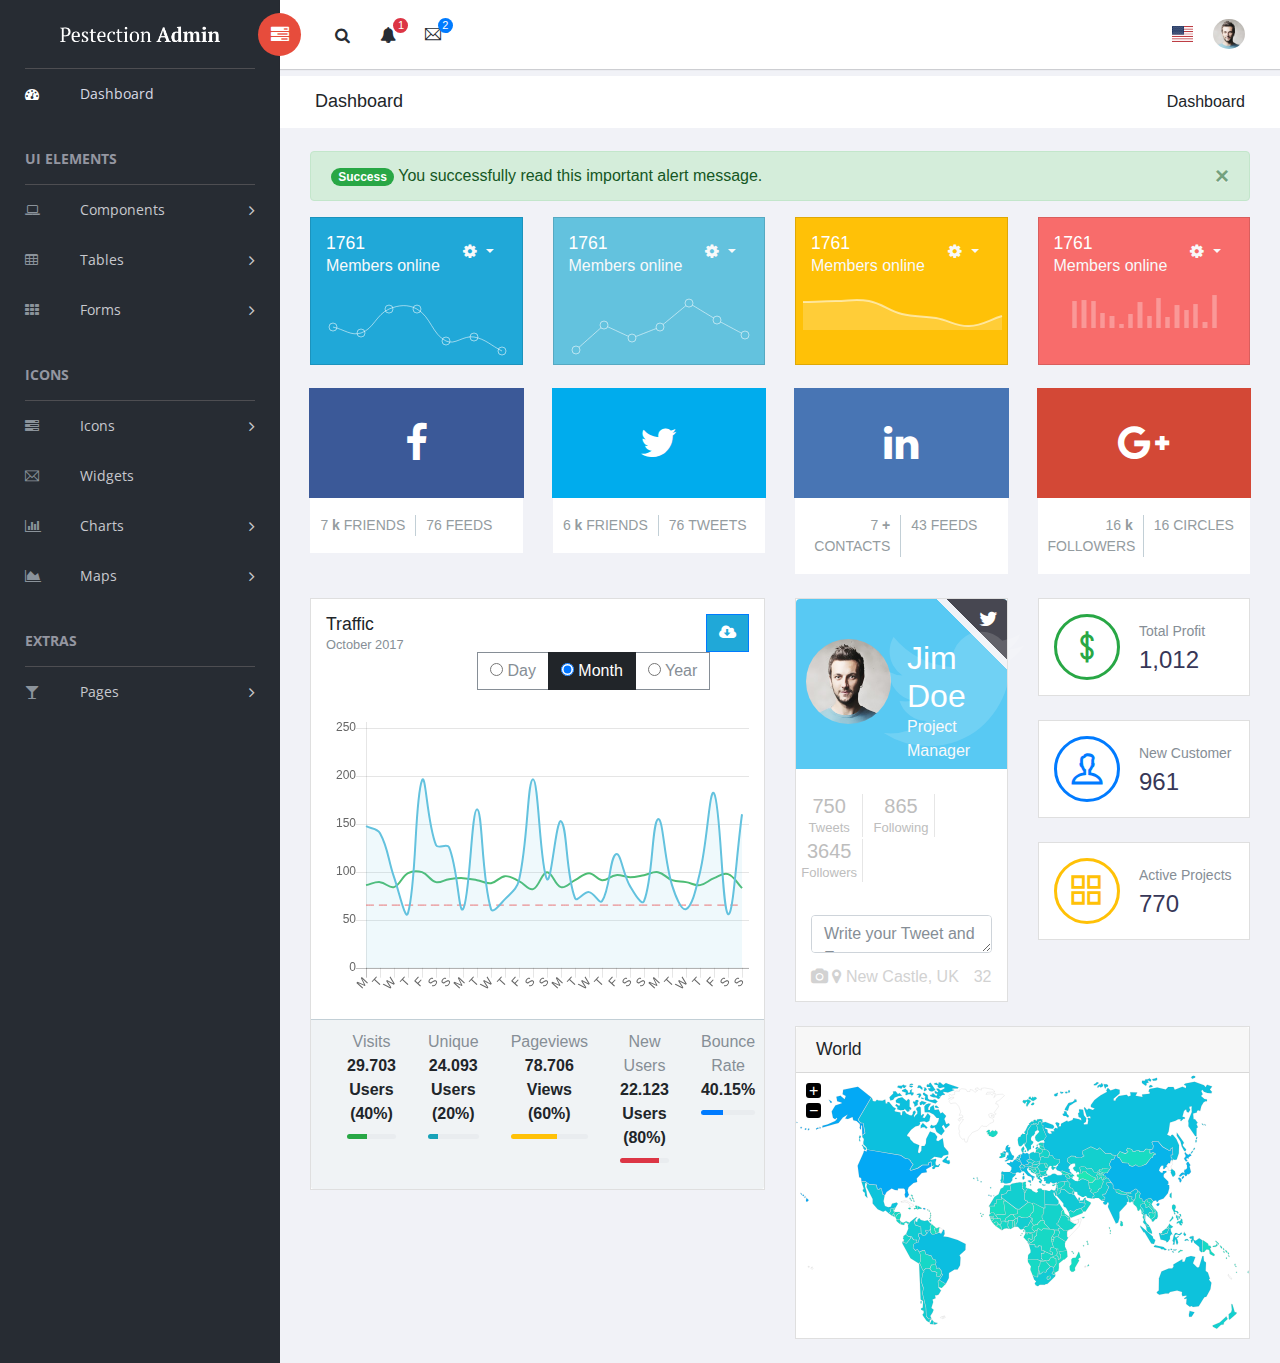
<file: static/pestectionadmin/index.html>
<!doctype html>
<!--[if lt IE 7]>      <html class="no-js lt-ie9 lt-ie8 lt-ie7" lang=""> <![endif]-->
<!--[if IE 7]>         <html class="no-js lt-ie9 lt-ie8" lang=""> <![endif]-->
<!--[if IE 8]>         <html class="no-js lt-ie9" lang=""> <![endif]-->
<!--[if gt IE 8]><!--> <html class="no-js" lang=""> <!--<![endif]-->
<head>
    <meta charset="utf-8">
    <meta http-equiv="X-UA-Compatible" content="IE=edge">
    <title>Sufee Admin - HTML5 Admin Template</title>
    <meta name="description" content="Sufee Admin - HTML5 Admin Template">
    <meta name="viewport" content="width=device-width, initial-scale=1">

    <link rel="apple-touch-icon" href="apple-icon.png">
    <link rel="shortcut icon" href="favicon.ico">

    <link rel="stylesheet" href="assets/css/normalize.css">
    <link rel="stylesheet" href="assets/css/bootstrap.min.css">
    <link rel="stylesheet" href="assets/css/font-awesome.min.css">
    <link rel="stylesheet" href="assets/css/themify-icons.css">
    <link rel="stylesheet" href="assets/css/flag-icon.min.css">
    <link rel="stylesheet" href="assets/css/cs-skin-elastic.css">
    <!-- <link rel="stylesheet" href="assets/css/bootstrap-select.less"> -->
    <link rel="stylesheet" href="assets/scss/style.css">
    <link href="assets/css/lib/vector-map/jqvmap.min.css" rel="stylesheet">

    <link href='https://fonts.googleapis.com/css?family=Open+Sans:400,600,700,800' rel='stylesheet' type='text/css'>

    <!-- <script type="text/javascript" src="https://cdn.jsdelivr.net/html5shiv/3.7.3/html5shiv.min.js"></script> -->

</head>
<body>


        <!-- Left Panel -->

    <aside id="left-panel" class="left-panel">
        <nav class="navbar navbar-expand-sm navbar-default">

            <div class="navbar-header">
                <button class="navbar-toggler" type="button" data-toggle="collapse" data-target="#main-menu" aria-controls="main-menu" aria-expanded="false" aria-label="Toggle navigation">
                    <i class="fa fa-bars"></i>
                </button>
                <a class="navbar-brand" href="./"><img src="images/logo.png" alt="Logo"></a>
                <a class="navbar-brand hidden" href="./"><img src="images/logo2.png" alt="Logo"></a>
            </div>

            <div id="main-menu" class="main-menu collapse navbar-collapse">
                <ul class="nav navbar-nav">
                    <li class="active">
                        <a href="index.html"> <i class="menu-icon fa fa-dashboard"></i>Dashboard </a>
                    </li>
                    <h3 class="menu-title">UI elements</h3><!-- /.menu-title -->
                    <li class="menu-item-has-children dropdown">
                        <a href="#" class="dropdown-toggle" data-toggle="dropdown" aria-haspopup="true" aria-expanded="false"> <i class="menu-icon fa fa-laptop"></i>Components</a>
                        <ul class="sub-menu children dropdown-menu">
                            <li><i class="fa fa-puzzle-piece"></i><a href="ui-buttons.html">Buttons</a></li>
                            <li><i class="fa fa-id-badge"></i><a href="ui-badges.html">Badges</a></li>
                            <li><i class="fa fa-bars"></i><a href="ui-tabs.html">Tabs</a></li>
                            <li><i class="fa fa-share-square-o"></i><a href="ui-social-buttons.html">Social Buttons</a></li>
                            <li><i class="fa fa-id-card-o"></i><a href="ui-cards.html">Cards</a></li>
                            <li><i class="fa fa-exclamation-triangle"></i><a href="ui-alerts.html">Alerts</a></li>
                            <li><i class="fa fa-spinner"></i><a href="ui-progressbar.html">Progress Bars</a></li>
                            <li><i class="fa fa-fire"></i><a href="ui-modals.html">Modals</a></li>
                            <li><i class="fa fa-book"></i><a href="ui-switches.html">Switches</a></li>
                            <li><i class="fa fa-th"></i><a href="ui-grids.html">Grids</a></li>
                            <li><i class="fa fa-file-word-o"></i><a href="ui-typgraphy.html">Typography</a></li>
                        </ul>
                    </li>
                    <li class="menu-item-has-children dropdown">
                        <a href="#" class="dropdown-toggle" data-toggle="dropdown" aria-haspopup="true" aria-expanded="false"> <i class="menu-icon fa fa-table"></i>Tables</a>
                        <ul class="sub-menu children dropdown-menu">
                            <li><i class="fa fa-table"></i><a href="tables-basic.html">Basic Table</a></li>
                            <li><i class="fa fa-table"></i><a href="tables-data.html">Data Table</a></li>
                        </ul>
                    </li>
                    <li class="menu-item-has-children dropdown">
                        <a href="#" class="dropdown-toggle" data-toggle="dropdown" aria-haspopup="true" aria-expanded="false"> <i class="menu-icon fa fa-th"></i>Forms</a>
                        <ul class="sub-menu children dropdown-menu">
                            <li><i class="menu-icon fa fa-th"></i><a href="forms-basic.html">Basic Form</a></li>
                            <li><i class="menu-icon fa fa-th"></i><a href="forms-advanced.html">Advanced Form</a></li>
                        </ul>
                    </li>

                    <h3 class="menu-title">Icons</h3><!-- /.menu-title -->

                    <li class="menu-item-has-children dropdown">
                        <a href="#" class="dropdown-toggle" data-toggle="dropdown" aria-haspopup="true" aria-expanded="false"> <i class="menu-icon fa fa-tasks"></i>Icons</a>
                        <ul class="sub-menu children dropdown-menu">
                            <li><i class="menu-icon fa fa-fort-awesome"></i><a href="font-fontawesome.html">Font Awesome</a></li>
                            <li><i class="menu-icon ti-themify-logo"></i><a href="font-themify.html">Themefy Icons</a></li>
                        </ul>
                    </li>
                    <li>
                        <a href="widgets.html"> <i class="menu-icon ti-email"></i>Widgets </a>
                    </li>
                    <li class="menu-item-has-children dropdown">
                        <a href="#" class="dropdown-toggle" data-toggle="dropdown" aria-haspopup="true" aria-expanded="false"> <i class="menu-icon fa fa-bar-chart"></i>Charts</a>
                        <ul class="sub-menu children dropdown-menu">
                            <li><i class="menu-icon fa fa-line-chart"></i><a href="charts-chartjs.html">Chart JS</a></li>
                            <li><i class="menu-icon fa fa-area-chart"></i><a href="charts-flot.html">Flot Chart</a></li>
                            <li><i class="menu-icon fa fa-pie-chart"></i><a href="charts-peity.html">Peity Chart</a></li>
                        </ul>
                    </li>

                    <li class="menu-item-has-children dropdown">
                        <a href="#" class="dropdown-toggle" data-toggle="dropdown" aria-haspopup="true" aria-expanded="false"> <i class="menu-icon fa fa-area-chart"></i>Maps</a>
                        <ul class="sub-menu children dropdown-menu">
                            <li><i class="menu-icon fa fa-map-o"></i><a href="maps-gmap.html">Google Maps</a></li>
                            <li><i class="menu-icon fa fa-street-view"></i><a href="maps-vector.html">Vector Maps</a></li>
                        </ul>
                    </li>
                    <h3 class="menu-title">Extras</h3><!-- /.menu-title -->
                    <li class="menu-item-has-children dropdown">
                        <a href="#" class="dropdown-toggle" data-toggle="dropdown" aria-haspopup="true" aria-expanded="false"> <i class="menu-icon fa fa-glass"></i>Pages</a>
                        <ul class="sub-menu children dropdown-menu">
                            <li><i class="menu-icon fa fa-sign-in"></i><a href="page-login.html">Login</a></li>
                            <li><i class="menu-icon fa fa-sign-in"></i><a href="page-register.html">Register</a></li>
                            <li><i class="menu-icon fa fa-paper-plane"></i><a href="pages-forget.html">Forget Pass</a></li>
                        </ul>
                    </li>
                </ul>
            </div><!-- /.navbar-collapse -->
        </nav>
    </aside><!-- /#left-panel -->

    <!-- Left Panel -->

    <!-- Right Panel -->

    <div id="right-panel" class="right-panel">

        <!-- Header-->
        <header id="header" class="header">

            <div class="header-menu">

                <div class="col-sm-7">
                    <a id="menuToggle" class="menutoggle pull-left"><i class="fa fa fa-tasks"></i></a>
                    <div class="header-left">
                        <button class="search-trigger"><i class="fa fa-search"></i></button>
                        <div class="form-inline">
                            <form class="search-form">
                                <input class="form-control mr-sm-2" type="text" placeholder="Search ..." aria-label="Search">
                                <button class="search-close" type="submit"><i class="fa fa-close"></i></button>
                            </form>
                        </div>

                        <div class="dropdown for-notification">
                          <button class="btn btn-secondary dropdown-toggle" type="button" id="notification" data-toggle="dropdown" aria-haspopup="true" aria-expanded="false">
                            <i class="fa fa-bell"></i>
                            <span class="count bg-danger">5</span>
                          </button>
                          <div class="dropdown-menu" aria-labelledby="notification">
                            <p class="red">You have 3 Notification</p>
                            <a class="dropdown-item media bg-flat-color-1" href="#">
                                <i class="fa fa-check"></i>
                                <p>Server #1 overloaded.</p>
                            </a>
                            <a class="dropdown-item media bg-flat-color-4" href="#">
                                <i class="fa fa-info"></i>
                                <p>Server #2 overloaded.</p>
                            </a>
                            <a class="dropdown-item media bg-flat-color-5" href="#">
                                <i class="fa fa-warning"></i>
                                <p>Server #3 overloaded.</p>
                            </a>
                          </div>
                        </div>

                        <div class="dropdown for-message">
                          <button class="btn btn-secondary dropdown-toggle" type="button"
                                id="message"
                                data-toggle="dropdown" aria-haspopup="true" aria-expanded="false">
                            <i class="ti-email"></i>
                            <span class="count bg-primary">9</span>
                          </button>
                          <div class="dropdown-menu" aria-labelledby="message">
                            <p class="red">You have 4 Mails</p>
                            <a class="dropdown-item media bg-flat-color-1" href="#">
                                <span class="photo media-left"><img alt="avatar" src="images/avatar/1.jpg"></span>
                                <span class="message media-body">
                                    <span class="name float-left">Jonathan Smith</span>
                                    <span class="time float-right">Just now</span>
                                        <p>Hello, this is an example msg</p>
                                </span>
                            </a>
                            <a class="dropdown-item media bg-flat-color-4" href="#">
                                <span class="photo media-left"><img alt="avatar" src="images/avatar/2.jpg"></span>
                                <span class="message media-body">
                                    <span class="name float-left">Jack Sanders</span>
                                    <span class="time float-right">5 minutes ago</span>
                                        <p>Lorem ipsum dolor sit amet, consectetur</p>
                                </span>
                            </a>
                            <a class="dropdown-item media bg-flat-color-5" href="#">
                                <span class="photo media-left"><img alt="avatar" src="images/avatar/3.jpg"></span>
                                <span class="message media-body">
                                    <span class="name float-left">Cheryl Wheeler</span>
                                    <span class="time float-right">10 minutes ago</span>
                                        <p>Hello, this is an example msg</p>
                                </span>
                            </a>
                            <a class="dropdown-item media bg-flat-color-3" href="#">
                                <span class="photo media-left"><img alt="avatar" src="images/avatar/4.jpg"></span>
                                <span class="message media-body">
                                    <span class="name float-left">Rachel Santos</span>
                                    <span class="time float-right">15 minutes ago</span>
                                        <p>Lorem ipsum dolor sit amet, consectetur</p>
                                </span>
                            </a>
                          </div>
                        </div>
                    </div>
                </div>

                <div class="col-sm-5">
                    <div class="user-area dropdown float-right">
                        <a href="#" class="dropdown-toggle" data-toggle="dropdown" aria-haspopup="true" aria-expanded="false">
                            <img class="user-avatar rounded-circle" src="images/admin.jpg" alt="User Avatar">
                        </a>

                        <div class="user-menu dropdown-menu">
                                <a class="nav-link" href="#"><i class="fa fa- user"></i>My Profile</a>

                                <a class="nav-link" href="#"><i class="fa fa- user"></i>Notifications <span class="count">13</span></a>

                                <a class="nav-link" href="#"><i class="fa fa -cog"></i>Settings</a>

                                <a class="nav-link" href="#"><i class="fa fa-power -off"></i>Logout</a>
                        </div>
                    </div>

                    <div class="language-select dropdown" id="language-select">
                        <a class="dropdown-toggle" href="#" data-toggle="dropdown"  id="language" aria-haspopup="true" aria-expanded="true">
                            <i class="flag-icon flag-icon-us"></i>
                        </a>
                        <div class="dropdown-menu" aria-labelledby="language" >
                            <div class="dropdown-item">
                                <span class="flag-icon flag-icon-fr"></span>
                            </div>
                            <div class="dropdown-item">
                                <i class="flag-icon flag-icon-es"></i>
                            </div>
                            <div class="dropdown-item">
                                <i class="flag-icon flag-icon-us"></i>
                            </div>
                            <div class="dropdown-item">
                                <i class="flag-icon flag-icon-it"></i>
                            </div>
                        </div>
                    </div>

                </div>
            </div>

        </header><!-- /header -->
        <!-- Header-->

        <div class="breadcrumbs">
            <div class="col-sm-4">
                <div class="page-header float-left">
                    <div class="page-title">
                        <h1>Dashboard</h1>
                    </div>
                </div>
            </div>
            <div class="col-sm-8">
                <div class="page-header float-right">
                    <div class="page-title">
                        <ol class="breadcrumb text-right">
                            <li class="active">Dashboard</li>
                        </ol>
                    </div>
                </div>
            </div>
        </div>

        <div class="content mt-3">

            <div class="col-sm-12">
                <div class="alert  alert-success alert-dismissible fade show" role="alert">
                  <span class="badge badge-pill badge-success">Success</span> You successfully read this important alert message.
                    <button type="button" class="close" data-dismiss="alert" aria-label="Close">
                        <span aria-hidden="true">&times;</span>
                    </button>
                </div>
            </div>


           <div class="col-sm-6 col-lg-3">
                <div class="card text-white bg-flat-color-1">
                    <div class="card-body pb-0">
                        <div class="dropdown float-right">
                            <button class="btn bg-transparent dropdown-toggle theme-toggle text-light" type="button" id="dropdownMenuButton" data-toggle="dropdown">
                                <i class="fa fa-cog"></i>
                            </button>
                            <div class="dropdown-menu" aria-labelledby="dropdownMenuButton">
                                <div class="dropdown-menu-content">
                                    <a class="dropdown-item" href="#">Action</a>
                                    <a class="dropdown-item" href="#">Another action</a>
                                    <a class="dropdown-item" href="#">Something else here</a>
                                </div>
                            </div>
                        </div>
                        <h4 class="mb-0">
                            <span class="count">10468</span>
                        </h4>
                        <p class="text-light">Members online</p>

                        <div class="chart-wrapper px-0" style="height:70px;" height="70"/>
                            <canvas id="widgetChart1"></canvas>
                        </div>

                    </div>

                </div>
            </div>
            <!--/.col-->

            <div class="col-sm-6 col-lg-3">
                <div class="card text-white bg-flat-color-2">
                    <div class="card-body pb-0">
                        <div class="dropdown float-right">
                            <button class="btn bg-transparent dropdown-toggle theme-toggle text-light" type="button" id="dropdownMenuButton" data-toggle="dropdown">
                                <i class="fa fa-cog"></i>
                            </button>
                            <div class="dropdown-menu" aria-labelledby="dropdownMenuButton">
                                <div class="dropdown-menu-content">
                                    <a class="dropdown-item" href="#">Action</a>
                                    <a class="dropdown-item" href="#">Another action</a>
                                    <a class="dropdown-item" href="#">Something else here</a>
                                </div>
                            </div>
                        </div>
                        <h4 class="mb-0">
                            <span class="count">10468</span>
                        </h4>
                        <p class="text-light">Members online</p>

                        <div class="chart-wrapper px-0" style="height:70px;" height="70"/>
                            <canvas id="widgetChart2"></canvas>
                        </div>

                    </div>
                </div>
            </div>
            <!--/.col-->

            <div class="col-sm-6 col-lg-3">
                <div class="card text-white bg-flat-color-3">
                    <div class="card-body pb-0">
                        <div class="dropdown float-right">
                            <button class="btn bg-transparent dropdown-toggle theme-toggle text-light" type="button" id="dropdownMenuButton" data-toggle="dropdown">
                                <i class="fa fa-cog"></i>
                            </button>
                            <div class="dropdown-menu" aria-labelledby="dropdownMenuButton">
                                <div class="dropdown-menu-content">
                                    <a class="dropdown-item" href="#">Action</a>
                                    <a class="dropdown-item" href="#">Another action</a>
                                    <a class="dropdown-item" href="#">Something else here</a>
                                </div>
                            </div>
                        </div>
                        <h4 class="mb-0">
                            <span class="count">10468</span>
                        </h4>
                        <p class="text-light">Members online</p>

                    </div>

                        <div class="chart-wrapper px-0" style="height:70px;" height="70"/>
                            <canvas id="widgetChart3"></canvas>
                        </div>
                </div>
            </div>
            <!--/.col-->

            <div class="col-sm-6 col-lg-3">
                <div class="card text-white bg-flat-color-4">
                    <div class="card-body pb-0">
                        <div class="dropdown float-right">
                            <button class="btn bg-transparent dropdown-toggle theme-toggle text-light" type="button" id="dropdownMenuButton" data-toggle="dropdown">
                                <i class="fa fa-cog"></i>
                            </button>
                            <div class="dropdown-menu" aria-labelledby="dropdownMenuButton">
                                <div class="dropdown-menu-content">
                                    <a class="dropdown-item" href="#">Action</a>
                                    <a class="dropdown-item" href="#">Another action</a>
                                    <a class="dropdown-item" href="#">Something else here</a>
                                </div>
                            </div>
                        </div>
                        <h4 class="mb-0">
                            <span class="count">10468</span>
                        </h4>
                        <p class="text-light">Members online</p>

                        <div class="chart-wrapper px-3" style="height:70px;" height="70"/>
                            <canvas id="widgetChart4"></canvas>
                        </div>

                    </div>
                </div>
            </div>
            <!--/.col-->

            <div class="col-lg-3 col-md-6">
                <div class="social-box facebook">
                    <i class="fa fa-facebook"></i>
                    <ul>
                        <li>
                            <sctrong><span class="count">40</span> k</strong>
                            <span>friends</span>
                        </li>
                        <li>
                            <sctrong><span class="count">450</span></strong>
                            <span>feeds</span>
                        </li>
                    </ul>
                </div>
                <!--/social-box-->
            </div><!--/.col-->


            <div class="col-lg-3 col-md-6">
                <div class="social-box twitter">
                    <i class="fa fa-twitter"></i>
                    <ul>
                        <li>
                            <sctrong><span class="count">30</span> k</strong>
                            <span>friends</span>
                        </li>
                        <li>
                            <sctrong><span class="count">450</span></strong>
                            <span>tweets</span>
                        </li>
                    </ul>
                </div>
                <!--/social-box-->
            </div><!--/.col-->


            <div class="col-lg-3 col-md-6">
                <div class="social-box linkedin">
                    <i class="fa fa-linkedin"></i>
                    <ul>
                        <li>
                            <sctrong><span class="count">40</span> +</strong>
                            <span>contacts</span>
                        </li>
                        <li>
                            <sctrong><span class="count">250</span></strong>
                            <span>feeds</span>
                        </li>
                    </ul>
                </div>
                <!--/social-box-->
            </div><!--/.col-->


            <div class="col-lg-3 col-md-6">
                <div class="social-box google-plus">
                    <i class="fa fa-google-plus"></i>
                    <ul>
                        <li>
                            <sctrong><span class="count">94</span> k</strong>
                            <span>followers</span>
                        </li>
                        <li>
                            <sctrong><span class="count">92</span></strong>
                            <span>circles</span>
                        </li>
                    </ul>
                </div>
                <!--/social-box-->
            </div><!--/.col-->

            <div class="col-xl-6">
                <div class="card">
                    <div class="card-body">
                        <div class="row">
                            <div class="col-sm-4">
                                <h4 class="card-title mb-0">Traffic</h4>
                                <div class="small text-muted">October 2017</div>
                            </div>
                            <!--/.col-->
                            <div class="col-sm-8 hidden-sm-down">
                                <button type="button" class="btn btn-primary float-right bg-flat-color-1"><i class="fa fa-cloud-download"></i></button>
                                <div class="btn-toolbar float-right" role="toolbar" aria-label="Toolbar with button groups">
                                    <div class="btn-group mr-3" data-toggle="buttons" aria-label="First group">
                                        <label class="btn btn-outline-secondary">
                                            <input type="radio" name="options" id="option1"> Day
                                        </label>
                                        <label class="btn btn-outline-secondary active">
                                            <input type="radio" name="options" id="option2" checked=""> Month
                                        </label>
                                        <label class="btn btn-outline-secondary">
                                            <input type="radio" name="options" id="option3"> Year
                                        </label>
                                    </div>
                                </div>
                            </div><!--/.col-->


                        </div><!--/.row-->
                        <div class="chart-wrapper mt-4" />
                            <canvas id="trafficChart" style="height:200px;" height="200"></canvas>
                        </div>

                    </div>
                    <div class="card-footer">
                        <ul>
                            <li>
                                <div class="text-muted">Visits</div>
                                <strong>29.703 Users (40%)</strong>
                                <div class="progress progress-xs mt-2" style="height: 5px;">
                                    <div class="progress-bar bg-success" role="progressbar" style="width: 40%;" aria-valuenow="40" aria-valuemin="0" aria-valuemax="100"></div>
                                </div>
                            </li>
                            <li class="hidden-sm-down">
                                <div class="text-muted">Unique</div>
                                <strong>24.093 Users (20%)</strong>
                                <div class="progress progress-xs mt-2" style="height: 5px;">
                                    <div class="progress-bar bg-info" role="progressbar" style="width: 20%;" aria-valuenow="20" aria-valuemin="0" aria-valuemax="100"></div>
                                </div>
                            </li>
                            <li>
                                <div class="text-muted">Pageviews</div>
                                <strong>78.706 Views (60%)</strong>
                                <div class="progress progress-xs mt-2" style="height: 5px;">
                                    <div class="progress-bar bg-warning" role="progressbar" style="width: 60%;" aria-valuenow="60" aria-valuemin="0" aria-valuemax="100"></div>
                                </div>
                            </li>
                            <li class="hidden-sm-down">
                                <div class="text-muted">New Users</div>
                                <strong>22.123 Users (80%)</strong>
                                <div class="progress progress-xs mt-2" style="height: 5px;">
                                    <div class="progress-bar bg-danger" role="progressbar" style="width: 80%;" aria-valuenow="80" aria-valuemin="0" aria-valuemax="100"></div>
                                </div>
                            </li>
                            <li class="hidden-sm-down">
                                <div class="text-muted">Bounce Rate</div>
                                <strong>40.15%</strong>
                                <div class="progress progress-xs mt-2" style="height: 5px;">
                                    <div class="progress-bar" role="progressbar" style="width: 40%;" aria-valuenow="40" aria-valuemin="0" aria-valuemax="100"></div>
                                </div>
                            </li>
                        </ul>
                    </div>
                </div>
            </div>

           <div class="col-xl-3 col-lg-6">
                <section class="card">
                    <div class="twt-feed blue-bg">
                        <div class="corner-ribon black-ribon">
                            <i class="fa fa-twitter"></i>
                        </div>
                        <div class="fa fa-twitter wtt-mark"></div>

                        <div class="media">
                            <a href="#">
                                <img class="align-self-center rounded-circle mr-3" style="width:85px; height:85px;" alt="" src="images/admin.jpg">
                            </a>
                            <div class="media-body">
                                <h2 class="text-white display-6">Jim Doe</h2>
                                <p class="text-light">Project Manager</p>
                            </div>
                        </div>
                    </div>
                    <div class="weather-category twt-category">
                        <ul>
                            <li class="active">
                                <h5>750</h5>
                                Tweets
                            </li>
                            <li>
                                <h5>865</h5>
                                Following
                            </li>
                            <li>
                                <h5>3645</h5>
                                Followers
                            </li>
                        </ul>
                    </div>
                    <div class="twt-write col-sm-12">
                        <textarea placeholder="Write your Tweet and Enter" rows="1" class="form-control t-text-area"></textarea>
                    </div>
                    <footer class="twt-footer">
                        <a href="#"><i class="fa fa-camera"></i></a>
                        <a href="#"><i class="fa fa-map-marker"></i></a>
                        New Castle, UK
                        <span class="pull-right">
                            32
                        </span>
                    </footer>
                </section>
            </div>


            <div class="col-xl-3 col-lg-6">
                <div class="card">
                    <div class="card-body">
                        <div class="stat-widget-one">
                            <div class="stat-icon dib"><i class="ti-money text-success border-success"></i></div>
                            <div class="stat-content dib">
                                <div class="stat-text">Total Profit</div>
                                <div class="stat-digit">1,012</div>
                            </div>
                        </div>
                    </div>
                </div>
            </div>


            <div class="col-xl-3 col-lg-6">
                <div class="card">
                    <div class="card-body">
                        <div class="stat-widget-one">
                            <div class="stat-icon dib"><i class="ti-user text-primary border-primary"></i></div>
                            <div class="stat-content dib">
                                <div class="stat-text">New Customer</div>
                                <div class="stat-digit">961</div>
                            </div>
                        </div>
                    </div>
                </div>
            </div>

            <div class="col-xl-3 col-lg-6">
                <div class="card">
                    <div class="card-body">
                        <div class="stat-widget-one">
                            <div class="stat-icon dib"><i class="ti-layout-grid2 text-warning border-warning"></i></div>
                            <div class="stat-content dib">
                                <div class="stat-text">Active Projects</div>
                                <div class="stat-digit">770</div>
                            </div>
                        </div>
                    </div>
                </div>
            </div>

            <div class="col-xl-6">
                <div class="card" >
                    <div class="card-header">
                        <h4>World</h4>
                    </div>
                    <div class="Vector-map-js">
                        <div id="vmap" class="vmap" style="height: 265px;"></div>
                    </div>
                </div>
                <!-- /# card -->
            </div>


        </div> <!-- .content -->

       
    </div><!-- /#right-panel -->

    <!-- Right Panel -->

    <script src="assets/js/vendor/jquery-2.1.4.min.js"></script>
    <script src="https://cdnjs.cloudflare.com/ajax/libs/popper.js/1.12.3/umd/popper.min.js"></script>
    <script src="assets/js/plugins.js"></script>
    <script src="assets/js/main.js"></script>


    <script src="assets/js/lib/chart-js/Chart.bundle.js"></script>
    <script src="assets/js/dashboard.js"></script>
    <script src="assets/js/widgets.js"></script>
    <script src="assets/js/lib/vector-map/jquery.vmap.js"></script>
    <script src="assets/js/lib/vector-map/jquery.vmap.min.js"></script>
    <script src="assets/js/lib/vector-map/jquery.vmap.sampledata.js"></script>
    <script src="assets/js/lib/vector-map/country/jquery.vmap.world.js"></script>
    <script>
        ( function ( $ ) {
            "use strict";

            jQuery( '#vmap' ).vectorMap( {
                map: 'world_en',
                backgroundColor: null,
                color: '#ffffff',
                hoverOpacity: 0.7,
                selectedColor: '#1de9b6',
                enableZoom: true,
                showTooltip: true,
                values: sample_data,
                scaleColors: [ '#1de9b6', '#03a9f5' ],
                normalizeFunction: 'polynomial'
            } );
        } )( jQuery );
    </script>

</body>
</html>
</file>
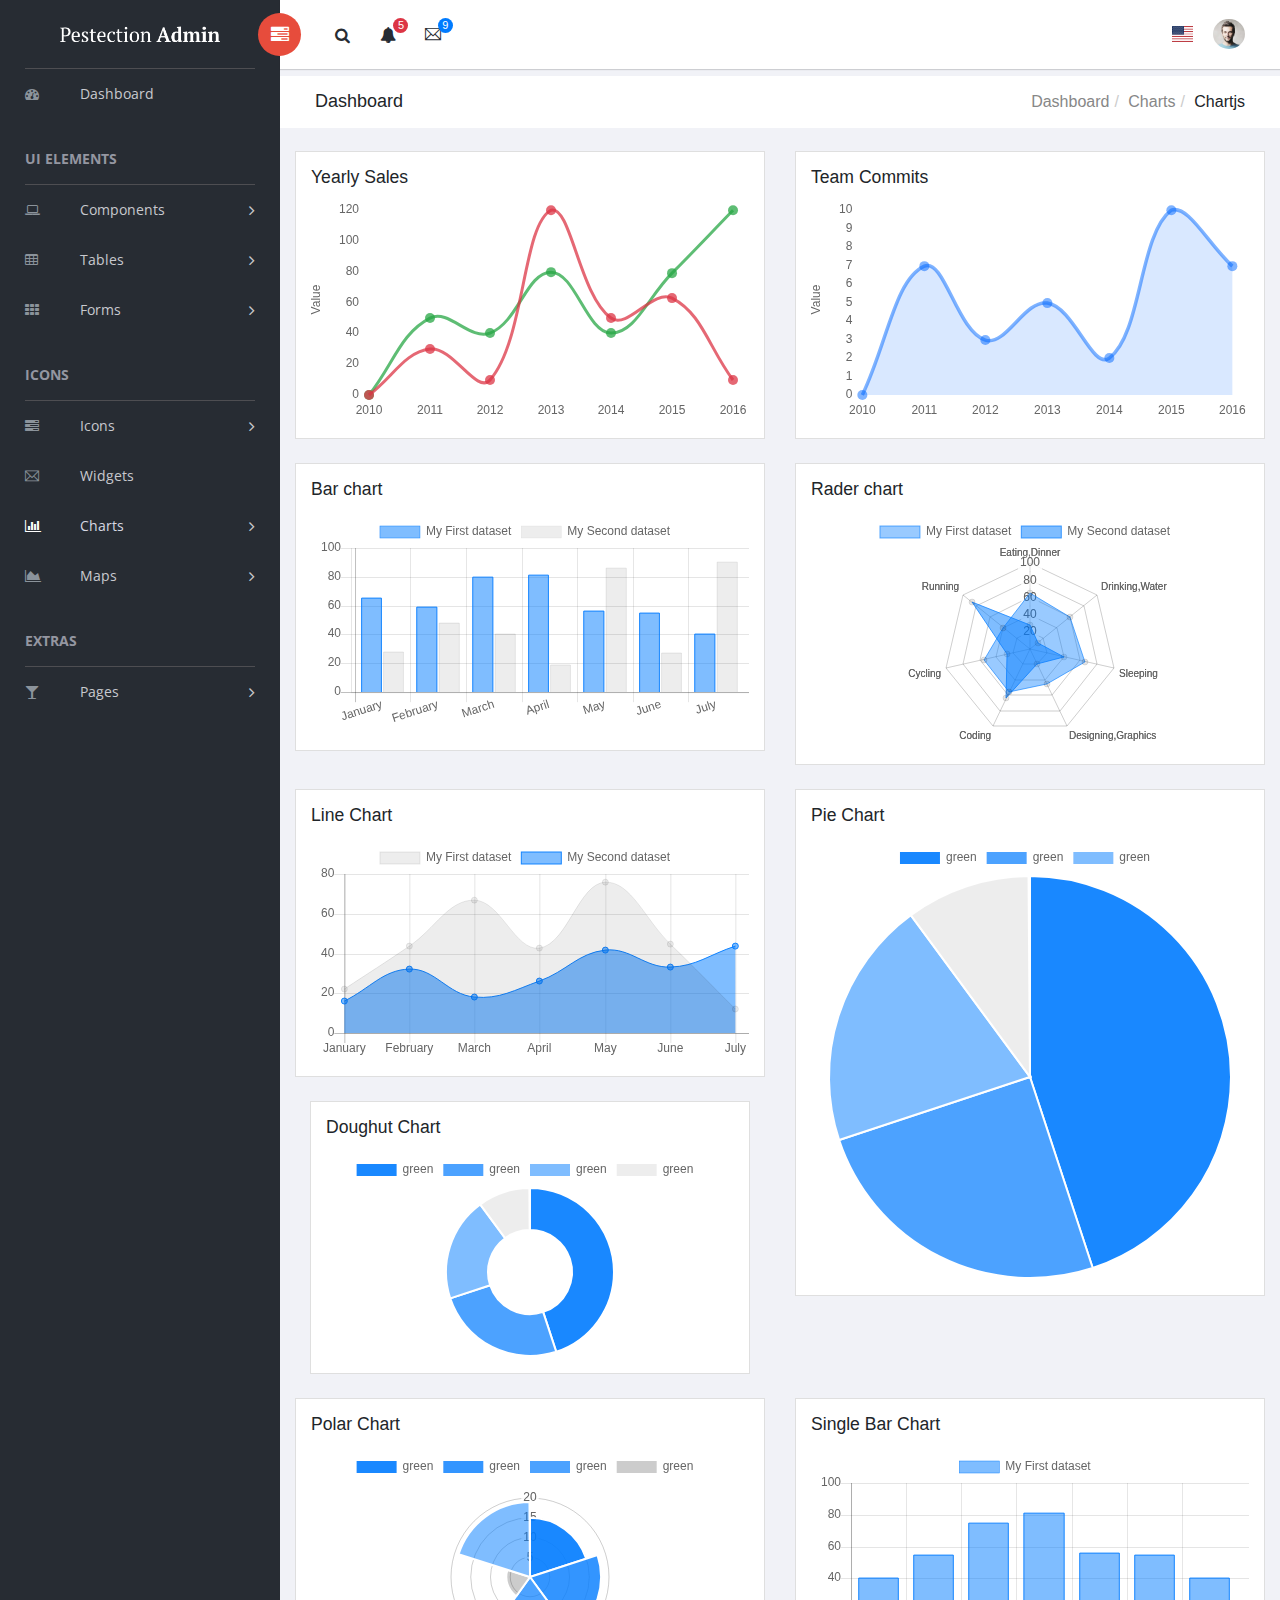
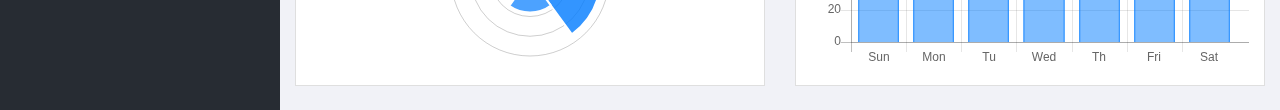
<file: static/pestectionadmin/charts-chartjs.html>
<!doctype html>
<!--[if lt IE 7]>      <html class="no-js lt-ie9 lt-ie8 lt-ie7" lang=""> <![endif]-->
<!--[if IE 7]>         <html class="no-js lt-ie9 lt-ie8" lang=""> <![endif]-->
<!--[if IE 8]>         <html class="no-js lt-ie9" lang=""> <![endif]-->
<!--[if gt IE 8]><!--> <html class="no-js" lang=""> <!--<![endif]-->
<head>
    <meta charset="utf-8">
    <meta http-equiv="X-UA-Compatible" content="IE=edge">
    <title>Sufee Admin - HTML5 Admin Template</title>
    <meta name="description" content="Sufee Admin - HTML5 Admin Template">
    <meta name="viewport" content="width=device-width, initial-scale=1">

    <link rel="apple-touch-icon" href="apple-icon.png">
    <link rel="shortcut icon" href="favicon.ico">

    <link rel="stylesheet" href="assets/css/normalize.css">
    <link rel="stylesheet" href="assets/css/bootstrap.min.css">
    <link rel="stylesheet" href="assets/css/font-awesome.min.css">
    <link rel="stylesheet" href="assets/css/themify-icons.css">
    <link rel="stylesheet" href="assets/css/flag-icon.min.css">
    <link rel="stylesheet" href="assets/css/cs-skin-elastic.css">
    <!-- <link rel="stylesheet" href="assets/css/bootstrap-select.less"> -->
    <link rel="stylesheet" href="assets/scss/style.css">

    <link href='https://fonts.googleapis.com/css?family=Open+Sans:400,600,700,800' rel='stylesheet' type='text/css'>

    <!-- <script type="text/javascript" src="https://cdn.jsdelivr.net/html5shiv/3.7.3/html5shiv.min.js"></script> -->

</head>
<body>
        <!-- Left Panel -->

    <aside id="left-panel" class="left-panel">
        <nav class="navbar navbar-expand-sm navbar-default">

            <div class="navbar-header">
                <button class="navbar-toggler" type="button" data-toggle="collapse" data-target="#main-menu" aria-controls="main-menu" aria-expanded="false" aria-label="Toggle navigation">
                    <i class="fa fa-bars"></i>
                </button>
                <a class="navbar-brand" href="./"><img src="images/logo.png" alt="Logo"></a>
                <a class="navbar-brand hidden" href="./"><img src="images/logo2.png" alt="Logo"></a>
            </div>

            <div id="main-menu" class="main-menu collapse navbar-collapse">
                <ul class="nav navbar-nav">
                    <li>
                        <a href="index.html"> <i class="menu-icon fa fa-dashboard"></i>Dashboard </a>
                    </li>
                    <h3 class="menu-title">UI elements</h3><!-- /.menu-title -->
                    <li class="menu-item-has-children dropdown">
                        <a href="#" class="dropdown-toggle" data-toggle="dropdown" aria-haspopup="true" aria-expanded="false"> <i class="menu-icon fa fa-laptop"></i>Components</a>
                        <ul class="sub-menu children dropdown-menu">
                            <li><i class="fa fa-puzzle-piece"></i><a href="ui-buttons.html">Buttons</a></li>
                            <li><i class="fa fa-id-badge"></i><a href="ui-badges.html">Badges</a></li>
                            <li><i class="fa fa-bars"></i><a href="ui-tabs.html">Tabs</a></li>
                            <li><i class="fa fa-share-square-o"></i><a href="ui-social-buttons.html">Social Buttons</a></li>
                            <li><i class="fa fa-id-card-o"></i><a href="ui-cards.html">Cards</a></li>
                            <li><i class="fa fa-exclamation-triangle"></i><a href="ui-alerts.html">Alerts</a></li>
                            <li><i class="fa fa-spinner"></i><a href="ui-progressbar.html">Progress Bars</a></li>
                            <li><i class="fa fa-fire"></i><a href="ui-modals.html">Modals</a></li>
                            <li><i class="fa fa-book"></i><a href="ui-switches.html">Switches</a></li>
                            <li><i class="fa fa-th"></i><a href="ui-grids.html">Grids</a></li>
                            <li><i class="fa fa-file-word-o"></i><a href="ui-typgraphy.html">Typography</a></li>
                        </ul>
                    </li>
                    <li class="menu-item-has-children dropdown">
                        <a href="#" class="dropdown-toggle" data-toggle="dropdown" aria-haspopup="true" aria-expanded="false"> <i class="menu-icon fa fa-table"></i>Tables</a>
                        <ul class="sub-menu children dropdown-menu">
                            <li><i class="fa fa-table"></i><a href="tables-basic.html">Basic Table</a></li>
                            <li><i class="fa fa-table"></i><a href="tables-data.html">Data Table</a></li>
                        </ul>
                    </li>
                    <li class="menu-item-has-children dropdown">
                        <a href="#" class="dropdown-toggle" data-toggle="dropdown" aria-haspopup="true" aria-expanded="false"> <i class="menu-icon fa fa-th"></i>Forms</a>
                        <ul class="sub-menu children dropdown-menu">
                            <li><i class="menu-icon fa fa-th"></i><a href="forms-basic.html">Basic Form</a></li>
                            <li><i class="menu-icon fa fa-th"></i><a href="forms-advanced.html">Advanced Form</a></li>
                        </ul>
                    </li>

                    <h3 class="menu-title">Icons</h3><!-- /.menu-title -->

                    <li class="menu-item-has-children dropdown">
                        <a href="#" class="dropdown-toggle" data-toggle="dropdown" aria-haspopup="true" aria-expanded="false"> <i class="menu-icon fa fa-tasks"></i>Icons</a>
                        <ul class="sub-menu children dropdown-menu">
                            <li><i class="menu-icon fa fa-fort-awesome"></i><a href="font-fontawesome.html">Font Awesome</a></li>
                            <li><i class="menu-icon ti-themify-logo"></i><a href="font-themify.html">Themefy Icons</a></li>
                        </ul>
                    </li>
                    <li>
                        <a href="widgets.html"> <i class="menu-icon ti-email"></i>Widgets </a>
                    </li>
                    <li class="menu-item-has-children active dropdown">
                        <a href="#" class="dropdown-toggle" data-toggle="dropdown" aria-haspopup="true" aria-expanded="false"> <i class="menu-icon fa fa-bar-chart"></i>Charts</a>
                        <ul class="sub-menu children dropdown-menu">
                            <li><i class="menu-icon fa fa-line-chart"></i><a href="charts-chartjs.html">Chart JS</a></li>
                            <li><i class="menu-icon fa fa-area-chart"></i><a href="charts-flot.html">Flot Chart</a></li>
                            <li><i class="menu-icon fa fa-pie-chart"></i><a href="charts-peity.html">Peity Chart</a></li>
                        </ul>
                    </li>

                    <li class="menu-item-has-children dropdown">
                        <a href="#" class="dropdown-toggle" data-toggle="dropdown" aria-haspopup="true" aria-expanded="false"> <i class="menu-icon fa fa-area-chart"></i>Maps</a>
                        <ul class="sub-menu children dropdown-menu">
                            <li><i class="menu-icon fa fa-map-o"></i><a href="maps-gmap.html">Google Maps</a></li>
                            <li><i class="menu-icon fa fa-street-view"></i><a href="maps-vector.html">Vector Maps</a></li>
                        </ul>
                    </li>
                    <h3 class="menu-title">Extras</h3><!-- /.menu-title -->
                    <li class="menu-item-has-children dropdown">
                        <a href="#" class="dropdown-toggle" data-toggle="dropdown" aria-haspopup="true" aria-expanded="false"> <i class="menu-icon fa fa-glass"></i>Pages</a>
                        <ul class="sub-menu children dropdown-menu">
                            <li><i class="menu-icon fa fa-sign-in"></i><a href="page-login.html">Login</a></li>
                            <li><i class="menu-icon fa fa-sign-in"></i><a href="page-register.html">Register</a></li>
                            <li><i class="menu-icon fa fa-paper-plane"></i><a href="pages-forget.html">Forget Pass</a></li>
                        </ul>
                    </li>
                </ul>
            </div><!-- /.navbar-collapse -->
        </nav>
    </aside><!-- /#left-panel -->

    <!-- Left Panel -->

    <!-- Right Panel -->

    <div id="right-panel" class="right-panel">

        <!-- Header-->
        <header id="header" class="header">

            <div class="header-menu">

                <div class="col-sm-7">
                    <a id="menuToggle" class="menutoggle pull-left"><i class="fa fa fa-tasks"></i></a>
                    <div class="header-left">
                        <button class="search-trigger"><i class="fa fa-search"></i></button>
                        <div class="form-inline">
                            <form class="search-form">
                                <input class="form-control mr-sm-2" type="text" placeholder="Search ..." aria-label="Search">
                                <button class="search-close" type="submit"><i class="fa fa-close"></i></button>
                            </form>
                        </div>

                        <div class="dropdown for-notification">
                          <button class="btn btn-secondary dropdown-toggle" type="button" id="notification" data-toggle="dropdown" aria-haspopup="true" aria-expanded="false">
                            <i class="fa fa-bell"></i>
                            <span class="count bg-danger">5</span>
                          </button>
                          <div class="dropdown-menu" aria-labelledby="notification">
                            <p class="red">You have 3 Notification</p>
                            <a class="dropdown-item media bg-flat-color-1" href="#">
                                <i class="fa fa-check"></i>
                                <p>Server #1 overloaded.</p>
                            </a>
                            <a class="dropdown-item media bg-flat-color-4" href="#">
                                <i class="fa fa-info"></i>
                                <p>Server #2 overloaded.</p>
                            </a>
                            <a class="dropdown-item media bg-flat-color-5" href="#">
                                <i class="fa fa-warning"></i>
                                <p>Server #3 overloaded.</p>
                            </a>
                          </div>
                        </div>

                        <div class="dropdown for-message">
                          <button class="btn btn-secondary dropdown-toggle" type="button"
                                id="message"
                                data-toggle="dropdown" aria-haspopup="true" aria-expanded="false">
                            <i class="ti-email"></i>
                            <span class="count bg-primary">9</span>
                          </button>
                          <div class="dropdown-menu" aria-labelledby="message">
                            <p class="red">You have 4 Mails</p>
                            <a class="dropdown-item media bg-flat-color-1" href="#">
                                <span class="photo media-left"><img alt="avatar" src="images/avatar/1.jpg"></span>
                                <span class="message media-body">
                                    <span class="name float-left">Jonathan Smith</span>
                                    <span class="time float-right">Just now</span>
                                        <p>Hello, this is an example msg</p>
                                </span>
                            </a>
                            <a class="dropdown-item media bg-flat-color-4" href="#">
                                <span class="photo media-left"><img alt="avatar" src="images/avatar/2.jpg"></span>
                                <span class="message media-body">
                                    <span class="name float-left">Jack Sanders</span>
                                    <span class="time float-right">5 minutes ago</span>
                                        <p>Lorem ipsum dolor sit amet, consectetur</p>
                                </span>
                            </a>
                            <a class="dropdown-item media bg-flat-color-5" href="#">
                                <span class="photo media-left"><img alt="avatar" src="images/avatar/3.jpg"></span>
                                <span class="message media-body">
                                    <span class="name float-left">Cheryl Wheeler</span>
                                    <span class="time float-right">10 minutes ago</span>
                                        <p>Hello, this is an example msg</p>
                                </span>
                            </a>
                            <a class="dropdown-item media bg-flat-color-3" href="#">
                                <span class="photo media-left"><img alt="avatar" src="images/avatar/4.jpg"></span>
                                <span class="message media-body">
                                    <span class="name float-left">Rachel Santos</span>
                                    <span class="time float-right">15 minutes ago</span>
                                        <p>Lorem ipsum dolor sit amet, consectetur</p>
                                </span>
                            </a>
                          </div>
                        </div>
                    </div>
                </div>

                <div class="col-sm-5">
                    <div class="user-area dropdown float-right">
                        <a href="#" class="dropdown-toggle" data-toggle="dropdown" aria-haspopup="true" aria-expanded="false">
                            <img class="user-avatar rounded-circle" src="images/admin.jpg" alt="User Avatar">
                        </a>

                        <div class="user-menu dropdown-menu">
                                <a class="nav-link" href="#"><i class="fa fa- user"></i>My Profile</a>

                                <a class="nav-link" href="#"><i class="fa fa- user"></i>Notifications <span class="count">13</span></a>

                                <a class="nav-link" href="#"><i class="fa fa -cog"></i>Settings</a>

                                <a class="nav-link" href="#"><i class="fa fa-power -off"></i>Logout</a>
                        </div>
                    </div>

                    <div class="language-select dropdown" id="language-select">
                        <a class="dropdown-toggle" href="#" data-toggle="dropdown"  id="language" aria-haspopup="true" aria-expanded="true">
                            <i class="flag-icon flag-icon-us"></i>
                        </a>
                        <div class="dropdown-menu" aria-labelledby="language" >
                            <div class="dropdown-item">
                                <span class="flag-icon flag-icon-fr"></span>
                            </div>
                            <div class="dropdown-item">
                                <i class="flag-icon flag-icon-es"></i>
                            </div>
                            <div class="dropdown-item">
                                <i class="flag-icon flag-icon-us"></i>
                            </div>
                            <div class="dropdown-item">
                                <i class="flag-icon flag-icon-it"></i>
                            </div>
                        </div>
                    </div>

                </div>
            </div>

        </header><!-- /header -->
        <!-- Header-->

        <div class="breadcrumbs">
            <div class="col-sm-4">
                <div class="page-header float-left">
                    <div class="page-title">
                        <h1>Dashboard</h1>
                    </div>
                </div>
            </div>
            <div class="col-sm-8">
                <div class="page-header float-right">
                    <div class="page-title">
                        <ol class="breadcrumb text-right">
                            <li><a href="#">Dashboard</a></li>
                            <li><a href="#">Charts</a></li>
                            <li class="active">Chartjs</li>
                        </ol>
                    </div>
                </div>
            </div>
        </div>

        <div class="content mt-3">
            <div class="animated fadeIn">
                <div class="row">

                        <div class="col-lg-6">
                            <div class="card">
                                <div class="card-body">
                                    <h4 class="mb-3">Yearly Sales </h4>
                                    <canvas id="sales-chart"></canvas>
                                </div>
                            </div>
                        </div><!-- /# column -->

                        <div class="col-lg-6">
                            <div class="card">
                                <div class="card-body">
                                    <h4 class="mb-3">Team Commits </h4>
                                    <canvas id="team-chart"></canvas>
                                </div>
                            </div>
                        </div><!-- /# column -->

                        <div class="col-lg-6">
                            <div class="card">
                                <div class="card-body">
                                    <h4 class="mb-3">Bar chart </h4>
                                    <canvas id="barChart"></canvas>
                                </div>
                            </div>
                        </div><!-- /# column -->

                        <div class="col-lg-6">
                            <div class="card">
                                <div class="card-body">
                                    <h4 class="mb-3">Rader chart </h4>
                                    <canvas id="radarChart"></canvas>
                                </div>
                            </div>
                        </div><!-- /# column -->

                        <div class="col-lg-6">
                            <div class="card">
                                <div class="card-body">
                                    <h4 class="mb-3">Line Chart </h4>
                                    <canvas id="lineChart"></canvas>
                                </div>
                            </div>

                            <div class="col-lg-12">
                                <div class="card">
                                    <div class="card-body">
                                        <h4 class="mb-3">Doughut Chart </h4>
                                        <canvas id="doughutChart"></canvas>
                                    </div>
                                </div>
                            </div><!-- /# column -->

                        </div><!-- /# column -->

                        <div class="col-lg-6">
                            <div class="card">
                                <div class="card-body">
                                    <h4 class="mb-3">Pie Chart </h4>
                                    <canvas id="pieChart"></canvas>
                                </div>
                            </div>
                        </div><!-- /# column -->


                        <div class="col-lg-6">
                            <div class="card">
                                <div class="card-body">
                                    <h4 class="mb-3">Polar Chart </h4>
                                    <canvas id="polarChart"></canvas>
                                </div>
                            </div>
                        </div><!-- /# column -->

                        <div class="col-lg-6">
                            <div class="card">
                                <div class="card-body">
                                    <h4 class="mb-3">Single Bar Chart </h4>
                                    <canvas id="singelBarChart"></canvas>
                                </div>
                            </div>
                        </div><!-- /# column -->



                </div>

            </div><!-- .animated -->
        </div><!-- .content -->


    </div><!-- /#right-panel -->

    <!-- Right Panel -->


    <script src="assets/js/vendor/jquery-2.1.4.min.js"></script>
    <script src="assets/js/popper.min.js"></script>
    <script src="assets/js/plugins.js"></script>
    <script src="assets/js/main.js"></script>
        <!--  Chart js -->
    <script src="assets/js/lib/chart-js/Chart.bundle.js"></script>
    <script src="assets/js/lib/chart-js/chartjs-init.js"></script>

</body>
</html>
</file>
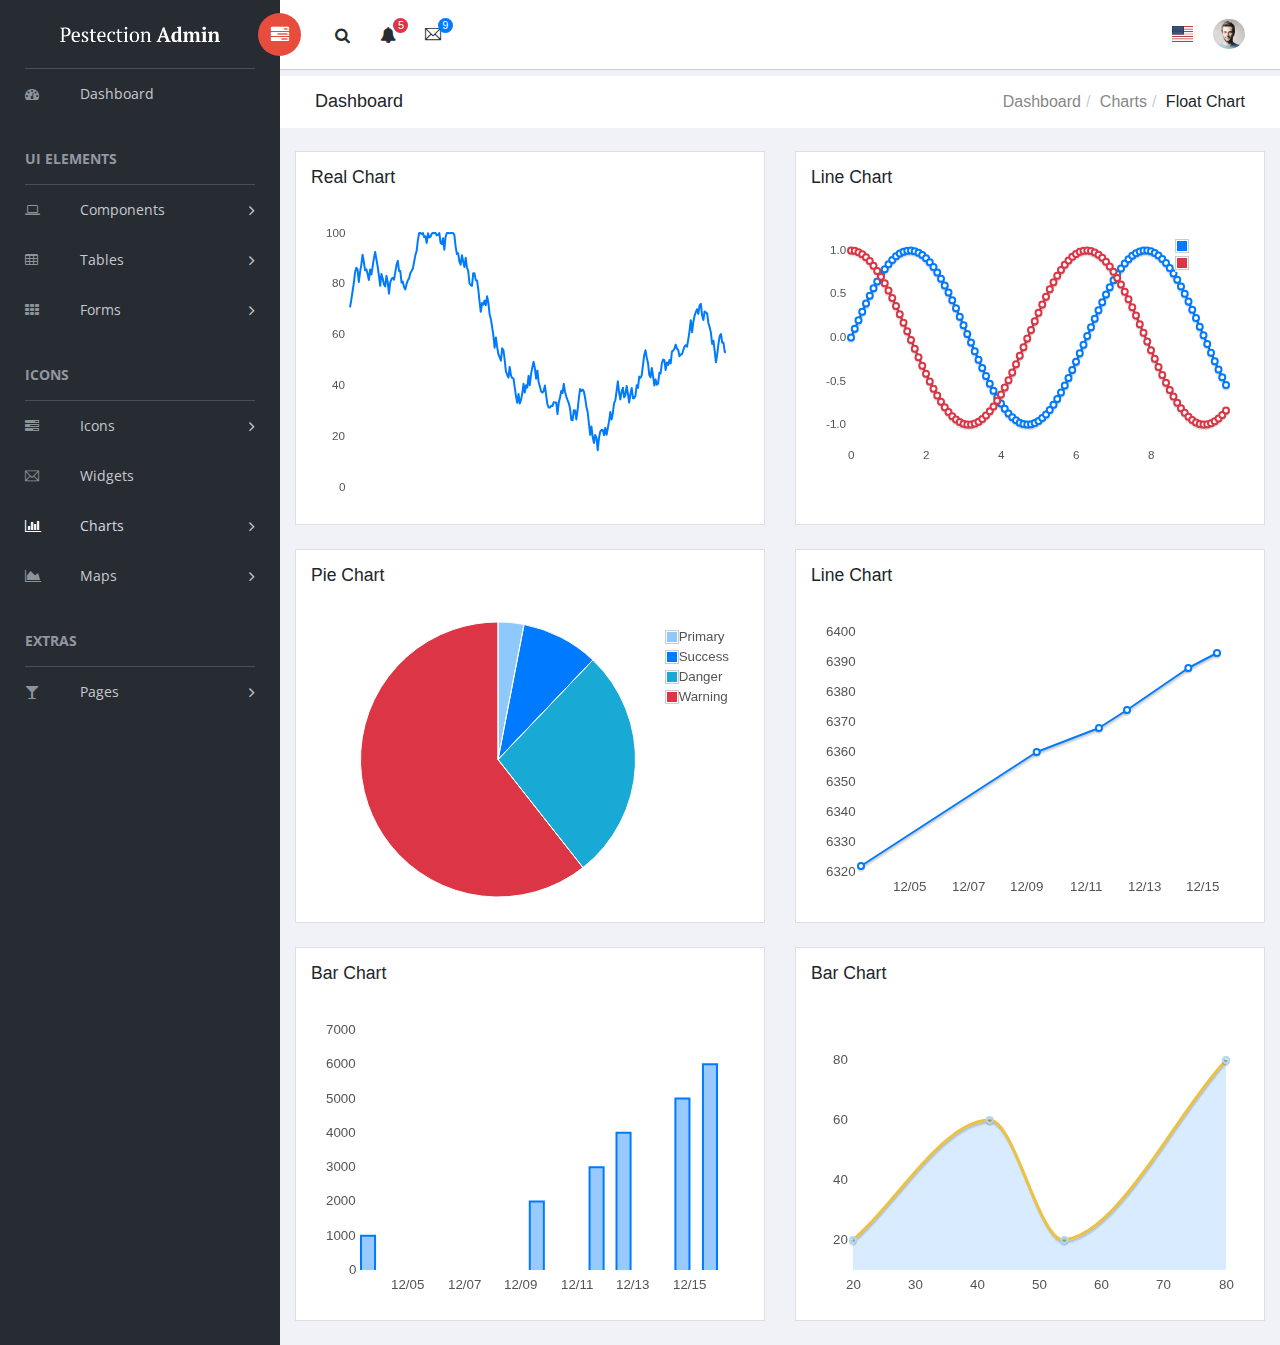
<file: static/pestectionadmin/charts-flot.html>
<!doctype html>
<!--[if lt IE 7]>      <html class="no-js lt-ie9 lt-ie8 lt-ie7" lang=""> <![endif]-->
<!--[if IE 7]>         <html class="no-js lt-ie9 lt-ie8" lang=""> <![endif]-->
<!--[if IE 8]>         <html class="no-js lt-ie9" lang=""> <![endif]-->
<!--[if gt IE 8]><!--> <html class="no-js" lang=""> <!--<![endif]-->
<head>
    <meta charset="utf-8">
    <meta http-equiv="X-UA-Compatible" content="IE=edge">
    <title>Sufee Admin - HTML5 Admin Template</title>
    <meta name="description" content="Sufee Admin - HTML5 Admin Template">
    <meta name="viewport" content="width=device-width, initial-scale=1">

    <link rel="apple-touch-icon" href="apple-icon.png">
    <link rel="shortcut icon" href="favicon.ico">

    <link rel="stylesheet" href="assets/css/normalize.css">
    <link rel="stylesheet" href="assets/css/bootstrap.min.css">
    <link rel="stylesheet" href="assets/css/font-awesome.min.css">
    <link rel="stylesheet" href="assets/css/themify-icons.css">
    <link rel="stylesheet" href="assets/css/flag-icon.min.css">
    <link rel="stylesheet" href="assets/css/cs-skin-elastic.css">
    <!-- <link rel="stylesheet" href="assets/css/bootstrap-select.less"> -->
    <link rel="stylesheet" href="assets/scss/style.css">

    <link href='https://fonts.googleapis.com/css?family=Open+Sans:400,600,700,800' rel='stylesheet' type='text/css'>

    <!-- <script type="text/javascript" src="https://cdn.jsdelivr.net/html5shiv/3.7.3/html5shiv.min.js"></script> -->

</head>
<body>
        <!-- Left Panel -->

    <aside id="left-panel" class="left-panel">
        <nav class="navbar navbar-expand-sm navbar-default">

            <div class="navbar-header">
                <button class="navbar-toggler" type="button" data-toggle="collapse" data-target="#main-menu" aria-controls="main-menu" aria-expanded="false" aria-label="Toggle navigation">
                    <i class="fa fa-bars"></i>
                </button>
                <a class="navbar-brand" href="./"><img src="images/logo.png" alt="Logo"></a>
                <a class="navbar-brand hidden" href="./"><img src="images/logo2.png" alt="Logo"></a>
            </div>

            <div id="main-menu" class="main-menu collapse navbar-collapse">
                <ul class="nav navbar-nav">
                    <li>
                        <a href="index.html"> <i class="menu-icon fa fa-dashboard"></i>Dashboard </a>
                    </li>
                    <h3 class="menu-title">UI elements</h3><!-- /.menu-title -->
                    <li class="menu-item-has-children dropdown">
                        <a href="#" class="dropdown-toggle" data-toggle="dropdown" aria-haspopup="true" aria-expanded="false"> <i class="menu-icon fa fa-laptop"></i>Components</a>
                        <ul class="sub-menu children dropdown-menu">
                            <li><i class="fa fa-puzzle-piece"></i><a href="ui-buttons.html">Buttons</a></li>
                            <li><i class="fa fa-id-badge"></i><a href="ui-badges.html">Badges</a></li>
                            <li><i class="fa fa-bars"></i><a href="ui-tabs.html">Tabs</a></li>
                            <li><i class="fa fa-share-square-o"></i><a href="ui-social-buttons.html">Social Buttons</a></li>
                            <li><i class="fa fa-id-card-o"></i><a href="ui-cards.html">Cards</a></li>
                            <li><i class="fa fa-exclamation-triangle"></i><a href="ui-alerts.html">Alerts</a></li>
                            <li><i class="fa fa-spinner"></i><a href="ui-progressbar.html">Progress Bars</a></li>
                            <li><i class="fa fa-fire"></i><a href="ui-modals.html">Modals</a></li>
                            <li><i class="fa fa-book"></i><a href="ui-switches.html">Switches</a></li>
                            <li><i class="fa fa-th"></i><a href="ui-grids.html">Grids</a></li>
                            <li><i class="fa fa-file-word-o"></i><a href="ui-typgraphy.html">Typography</a></li>
                        </ul>
                    </li>
                    <li class="menu-item-has-children dropdown">
                        <a href="#" class="dropdown-toggle" data-toggle="dropdown" aria-haspopup="true" aria-expanded="false"> <i class="menu-icon fa fa-table"></i>Tables</a>
                        <ul class="sub-menu children dropdown-menu">
                            <li><i class="fa fa-table"></i><a href="tables-basic.html">Basic Table</a></li>
                            <li><i class="fa fa-table"></i><a href="tables-data.html">Data Table</a></li>
                        </ul>
                    </li>
                    <li class="menu-item-has-children dropdown">
                        <a href="#" class="dropdown-toggle" data-toggle="dropdown" aria-haspopup="true" aria-expanded="false"> <i class="menu-icon fa fa-th"></i>Forms</a>
                        <ul class="sub-menu children dropdown-menu">
                            <li><i class="menu-icon fa fa-th"></i><a href="forms-basic.html">Basic Form</a></li>
                            <li><i class="menu-icon fa fa-th"></i><a href="forms-advanced.html">Advanced Form</a></li>
                        </ul>
                    </li>

                    <h3 class="menu-title">Icons</h3><!-- /.menu-title -->

                    <li class="menu-item-has-children dropdown">
                        <a href="#" class="dropdown-toggle" data-toggle="dropdown" aria-haspopup="true" aria-expanded="false"> <i class="menu-icon fa fa-tasks"></i>Icons</a>
                        <ul class="sub-menu children dropdown-menu">
                            <li><i class="menu-icon fa fa-fort-awesome"></i><a href="font-fontawesome.html">Font Awesome</a></li>
                            <li><i class="menu-icon ti-themify-logo"></i><a href="font-themify.html">Themefy Icons</a></li>
                        </ul>
                    </li>
                    <li>
                        <a href="widgets.html"> <i class="menu-icon ti-email"></i>Widgets </a>
                    </li>
                    <li class="menu-item-has-children active dropdown">
                        <a href="#" class="dropdown-toggle" data-toggle="dropdown" aria-haspopup="true" aria-expanded="false"> <i class="menu-icon fa fa-bar-chart"></i>Charts</a>
                        <ul class="sub-menu children dropdown-menu">
                            <li><i class="menu-icon fa fa-line-chart"></i><a href="charts-chartjs.html">Chart JS</a></li>
                            <li><i class="menu-icon fa fa-area-chart"></i><a href="charts-flot.html">Flot Chart</a></li>
                            <li><i class="menu-icon fa fa-pie-chart"></i><a href="charts-peity.html">Peity Chart</a></li>
                        </ul>
                    </li>

                    <li class="menu-item-has-children dropdown">
                        <a href="#" class="dropdown-toggle" data-toggle="dropdown" aria-haspopup="true" aria-expanded="false"> <i class="menu-icon fa fa-area-chart"></i>Maps</a>
                        <ul class="sub-menu children dropdown-menu">
                            <li><i class="menu-icon fa fa-map-o"></i><a href="maps-gmap.html">Google Maps</a></li>
                            <li><i class="menu-icon fa fa-street-view"></i><a href="maps-vector.html">Vector Maps</a></li>
                        </ul>
                    </li>
                    <h3 class="menu-title">Extras</h3><!-- /.menu-title -->
                    <li class="menu-item-has-children dropdown">
                        <a href="#" class="dropdown-toggle" data-toggle="dropdown" aria-haspopup="true" aria-expanded="false"> <i class="menu-icon fa fa-glass"></i>Pages</a>
                        <ul class="sub-menu children dropdown-menu">
                            <li><i class="menu-icon fa fa-sign-in"></i><a href="page-login.html">Login</a></li>
                            <li><i class="menu-icon fa fa-sign-in"></i><a href="page-register.html">Register</a></li>
                            <li><i class="menu-icon fa fa-paper-plane"></i><a href="pages-forget.html">Forget Pass</a></li>
                        </ul>
                    </li>
                </ul>
            </div><!-- /.navbar-collapse -->
        </nav>
    </aside><!-- /#left-panel -->

    <!-- Left Panel -->

    <!-- Right Panel -->

    <div id="right-panel" class="right-panel">

        <!-- Header-->
        <header id="header" class="header">

            <div class="header-menu">

                <div class="col-sm-7">
                    <a id="menuToggle" class="menutoggle pull-left"><i class="fa fa fa-tasks"></i></a>
                    <div class="header-left">
                        <button class="search-trigger"><i class="fa fa-search"></i></button>
                        <div class="form-inline">
                            <form class="search-form">
                                <input class="form-control mr-sm-2" type="text" placeholder="Search ..." aria-label="Search">
                                <button class="search-close" type="submit"><i class="fa fa-close"></i></button>
                            </form>
                        </div>

                        <div class="dropdown for-notification">
                          <button class="btn btn-secondary dropdown-toggle" type="button" id="notification" data-toggle="dropdown" aria-haspopup="true" aria-expanded="false">
                            <i class="fa fa-bell"></i>
                            <span class="count bg-danger">5</span>
                          </button>
                          <div class="dropdown-menu" aria-labelledby="notification">
                            <p class="red">You have 3 Notification</p>
                            <a class="dropdown-item media bg-flat-color-1" href="#">
                                <i class="fa fa-check"></i>
                                <p>Server #1 overloaded.</p>
                            </a>
                            <a class="dropdown-item media bg-flat-color-4" href="#">
                                <i class="fa fa-info"></i>
                                <p>Server #2 overloaded.</p>
                            </a>
                            <a class="dropdown-item media bg-flat-color-5" href="#">
                                <i class="fa fa-warning"></i>
                                <p>Server #3 overloaded.</p>
                            </a>
                          </div>
                        </div>

                        <div class="dropdown for-message">
                          <button class="btn btn-secondary dropdown-toggle" type="button"
                                id="message"
                                data-toggle="dropdown" aria-haspopup="true" aria-expanded="false">
                            <i class="ti-email"></i>
                            <span class="count bg-primary">9</span>
                          </button>
                          <div class="dropdown-menu" aria-labelledby="message">
                            <p class="red">You have 4 Mails</p>
                            <a class="dropdown-item media bg-flat-color-1" href="#">
                                <span class="photo media-left"><img alt="avatar" src="images/avatar/1.jpg"></span>
                                <span class="message media-body">
                                    <span class="name float-left">Jonathan Smith</span>
                                    <span class="time float-right">Just now</span>
                                        <p>Hello, this is an example msg</p>
                                </span>
                            </a>
                            <a class="dropdown-item media bg-flat-color-4" href="#">
                                <span class="photo media-left"><img alt="avatar" src="images/avatar/2.jpg"></span>
                                <span class="message media-body">
                                    <span class="name float-left">Jack Sanders</span>
                                    <span class="time float-right">5 minutes ago</span>
                                        <p>Lorem ipsum dolor sit amet, consectetur</p>
                                </span>
                            </a>
                            <a class="dropdown-item media bg-flat-color-5" href="#">
                                <span class="photo media-left"><img alt="avatar" src="images/avatar/3.jpg"></span>
                                <span class="message media-body">
                                    <span class="name float-left">Cheryl Wheeler</span>
                                    <span class="time float-right">10 minutes ago</span>
                                        <p>Hello, this is an example msg</p>
                                </span>
                            </a>
                            <a class="dropdown-item media bg-flat-color-3" href="#">
                                <span class="photo media-left"><img alt="avatar" src="images/avatar/4.jpg"></span>
                                <span class="message media-body">
                                    <span class="name float-left">Rachel Santos</span>
                                    <span class="time float-right">15 minutes ago</span>
                                        <p>Lorem ipsum dolor sit amet, consectetur</p>
                                </span>
                            </a>
                          </div>
                        </div>
                    </div>
                </div>

                <div class="col-sm-5">
                    <div class="user-area dropdown float-right">
                        <a href="#" class="dropdown-toggle" data-toggle="dropdown" aria-haspopup="true" aria-expanded="false">
                            <img class="user-avatar rounded-circle" src="images/admin.jpg" alt="User Avatar">
                        </a>

                        <div class="user-menu dropdown-menu">
                                <a class="nav-link" href="#"><i class="fa fa- user"></i>My Profile</a>

                                <a class="nav-link" href="#"><i class="fa fa- user"></i>Notifications <span class="count">13</span></a>

                                <a class="nav-link" href="#"><i class="fa fa -cog"></i>Settings</a>

                                <a class="nav-link" href="#"><i class="fa fa-power -off"></i>Logout</a>
                        </div>
                    </div>

                    <div class="language-select dropdown" id="language-select">
                        <a class="dropdown-toggle" href="#" data-toggle="dropdown"  id="language" aria-haspopup="true" aria-expanded="true">
                            <i class="flag-icon flag-icon-us"></i>
                        </a>
                        <div class="dropdown-menu" aria-labelledby="language" >
                            <div class="dropdown-item">
                                <span class="flag-icon flag-icon-fr"></span>
                            </div>
                            <div class="dropdown-item">
                                <i class="flag-icon flag-icon-es"></i>
                            </div>
                            <div class="dropdown-item">
                                <i class="flag-icon flag-icon-us"></i>
                            </div>
                            <div class="dropdown-item">
                                <i class="flag-icon flag-icon-it"></i>
                            </div>
                        </div>
                    </div>

                </div>
            </div>

        </header><!-- /header -->
        <!-- Header-->

        <div class="breadcrumbs">
            <div class="col-sm-4">
                <div class="page-header float-left">
                    <div class="page-title">
                        <h1>Dashboard</h1>
                    </div>
                </div>
            </div>
            <div class="col-sm-8">
                <div class="page-header float-right">
                    <div class="page-title">
                        <ol class="breadcrumb text-right">
                            <li><a href="#">Dashboard</a></li>
                            <li><a href="#">Charts</a></li>
                            <li class="active">Float Chart</li>
                        </ol>
                    </div>
                </div>
            </div>
        </div>

        <div class="content mt-3">
            <div class="animated fadeIn">


                    <div class="row">
                        <div class="col-lg-6">
                            <div class="card">
                                <div class="card-body">
                                    <h4 class="mb-3">Real Chart</h4>
                                    <div class="flot-container">
                                        <div id="cpu-load" class="cpu-load"></div>
                                    </div>
                                </div>
                            </div>
                        </div><!-- /# column -->

                        <div class="col-lg-6">
                            <div class="card">
                                <div class="card-body">
                                    <h4 class="mb-3">Line Chart</h4>
                                    <div class="flot-container">
                                        <div id="flot-line" class="flot-line"></div>
                                    </div>
                                </div>
                            </div>
                        </div><!-- /# column -->
                    </div><!-- /# row -->

                    <div class="row">
                        <div class="col-lg-6">
                            <div class="card">
                                <div class="card-body">
                                    <h4 class="mb-3">Pie Chart</h4>
                                    <div class="flot-container">
                                        <div id="flot-pie" class="flot-pie-container"></div>
                                    </div>
                                </div>
                            </div><!-- /# card -->
                        </div><!-- /# column -->

                        <div class="col-lg-6">
                            <div class="card">
                                <div class="card-body">
                                    <h4 class="mb-3">Line Chart</h4>
                                    <div class="flot-container">
                                        <div id="chart1" style="width:100%;height:275px;"></div>
                                    </div>
                                </div>
                            </div><!-- /# card -->
                        </div><!-- /# column -->
                    </div><!-- /# row -->
                    <div class="row">
                        <div class="col-lg-6">
                            <div class="card">
                                <div class="card-body">
                                    <h4 class="mb-3">Bar Chart</h4>
                                    <div class="flot-container">
                                        <div id="flotBar" style="width:100%;height:275px;"></div>
                                    </div>
                                </div>
                            </div><!-- /# card -->
                        </div><!-- /# column -->

                        <div class="col-lg-6">
                            <div class="card">
                                <div class="card-body">
                                    <h4 class="mb-3">Bar Chart</h4>
                                    <div class="flot-container">
                                        <div id="flotCurve" style="width:100%;height:275px;"></div>
                                    </div>
                                </div>
                            </div><!-- /# card -->
                        </div><!-- /# column -->
                    </div><!-- /# row -->



            </div><!-- .animated -->
        </div><!-- .content -->


    </div><!-- /#right-panel -->

    <!-- Right Panel -->


    <script src="assets/js/vendor/jquery-2.1.4.min.js"></script>
    <script src="assets/js/popper.min.js"></script>
    <script src="assets/js/plugins.js"></script>
    <script src="assets/js/main.js"></script>

    <!--  flot-chart js -->
    <script src="assets/js/lib/flot-chart/excanvas.min.js"></script>
    <script src="assets/js/lib/flot-chart/jquery.flot.js"></script>
    <script src="assets/js/lib/flot-chart/jquery.flot.pie.js"></script>
    <script src="assets/js/lib/flot-chart/jquery.flot.time.js"></script>
    <script src="assets/js/lib/flot-chart/jquery.flot.stack.js"></script>
    <script src="assets/js/lib/flot-chart/jquery.flot.resize.js"></script>
    <script src="assets/js/lib/flot-chart/jquery.flot.crosshair.js"></script>
    <script src="assets/js/lib/flot-chart/curvedLines.js"></script>
    <script src="assets/js/lib/flot-chart/flot-tooltip/jquery.flot.tooltip.min.js"></script>
    <script src="assets/js/lib/flot-chart/flot-chart-init.js"></script>

</body>
</html>
</file>
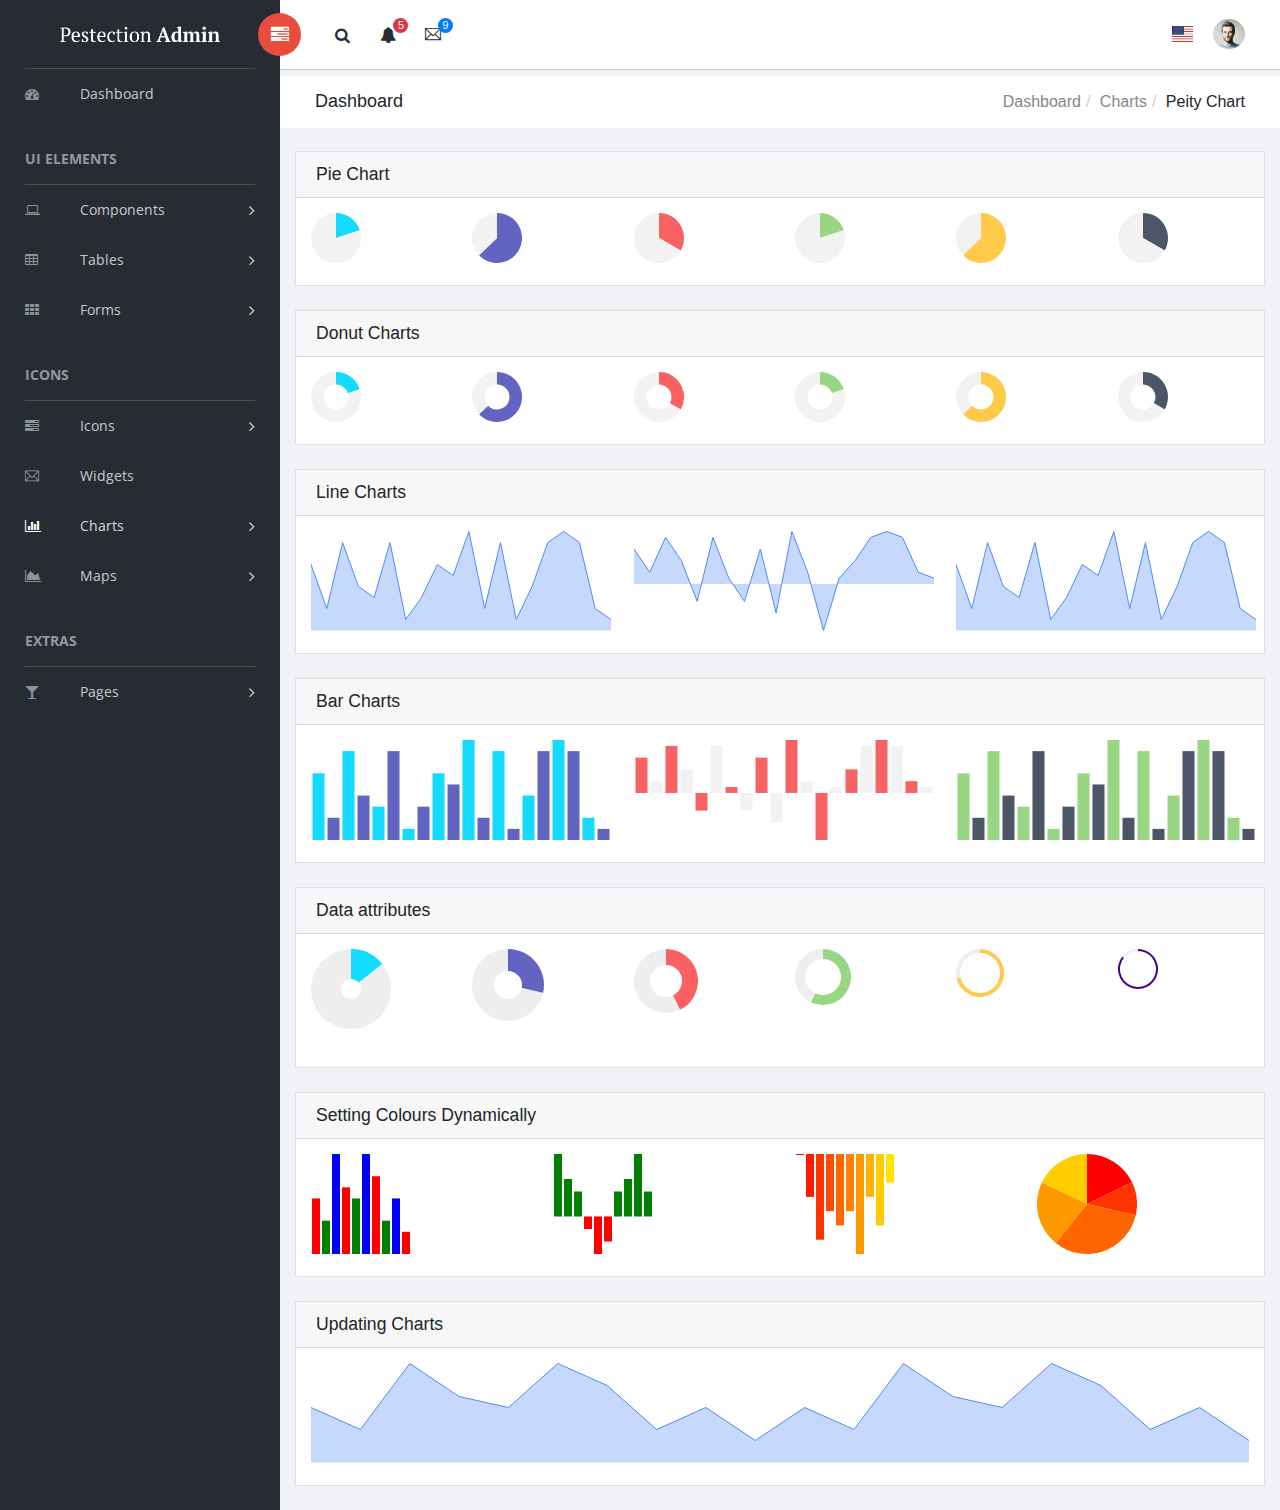
<file: static/pestectionadmin/charts-peity.html>
<!doctype html>
<!--[if lt IE 7]>      <html class="no-js lt-ie9 lt-ie8 lt-ie7" lang=""> <![endif]-->
<!--[if IE 7]>         <html class="no-js lt-ie9 lt-ie8" lang=""> <![endif]-->
<!--[if IE 8]>         <html class="no-js lt-ie9" lang=""> <![endif]-->
<!--[if gt IE 8]><!--> <html class="no-js" lang=""> <!--<![endif]-->
<head>
    <meta charset="utf-8">
    <meta http-equiv="X-UA-Compatible" content="IE=edge">
    <title>Sufee Admin - HTML5 Admin Template</title>
    <meta name="description" content="Sufee Admin - HTML5 Admin Template">
    <meta name="viewport" content="width=device-width, initial-scale=1">

    <link rel="apple-touch-icon" href="apple-icon.png">
    <link rel="shortcut icon" href="favicon.ico">

    <link rel="stylesheet" href="assets/css/normalize.css">
    <link rel="stylesheet" href="assets/css/bootstrap.min.css">
    <link rel="stylesheet" href="assets/css/font-awesome.min.css">
    <link rel="stylesheet" href="assets/css/themify-icons.css">
    <link rel="stylesheet" href="assets/css/flag-icon.min.css">
    <link rel="stylesheet" href="assets/css/cs-skin-elastic.css">
    <!-- <link rel="stylesheet" href="assets/css/bootstrap-select.less"> -->
    <link rel="stylesheet" href="assets/scss/style.css">

    <link href='https://fonts.googleapis.com/css?family=Open+Sans:400,600,700,800' rel='stylesheet' type='text/css'>

    <!-- <script type="text/javascript" src="https://cdn.jsdelivr.net/html5shiv/3.7.3/html5shiv.min.js"></script> -->

</head>
<body>
        <!-- Left Panel -->

    <aside id="left-panel" class="left-panel">
        <nav class="navbar navbar-expand-sm navbar-default">

            <div class="navbar-header">
                <button class="navbar-toggler" type="button" data-toggle="collapse" data-target="#main-menu" aria-controls="main-menu" aria-expanded="false" aria-label="Toggle navigation">
                    <i class="fa fa-bars"></i>
                </button>
                <a class="navbar-brand" href="./"><img src="images/logo.png" alt="Logo"></a>
                <a class="navbar-brand hidden" href="./"><img src="images/logo2.png" alt="Logo"></a>
            </div>

            <div id="main-menu" class="main-menu collapse navbar-collapse">
                <ul class="nav navbar-nav">
                    <li>
                        <a href="index.html"> <i class="menu-icon fa fa-dashboard"></i>Dashboard </a>
                    </li>
                    <h3 class="menu-title">UI elements</h3><!-- /.menu-title -->
                    <li class="menu-item-has-children dropdown">
                        <a href="#" class="dropdown-toggle" data-toggle="dropdown" aria-haspopup="true" aria-expanded="false"> <i class="menu-icon fa fa-laptop"></i>Components</a>
                        <ul class="sub-menu children dropdown-menu">
                            <li><i class="fa fa-puzzle-piece"></i><a href="ui-buttons.html">Buttons</a></li>
                            <li><i class="fa fa-id-badge"></i><a href="ui-badges.html">Badges</a></li>
                            <li><i class="fa fa-bars"></i><a href="ui-tabs.html">Tabs</a></li>
                            <li><i class="fa fa-share-square-o"></i><a href="ui-social-buttons.html">Social Buttons</a></li>
                            <li><i class="fa fa-id-card-o"></i><a href="ui-cards.html">Cards</a></li>
                            <li><i class="fa fa-exclamation-triangle"></i><a href="ui-alerts.html">Alerts</a></li>
                            <li><i class="fa fa-spinner"></i><a href="ui-progressbar.html">Progress Bars</a></li>
                            <li><i class="fa fa-fire"></i><a href="ui-modals.html">Modals</a></li>
                            <li><i class="fa fa-book"></i><a href="ui-switches.html">Switches</a></li>
                            <li><i class="fa fa-th"></i><a href="ui-grids.html">Grids</a></li>
                            <li><i class="fa fa-file-word-o"></i><a href="ui-typgraphy.html">Typography</a></li>
                        </ul>
                    </li>
                    <li class="menu-item-has-children dropdown">
                        <a href="#" class="dropdown-toggle" data-toggle="dropdown" aria-haspopup="true" aria-expanded="false"> <i class="menu-icon fa fa-table"></i>Tables</a>
                        <ul class="sub-menu children dropdown-menu">
                            <li><i class="fa fa-table"></i><a href="tables-basic.html">Basic Table</a></li>
                            <li><i class="fa fa-table"></i><a href="tables-data.html">Data Table</a></li>
                        </ul>
                    </li>
                    <li class="menu-item-has-children dropdown">
                        <a href="#" class="dropdown-toggle" data-toggle="dropdown" aria-haspopup="true" aria-expanded="false"> <i class="menu-icon fa fa-th"></i>Forms</a>
                        <ul class="sub-menu children dropdown-menu">
                            <li><i class="menu-icon fa fa-th"></i><a href="forms-basic.html">Basic Form</a></li>
                            <li><i class="menu-icon fa fa-th"></i><a href="forms-advanced.html">Advanced Form</a></li>
                        </ul>
                    </li>

                    <h3 class="menu-title">Icons</h3><!-- /.menu-title -->

                    <li class="menu-item-has-children dropdown">
                        <a href="#" class="dropdown-toggle" data-toggle="dropdown" aria-haspopup="true" aria-expanded="false"> <i class="menu-icon fa fa-tasks"></i>Icons</a>
                        <ul class="sub-menu children dropdown-menu">
                            <li><i class="menu-icon fa fa-fort-awesome"></i><a href="font-fontawesome.html">Font Awesome</a></li>
                            <li><i class="menu-icon ti-themify-logo"></i><a href="font-themify.html">Themefy Icons</a></li>
                        </ul>
                    </li>
                    <li>
                        <a href="widgets.html"> <i class="menu-icon ti-email"></i>Widgets </a>
                    </li>
                    <li class="menu-item-has-children active dropdown">
                        <a href="#" class="dropdown-toggle" data-toggle="dropdown" aria-haspopup="true" aria-expanded="false"> <i class="menu-icon fa fa-bar-chart"></i>Charts</a>
                        <ul class="sub-menu children dropdown-menu">
                            <li><i class="menu-icon fa fa-line-chart"></i><a href="charts-chartjs.html">Chart JS</a></li>
                            <li><i class="menu-icon fa fa-area-chart"></i><a href="charts-flot.html">Flot Chart</a></li>
                            <li><i class="menu-icon fa fa-pie-chart"></i><a href="charts-peity.html">Peity Chart</a></li>
                        </ul>
                    </li>

                    <li class="menu-item-has-children dropdown">
                        <a href="#" class="dropdown-toggle" data-toggle="dropdown" aria-haspopup="true" aria-expanded="false"> <i class="menu-icon fa fa-area-chart"></i>Maps</a>
                        <ul class="sub-menu children dropdown-menu">
                            <li><i class="menu-icon fa fa-map-o"></i><a href="maps-gmap.html">Google Maps</a></li>
                            <li><i class="menu-icon fa fa-street-view"></i><a href="maps-vector.html">Vector Maps</a></li>
                        </ul>
                    </li>
                    <h3 class="menu-title">Extras</h3><!-- /.menu-title -->
                    <li class="menu-item-has-children dropdown">
                        <a href="#" class="dropdown-toggle" data-toggle="dropdown" aria-haspopup="true" aria-expanded="false"> <i class="menu-icon fa fa-glass"></i>Pages</a>
                        <ul class="sub-menu children dropdown-menu">
                            <li><i class="menu-icon fa fa-sign-in"></i><a href="page-login.html">Login</a></li>
                            <li><i class="menu-icon fa fa-sign-in"></i><a href="page-register.html">Register</a></li>
                            <li><i class="menu-icon fa fa-paper-plane"></i><a href="pages-forget.html">Forget Pass</a></li>
                        </ul>
                    </li>
                </ul>
            </div><!-- /.navbar-collapse -->
        </nav>
    </aside><!-- /#left-panel -->

    <!-- Left Panel -->

    <!-- Right Panel -->

    <div id="right-panel" class="right-panel">

        <!-- Header-->
        <header id="header" class="header">

            <div class="header-menu">

                <div class="col-sm-7">
                    <a id="menuToggle" class="menutoggle pull-left"><i class="fa fa fa-tasks"></i></a>
                    <div class="header-left">
                        <button class="search-trigger"><i class="fa fa-search"></i></button>
                        <div class="form-inline">
                            <form class="search-form">
                                <input class="form-control mr-sm-2" type="text" placeholder="Search ..." aria-label="Search">
                                <button class="search-close" type="submit"><i class="fa fa-close"></i></button>
                            </form>
                        </div>

                        <div class="dropdown for-notification">
                          <button class="btn btn-secondary dropdown-toggle" type="button" id="notification" data-toggle="dropdown" aria-haspopup="true" aria-expanded="false">
                            <i class="fa fa-bell"></i>
                            <span class="count bg-danger">5</span>
                          </button>
                          <div class="dropdown-menu" aria-labelledby="notification">
                            <p class="red">You have 3 Notification</p>
                            <a class="dropdown-item media bg-flat-color-1" href="#">
                                <i class="fa fa-check"></i>
                                <p>Server #1 overloaded.</p>
                            </a>
                            <a class="dropdown-item media bg-flat-color-4" href="#">
                                <i class="fa fa-info"></i>
                                <p>Server #2 overloaded.</p>
                            </a>
                            <a class="dropdown-item media bg-flat-color-5" href="#">
                                <i class="fa fa-warning"></i>
                                <p>Server #3 overloaded.</p>
                            </a>
                          </div>
                        </div>

                        <div class="dropdown for-message">
                          <button class="btn btn-secondary dropdown-toggle" type="button"
                                id="message"
                                data-toggle="dropdown" aria-haspopup="true" aria-expanded="false">
                            <i class="ti-email"></i>
                            <span class="count bg-primary">9</span>
                          </button>
                          <div class="dropdown-menu" aria-labelledby="message">
                            <p class="red">You have 4 Mails</p>
                            <a class="dropdown-item media bg-flat-color-1" href="#">
                                <span class="photo media-left"><img alt="avatar" src="images/avatar/1.jpg"></span>
                                <span class="message media-body">
                                    <span class="name float-left">Jonathan Smith</span>
                                    <span class="time float-right">Just now</span>
                                        <p>Hello, this is an example msg</p>
                                </span>
                            </a>
                            <a class="dropdown-item media bg-flat-color-4" href="#">
                                <span class="photo media-left"><img alt="avatar" src="images/avatar/2.jpg"></span>
                                <span class="message media-body">
                                    <span class="name float-left">Jack Sanders</span>
                                    <span class="time float-right">5 minutes ago</span>
                                        <p>Lorem ipsum dolor sit amet, consectetur</p>
                                </span>
                            </a>
                            <a class="dropdown-item media bg-flat-color-5" href="#">
                                <span class="photo media-left"><img alt="avatar" src="images/avatar/3.jpg"></span>
                                <span class="message media-body">
                                    <span class="name float-left">Cheryl Wheeler</span>
                                    <span class="time float-right">10 minutes ago</span>
                                        <p>Hello, this is an example msg</p>
                                </span>
                            </a>
                            <a class="dropdown-item media bg-flat-color-3" href="#">
                                <span class="photo media-left"><img alt="avatar" src="images/avatar/4.jpg"></span>
                                <span class="message media-body">
                                    <span class="name float-left">Rachel Santos</span>
                                    <span class="time float-right">15 minutes ago</span>
                                        <p>Lorem ipsum dolor sit amet, consectetur</p>
                                </span>
                            </a>
                          </div>
                        </div>
                    </div>
                </div>

                <div class="col-sm-5">
                    <div class="user-area dropdown float-right">
                        <a href="#" class="dropdown-toggle" data-toggle="dropdown" aria-haspopup="true" aria-expanded="false">
                            <img class="user-avatar rounded-circle" src="images/admin.jpg" alt="User Avatar">
                        </a>

                        <div class="user-menu dropdown-menu">
                                <a class="nav-link" href="#"><i class="fa fa- user"></i>My Profile</a>

                                <a class="nav-link" href="#"><i class="fa fa- user"></i>Notifications <span class="count">13</span></a>

                                <a class="nav-link" href="#"><i class="fa fa -cog"></i>Settings</a>

                                <a class="nav-link" href="#"><i class="fa fa-power -off"></i>Logout</a>
                        </div>
                    </div>

                    <div class="language-select dropdown" id="language-select">
                        <a class="dropdown-toggle" href="#" data-toggle="dropdown"  id="language" aria-haspopup="true" aria-expanded="true">
                            <i class="flag-icon flag-icon-us"></i>
                        </a>
                        <div class="dropdown-menu" aria-labelledby="language" >
                            <div class="dropdown-item">
                                <span class="flag-icon flag-icon-fr"></span>
                            </div>
                            <div class="dropdown-item">
                                <i class="flag-icon flag-icon-es"></i>
                            </div>
                            <div class="dropdown-item">
                                <i class="flag-icon flag-icon-us"></i>
                            </div>
                            <div class="dropdown-item">
                                <i class="flag-icon flag-icon-it"></i>
                            </div>
                        </div>
                    </div>

                </div>
            </div>

        </header><!-- /header -->
        <!-- Header-->

        <div class="breadcrumbs">
            <div class="col-sm-4">
                <div class="page-header float-left">
                    <div class="page-title">
                        <h1>Dashboard</h1>
                    </div>
                </div>
            </div>
            <div class="col-sm-8">
                <div class="page-header float-right">
                    <div class="page-title">
                        <ol class="breadcrumb text-right">
                            <li><a href="#">Dashboard</a></li>
                            <li><a href="#">Charts</a></li>
                            <li class="active">Peity Chart</li>
                        </ol>
                    </div>
                </div>
            </div>
        </div>

        <div class="content mt-3">
            <div class="animated fadeIn">
                <div class="row">






                    <div class="col-lg-12">
                        <div class="card">
                            <div class="card-header">
                                <h4>Pie Chart</h4>
                            </div>
                            <div class="card-body">
                                <div class="row">
                                    <div class="col-lg-2">
                                        <span class="pie" data-peity='{ "fill": ["#13dafe", "#f2f2f2"]}'>1/5</span>
                                    </div>
                                    <div class="col-lg-2">
                                        <span class="pie" data-peity='{ "fill": ["#6164C1", "#f2f2f2"]}'>226/360</span>
                                    </div>
                                    <div class="col-lg-2">
                                        <span class="pie" data-peity='{ "fill": ["#F96262", "#f2f2f2"]}'>0.52/1.561</span>
                                    </div>
                                    <div class="col-lg-2">
                                        <span class="pie" data-peity='{ "fill": ["#99D683", "#f2f2f2"]}'>1,4</span>
                                    </div>
                                    <div class="col-lg-2">
                                        <span class="pie" data-peity='{ "fill": ["#FFCA4A", "#f2f2f2"]}'>226,134</span>
                                    </div>
                                    <div class="col-lg-2">
                                        <span class="pie" data-peity='{ "fill": ["#4C5667", "#f2f2f2"]}'>0.52,1.041</span>
                                    </div>
                                </div>
                            </div>
                        </div>
                        <!-- /# card -->
                    </div>
                    <!-- /# column -->

                    <!-- /# row -->

                    <div class="col-lg-12">
                        <div class="card">
                            <div class="card-header">
                                <h4>Donut Charts</h4>
                            </div>
                            <div class="card-body">
                                <div class="row">
                                    <div class="col-lg-2">
                                        <span class="donut" data-peity='{ "fill": ["#13DAFE", "#f2f2f2"]}'>1/5</span>
                                    </div>
                                    <div class="col-lg-2">
                                        <span class="donut" data-peity='{ "fill": ["#6164C1", "#f2f2f2"]}'>226/360</span>
                                    </div>
                                    <div class="col-lg-2">
                                        <span class="donut" data-peity='{ "fill": ["#F96262", "#f2f2f2"]}'>0.52/1.561</span>
                                    </div>
                                    <div class="col-lg-2">
                                        <span class="donut" data-peity='{ "fill": ["#99D683", "#f2f2f2"]}'>1,4</span>
                                    </div>
                                    <div class="col-lg-2">
                                        <span class="donut" data-peity='{ "fill": ["#FFCA4A", "#f2f2f2"]}'>226,134</span>
                                    </div>
                                    <div class="col-lg-2">
                                        <span class="donut" data-peity='{ "fill": ["#4C5667", "#f2f2f2"]}'>0.52,1.041</span>
                                    </div>
                                </div>
                            </div>
                        </div>
                        <!-- /# card -->
                    </div>
                    <!-- /# column -->

                    <!-- /# row -->

                        <div class="col-lg-12">
                            <div class="card">
                                <div class="card-header">
                                    <h4>Line Charts</h4>
                                </div>
                                <div class="card-body">
                                    <div class="row">
                                        <div class="col-lg-4">
                                            <span class="peity-line" data-width="100%">6,2,8,4,3,8,1,3,6,5,9,2,8,1,4,8,9,8,2,1</span>
                                        </div>
                                        <div class="col-lg-4">
                                            <span class="peity-line" data-width="100%">6,2,8,4,-3,8,1,-3,6,-5,9,2,-8,1,4,8,9,8,2,1</span>
                                        </div>
                                        <div class="col-lg-4">
                                            <span class="peity-line" data-width="100%">6,2,8,4,3,8,1,3,6,5,9,2,8,1,4,8,9,8,2,1</span>
                                        </div>
                                    </div>
                                </div>
                            </div>
                            <!-- /# card -->
                        </div>
                        <!-- /# column -->

                    <!-- /# row -->

                        <div class="col-lg-12">
                            <div class="card">
                                <div class="card-header">
                                    <h4>Bar Charts</h4>
                                </div>
                                <div class="card-body">
                                    <div class="row">
                                        <div class="col-lg-4">
                                            <span class="bar" data-peity='{ "fill": ["#13DAFE", "#6164C1"]}'>6,2,8,4,3,8,1,3,6,5,9,2,8,1,4,8,9,8,2,1</span>
                                        </div>
                                        <div class="col-lg-4">
                                            <span class="bar" data-peity='{ "fill": ["#F96262", "#f2f2f2"]}'>6,2,8,4,-3,8,1,-3,6,-5,9,2,-8,1,4,8,9,8,2,1</span>
                                        </div>
                                        <div class="col-lg-4">
                                            <span class="bar" data-peity='{ "fill": ["#99D683", "#4C5667"]}'>6,2,8,4,3,8,1,3,6,5,9,2,8,1,4,8,9,8,2,1</span>
                                        </div>
                                    </div>
                                </div>
                            </div>
                            <!-- /# card -->
                        </div>
                        <!-- /# column -->

                    <!-- /# row -->

                        <div class="col-lg-12">
                            <div class="card">
                                <div class="card-header">
                                    <h4>Data attributes</h4>
                                </div>
                                <div class="card-body">
                                    <div class="row">
                                        <div class="col-lg-2">
                                            <p class="data-attributes">
                                                <span data-peity='{ "fill": ["#13DAFE", "#eeeeee"],    "innerRadius": 10, "radius": 40 }'>1/7</span>
                                            </p>
                                        </div>
                                        <div class="col-lg-2">
                                            <p class="data-attributes">
                                                <span data-peity='{ "fill": ["#6164C1", "#eeeeee"], "innerRadius": 14, "radius": 36 }'>2/7</span>
                                            </p>
                                        </div>
                                        <div class="col-lg-2">
                                            <p class="data-attributes">
                                                <span data-peity='{ "fill": ["#F96262", "#eeeeee"], "innerRadius": 16, "radius": 32 }'>3/7</span>
                                            </p>
                                        </div>
                                        <div class="col-lg-2">
                                            <p class="data-attributes">
                                                <span data-peity='{ "fill": ["#99D683", "#eeeeee"],  "innerRadius": 18, "radius": 28 }'>4/7</span>
                                            </p>
                                        </div>
                                        <div class="col-lg-2">
                                            <p class="data-attributes">
                                                <span data-peity='{ "fill": ["#FFCA4A", "#eeeeee"],   "innerRadius": 20, "radius": 24 }'>5/7</span>
                                            </p>
                                        </div>
                                        <div class="col-lg-2">
                                            <p class="data-attributes">
                                                <span data-peity='{ "fill": ["indigo", "#eeeeee"], "innerRadius": 18, "radius": 20 }'>6/7</span>
                                            </p>
                                        </div>
                                    </div>
                                </div>
                            </div>
                            <!-- /# card -->
                        </div>
                        <!-- /# column -->

                    <!-- /# row -->

                        <div class="col-lg-12">
                            <div class="card">
                                <div class="card-header">
                                    <h4>Setting Colours Dynamically</h4>
                                </div>
                                <div class="card-body">
                                    <div class="row">
                                        <div class="col-lg-3">
                                            <span class="bar-colours-1">5,3,9,6,5,9,7,3,5,2</span>
                                        </div>
                                        <div class="col-lg-3">
                                            <span class="bar-colours-2">5,3,2,-1,-3,-2,2,3,5,2</span>
                                        </div>
                                        <div class="col-lg-3">
                                            <span class="bar-colours-3">0,-3,-6,-4,-5,-4,-7,-3,-5,-2</span>
                                        </div>
                                        <div class="col-lg-3">
                                            <span class="pie-colours-2">5,3,9,6,5</span>
                                        </div>
                                    </div>
                                </div>
                            </div>
                            <!-- /# card -->
                        </div>
                        <!-- /# column -->

                    <!-- /# row -->
                        <div class="col-lg-12">
                            <div class="card">
                                <div class="card-header">
                                    <h4>Updating Charts</h4>
                                </div>
                                <div class="card-body">
                                    <span class="updating-chart">5,3,9,6,5,9,7,3,5,2,5,3,9,6,5,9,7,3,5,2</span>
                                </div>
                            </div>
                            <!-- /# card -->
                        </div>
                        <!-- /# column -->







                </div> <!-- .row -->
            </div><!-- .animated -->
        </div><!-- .content -->


    </div><!-- /#right-panel -->

    <!-- Right Panel -->


    <script src="assets/js/vendor/jquery-2.1.4.min.js"></script>
    <script src="assets/js/popper.min.js"></script>
    <script src="assets/js/plugins.js"></script>
    <script src="assets/js/main.js"></script>

    <script src="assets/js/lib/peitychart/jquery.peity.min.js"></script>
    <!-- scripit init-->
    <script src="assets/js/lib/peitychart/peitychart.init.js"></script>
    <!-- scripit init-->

</body>
</html>
</file>
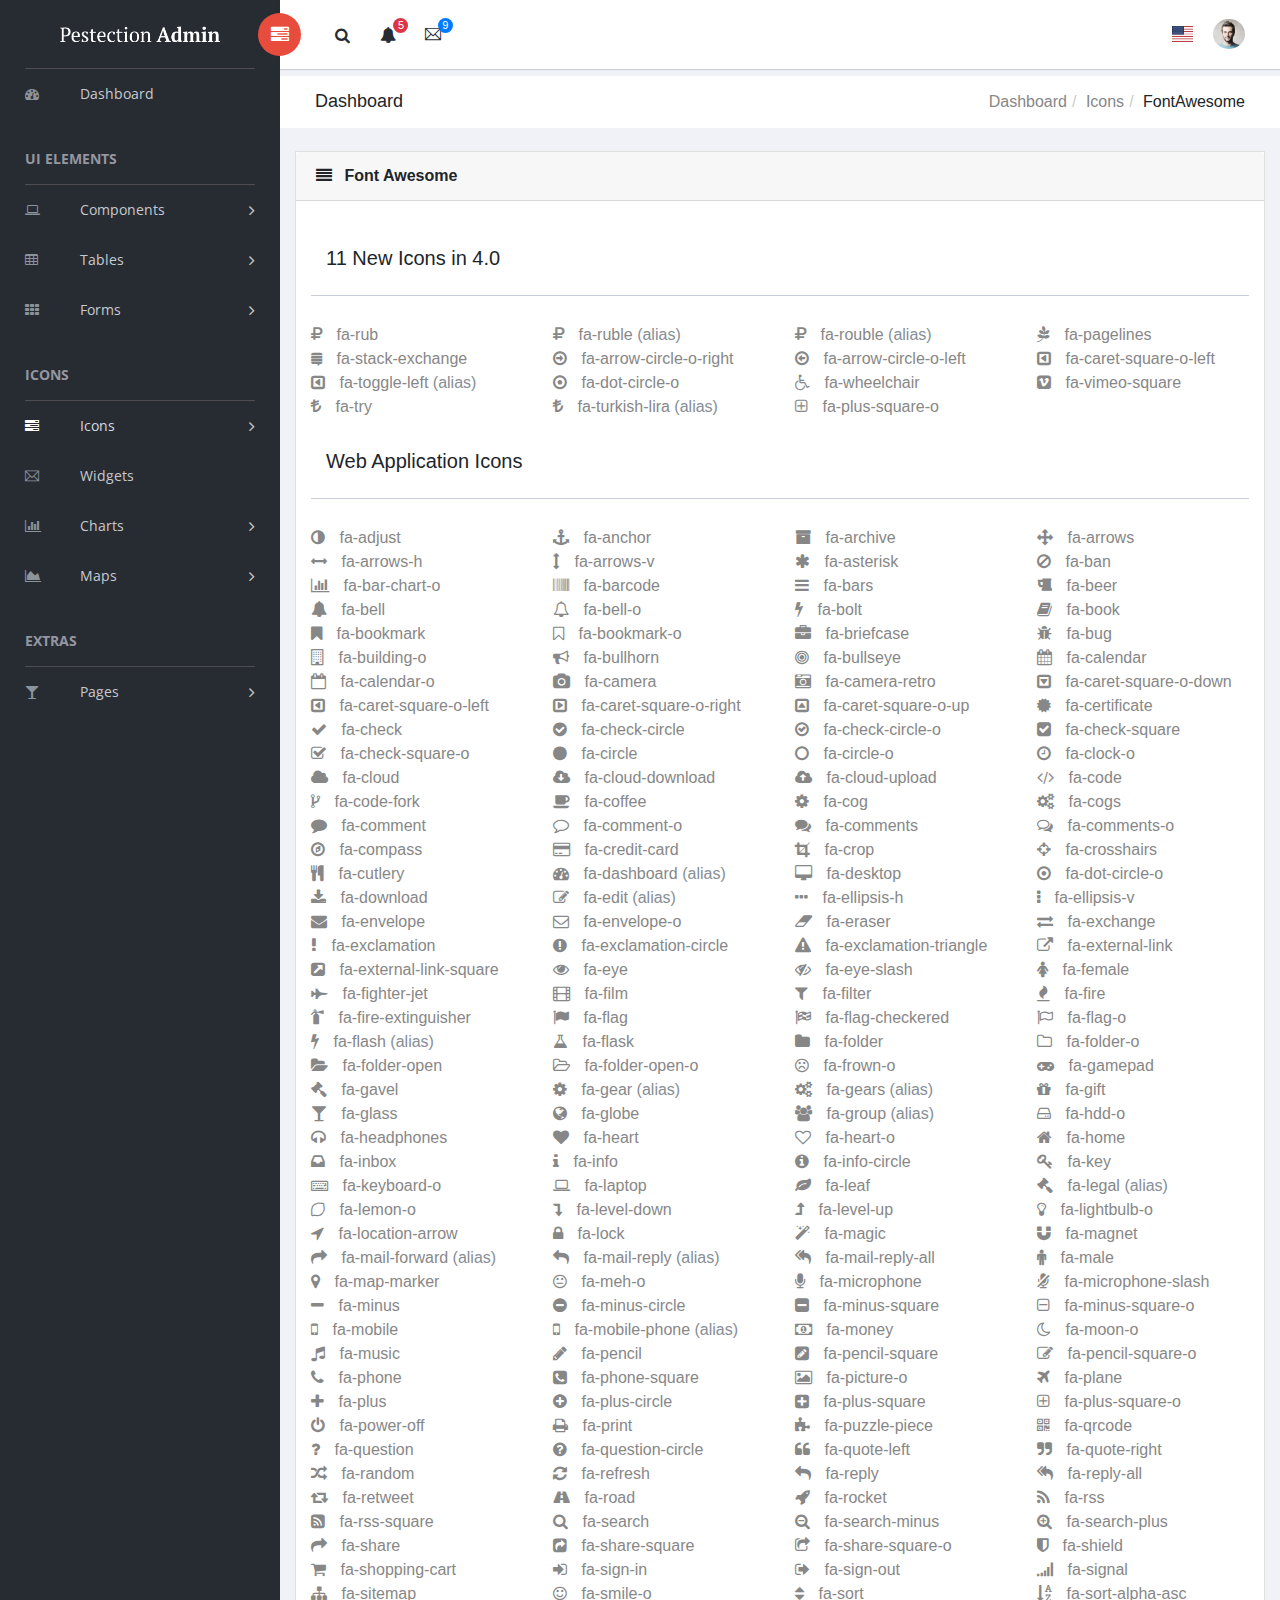
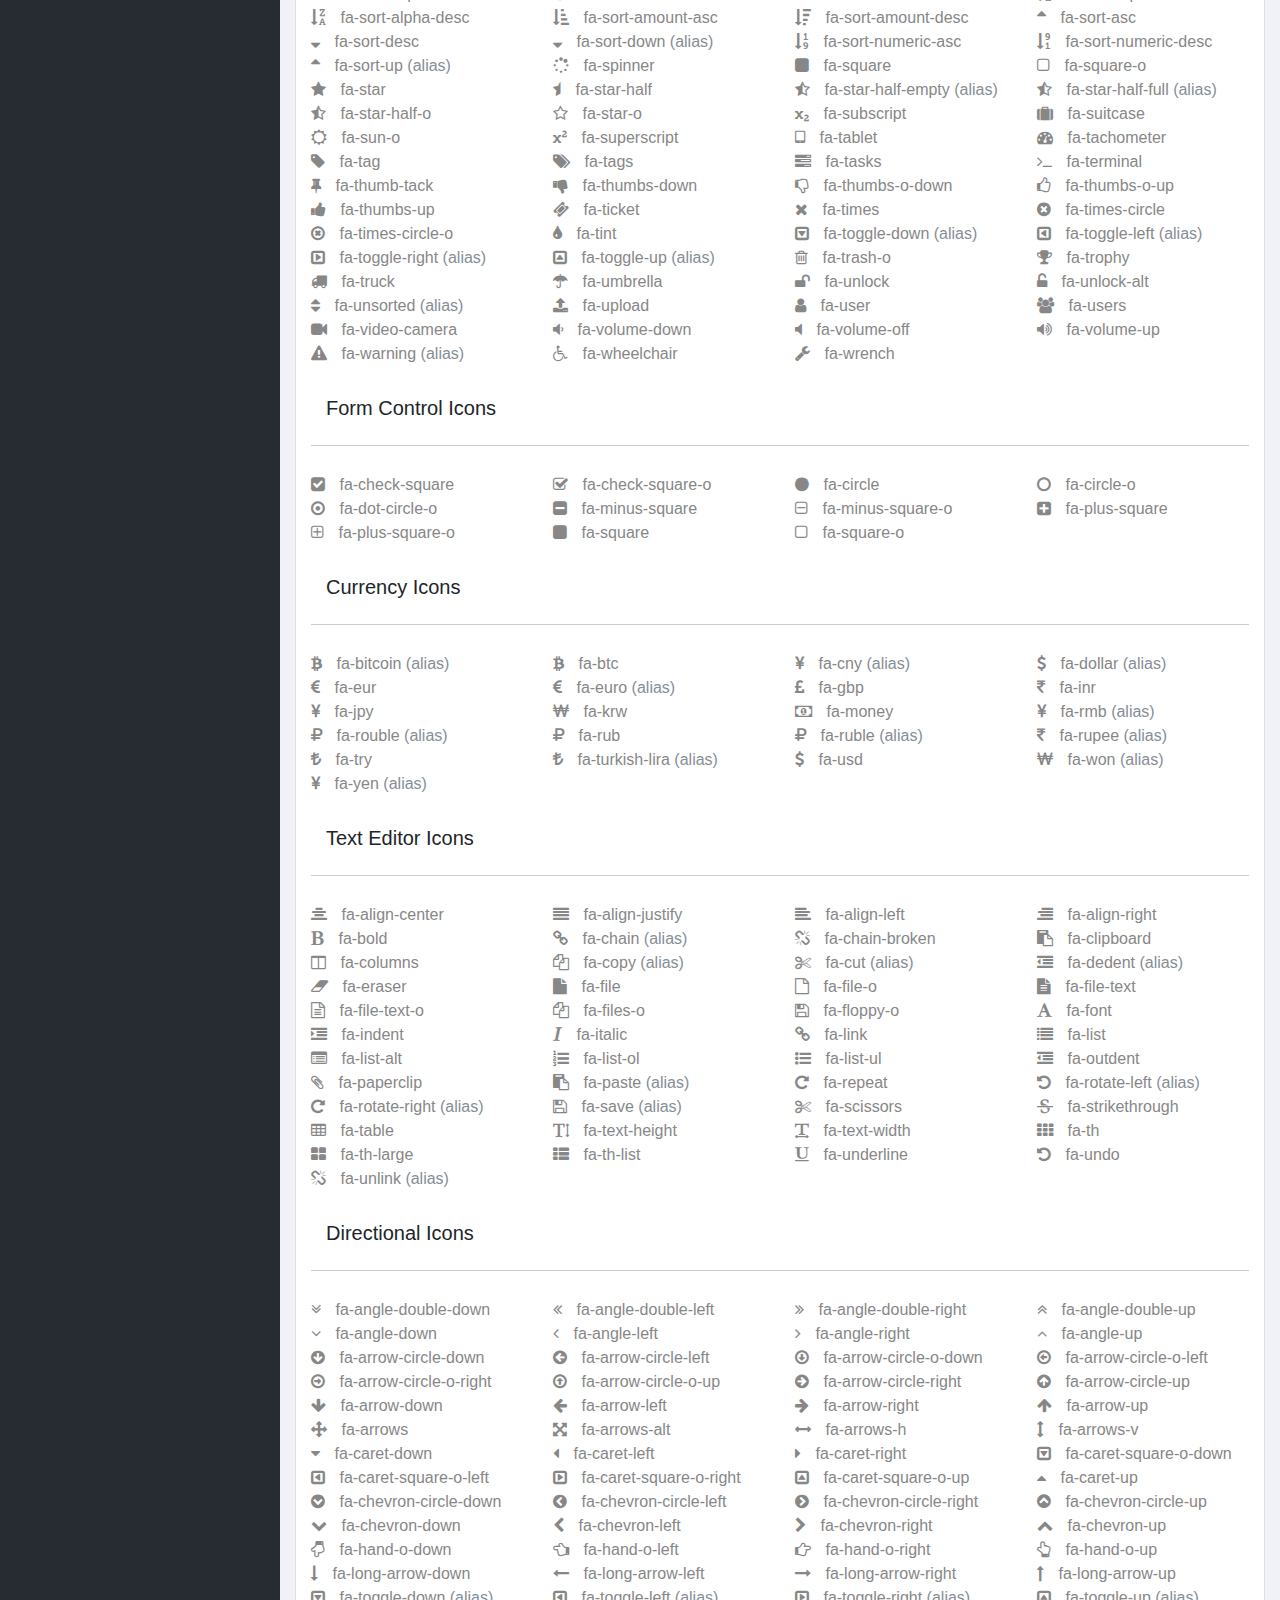
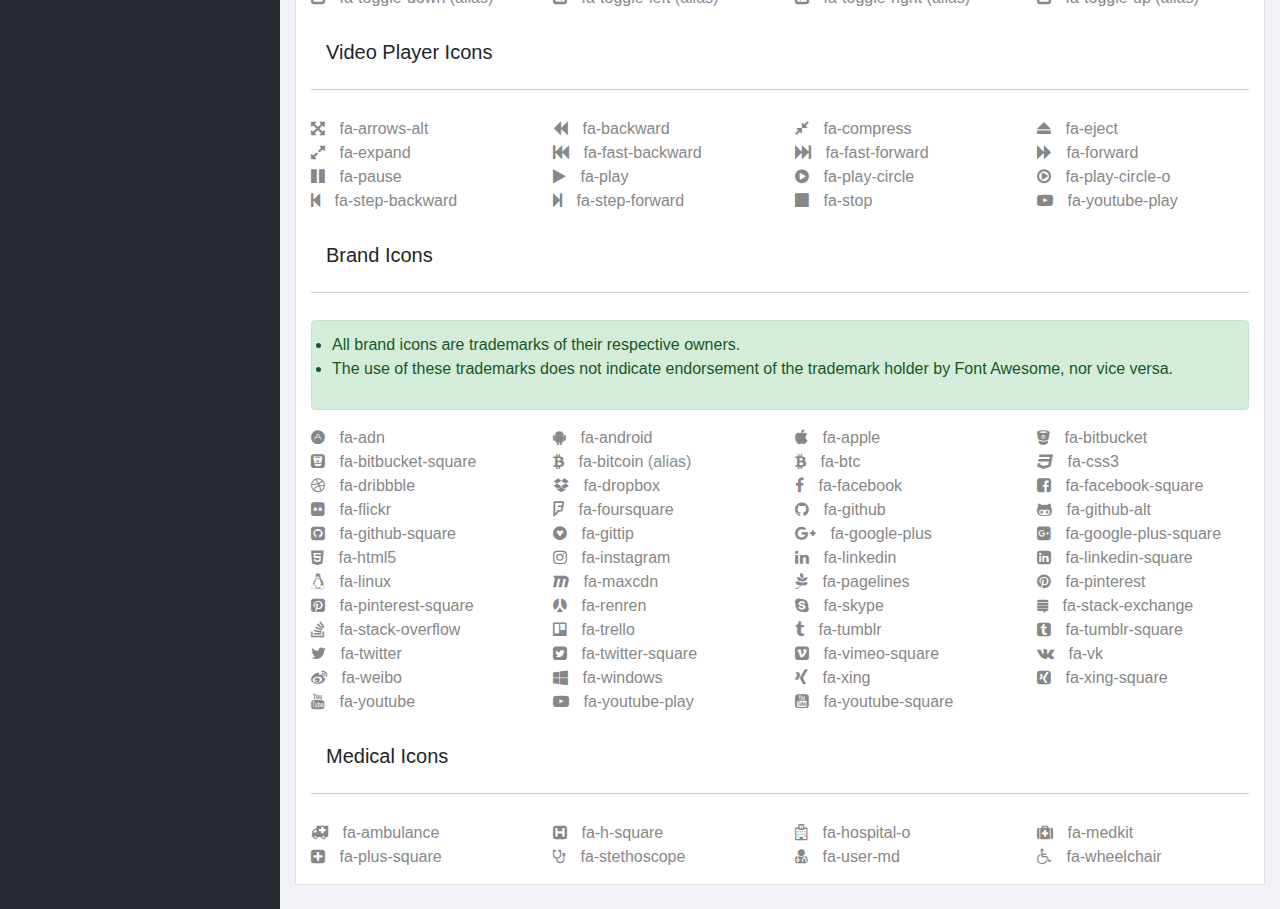
<file: static/pestectionadmin/font-fontawesome.html>
<!doctype html>
<!--[if lt IE 7]>      <html class="no-js lt-ie9 lt-ie8 lt-ie7" lang=""> <![endif]-->
<!--[if IE 7]>         <html class="no-js lt-ie9 lt-ie8" lang=""> <![endif]-->
<!--[if IE 8]>         <html class="no-js lt-ie9" lang=""> <![endif]-->
<!--[if gt IE 8]><!--> <html class="no-js" lang=""> <!--<![endif]-->
<head>
    <meta charset="utf-8">
    <meta http-equiv="X-UA-Compatible" content="IE=edge">
    <title>Sufee Admin - HTML5 Admin Template</title>
    <meta name="description" content="Sufee Admin - HTML5 Admin Template">
    <meta name="viewport" content="width=device-width, initial-scale=1">

    <link rel="apple-touch-icon" href="apple-icon.png">
    <link rel="shortcut icon" href="favicon.ico">

    <link rel="stylesheet" href="assets/css/normalize.css">
    <link rel="stylesheet" href="assets/css/bootstrap.min.css">
    <link rel="stylesheet" href="assets/css/font-awesome.min.css">
    <link rel="stylesheet" href="assets/css/themify-icons.css">
    <link rel="stylesheet" href="assets/css/flag-icon.min.css">
    <link rel="stylesheet" href="assets/css/cs-skin-elastic.css">
    <!-- <link rel="stylesheet" href="assets/css/bootstrap-select.less"> -->
    <link rel="stylesheet" href="assets/scss/style.css">

    <link href='https://fonts.googleapis.com/css?family=Open+Sans:400,600,700,800' rel='stylesheet' type='text/css'>

    <!-- <script type="text/javascript" src="https://cdn.jsdelivr.net/html5shiv/3.7.3/html5shiv.min.js"></script> -->

</head>
<body>
        <!-- Left Panel -->

    <aside id="left-panel" class="left-panel">
        <nav class="navbar navbar-expand-sm navbar-default">

            <div class="navbar-header">
                <button class="navbar-toggler" type="button" data-toggle="collapse" data-target="#main-menu" aria-controls="main-menu" aria-expanded="false" aria-label="Toggle navigation">
                    <i class="fa fa-bars"></i>
                </button>
                <a class="navbar-brand" href="./"><img src="images/logo.png" alt="Logo"></a>
                <a class="navbar-brand hidden" href="./"><img src="images/logo2.png" alt="Logo"></a>
            </div>

            <div id="main-menu" class="main-menu collapse navbar-collapse">
                <ul class="nav navbar-nav">
                    <li>
                        <a href="index.html"> <i class="menu-icon fa fa-dashboard"></i>Dashboard </a>
                    </li>
                    <h3 class="menu-title">UI elements</h3><!-- /.menu-title -->
                    <li class="menu-item-has-children dropdown">
                        <a href="#" class="dropdown-toggle" data-toggle="dropdown" aria-haspopup="true" aria-expanded="false"> <i class="menu-icon fa fa-laptop"></i>Components</a>
                        <ul class="sub-menu children dropdown-menu">
                            <li><i class="fa fa-puzzle-piece"></i><a href="ui-buttons.html">Buttons</a></li>
                            <li><i class="fa fa-id-badge"></i><a href="ui-badges.html">Badges</a></li>
                            <li><i class="fa fa-bars"></i><a href="ui-tabs.html">Tabs</a></li>
                            <li><i class="fa fa-share-square-o"></i><a href="ui-social-buttons.html">Social Buttons</a></li>
                            <li><i class="fa fa-id-card-o"></i><a href="ui-cards.html">Cards</a></li>
                            <li><i class="fa fa-exclamation-triangle"></i><a href="ui-alerts.html">Alerts</a></li>
                            <li><i class="fa fa-spinner"></i><a href="ui-progressbar.html">Progress Bars</a></li>
                            <li><i class="fa fa-fire"></i><a href="ui-modals.html">Modals</a></li>
                            <li><i class="fa fa-book"></i><a href="ui-switches.html">Switches</a></li>
                            <li><i class="fa fa-th"></i><a href="ui-grids.html">Grids</a></li>
                            <li><i class="fa fa-file-word-o"></i><a href="ui-typgraphy.html">Typography</a></li>
                        </ul>
                    </li>
                    <li class="menu-item-has-children dropdown">
                        <a href="#" class="dropdown-toggle" data-toggle="dropdown" aria-haspopup="true" aria-expanded="false"> <i class="menu-icon fa fa-table"></i>Tables</a>
                        <ul class="sub-menu children dropdown-menu">
                            <li><i class="fa fa-table"></i><a href="tables-basic.html">Basic Table</a></li>
                            <li><i class="fa fa-table"></i><a href="tables-data.html">Data Table</a></li>
                        </ul>
                    </li>
                    <li class="menu-item-has-children dropdown">
                        <a href="#" class="dropdown-toggle" data-toggle="dropdown" aria-haspopup="true" aria-expanded="false"> <i class="menu-icon fa fa-th"></i>Forms</a>
                        <ul class="sub-menu children dropdown-menu">
                            <li><i class="menu-icon fa fa-th"></i><a href="forms-basic.html">Basic Form</a></li>
                            <li><i class="menu-icon fa fa-th"></i><a href="forms-advanced.html">Advanced Form</a></li>
                        </ul>
                    </li>

                    <h3 class="menu-title">Icons</h3><!-- /.menu-title -->

                    <li class="menu-item-has-children active dropdown">
                        <a href="#" class="dropdown-toggle" data-toggle="dropdown" aria-haspopup="true" aria-expanded="false"> <i class="menu-icon fa fa-tasks"></i>Icons</a>
                        <ul class="sub-menu children dropdown-menu">
                            <li><i class="menu-icon fa fa-fort-awesome"></i><a href="font-fontawesome.html">Font Awesome</a></li>
                            <li><i class="menu-icon ti-themify-logo"></i><a href="font-themify.html">Themefy Icons</a></li>
                        </ul>
                    </li>
                    <li>
                        <a href="widgets.html"> <i class="menu-icon ti-email"></i>Widgets </a>
                    </li>
                    <li class="menu-item-has-children dropdown">
                        <a href="#" class="dropdown-toggle" data-toggle="dropdown" aria-haspopup="true" aria-expanded="false"> <i class="menu-icon fa fa-bar-chart"></i>Charts</a>
                        <ul class="sub-menu children dropdown-menu">
                            <li><i class="menu-icon fa fa-line-chart"></i><a href="charts-chartjs.html">Chart JS</a></li>
                            <li><i class="menu-icon fa fa-area-chart"></i><a href="charts-flot.html">Flot Chart</a></li>
                            <li><i class="menu-icon fa fa-pie-chart"></i><a href="charts-peity.html">Peity Chart</a></li>
                        </ul>
                    </li>

                    <li class="menu-item-has-children dropdown">
                        <a href="#" class="dropdown-toggle" data-toggle="dropdown" aria-haspopup="true" aria-expanded="false"> <i class="menu-icon fa fa-area-chart"></i>Maps</a>
                        <ul class="sub-menu children dropdown-menu">
                            <li><i class="menu-icon fa fa-map-o"></i><a href="maps-gmap.html">Google Maps</a></li>
                            <li><i class="menu-icon fa fa-street-view"></i><a href="maps-vector.html">Vector Maps</a></li>
                        </ul>
                    </li>
                    <h3 class="menu-title">Extras</h3><!-- /.menu-title -->
                    <li class="menu-item-has-children dropdown">
                        <a href="#" class="dropdown-toggle" data-toggle="dropdown" aria-haspopup="true" aria-expanded="false"> <i class="menu-icon fa fa-glass"></i>Pages</a>
                        <ul class="sub-menu children dropdown-menu">
                            <li><i class="menu-icon fa fa-sign-in"></i><a href="page-login.html">Login</a></li>
                            <li><i class="menu-icon fa fa-sign-in"></i><a href="page-register.html">Register</a></li>
                            <li><i class="menu-icon fa fa-paper-plane"></i><a href="pages-forget.html">Forget Pass</a></li>
                        </ul>
                    </li>
                </ul>
            </div><!-- /.navbar-collapse -->
        </nav>
    </aside><!-- /#left-panel -->

    <!-- Left Panel -->

    <!-- Right Panel -->

    <div id="right-panel" class="right-panel">

        <!-- Header-->
        <header id="header" class="header">

            <div class="header-menu">

                <div class="col-sm-7">
                    <a id="menuToggle" class="menutoggle pull-left"><i class="fa fa fa-tasks"></i></a>
                    <div class="header-left">
                        <button class="search-trigger"><i class="fa fa-search"></i></button>
                        <div class="form-inline">
                            <form class="search-form">
                                <input class="form-control mr-sm-2" type="text" placeholder="Search ..." aria-label="Search">
                                <button class="search-close" type="submit"><i class="fa fa-close"></i></button>
                            </form>
                        </div>

                        <div class="dropdown for-notification">
                          <button class="btn btn-secondary dropdown-toggle" type="button" id="notification" data-toggle="dropdown" aria-haspopup="true" aria-expanded="false">
                            <i class="fa fa-bell"></i>
                            <span class="count bg-danger">5</span>
                          </button>
                          <div class="dropdown-menu" aria-labelledby="notification">
                            <p class="red">You have 3 Notification</p>
                            <a class="dropdown-item media bg-flat-color-1" href="#">
                                <i class="fa fa-check"></i>
                                <p>Server #1 overloaded.</p>
                            </a>
                            <a class="dropdown-item media bg-flat-color-4" href="#">
                                <i class="fa fa-info"></i>
                                <p>Server #2 overloaded.</p>
                            </a>
                            <a class="dropdown-item media bg-flat-color-5" href="#">
                                <i class="fa fa-warning"></i>
                                <p>Server #3 overloaded.</p>
                            </a>
                          </div>
                        </div>

                        <div class="dropdown for-message">
                          <button class="btn btn-secondary dropdown-toggle" type="button"
                                id="message"
                                data-toggle="dropdown" aria-haspopup="true" aria-expanded="false">
                            <i class="ti-email"></i>
                            <span class="count bg-primary">9</span>
                          </button>
                          <div class="dropdown-menu" aria-labelledby="message">
                            <p class="red">You have 4 Mails</p>
                            <a class="dropdown-item media bg-flat-color-1" href="#">
                                <span class="photo media-left"><img alt="avatar" src="images/avatar/1.jpg"></span>
                                <span class="message media-body">
                                    <span class="name float-left">Jonathan Smith</span>
                                    <span class="time float-right">Just now</span>
                                        <p>Hello, this is an example msg</p>
                                </span>
                            </a>
                            <a class="dropdown-item media bg-flat-color-4" href="#">
                                <span class="photo media-left"><img alt="avatar" src="images/avatar/2.jpg"></span>
                                <span class="message media-body">
                                    <span class="name float-left">Jack Sanders</span>
                                    <span class="time float-right">5 minutes ago</span>
                                        <p>Lorem ipsum dolor sit amet, consectetur</p>
                                </span>
                            </a>
                            <a class="dropdown-item media bg-flat-color-5" href="#">
                                <span class="photo media-left"><img alt="avatar" src="images/avatar/3.jpg"></span>
                                <span class="message media-body">
                                    <span class="name float-left">Cheryl Wheeler</span>
                                    <span class="time float-right">10 minutes ago</span>
                                        <p>Hello, this is an example msg</p>
                                </span>
                            </a>
                            <a class="dropdown-item media bg-flat-color-3" href="#">
                                <span class="photo media-left"><img alt="avatar" src="images/avatar/4.jpg"></span>
                                <span class="message media-body">
                                    <span class="name float-left">Rachel Santos</span>
                                    <span class="time float-right">15 minutes ago</span>
                                        <p>Lorem ipsum dolor sit amet, consectetur</p>
                                </span>
                            </a>
                          </div>
                        </div>
                    </div>
                </div>

                <div class="col-sm-5">
                    <div class="user-area dropdown float-right">
                        <a href="#" class="dropdown-toggle" data-toggle="dropdown" aria-haspopup="true" aria-expanded="false">
                            <img class="user-avatar rounded-circle" src="images/admin.jpg" alt="User Avatar">
                        </a>

                        <div class="user-menu dropdown-menu">
                                <a class="nav-link" href="#"><i class="fa fa- user"></i>My Profile</a>

                                <a class="nav-link" href="#"><i class="fa fa- user"></i>Notifications <span class="count">13</span></a>

                                <a class="nav-link" href="#"><i class="fa fa -cog"></i>Settings</a>

                                <a class="nav-link" href="#"><i class="fa fa-power -off"></i>Logout</a>
                        </div>
                    </div>

                    <div class="language-select dropdown" id="language-select">
                        <a class="dropdown-toggle" href="#" data-toggle="dropdown"  id="language" aria-haspopup="true" aria-expanded="true">
                            <i class="flag-icon flag-icon-us"></i>
                        </a>
                        <div class="dropdown-menu" aria-labelledby="language" >
                            <div class="dropdown-item">
                                <span class="flag-icon flag-icon-fr"></span>
                            </div>
                            <div class="dropdown-item">
                                <i class="flag-icon flag-icon-es"></i>
                            </div>
                            <div class="dropdown-item">
                                <i class="flag-icon flag-icon-us"></i>
                            </div>
                            <div class="dropdown-item">
                                <i class="flag-icon flag-icon-it"></i>
                            </div>
                        </div>
                    </div>

                </div>
            </div>

        </header><!-- /header -->
        <!-- Header-->

        <div class="breadcrumbs">
            <div class="col-sm-4">
                <div class="page-header float-left">
                    <div class="page-title">
                        <h1>Dashboard</h1>
                    </div>
                </div>
            </div>
            <div class="col-sm-8">
                <div class="page-header float-right">
                    <div class="page-title">
                        <ol class="breadcrumb text-right">
                            <li><a href="#">Dashboard</a></li>
                            <li><a href="#">Icons</a></li>
                            <li class="active">FontAwesome</li>
                        </ol>
                    </div>
                </div>
            </div>
        </div>

        <div class="content mt-3">
            <div class="animated fadeIn">


                <div class="card">
                    <div class="card-header">
                        <i class="mr-2 fa fa-align-justify"></i>
                        <strong class="card-title">Font Awesome</strong>
                    </div>
                    <div class="card-body">

                        <div class="fontawesome-icon-list">

                            <div id="new">
                                <h2 class="page-header">11 New Icons in 4.0</h2>
                                <div class="row fontawesome-icon-list">

                                    <div class="fa-hover col-lg-3 col-md-6"><a href="#"><i class="fa fa-rub"></i> fa-rub</a></div>

                                    <div class="fa-hover col-lg-3 col-md-6"><a href="#"><i class="fa fa-ruble"></i> fa-ruble <span class="text-muted">(alias)</span></a></div>

                                    <div class="fa-hover col-lg-3 col-md-6"><a href="#"><i class="fa fa-rouble"></i> fa-rouble <span class="text-muted">(alias)</span></a></div>

                                    <div class="fa-hover col-lg-3 col-md-6"><a href="#"><i class="fa fa-pagelines"></i> fa-pagelines</a></div>

                                    <div class="fa-hover col-lg-3 col-md-6"><a href="#"><i class="fa fa-stack-exchange"></i> fa-stack-exchange</a></div>

                                    <div class="fa-hover col-lg-3 col-md-6"><a href="#"><i class="fa fa-arrow-circle-o-right"></i> fa-arrow-circle-o-right</a></div>

                                    <div class="fa-hover col-lg-3 col-md-6"><a href="#"><i class="fa fa-arrow-circle-o-left"></i> fa-arrow-circle-o-left</a></div>

                                    <div class="fa-hover col-lg-3 col-md-6"><a href="#"><i class="fa fa-caret-square-o-left"></i> fa-caret-square-o-left</a></div>

                                    <div class="fa-hover col-lg-3 col-md-6"><a href="#"><i class="fa fa-toggle-left"></i> fa-toggle-left <span class="text-muted">(alias)</span></a></div>

                                    <div class="fa-hover col-lg-3 col-md-6"><a href="#"><i class="fa fa-dot-circle-o"></i> fa-dot-circle-o</a></div>

                                    <div class="fa-hover col-lg-3 col-md-6"><a href="#"><i class="fa fa-wheelchair"></i> fa-wheelchair</a></div>

                                    <div class="fa-hover col-lg-3 col-md-6"><a href="#"><i class="fa fa-vimeo-square"></i> fa-vimeo-square</a></div>

                                    <div class="fa-hover col-lg-3 col-md-6"><a href="#"><i class="fa fa-try"></i> fa-try</a></div>

                                    <div class="fa-hover col-lg-3 col-md-6"><a href="#"><i class="fa fa-turkish-lira"></i> fa-turkish-lira <span class="text-muted">(alias)</span></a></div>

                                    <div class="fa-hover col-lg-3 col-md-6"><a href="#"><i class="fa fa-plus-square-o"></i> fa-plus-square-o</a></div>

                                </div>
                            </div>

                            <section id="web-application">
                                <h2 class="page-header">Web Application Icons</h2>

                                <div class="row fontawesome-icon-list">



                                    <div class="fa-hover col-lg-3 col-md-6"><a href="#"><i class="fa fa-adjust"></i> fa-adjust</a></div>

                                    <div class="fa-hover col-lg-3 col-md-6"><a href="#"><i class="fa fa-anchor"></i> fa-anchor</a></div>

                                    <div class="fa-hover col-lg-3 col-md-6"><a href="#"><i class="fa fa-archive"></i> fa-archive</a></div>

                                    <div class="fa-hover col-lg-3 col-md-6"><a href="#"><i class="fa fa-arrows"></i> fa-arrows</a></div>

                                    <div class="fa-hover col-lg-3 col-md-6"><a href="#"><i class="fa fa-arrows-h"></i> fa-arrows-h</a></div>

                                    <div class="fa-hover col-lg-3 col-md-6"><a href="#"><i class="fa fa-arrows-v"></i> fa-arrows-v</a></div>

                                    <div class="fa-hover col-lg-3 col-md-6"><a href="#"><i class="fa fa-asterisk"></i> fa-asterisk</a></div>

                                    <div class="fa-hover col-lg-3 col-md-6"><a href="#"><i class="fa fa-ban"></i> fa-ban</a></div>

                                    <div class="fa-hover col-lg-3 col-md-6"><a href="#"><i class="fa fa-bar-chart-o"></i> fa-bar-chart-o</a></div>

                                    <div class="fa-hover col-lg-3 col-md-6"><a href="#"><i class="fa fa-barcode"></i> fa-barcode</a></div>

                                    <div class="fa-hover col-lg-3 col-md-6"><a href="#"><i class="fa fa-bars"></i> fa-bars</a></div>

                                    <div class="fa-hover col-lg-3 col-md-6"><a href="#"><i class="fa fa-beer"></i> fa-beer</a></div>

                                    <div class="fa-hover col-lg-3 col-md-6"><a href="#"><i class="fa fa-bell"></i> fa-bell</a></div>

                                    <div class="fa-hover col-lg-3 col-md-6"><a href="#"><i class="fa fa-bell-o"></i> fa-bell-o</a></div>

                                    <div class="fa-hover col-lg-3 col-md-6"><a href="#"><i class="fa fa-bolt"></i> fa-bolt</a></div>

                                    <div class="fa-hover col-lg-3 col-md-6"><a href="#"><i class="fa fa-book"></i> fa-book</a></div>

                                    <div class="fa-hover col-lg-3 col-md-6"><a href="#"><i class="fa fa-bookmark"></i> fa-bookmark</a></div>

                                    <div class="fa-hover col-lg-3 col-md-6"><a href="#"><i class="fa fa-bookmark-o"></i> fa-bookmark-o</a></div>

                                    <div class="fa-hover col-lg-3 col-md-6"><a href="#"><i class="fa fa-briefcase"></i> fa-briefcase</a></div>

                                    <div class="fa-hover col-lg-3 col-md-6"><a href="#"><i class="fa fa-bug"></i> fa-bug</a></div>

                                    <div class="fa-hover col-lg-3 col-md-6"><a href="#"><i class="fa fa-building-o"></i> fa-building-o</a></div>

                                    <div class="fa-hover col-lg-3 col-md-6"><a href="#"><i class="fa fa-bullhorn"></i> fa-bullhorn</a></div>

                                    <div class="fa-hover col-lg-3 col-md-6"><a href="#"><i class="fa fa-bullseye"></i> fa-bullseye</a></div>

                                    <div class="fa-hover col-lg-3 col-md-6"><a href="#"><i class="fa fa-calendar"></i> fa-calendar</a></div>

                                    <div class="fa-hover col-lg-3 col-md-6"><a href="#"><i class="fa fa-calendar-o"></i> fa-calendar-o</a></div>

                                    <div class="fa-hover col-lg-3 col-md-6"><a href="#"><i class="fa fa-camera"></i> fa-camera</a></div>

                                    <div class="fa-hover col-lg-3 col-md-6"><a href="#"><i class="fa fa-camera-retro"></i> fa-camera-retro</a></div>

                                    <div class="fa-hover col-lg-3 col-md-6"><a href="#"><i class="fa fa-caret-square-o-down"></i> fa-caret-square-o-down</a></div>

                                    <div class="fa-hover col-lg-3 col-md-6"><a href="#"><i class="fa fa-caret-square-o-left"></i> fa-caret-square-o-left</a></div>

                                    <div class="fa-hover col-lg-3 col-md-6"><a href="#"><i class="fa fa-caret-square-o-right"></i> fa-caret-square-o-right</a></div>

                                    <div class="fa-hover col-lg-3 col-md-6"><a href="#"><i class="fa fa-caret-square-o-up"></i> fa-caret-square-o-up</a></div>

                                    <div class="fa-hover col-lg-3 col-md-6"><a href="#"><i class="fa fa-certificate"></i> fa-certificate</a></div>

                                    <div class="fa-hover col-lg-3 col-md-6"><a href="#"><i class="fa fa-check"></i> fa-check</a></div>

                                    <div class="fa-hover col-lg-3 col-md-6"><a href="#"><i class="fa fa-check-circle"></i> fa-check-circle</a></div>

                                    <div class="fa-hover col-lg-3 col-md-6"><a href="#"><i class="fa fa-check-circle-o"></i> fa-check-circle-o</a></div>

                                    <div class="fa-hover col-lg-3 col-md-6"><a href="#"><i class="fa fa-check-square"></i> fa-check-square</a></div>

                                    <div class="fa-hover col-lg-3 col-md-6"><a href="#"><i class="fa fa-check-square-o"></i> fa-check-square-o</a></div>

                                    <div class="fa-hover col-lg-3 col-md-6"><a href="#"><i class="fa fa-circle"></i> fa-circle</a></div>

                                    <div class="fa-hover col-lg-3 col-md-6"><a href="#"><i class="fa fa-circle-o"></i> fa-circle-o</a></div>

                                    <div class="fa-hover col-lg-3 col-md-6"><a href="#"><i class="fa fa-clock-o"></i> fa-clock-o</a></div>

                                    <div class="fa-hover col-lg-3 col-md-6"><a href="#"><i class="fa fa-cloud"></i> fa-cloud</a></div>

                                    <div class="fa-hover col-lg-3 col-md-6"><a href="#"><i class="fa fa-cloud-download"></i> fa-cloud-download</a></div>

                                    <div class="fa-hover col-lg-3 col-md-6"><a href="#"><i class="fa fa-cloud-upload"></i> fa-cloud-upload</a></div>

                                    <div class="fa-hover col-lg-3 col-md-6"><a href="#"><i class="fa fa-code"></i> fa-code</a></div>

                                    <div class="fa-hover col-lg-3 col-md-6"><a href="#"><i class="fa fa-code-fork"></i> fa-code-fork</a></div>

                                    <div class="fa-hover col-lg-3 col-md-6"><a href="#"><i class="fa fa-coffee"></i> fa-coffee</a></div>

                                    <div class="fa-hover col-lg-3 col-md-6"><a href="#"><i class="fa fa-cog"></i> fa-cog</a></div>

                                    <div class="fa-hover col-lg-3 col-md-6"><a href="#"><i class="fa fa-cogs"></i> fa-cogs</a></div>

                                    <div class="fa-hover col-lg-3 col-md-6"><a href="#"><i class="fa fa-comment"></i> fa-comment</a></div>

                                    <div class="fa-hover col-lg-3 col-md-6"><a href="#"><i class="fa fa-comment-o"></i> fa-comment-o</a></div>

                                    <div class="fa-hover col-lg-3 col-md-6"><a href="#"><i class="fa fa-comments"></i> fa-comments</a></div>

                                    <div class="fa-hover col-lg-3 col-md-6"><a href="#"><i class="fa fa-comments-o"></i> fa-comments-o</a></div>

                                    <div class="fa-hover col-lg-3 col-md-6"><a href="#"><i class="fa fa-compass"></i> fa-compass</a></div>

                                    <div class="fa-hover col-lg-3 col-md-6"><a href="#"><i class="fa fa-credit-card"></i> fa-credit-card</a></div>

                                    <div class="fa-hover col-lg-3 col-md-6"><a href="#"><i class="fa fa-crop"></i> fa-crop</a></div>

                                    <div class="fa-hover col-lg-3 col-md-6"><a href="#"><i class="fa fa-crosshairs"></i> fa-crosshairs</a></div>

                                    <div class="fa-hover col-lg-3 col-md-6"><a href="#"><i class="fa fa-cutlery"></i> fa-cutlery</a></div>

                                    <div class="fa-hover col-lg-3 col-md-6"><a href="#"><i class="fa fa-dashboard"></i> fa-dashboard <span class="text-muted">(alias)</span></a></div>

                                    <div class="fa-hover col-lg-3 col-md-6"><a href="#"><i class="fa fa-desktop"></i> fa-desktop</a></div>

                                    <div class="fa-hover col-lg-3 col-md-6"><a href="#"><i class="fa fa-dot-circle-o"></i> fa-dot-circle-o</a></div>

                                    <div class="fa-hover col-lg-3 col-md-6"><a href="#"><i class="fa fa-download"></i> fa-download</a></div>

                                    <div class="fa-hover col-lg-3 col-md-6"><a href="#"><i class="fa fa-edit"></i> fa-edit <span class="text-muted">(alias)</span></a></div>

                                    <div class="fa-hover col-lg-3 col-md-6"><a href="#"><i class="fa fa-ellipsis-h"></i> fa-ellipsis-h</a></div>

                                    <div class="fa-hover col-lg-3 col-md-6"><a href="#"><i class="fa fa-ellipsis-v"></i> fa-ellipsis-v</a></div>

                                    <div class="fa-hover col-lg-3 col-md-6"><a href="#"><i class="fa fa-envelope"></i> fa-envelope</a></div>

                                    <div class="fa-hover col-lg-3 col-md-6"><a href="#"><i class="fa fa-envelope-o"></i> fa-envelope-o</a></div>

                                    <div class="fa-hover col-lg-3 col-md-6"><a href="#"><i class="fa fa-eraser"></i> fa-eraser</a></div>

                                    <div class="fa-hover col-lg-3 col-md-6"><a href="#"><i class="fa fa-exchange"></i> fa-exchange</a></div>

                                    <div class="fa-hover col-lg-3 col-md-6"><a href="#"><i class="fa fa-exclamation"></i> fa-exclamation</a></div>

                                    <div class="fa-hover col-lg-3 col-md-6"><a href="#"><i class="fa fa-exclamation-circle"></i> fa-exclamation-circle</a></div>

                                    <div class="fa-hover col-lg-3 col-md-6"><a href="#"><i class="fa fa-exclamation-triangle"></i> fa-exclamation-triangle</a></div>

                                    <div class="fa-hover col-lg-3 col-md-6"><a href="#"><i class="fa fa-external-link"></i> fa-external-link</a></div>

                                    <div class="fa-hover col-lg-3 col-md-6"><a href="#"><i class="fa fa-external-link-square"></i> fa-external-link-square</a></div>

                                    <div class="fa-hover col-lg-3 col-md-6"><a href="#"><i class="fa fa-eye"></i> fa-eye</a></div>

                                    <div class="fa-hover col-lg-3 col-md-6"><a href="#"><i class="fa fa-eye-slash"></i> fa-eye-slash</a></div>

                                    <div class="fa-hover col-lg-3 col-md-6"><a href="#"><i class="fa fa-female"></i> fa-female</a></div>

                                    <div class="fa-hover col-lg-3 col-md-6"><a href="#"><i class="fa fa-fighter-jet"></i> fa-fighter-jet</a></div>

                                    <div class="fa-hover col-lg-3 col-md-6"><a href="#"><i class="fa fa-film"></i> fa-film</a></div>

                                    <div class="fa-hover col-lg-3 col-md-6"><a href="#"><i class="fa fa-filter"></i> fa-filter</a></div>

                                    <div class="fa-hover col-lg-3 col-md-6"><a href="#"><i class="fa fa-fire"></i> fa-fire</a></div>

                                    <div class="fa-hover col-lg-3 col-md-6"><a href="#"><i class="fa fa-fire-extinguisher"></i> fa-fire-extinguisher</a></div>

                                    <div class="fa-hover col-lg-3 col-md-6"><a href="#"><i class="fa fa-flag"></i> fa-flag</a></div>

                                    <div class="fa-hover col-lg-3 col-md-6"><a href="#"><i class="fa fa-flag-checkered"></i> fa-flag-checkered</a></div>

                                    <div class="fa-hover col-lg-3 col-md-6"><a href="#"><i class="fa fa-flag-o"></i> fa-flag-o</a></div>

                                    <div class="fa-hover col-lg-3 col-md-6"><a href="#"><i class="fa fa-flash"></i> fa-flash <span class="text-muted">(alias)</span></a></div>

                                    <div class="fa-hover col-lg-3 col-md-6"><a href="#"><i class="fa fa-flask"></i> fa-flask</a></div>

                                    <div class="fa-hover col-lg-3 col-md-6"><a href="#"><i class="fa fa-folder"></i> fa-folder</a></div>

                                    <div class="fa-hover col-lg-3 col-md-6"><a href="#"><i class="fa fa-folder-o"></i> fa-folder-o</a></div>

                                    <div class="fa-hover col-lg-3 col-md-6"><a href="#"><i class="fa fa-folder-open"></i> fa-folder-open</a></div>

                                    <div class="fa-hover col-lg-3 col-md-6"><a href="#"><i class="fa fa-folder-open-o"></i> fa-folder-open-o</a></div>

                                    <div class="fa-hover col-lg-3 col-md-6"><a href="#"><i class="fa fa-frown-o"></i> fa-frown-o</a></div>

                                    <div class="fa-hover col-lg-3 col-md-6"><a href="#"><i class="fa fa-gamepad"></i> fa-gamepad</a></div>

                                    <div class="fa-hover col-lg-3 col-md-6"><a href="#"><i class="fa fa-gavel"></i> fa-gavel</a></div>

                                    <div class="fa-hover col-lg-3 col-md-6"><a href="#"><i class="fa fa-gear"></i> fa-gear <span class="text-muted">(alias)</span></a></div>

                                    <div class="fa-hover col-lg-3 col-md-6"><a href="#"><i class="fa fa-gears"></i> fa-gears <span class="text-muted">(alias)</span></a></div>

                                    <div class="fa-hover col-lg-3 col-md-6"><a href="#"><i class="fa fa-gift"></i> fa-gift</a></div>

                                    <div class="fa-hover col-lg-3 col-md-6"><a href="#"><i class="fa fa-glass"></i> fa-glass</a></div>

                                    <div class="fa-hover col-lg-3 col-md-6"><a href="#"><i class="fa fa-globe"></i> fa-globe</a></div>

                                    <div class="fa-hover col-lg-3 col-md-6"><a href="#"><i class="fa fa-group"></i> fa-group <span class="text-muted">(alias)</span></a></div>

                                    <div class="fa-hover col-lg-3 col-md-6"><a href="#"><i class="fa fa-hdd-o"></i> fa-hdd-o</a></div>

                                    <div class="fa-hover col-lg-3 col-md-6"><a href="#"><i class="fa fa-headphones"></i> fa-headphones</a></div>

                                    <div class="fa-hover col-lg-3 col-md-6"><a href="#"><i class="fa fa-heart"></i> fa-heart</a></div>

                                    <div class="fa-hover col-lg-3 col-md-6"><a href="#"><i class="fa fa-heart-o"></i> fa-heart-o</a></div>

                                    <div class="fa-hover col-lg-3 col-md-6"><a href="#"><i class="fa fa-home"></i> fa-home</a></div>

                                    <div class="fa-hover col-lg-3 col-md-6"><a href="#"><i class="fa fa-inbox"></i> fa-inbox</a></div>

                                    <div class="fa-hover col-lg-3 col-md-6"><a href="#"><i class="fa fa-info"></i> fa-info</a></div>

                                    <div class="fa-hover col-lg-3 col-md-6"><a href="#info-circle"><i class="fa fa-info-circle"></i> fa-info-circle</a></div>

                                    <div class="fa-hover col-lg-3 col-md-6"><a href="#key"><i class="fa fa-key"></i> fa-key</a></div>

                                    <div class="fa-hover col-lg-3 col-md-6"><a href="#keyboard-o"><i class="fa fa-keyboard-o"></i> fa-keyboard-o</a></div>

                                    <div class="fa-hover col-lg-3 col-md-6"><a href="#laptop"><i class="fa fa-laptop"></i> fa-laptop</a></div>

                                    <div class="fa-hover col-lg-3 col-md-6"><a href="#leaf"><i class="fa fa-leaf"></i> fa-leaf</a></div>

                                    <div class="fa-hover col-lg-3 col-md-6"><a href="#gavel"><i class="fa fa-legal"></i> fa-legal <span class="text-muted">(alias)</span></a></div>

                                    <div class="fa-hover col-lg-3 col-md-6"><a href="#lemon-o"><i class="fa fa-lemon-o"></i> fa-lemon-o</a></div>

                                    <div class="fa-hover col-lg-3 col-md-6"><a href="#level-down"><i class="fa fa-level-down"></i> fa-level-down</a></div>

                                    <div class="fa-hover col-lg-3 col-md-6"><a href="#level-up"><i class="fa fa-level-up"></i> fa-level-up</a></div>

                                    <div class="fa-hover col-lg-3 col-md-6"><a href="#lightbulb-o"><i class="fa fa-lightbulb-o"></i> fa-lightbulb-o</a></div>

                                    <div class="fa-hover col-lg-3 col-md-6"><a href="#location-arrow"><i class="fa fa-location-arrow"></i> fa-location-arrow</a></div>

                                    <div class="fa-hover col-lg-3 col-md-6"><a href="#lock"><i class="fa fa-lock"></i> fa-lock</a></div>

                                    <div class="fa-hover col-lg-3 col-md-6"><a href="#magic"><i class="fa fa-magic"></i> fa-magic</a></div>

                                    <div class="fa-hover col-lg-3 col-md-6"><a href="#magnet"><i class="fa fa-magnet"></i> fa-magnet</a></div>

                                    <div class="fa-hover col-lg-3 col-md-6"><a href="#share"><i class="fa fa-mail-forward"></i> fa-mail-forward <span class="text-muted">(alias)</span></a></div>

                                    <div class="fa-hover col-lg-3 col-md-6"><a href="#reply"><i class="fa fa-mail-reply"></i> fa-mail-reply <span class="text-muted">(alias)</span></a></div>

                                    <div class="fa-hover col-lg-3 col-md-6"><a href="#mail-reply-all"><i class="fa fa-mail-reply-all"></i> fa-mail-reply-all</a></div>

                                    <div class="fa-hover col-lg-3 col-md-6"><a href="#male"><i class="fa fa-male"></i> fa-male</a></div>

                                    <div class="fa-hover col-lg-3 col-md-6"><a href="#map-marker"><i class="fa fa-map-marker"></i> fa-map-marker</a></div>

                                    <div class="fa-hover col-lg-3 col-md-6"><a href="#meh-o"><i class="fa fa-meh-o"></i> fa-meh-o</a></div>

                                    <div class="fa-hover col-lg-3 col-md-6"><a href="#microphone"><i class="fa fa-microphone"></i> fa-microphone</a></div>

                                    <div class="fa-hover col-lg-3 col-md-6"><a href="#microphone-slash"><i class="fa fa-microphone-slash"></i> fa-microphone-slash</a></div>

                                    <div class="fa-hover col-lg-3 col-md-6"><a href="#minus"><i class="fa fa-minus"></i> fa-minus</a></div>

                                    <div class="fa-hover col-lg-3 col-md-6"><a href="#minus-circle"><i class="fa fa-minus-circle"></i> fa-minus-circle</a></div>

                                    <div class="fa-hover col-lg-3 col-md-6"><a href="#minus-square"><i class="fa fa-minus-square"></i> fa-minus-square</a></div>

                                    <div class="fa-hover col-lg-3 col-md-6"><a href="#minus-square-o"><i class="fa fa-minus-square-o"></i> fa-minus-square-o</a></div>

                                    <div class="fa-hover col-lg-3 col-md-6"><a href="#mobile"><i class="fa fa-mobile"></i> fa-mobile</a></div>

                                    <div class="fa-hover col-lg-3 col-md-6"><a href="#mobile"><i class="fa fa-mobile-phone"></i> fa-mobile-phone <span class="text-muted">(alias)</span></a></div>

                                    <div class="fa-hover col-lg-3 col-md-6"><a href="#money"><i class="fa fa-money"></i> fa-money</a></div>

                                    <div class="fa-hover col-lg-3 col-md-6"><a href="#moon-o"><i class="fa fa-moon-o"></i> fa-moon-o</a></div>

                                    <div class="fa-hover col-lg-3 col-md-6"><a href="#music"><i class="fa fa-music"></i> fa-music</a></div>

                                    <div class="fa-hover col-lg-3 col-md-6"><a href="#pencil"><i class="fa fa-pencil"></i> fa-pencil</a></div>

                                    <div class="fa-hover col-lg-3 col-md-6"><a href="#pencil-square"><i class="fa fa-pencil-square"></i> fa-pencil-square</a></div>

                                    <div class="fa-hover col-lg-3 col-md-6"><a href="#pencil-square-o"><i class="fa fa-pencil-square-o"></i> fa-pencil-square-o</a></div>

                                    <div class="fa-hover col-lg-3 col-md-6"><a href="#phone"><i class="fa fa-phone"></i> fa-phone</a></div>

                                    <div class="fa-hover col-lg-3 col-md-6"><a href="#phone-square"><i class="fa fa-phone-square"></i> fa-phone-square</a></div>

                                    <div class="fa-hover col-lg-3 col-md-6"><a href="#picture-o"><i class="fa fa-picture-o"></i> fa-picture-o</a></div>

                                    <div class="fa-hover col-lg-3 col-md-6"><a href="#plane"><i class="fa fa-plane"></i> fa-plane</a></div>

                                    <div class="fa-hover col-lg-3 col-md-6"><a href="#plus"><i class="fa fa-plus"></i> fa-plus</a></div>

                                    <div class="fa-hover col-lg-3 col-md-6"><a href="#plus-circle"><i class="fa fa-plus-circle"></i> fa-plus-circle</a></div>

                                    <div class="fa-hover col-lg-3 col-md-6"><a href="#plus-square"><i class="fa fa-plus-square"></i> fa-plus-square</a></div>

                                    <div class="fa-hover col-lg-3 col-md-6"><a href="#plus-square-o"><i class="fa fa-plus-square-o"></i> fa-plus-square-o</a></div>

                                    <div class="fa-hover col-lg-3 col-md-6"><a href="#power-off"><i class="fa fa-power-off"></i> fa-power-off</a></div>

                                    <div class="fa-hover col-lg-3 col-md-6"><a href="#print"><i class="fa fa-print"></i> fa-print</a></div>

                                    <div class="fa-hover col-lg-3 col-md-6"><a href="#puzzle-piece"><i class="fa fa-puzzle-piece"></i> fa-puzzle-piece</a></div>

                                    <div class="fa-hover col-lg-3 col-md-6"><a href="#qrcode"><i class="fa fa-qrcode"></i> fa-qrcode</a></div>

                                    <div class="fa-hover col-lg-3 col-md-6"><a href="#question"><i class="fa fa-question"></i> fa-question</a></div>

                                    <div class="fa-hover col-lg-3 col-md-6"><a href="#question-circle"><i class="fa fa-question-circle"></i> fa-question-circle</a></div>

                                    <div class="fa-hover col-lg-3 col-md-6"><a href="#quote-left"><i class="fa fa-quote-left"></i> fa-quote-left</a></div>

                                    <div class="fa-hover col-lg-3 col-md-6"><a href="#quote-right"><i class="fa fa-quote-right"></i> fa-quote-right</a></div>

                                    <div class="fa-hover col-lg-3 col-md-6"><a href="#random"><i class="fa fa-random"></i> fa-random</a></div>

                                    <div class="fa-hover col-lg-3 col-md-6"><a href="#refresh"><i class="fa fa-refresh"></i> fa-refresh</a></div>

                                    <div class="fa-hover col-lg-3 col-md-6"><a href="#reply"><i class="fa fa-reply"></i> fa-reply</a></div>

                                    <div class="fa-hover col-lg-3 col-md-6"><a href="#reply-all"><i class="fa fa-reply-all"></i> fa-reply-all</a></div>

                                    <div class="fa-hover col-lg-3 col-md-6"><a href="#retweet"><i class="fa fa-retweet"></i> fa-retweet</a></div>

                                    <div class="fa-hover col-lg-3 col-md-6"><a href="#road"><i class="fa fa-road"></i> fa-road</a></div>

                                    <div class="fa-hover col-lg-3 col-md-6"><a href="#rocket"><i class="fa fa-rocket"></i> fa-rocket</a></div>

                                    <div class="fa-hover col-lg-3 col-md-6"><a href="#rss"><i class="fa fa-rss"></i> fa-rss</a></div>

                                    <div class="fa-hover col-lg-3 col-md-6"><a href="#rss-square"><i class="fa fa-rss-square"></i> fa-rss-square</a></div>

                                    <div class="fa-hover col-lg-3 col-md-6"><a href="#search"><i class="fa fa-search"></i> fa-search</a></div>

                                    <div class="fa-hover col-lg-3 col-md-6"><a href="#search-minus"><i class="fa fa-search-minus"></i> fa-search-minus</a></div>

                                    <div class="fa-hover col-lg-3 col-md-6"><a href="#search-plus"><i class="fa fa-search-plus"></i> fa-search-plus</a></div>

                                    <div class="fa-hover col-lg-3 col-md-6"><a href="#share"><i class="fa fa-share"></i> fa-share</a></div>

                                    <div class="fa-hover col-lg-3 col-md-6"><a href="#share-square"><i class="fa fa-share-square"></i> fa-share-square</a></div>

                                    <div class="fa-hover col-lg-3 col-md-6"><a href="#share-square-o"><i class="fa fa-share-square-o"></i> fa-share-square-o</a></div>

                                    <div class="fa-hover col-lg-3 col-md-6"><a href="#shield"><i class="fa fa-shield"></i> fa-shield</a></div>

                                    <div class="fa-hover col-lg-3 col-md-6"><a href="#shopping-cart"><i class="fa fa-shopping-cart"></i> fa-shopping-cart</a></div>

                                    <div class="fa-hover col-lg-3 col-md-6"><a href="#sign-in"><i class="fa fa-sign-in"></i> fa-sign-in</a></div>

                                    <div class="fa-hover col-lg-3 col-md-6"><a href="#sign-out"><i class="fa fa-sign-out"></i> fa-sign-out</a></div>

                                    <div class="fa-hover col-lg-3 col-md-6"><a href="#signal"><i class="fa fa-signal"></i> fa-signal</a></div>

                                    <div class="fa-hover col-lg-3 col-md-6"><a href="#sitemap"><i class="fa fa-sitemap"></i> fa-sitemap</a></div>

                                    <div class="fa-hover col-lg-3 col-md-6"><a href="#smile-o"><i class="fa fa-smile-o"></i> fa-smile-o</a></div>

                                    <div class="fa-hover col-lg-3 col-md-6"><a href="#sort"><i class="fa fa-sort"></i> fa-sort</a></div>

                                    <div class="fa-hover col-lg-3 col-md-6"><a href="#sort-alpha-asc"><i class="fa fa-sort-alpha-asc"></i> fa-sort-alpha-asc</a></div>

                                    <div class="fa-hover col-lg-3 col-md-6"><a href="#sort-alpha-desc"><i class="fa fa-sort-alpha-desc"></i> fa-sort-alpha-desc</a></div>

                                    <div class="fa-hover col-lg-3 col-md-6"><a href="#sort-amount-asc"><i class="fa fa-sort-amount-asc"></i> fa-sort-amount-asc</a></div>

                                    <div class="fa-hover col-lg-3 col-md-6"><a href="#sort-amount-desc"><i class="fa fa-sort-amount-desc"></i> fa-sort-amount-desc</a></div>

                                    <div class="fa-hover col-lg-3 col-md-6"><a href="#sort-asc"><i class="fa fa-sort-asc"></i> fa-sort-asc</a></div>

                                    <div class="fa-hover col-lg-3 col-md-6"><a href="#sort-desc"><i class="fa fa-sort-desc"></i> fa-sort-desc</a></div>

                                    <div class="fa-hover col-lg-3 col-md-6"><a href="#sort-asc"><i class="fa fa-sort-down"></i> fa-sort-down <span class="text-muted">(alias)</span></a></div>

                                    <div class="fa-hover col-lg-3 col-md-6"><a href="#sort-numeric-asc"><i class="fa fa-sort-numeric-asc"></i> fa-sort-numeric-asc</a></div>

                                    <div class="fa-hover col-lg-3 col-md-6"><a href="#sort-numeric-desc"><i class="fa fa-sort-numeric-desc"></i> fa-sort-numeric-desc</a></div>

                                    <div class="fa-hover col-lg-3 col-md-6"><a href="#sort-desc"><i class="fa fa-sort-up"></i> fa-sort-up <span class="text-muted">(alias)</span></a></div>

                                    <div class="fa-hover col-lg-3 col-md-6"><a href="#spinner"><i class="fa fa-spinner"></i> fa-spinner</a></div>

                                    <div class="fa-hover col-lg-3 col-md-6"><a href="#square"><i class="fa fa-square"></i> fa-square</a></div>

                                    <div class="fa-hover col-lg-3 col-md-6"><a href="#square-o"><i class="fa fa-square-o"></i> fa-square-o</a></div>

                                    <div class="fa-hover col-lg-3 col-md-6"><a href="#star"><i class="fa fa-star"></i> fa-star</a></div>

                                    <div class="fa-hover col-lg-3 col-md-6"><a href="#star-half"><i class="fa fa-star-half"></i> fa-star-half</a></div>

                                    <div class="fa-hover col-lg-3 col-md-6"><a href="#star-half-o"><i class="fa fa-star-half-empty"></i> fa-star-half-empty <span class="text-muted">(alias)</span></a></div>

                                    <div class="fa-hover col-lg-3 col-md-6"><a href="#star-half-o"><i class="fa fa-star-half-full"></i> fa-star-half-full <span class="text-muted">(alias)</span></a></div>

                                    <div class="fa-hover col-lg-3 col-md-6"><a href="#star-half-o"><i class="fa fa-star-half-o"></i> fa-star-half-o</a></div>

                                    <div class="fa-hover col-lg-3 col-md-6"><a href="#star-o"><i class="fa fa-star-o"></i> fa-star-o</a></div>

                                    <div class="fa-hover col-lg-3 col-md-6"><a href="#subscript"><i class="fa fa-subscript"></i> fa-subscript</a></div>

                                    <div class="fa-hover col-lg-3 col-md-6"><a href="#suitcase"><i class="fa fa-suitcase"></i> fa-suitcase</a></div>

                                    <div class="fa-hover col-lg-3 col-md-6"><a href="#sun-o"><i class="fa fa-sun-o"></i> fa-sun-o</a></div>

                                    <div class="fa-hover col-lg-3 col-md-6"><a href="#superscript"><i class="fa fa-superscript"></i> fa-superscript</a></div>

                                    <div class="fa-hover col-lg-3 col-md-6"><a href="#tablet"><i class="fa fa-tablet"></i> fa-tablet</a></div>

                                    <div class="fa-hover col-lg-3 col-md-6"><a href="#tachometer"><i class="fa fa-tachometer"></i> fa-tachometer</a></div>

                                    <div class="fa-hover col-lg-3 col-md-6"><a href="#tag"><i class="fa fa-tag"></i> fa-tag</a></div>

                                    <div class="fa-hover col-lg-3 col-md-6"><a href="#tags"><i class="fa fa-tags"></i> fa-tags</a></div>

                                    <div class="fa-hover col-lg-3 col-md-6"><a href="#tasks"><i class="fa fa-tasks"></i> fa-tasks</a></div>

                                    <div class="fa-hover col-lg-3 col-md-6"><a href="#terminal"><i class="fa fa-terminal"></i> fa-terminal</a></div>

                                    <div class="fa-hover col-lg-3 col-md-6"><a href="#thumb-tack"><i class="fa fa-thumb-tack"></i> fa-thumb-tack</a></div>

                                    <div class="fa-hover col-lg-3 col-md-6"><a href="#thumbs-down"><i class="fa fa-thumbs-down"></i> fa-thumbs-down</a></div>

                                    <div class="fa-hover col-lg-3 col-md-6"><a href="#thumbs-o-down"><i class="fa fa-thumbs-o-down"></i> fa-thumbs-o-down</a></div>

                                    <div class="fa-hover col-lg-3 col-md-6"><a href="#thumbs-o-up"><i class="fa fa-thumbs-o-up"></i> fa-thumbs-o-up</a></div>

                                    <div class="fa-hover col-lg-3 col-md-6"><a href="#thumbs-up"><i class="fa fa-thumbs-up"></i> fa-thumbs-up</a></div>

                                    <div class="fa-hover col-lg-3 col-md-6"><a href="#ticket"><i class="fa fa-ticket"></i> fa-ticket</a></div>

                                    <div class="fa-hover col-lg-3 col-md-6"><a href="#times"><i class="fa fa-times"></i> fa-times</a></div>

                                    <div class="fa-hover col-lg-3 col-md-6"><a href="#times-circle"><i class="fa fa-times-circle"></i> fa-times-circle</a></div>

                                    <div class="fa-hover col-lg-3 col-md-6"><a href="#times-circle-o"><i class="fa fa-times-circle-o"></i> fa-times-circle-o</a></div>

                                    <div class="fa-hover col-lg-3 col-md-6"><a href="#tint"><i class="fa fa-tint"></i> fa-tint</a></div>

                                    <div class="fa-hover col-lg-3 col-md-6"><a href="#caret-square-o-down"><i class="fa fa-toggle-down"></i> fa-toggle-down <span class="text-muted">(alias)</span></a></div>

                                    <div class="fa-hover col-lg-3 col-md-6"><a href="#caret-square-o-left"><i class="fa fa-toggle-left"></i> fa-toggle-left <span class="text-muted">(alias)</span></a></div>

                                    <div class="fa-hover col-lg-3 col-md-6"><a href="#caret-square-o-right"><i class="fa fa-toggle-right"></i> fa-toggle-right <span class="text-muted">(alias)</span></a></div>

                                    <div class="fa-hover col-lg-3 col-md-6"><a href="#caret-square-o-up"><i class="fa fa-toggle-up"></i> fa-toggle-up <span class="text-muted">(alias)</span></a></div>

                                    <div class="fa-hover col-lg-3 col-md-6"><a href="#trash-o"><i class="fa fa-trash-o"></i> fa-trash-o</a></div>

                                    <div class="fa-hover col-lg-3 col-md-6"><a href="#trophy"><i class="fa fa-trophy"></i> fa-trophy</a></div>

                                    <div class="fa-hover col-lg-3 col-md-6"><a href="#truck"><i class="fa fa-truck"></i> fa-truck</a></div>

                                    <div class="fa-hover col-lg-3 col-md-6"><a href="#umbrella"><i class="fa fa-umbrella"></i> fa-umbrella</a></div>

                                    <div class="fa-hover col-lg-3 col-md-6"><a href="#unlock"><i class="fa fa-unlock"></i> fa-unlock</a></div>

                                    <div class="fa-hover col-lg-3 col-md-6"><a href="#unlock-alt"><i class="fa fa-unlock-alt"></i> fa-unlock-alt</a></div>

                                    <div class="fa-hover col-lg-3 col-md-6"><a href="#sort"><i class="fa fa-unsorted"></i> fa-unsorted <span class="text-muted">(alias)</span></a></div>

                                    <div class="fa-hover col-lg-3 col-md-6"><a href="#upload"><i class="fa fa-upload"></i> fa-upload</a></div>

                                    <div class="fa-hover col-lg-3 col-md-6"><a href="#user"><i class="fa fa-user"></i> fa-user</a></div>

                                    <div class="fa-hover col-lg-3 col-md-6"><a href="#users"><i class="fa fa-users"></i> fa-users</a></div>

                                    <div class="fa-hover col-lg-3 col-md-6"><a href="#video-camera"><i class="fa fa-video-camera"></i> fa-video-camera</a></div>

                                    <div class="fa-hover col-lg-3 col-md-6"><a href="#volume-down"><i class="fa fa-volume-down"></i> fa-volume-down</a></div>

                                    <div class="fa-hover col-lg-3 col-md-6"><a href="#volume-off"><i class="fa fa-volume-off"></i> fa-volume-off</a></div>

                                    <div class="fa-hover col-lg-3 col-md-6"><a href="#volume-up"><i class="fa fa-volume-up"></i> fa-volume-up</a></div>

                                    <div class="fa-hover col-lg-3 col-md-6"><a href="#exclamation-triangle"><i class="fa fa-warning"></i> fa-warning <span class="text-muted">(alias)</span></a></div>

                                    <div class="fa-hover col-lg-3 col-md-6"><a href="#wheelchair"><i class="fa fa-wheelchair"></i> fa-wheelchair</a></div>

                                    <div class="fa-hover col-lg-3 col-md-6"><a href="#wrench"><i class="fa fa-wrench"></i> fa-wrench</a></div>

                                </div>

                            </section>

                            <section id="form-control">
                                <h2 class="page-header">Form Control Icons</h2>

                                <div class="row fontawesome-icon-list">



                                    <div class="fa-hover col-lg-3 col-md-6"><a href="#check-square"><i class="fa fa-check-square"></i> fa-check-square</a></div>

                                    <div class="fa-hover col-lg-3 col-md-6"><a href="#check-square-o"><i class="fa fa-check-square-o"></i> fa-check-square-o</a></div>

                                    <div class="fa-hover col-lg-3 col-md-6"><a href="#circle"><i class="fa fa-circle"></i> fa-circle</a></div>

                                    <div class="fa-hover col-lg-3 col-md-6"><a href="#circle-o"><i class="fa fa-circle-o"></i> fa-circle-o</a></div>

                                    <div class="fa-hover col-lg-3 col-md-6"><a href="#dot-circle-o"><i class="fa fa-dot-circle-o"></i> fa-dot-circle-o</a></div>

                                    <div class="fa-hover col-lg-3 col-md-6"><a href="#minus-square"><i class="fa fa-minus-square"></i> fa-minus-square</a></div>

                                    <div class="fa-hover col-lg-3 col-md-6"><a href="#minus-square-o"><i class="fa fa-minus-square-o"></i> fa-minus-square-o</a></div>

                                    <div class="fa-hover col-lg-3 col-md-6"><a href="#plus-square"><i class="fa fa-plus-square"></i> fa-plus-square</a></div>

                                    <div class="fa-hover col-lg-3 col-md-6"><a href="#plus-square-o"><i class="fa fa-plus-square-o"></i> fa-plus-square-o</a></div>

                                    <div class="fa-hover col-lg-3 col-md-6"><a href="#square"><i class="fa fa-square"></i> fa-square</a></div>

                                    <div class="fa-hover col-lg-3 col-md-6"><a href="#square-o"><i class="fa fa-square-o"></i> fa-square-o</a></div>

                                </div>
                            </section>

                            <section id="currency">
                                <h2 class="page-header">Currency Icons</h2>

                                <div class="row fontawesome-icon-list">



                                    <div class="fa-hover col-lg-3 col-md-6"><a href="#btc"><i class="fa fa-bitcoin"></i> fa-bitcoin <span class="text-muted">(alias)</span></a></div>

                                    <div class="fa-hover col-lg-3 col-md-6"><a href="#btc"><i class="fa fa-btc"></i> fa-btc</a></div>

                                    <div class="fa-hover col-lg-3 col-md-6"><a href="#jpy"><i class="fa fa-cny"></i> fa-cny <span class="text-muted">(alias)</span></a></div>

                                    <div class="fa-hover col-lg-3 col-md-6"><a href="#usd"><i class="fa fa-dollar"></i> fa-dollar <span class="text-muted">(alias)</span></a></div>

                                    <div class="fa-hover col-lg-3 col-md-6"><a href="#eur"><i class="fa fa-eur"></i> fa-eur</a></div>

                                    <div class="fa-hover col-lg-3 col-md-6"><a href="#eur"><i class="fa fa-euro"></i> fa-euro <span class="text-muted">(alias)</span></a></div>

                                    <div class="fa-hover col-lg-3 col-md-6"><a href="#gbp"><i class="fa fa-gbp"></i> fa-gbp</a></div>

                                    <div class="fa-hover col-lg-3 col-md-6"><a href="#inr"><i class="fa fa-inr"></i> fa-inr</a></div>

                                    <div class="fa-hover col-lg-3 col-md-6"><a href="#jpy"><i class="fa fa-jpy"></i> fa-jpy</a></div>

                                    <div class="fa-hover col-lg-3 col-md-6"><a href="#krw"><i class="fa fa-krw"></i> fa-krw</a></div>

                                    <div class="fa-hover col-lg-3 col-md-6"><a href="#money"><i class="fa fa-money"></i> fa-money</a></div>

                                    <div class="fa-hover col-lg-3 col-md-6"><a href="#jpy"><i class="fa fa-rmb"></i> fa-rmb <span class="text-muted">(alias)</span></a></div>

                                    <div class="fa-hover col-lg-3 col-md-6"><a href="#rub"><i class="fa fa-rouble"></i> fa-rouble <span class="text-muted">(alias)</span></a></div>

                                    <div class="fa-hover col-lg-3 col-md-6"><a href="#rub"><i class="fa fa-rub"></i> fa-rub</a></div>

                                    <div class="fa-hover col-lg-3 col-md-6"><a href="#rub"><i class="fa fa-ruble"></i> fa-ruble <span class="text-muted">(alias)</span></a></div>

                                    <div class="fa-hover col-lg-3 col-md-6"><a href="#inr"><i class="fa fa-rupee"></i> fa-rupee <span class="text-muted">(alias)</span></a></div>

                                    <div class="fa-hover col-lg-3 col-md-6"><a href="#try"><i class="fa fa-try"></i> fa-try</a></div>

                                    <div class="fa-hover col-lg-3 col-md-6"><a href="#try"><i class="fa fa-turkish-lira"></i> fa-turkish-lira <span class="text-muted">(alias)</span></a></div>

                                    <div class="fa-hover col-lg-3 col-md-6"><a href="#usd"><i class="fa fa-usd"></i> fa-usd</a></div>

                                    <div class="fa-hover col-lg-3 col-md-6"><a href="#krw"><i class="fa fa-won"></i> fa-won <span class="text-muted">(alias)</span></a></div>

                                    <div class="fa-hover col-lg-3 col-md-6"><a href="#jpy"><i class="fa fa-yen"></i> fa-yen <span class="text-muted">(alias)</span></a></div>

                                </div>

                            </section>

                            <section id="text-editor">
                                <h2 class="page-header">Text Editor Icons</h2>

                                <div class="row fontawesome-icon-list">



                                    <div class="fa-hover col-lg-3 col-md-6"><a href="#align-center"><i class="fa fa-align-center"></i> fa-align-center</a></div>

                                    <div class="fa-hover col-lg-3 col-md-6"><a href="#align-justify"><i class="fa fa-align-justify"></i> fa-align-justify</a></div>

                                    <div class="fa-hover col-lg-3 col-md-6"><a href="#align-left"><i class="fa fa-align-left"></i> fa-align-left</a></div>

                                    <div class="fa-hover col-lg-3 col-md-6"><a href="#align-right"><i class="fa fa-align-right"></i> fa-align-right</a></div>

                                    <div class="fa-hover col-lg-3 col-md-6"><a href="#bold"><i class="fa fa-bold"></i> fa-bold</a></div>

                                    <div class="fa-hover col-lg-3 col-md-6"><a href="#link"><i class="fa fa-chain"></i> fa-chain <span class="text-muted">(alias)</span></a></div>

                                    <div class="fa-hover col-lg-3 col-md-6"><a href="#chain-broken"><i class="fa fa-chain-broken"></i> fa-chain-broken</a></div>

                                    <div class="fa-hover col-lg-3 col-md-6"><a href="#clipboard"><i class="fa fa-clipboard"></i> fa-clipboard</a></div>

                                    <div class="fa-hover col-lg-3 col-md-6"><a href="#columns"><i class="fa fa-columns"></i> fa-columns</a></div>

                                    <div class="fa-hover col-lg-3 col-md-6"><a href="#files-o"><i class="fa fa-copy"></i> fa-copy <span class="text-muted">(alias)</span></a></div>

                                    <div class="fa-hover col-lg-3 col-md-6"><a href="#scissors"><i class="fa fa-cut"></i> fa-cut <span class="text-muted">(alias)</span></a></div>

                                    <div class="fa-hover col-lg-3 col-md-6"><a href="#outdent"><i class="fa fa-dedent"></i> fa-dedent <span class="text-muted">(alias)</span></a></div>

                                    <div class="fa-hover col-lg-3 col-md-6"><a href="#eraser"><i class="fa fa-eraser"></i> fa-eraser</a></div>

                                    <div class="fa-hover col-lg-3 col-md-6"><a href="#file"><i class="fa fa-file"></i> fa-file</a></div>

                                    <div class="fa-hover col-lg-3 col-md-6"><a href="#file-o"><i class="fa fa-file-o"></i> fa-file-o</a></div>

                                    <div class="fa-hover col-lg-3 col-md-6"><a href="#file-text"><i class="fa fa-file-text"></i> fa-file-text</a></div>

                                    <div class="fa-hover col-lg-3 col-md-6"><a href="#file-text-o"><i class="fa fa-file-text-o"></i> fa-file-text-o</a></div>

                                    <div class="fa-hover col-lg-3 col-md-6"><a href="#files-o"><i class="fa fa-files-o"></i> fa-files-o</a></div>

                                    <div class="fa-hover col-lg-3 col-md-6"><a href="#floppy-o"><i class="fa fa-floppy-o"></i> fa-floppy-o</a></div>

                                    <div class="fa-hover col-lg-3 col-md-6"><a href="#font"><i class="fa fa-font"></i> fa-font</a></div>

                                    <div class="fa-hover col-lg-3 col-md-6"><a href="#indent"><i class="fa fa-indent"></i> fa-indent</a></div>

                                    <div class="fa-hover col-lg-3 col-md-6"><a href="#italic"><i class="fa fa-italic"></i> fa-italic</a></div>

                                    <div class="fa-hover col-lg-3 col-md-6"><a href="#link"><i class="fa fa-link"></i> fa-link</a></div>

                                    <div class="fa-hover col-lg-3 col-md-6"><a href="#list"><i class="fa fa-list"></i> fa-list</a></div>

                                    <div class="fa-hover col-lg-3 col-md-6"><a href="#list-alt"><i class="fa fa-list-alt"></i> fa-list-alt</a></div>

                                    <div class="fa-hover col-lg-3 col-md-6"><a href="#list-ol"><i class="fa fa-list-ol"></i> fa-list-ol</a></div>

                                    <div class="fa-hover col-lg-3 col-md-6"><a href="#list-ul"><i class="fa fa-list-ul"></i> fa-list-ul</a></div>

                                    <div class="fa-hover col-lg-3 col-md-6"><a href="#outdent"><i class="fa fa-outdent"></i> fa-outdent</a></div>

                                    <div class="fa-hover col-lg-3 col-md-6"><a href="#paperclip"><i class="fa fa-paperclip"></i> fa-paperclip</a></div>

                                    <div class="fa-hover col-lg-3 col-md-6"><a href="#clipboard"><i class="fa fa-paste"></i> fa-paste <span class="text-muted">(alias)</span></a></div>

                                    <div class="fa-hover col-lg-3 col-md-6"><a href="#repeat"><i class="fa fa-repeat"></i> fa-repeat</a></div>

                                    <div class="fa-hover col-lg-3 col-md-6"><a href="#undo"><i class="fa fa-rotate-left"></i> fa-rotate-left <span class="text-muted">(alias)</span></a></div>

                                    <div class="fa-hover col-lg-3 col-md-6"><a href="#repeat"><i class="fa fa-rotate-right"></i> fa-rotate-right <span class="text-muted">(alias)</span></a></div>

                                    <div class="fa-hover col-lg-3 col-md-6"><a href="#floppy-o"><i class="fa fa-save"></i> fa-save <span class="text-muted">(alias)</span></a></div>

                                    <div class="fa-hover col-lg-3 col-md-6"><a href="#scissors"><i class="fa fa-scissors"></i> fa-scissors</a></div>

                                    <div class="fa-hover col-lg-3 col-md-6"><a href="#strikethrough"><i class="fa fa-strikethrough"></i> fa-strikethrough</a></div>

                                    <div class="fa-hover col-lg-3 col-md-6"><a href="#table"><i class="fa fa-table"></i> fa-table</a></div>

                                    <div class="fa-hover col-lg-3 col-md-6"><a href="#text-height"><i class="fa fa-text-height"></i> fa-text-height</a></div>

                                    <div class="fa-hover col-lg-3 col-md-6"><a href="#text-width"><i class="fa fa-text-width"></i> fa-text-width</a></div>

                                    <div class="fa-hover col-lg-3 col-md-6"><a href="#th"><i class="fa fa-th"></i> fa-th</a></div>

                                    <div class="fa-hover col-lg-3 col-md-6"><a href="#th-large"><i class="fa fa-th-large"></i> fa-th-large</a></div>

                                    <div class="fa-hover col-lg-3 col-md-6"><a href="#th-list"><i class="fa fa-th-list"></i> fa-th-list</a></div>

                                    <div class="fa-hover col-lg-3 col-md-6"><a href="#underline"><i class="fa fa-underline"></i> fa-underline</a></div>

                                    <div class="fa-hover col-lg-3 col-md-6"><a href="#undo"><i class="fa fa-undo"></i> fa-undo</a></div>

                                    <div class="fa-hover col-lg-3 col-md-6"><a href="#chain-broken"><i class="fa fa-unlink"></i> fa-unlink <span class="text-muted">(alias)</span></a></div>

                                </div>

                            </section>

                            <section id="directional">
                                <h2 class="page-header">Directional Icons</h2>

                                <div class="row fontawesome-icon-list">



                                    <div class="fa-hover col-lg-3 col-md-6"><a href="#angle-double-down"><i class="fa fa-angle-double-down"></i> fa-angle-double-down</a></div>

                                    <div class="fa-hover col-lg-3 col-md-6"><a href="#angle-double-left"><i class="fa fa-angle-double-left"></i> fa-angle-double-left</a></div>

                                    <div class="fa-hover col-lg-3 col-md-6"><a href="#angle-double-right"><i class="fa fa-angle-double-right"></i> fa-angle-double-right</a></div>

                                    <div class="fa-hover col-lg-3 col-md-6"><a href="#angle-double-up"><i class="fa fa-angle-double-up"></i> fa-angle-double-up</a></div>

                                    <div class="fa-hover col-lg-3 col-md-6"><a href="#angle-down"><i class="fa fa-angle-down"></i> fa-angle-down</a></div>

                                    <div class="fa-hover col-lg-3 col-md-6"><a href="#angle-left"><i class="fa fa-angle-left"></i> fa-angle-left</a></div>

                                    <div class="fa-hover col-lg-3 col-md-6"><a href="#angle-right"><i class="fa fa-angle-right"></i> fa-angle-right</a></div>

                                    <div class="fa-hover col-lg-3 col-md-6"><a href="#angle-up"><i class="fa fa-angle-up"></i> fa-angle-up</a></div>

                                    <div class="fa-hover col-lg-3 col-md-6"><a href="#arrow-circle-down"><i class="fa fa-arrow-circle-down"></i> fa-arrow-circle-down</a></div>

                                    <div class="fa-hover col-lg-3 col-md-6"><a href="#arrow-circle-left"><i class="fa fa-arrow-circle-left"></i> fa-arrow-circle-left</a></div>

                                    <div class="fa-hover col-lg-3 col-md-6"><a href="#arrow-circle-o-down"><i class="fa fa-arrow-circle-o-down"></i> fa-arrow-circle-o-down</a></div>

                                    <div class="fa-hover col-lg-3 col-md-6"><a href="#arrow-circle-o-left"><i class="fa fa-arrow-circle-o-left"></i> fa-arrow-circle-o-left</a></div>

                                    <div class="fa-hover col-lg-3 col-md-6"><a href="#arrow-circle-o-right"><i class="fa fa-arrow-circle-o-right"></i> fa-arrow-circle-o-right</a></div>

                                    <div class="fa-hover col-lg-3 col-md-6"><a href="#arrow-circle-o-up"><i class="fa fa-arrow-circle-o-up"></i> fa-arrow-circle-o-up</a></div>

                                    <div class="fa-hover col-lg-3 col-md-6"><a href="#arrow-circle-right"><i class="fa fa-arrow-circle-right"></i> fa-arrow-circle-right</a></div>

                                    <div class="fa-hover col-lg-3 col-md-6"><a href="#arrow-circle-up"><i class="fa fa-arrow-circle-up"></i> fa-arrow-circle-up</a></div>

                                    <div class="fa-hover col-lg-3 col-md-6"><a href="#arrow-down"><i class="fa fa-arrow-down"></i> fa-arrow-down</a></div>

                                    <div class="fa-hover col-lg-3 col-md-6"><a href="#arrow-left"><i class="fa fa-arrow-left"></i> fa-arrow-left</a></div>

                                    <div class="fa-hover col-lg-3 col-md-6"><a href="#arrow-right"><i class="fa fa-arrow-right"></i> fa-arrow-right</a></div>

                                    <div class="fa-hover col-lg-3 col-md-6"><a href="#arrow-up"><i class="fa fa-arrow-up"></i> fa-arrow-up</a></div>

                                    <div class="fa-hover col-lg-3 col-md-6"><a href="#arrows"><i class="fa fa-arrows"></i> fa-arrows</a></div>

                                    <div class="fa-hover col-lg-3 col-md-6"><a href="#arrows-alt"><i class="fa fa-arrows-alt"></i> fa-arrows-alt</a></div>

                                    <div class="fa-hover col-lg-3 col-md-6"><a href="#arrows-h"><i class="fa fa-arrows-h"></i> fa-arrows-h</a></div>

                                    <div class="fa-hover col-lg-3 col-md-6"><a href="#arrows-v"><i class="fa fa-arrows-v"></i> fa-arrows-v</a></div>

                                    <div class="fa-hover col-lg-3 col-md-6"><a href="#caret-down"><i class="fa fa-caret-down"></i> fa-caret-down</a></div>

                                    <div class="fa-hover col-lg-3 col-md-6"><a href="#caret-left"><i class="fa fa-caret-left"></i> fa-caret-left</a></div>

                                    <div class="fa-hover col-lg-3 col-md-6"><a href="#caret-right"><i class="fa fa-caret-right"></i> fa-caret-right</a></div>

                                    <div class="fa-hover col-lg-3 col-md-6"><a href="#caret-square-o-down"><i class="fa fa-caret-square-o-down"></i> fa-caret-square-o-down</a></div>

                                    <div class="fa-hover col-lg-3 col-md-6"><a href="#caret-square-o-left"><i class="fa fa-caret-square-o-left"></i> fa-caret-square-o-left</a></div>

                                    <div class="fa-hover col-lg-3 col-md-6"><a href="#caret-square-o-right"><i class="fa fa-caret-square-o-right"></i> fa-caret-square-o-right</a></div>

                                    <div class="fa-hover col-lg-3 col-md-6"><a href="#caret-square-o-up"><i class="fa fa-caret-square-o-up"></i> fa-caret-square-o-up</a></div>

                                    <div class="fa-hover col-lg-3 col-md-6"><a href="#caret-up"><i class="fa fa-caret-up"></i> fa-caret-up</a></div>

                                    <div class="fa-hover col-lg-3 col-md-6"><a href="#chevron-circle-down"><i class="fa fa-chevron-circle-down"></i> fa-chevron-circle-down</a></div>

                                    <div class="fa-hover col-lg-3 col-md-6"><a href="#chevron-circle-left"><i class="fa fa-chevron-circle-left"></i> fa-chevron-circle-left</a></div>

                                    <div class="fa-hover col-lg-3 col-md-6"><a href="#chevron-circle-right"><i class="fa fa-chevron-circle-right"></i> fa-chevron-circle-right</a></div>

                                    <div class="fa-hover col-lg-3 col-md-6"><a href="#chevron-circle-up"><i class="fa fa-chevron-circle-up"></i> fa-chevron-circle-up</a></div>

                                    <div class="fa-hover col-lg-3 col-md-6"><a href="#chevron-down"><i class="fa fa-chevron-down"></i> fa-chevron-down</a></div>

                                    <div class="fa-hover col-lg-3 col-md-6"><a href="#chevron-left"><i class="fa fa-chevron-left"></i> fa-chevron-left</a></div>

                                    <div class="fa-hover col-lg-3 col-md-6"><a href="#chevron-right"><i class="fa fa-chevron-right"></i> fa-chevron-right</a></div>

                                    <div class="fa-hover col-lg-3 col-md-6"><a href="#chevron-up"><i class="fa fa-chevron-up"></i> fa-chevron-up</a></div>

                                    <div class="fa-hover col-lg-3 col-md-6"><a href="#hand-o-down"><i class="fa fa-hand-o-down"></i> fa-hand-o-down</a></div>

                                    <div class="fa-hover col-lg-3 col-md-6"><a href="#hand-o-left"><i class="fa fa-hand-o-left"></i> fa-hand-o-left</a></div>

                                    <div class="fa-hover col-lg-3 col-md-6"><a href="#hand-o-right"><i class="fa fa-hand-o-right"></i> fa-hand-o-right</a></div>

                                    <div class="fa-hover col-lg-3 col-md-6"><a href="#hand-o-up"><i class="fa fa-hand-o-up"></i> fa-hand-o-up</a></div>

                                    <div class="fa-hover col-lg-3 col-md-6"><a href="#long-arrow-down"><i class="fa fa-long-arrow-down"></i> fa-long-arrow-down</a></div>

                                    <div class="fa-hover col-lg-3 col-md-6"><a href="#long-arrow-left"><i class="fa fa-long-arrow-left"></i> fa-long-arrow-left</a></div>

                                    <div class="fa-hover col-lg-3 col-md-6"><a href="#long-arrow-right"><i class="fa fa-long-arrow-right"></i> fa-long-arrow-right</a></div>

                                    <div class="fa-hover col-lg-3 col-md-6"><a href="#long-arrow-up"><i class="fa fa-long-arrow-up"></i> fa-long-arrow-up</a></div>

                                    <div class="fa-hover col-lg-3 col-md-6"><a href="#caret-square-o-down"><i class="fa fa-toggle-down"></i> fa-toggle-down <span class="text-muted">(alias)</span></a></div>

                                    <div class="fa-hover col-lg-3 col-md-6"><a href="#caret-square-o-left"><i class="fa fa-toggle-left"></i> fa-toggle-left <span class="text-muted">(alias)</span></a></div>

                                    <div class="fa-hover col-lg-3 col-md-6"><a href="#caret-square-o-right"><i class="fa fa-toggle-right"></i> fa-toggle-right <span class="text-muted">(alias)</span></a></div>

                                    <div class="fa-hover col-lg-3 col-md-6"><a href="#caret-square-o-up"><i class="fa fa-toggle-up"></i> fa-toggle-up <span class="text-muted">(alias)</span></a></div>

                                </div>

                            </section>

                            <section id="video-player">
                                <h2 class="page-header">Video Player Icons</h2>

                                <div class="row fontawesome-icon-list">



                                    <div class="fa-hover col-lg-3 col-md-6"><a href="#arrows-alt"><i class="fa fa-arrows-alt"></i> fa-arrows-alt</a></div>

                                    <div class="fa-hover col-lg-3 col-md-6"><a href="#backward"><i class="fa fa-backward"></i> fa-backward</a></div>

                                    <div class="fa-hover col-lg-3 col-md-6"><a href="#compress"><i class="fa fa-compress"></i> fa-compress</a></div>

                                    <div class="fa-hover col-lg-3 col-md-6"><a href="#eject"><i class="fa fa-eject"></i> fa-eject</a></div>

                                    <div class="fa-hover col-lg-3 col-md-6"><a href="#expand"><i class="fa fa-expand"></i> fa-expand</a></div>

                                    <div class="fa-hover col-lg-3 col-md-6"><a href="#fast-backward"><i class="fa fa-fast-backward"></i> fa-fast-backward</a></div>

                                    <div class="fa-hover col-lg-3 col-md-6"><a href="#fast-forward"><i class="fa fa-fast-forward"></i> fa-fast-forward</a></div>

                                    <div class="fa-hover col-lg-3 col-md-6"><a href="#forward"><i class="fa fa-forward"></i> fa-forward</a></div>

                                    <div class="fa-hover col-lg-3 col-md-6"><a href="#pause"><i class="fa fa-pause"></i> fa-pause</a></div>

                                    <div class="fa-hover col-lg-3 col-md-6"><a href="#play"><i class="fa fa-play"></i> fa-play</a></div>

                                    <div class="fa-hover col-lg-3 col-md-6"><a href="#play-circle"><i class="fa fa-play-circle"></i> fa-play-circle</a></div>

                                    <div class="fa-hover col-lg-3 col-md-6"><a href="#play-circle-o"><i class="fa fa-play-circle-o"></i> fa-play-circle-o</a></div>

                                    <div class="fa-hover col-lg-3 col-md-6"><a href="#step-backward"><i class="fa fa-step-backward"></i> fa-step-backward</a></div>

                                    <div class="fa-hover col-lg-3 col-md-6"><a href="#step-forward"><i class="fa fa-step-forward"></i> fa-step-forward</a></div>

                                    <div class="fa-hover col-lg-3 col-md-6"><a href="#stop"><i class="fa fa-stop"></i> fa-stop</a></div>

                                    <div class="fa-hover col-lg-3 col-md-6"><a href="#youtube-play"><i class="fa fa-youtube-play"></i> fa-youtube-play</a></div>

                                </div>

                            </section>

                            <section id="brand">
                                <h2 class="page-header">Brand Icons</h2>

                                <div class="alert alert-success">
                                    <ul class="margin-bottom-none padding-left-lg">
                                        <li>All brand icons are trademarks of their respective owners.</li>
                                        <li>The use of these trademarks does not indicate endorsement of the trademark holder by Font Awesome, nor vice versa.</li>
                                    </ul>

                                </div>

                                <div class="row fontawesome-icon-list">



                                    <div class="fa-hover col-lg-3 col-md-6"><a href="#adn"><i class="fa fa-adn"></i> fa-adn</a></div>

                                    <div class="fa-hover col-lg-3 col-md-6"><a href="#android"><i class="fa fa-android"></i> fa-android</a></div>

                                    <div class="fa-hover col-lg-3 col-md-6"><a href="#apple"><i class="fa fa-apple"></i> fa-apple</a></div>

                                    <div class="fa-hover col-lg-3 col-md-6"><a href="#bitbucket"><i class="fa fa-bitbucket"></i> fa-bitbucket</a></div>

                                    <div class="fa-hover col-lg-3 col-md-6"><a href="#bitbucket-square"><i class="fa fa-bitbucket-square"></i> fa-bitbucket-square</a></div>

                                    <div class="fa-hover col-lg-3 col-md-6"><a href="#btc"><i class="fa fa-bitcoin"></i> fa-bitcoin <span class="text-muted">(alias)</span></a></div>

                                    <div class="fa-hover col-lg-3 col-md-6"><a href="#btc"><i class="fa fa-btc"></i> fa-btc</a></div>

                                    <div class="fa-hover col-lg-3 col-md-6"><a href="#css3"><i class="fa fa-css3"></i> fa-css3</a></div>

                                    <div class="fa-hover col-lg-3 col-md-6"><a href="#dribbble"><i class="fa fa-dribbble"></i> fa-dribbble</a></div>

                                    <div class="fa-hover col-lg-3 col-md-6"><a href="#dropbox"><i class="fa fa-dropbox"></i> fa-dropbox</a></div>

                                    <div class="fa-hover col-lg-3 col-md-6"><a href="#facebook"><i class="fa fa-facebook"></i> fa-facebook</a></div>

                                    <div class="fa-hover col-lg-3 col-md-6"><a href="#facebook-square"><i class="fa fa-facebook-square"></i> fa-facebook-square</a></div>

                                    <div class="fa-hover col-lg-3 col-md-6"><a href="#flickr"><i class="fa fa-flickr"></i> fa-flickr</a></div>

                                    <div class="fa-hover col-lg-3 col-md-6"><a href="#foursquare"><i class="fa fa-foursquare"></i> fa-foursquare</a></div>

                                    <div class="fa-hover col-lg-3 col-md-6"><a href="#github"><i class="fa fa-github"></i> fa-github</a></div>

                                    <div class="fa-hover col-lg-3 col-md-6"><a href="#github-alt"><i class="fa fa-github-alt"></i> fa-github-alt</a></div>

                                    <div class="fa-hover col-lg-3 col-md-6"><a href="#github-square"><i class="fa fa-github-square"></i> fa-github-square</a></div>

                                    <div class="fa-hover col-lg-3 col-md-6"><a href="#gittip"><i class="fa fa-gittip"></i> fa-gittip</a></div>

                                    <div class="fa-hover col-lg-3 col-md-6"><a href="#google-plus"><i class="fa fa-google-plus"></i> fa-google-plus</a></div>

                                    <div class="fa-hover col-lg-3 col-md-6"><a href="#google-plus-square"><i class="fa fa-google-plus-square"></i> fa-google-plus-square</a></div>

                                    <div class="fa-hover col-lg-3 col-md-6"><a href="#html5"><i class="fa fa-html5"></i> fa-html5</a></div>

                                    <div class="fa-hover col-lg-3 col-md-6"><a href="#instagram"><i class="fa fa-instagram"></i> fa-instagram</a></div>

                                    <div class="fa-hover col-lg-3 col-md-6"><a href="#linkedin"><i class="fa fa-linkedin"></i> fa-linkedin</a></div>

                                    <div class="fa-hover col-lg-3 col-md-6"><a href="#linkedin-square"><i class="fa fa-linkedin-square"></i> fa-linkedin-square</a></div>

                                    <div class="fa-hover col-lg-3 col-md-6"><a href="#linux"><i class="fa fa-linux"></i> fa-linux</a></div>

                                    <div class="fa-hover col-lg-3 col-md-6"><a href="#maxcdn"><i class="fa fa-maxcdn"></i> fa-maxcdn</a></div>

                                    <div class="fa-hover col-lg-3 col-md-6"><a href="#pagelines"><i class="fa fa-pagelines"></i> fa-pagelines</a></div>

                                    <div class="fa-hover col-lg-3 col-md-6"><a href="#pinterest"><i class="fa fa-pinterest"></i> fa-pinterest</a></div>

                                    <div class="fa-hover col-lg-3 col-md-6"><a href="#pinterest-square"><i class="fa fa-pinterest-square"></i> fa-pinterest-square</a></div>

                                    <div class="fa-hover col-lg-3 col-md-6"><a href="#renren"><i class="fa fa-renren"></i> fa-renren</a></div>

                                    <div class="fa-hover col-lg-3 col-md-6"><a href="#skype"><i class="fa fa-skype"></i> fa-skype</a></div>

                                    <div class="fa-hover col-lg-3 col-md-6"><a href="#stack-exchange"><i class="fa fa-stack-exchange"></i> fa-stack-exchange</a></div>

                                    <div class="fa-hover col-lg-3 col-md-6"><a href="#stack-overflow"><i class="fa fa-stack-overflow"></i> fa-stack-overflow</a></div>

                                    <div class="fa-hover col-lg-3 col-md-6"><a href="#trello"><i class="fa fa-trello"></i> fa-trello</a></div>

                                    <div class="fa-hover col-lg-3 col-md-6"><a href="#tumblr"><i class="fa fa-tumblr"></i> fa-tumblr</a></div>

                                    <div class="fa-hover col-lg-3 col-md-6"><a href="#tumblr-square"><i class="fa fa-tumblr-square"></i> fa-tumblr-square</a></div>

                                    <div class="fa-hover col-lg-3 col-md-6"><a href="#twitter"><i class="fa fa-twitter"></i> fa-twitter</a></div>

                                    <div class="fa-hover col-lg-3 col-md-6"><a href="#twitter-square"><i class="fa fa-twitter-square"></i> fa-twitter-square</a></div>

                                    <div class="fa-hover col-lg-3 col-md-6"><a href="#vimeo-square"><i class="fa fa-vimeo-square"></i> fa-vimeo-square</a></div>

                                    <div class="fa-hover col-lg-3 col-md-6"><a href="#vk"><i class="fa fa-vk"></i> fa-vk</a></div>

                                    <div class="fa-hover col-lg-3 col-md-6"><a href="#weibo"><i class="fa fa-weibo"></i> fa-weibo</a></div>

                                    <div class="fa-hover col-lg-3 col-md-6"><a href="#windows"><i class="fa fa-windows"></i> fa-windows</a></div>

                                    <div class="fa-hover col-lg-3 col-md-6"><a href="#xing"><i class="fa fa-xing"></i> fa-xing</a></div>

                                    <div class="fa-hover col-lg-3 col-md-6"><a href="#xing-square"><i class="fa fa-xing-square"></i> fa-xing-square</a></div>

                                    <div class="fa-hover col-lg-3 col-md-6"><a href="#youtube"><i class="fa fa-youtube"></i> fa-youtube</a></div>

                                    <div class="fa-hover col-lg-3 col-md-6"><a href="#youtube-play"><i class="fa fa-youtube-play"></i> fa-youtube-play</a></div>

                                    <div class="fa-hover col-lg-3 col-md-6"><a href="#youtube-square"><i class="fa fa-youtube-square"></i> fa-youtube-square</a></div>

                                </div>
                            </section>

                            <section id="medical">
                                <h2 class="page-header">Medical Icons</h2>

                                <div class="row fontawesome-icon-list">



                                    <div class="fa-hover col-lg-3 col-md-6"><a href="#ambulance"><i class="fa fa-ambulance"></i> fa-ambulance</a></div>

                                    <div class="fa-hover col-lg-3 col-md-6"><a href="#h-square"><i class="fa fa-h-square"></i> fa-h-square</a></div>

                                    <div class="fa-hover col-lg-3 col-md-6"><a href="#hospital-o"><i class="fa fa-hospital-o"></i> fa-hospital-o</a></div>

                                    <div class="fa-hover col-lg-3 col-md-6"><a href="#medkit"><i class="fa fa-medkit"></i> fa-medkit</a></div>

                                    <div class="fa-hover col-lg-3 col-md-6"><a href="#plus-square"><i class="fa fa-plus-square"></i> fa-plus-square</a></div>

                                    <div class="fa-hover col-lg-3 col-md-6"><a href="#stethoscope"><i class="fa fa-stethoscope"></i> fa-stethoscope</a></div>

                                    <div class="fa-hover col-lg-3 col-md-6"><a href="#user-md"><i class="fa fa-user-md"></i> fa-user-md</a></div>

                                    <div class="fa-hover col-lg-3 col-md-6"><a href="#wheelchair"><i class="fa fa-wheelchair"></i> fa-wheelchair</a></div>

                                </div>

                            </section>

                        </div>

                    </div>
                </div>



            </div><!-- .animated -->
        </div><!-- .content -->


    </div><!-- /#right-panel -->

    <!-- Right Panel -->


    <script src="assets/js/vendor/jquery-2.1.4.min.js"></script>
    <script src="assets/js/popper.min.js"></script>
    <script src="assets/js/plugins.js"></script>
    <script src="assets/js/main.js"></script>


</body>
</html>
</file>
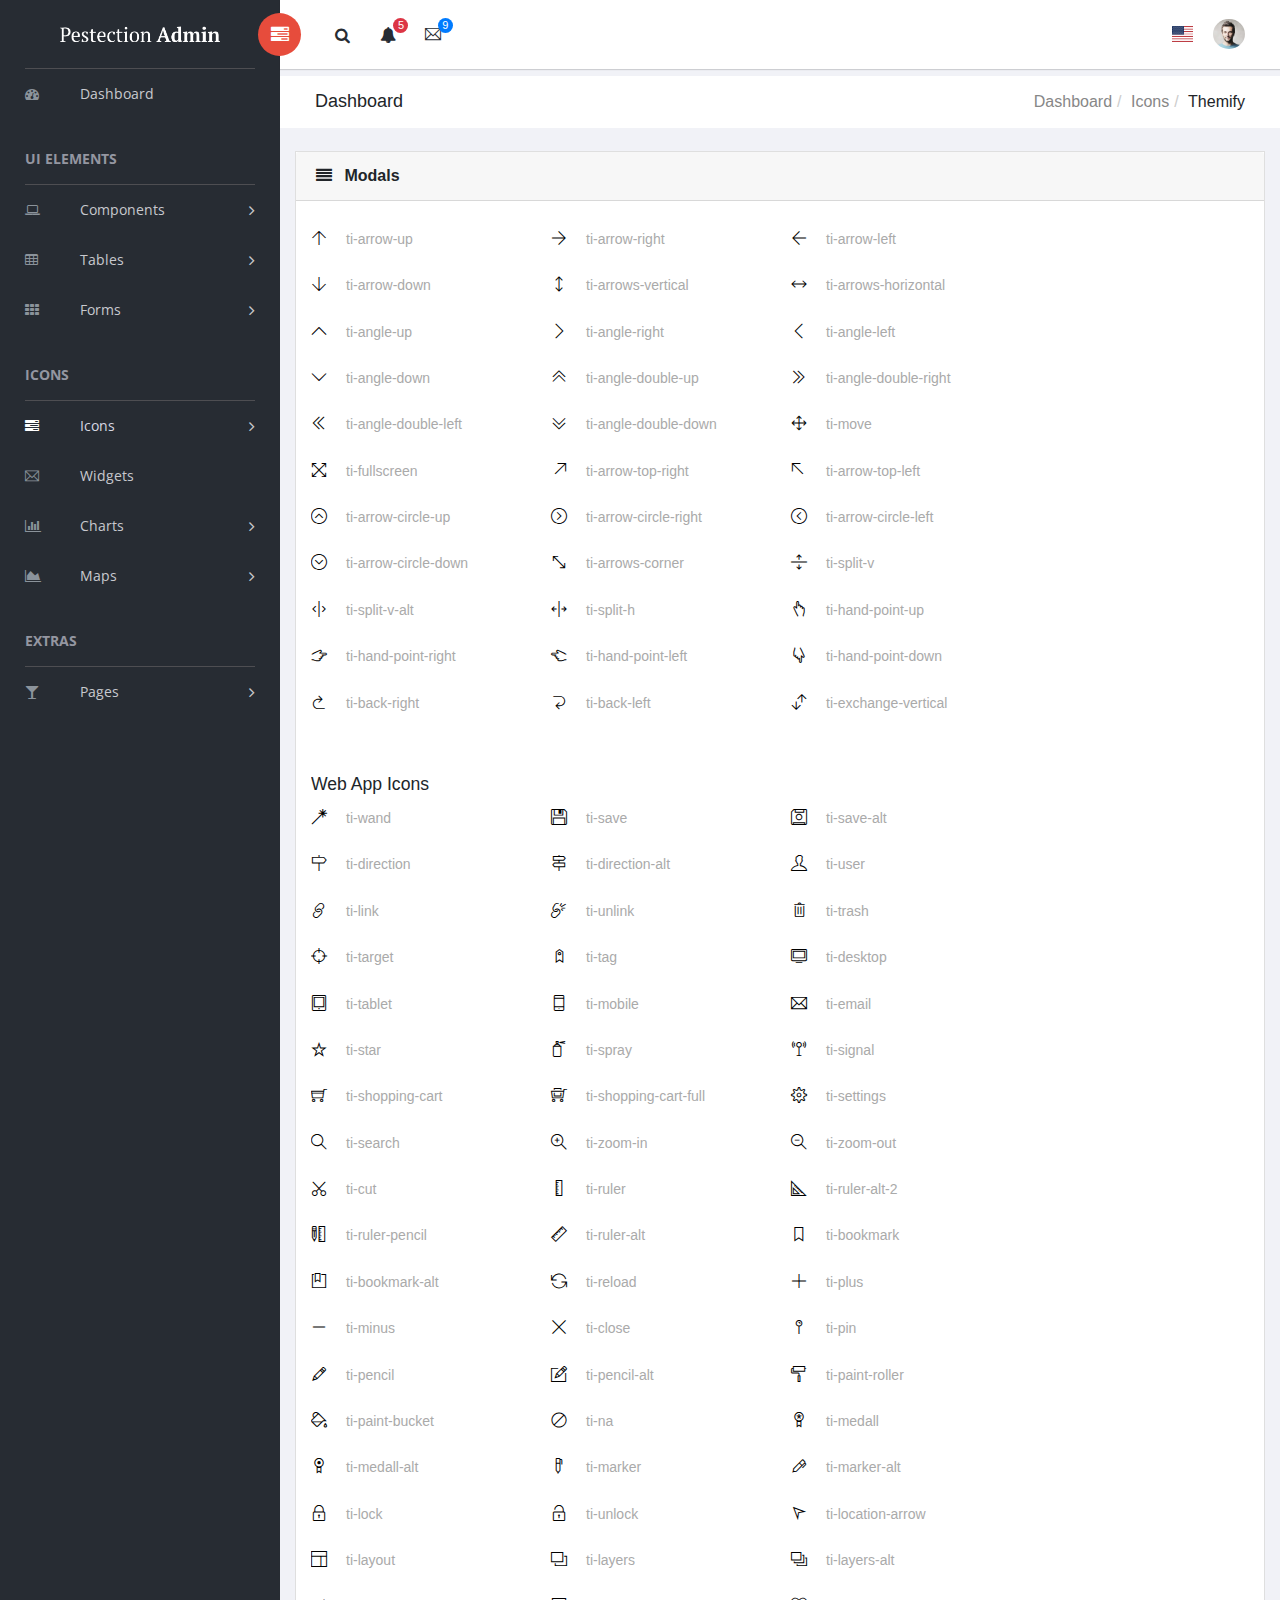
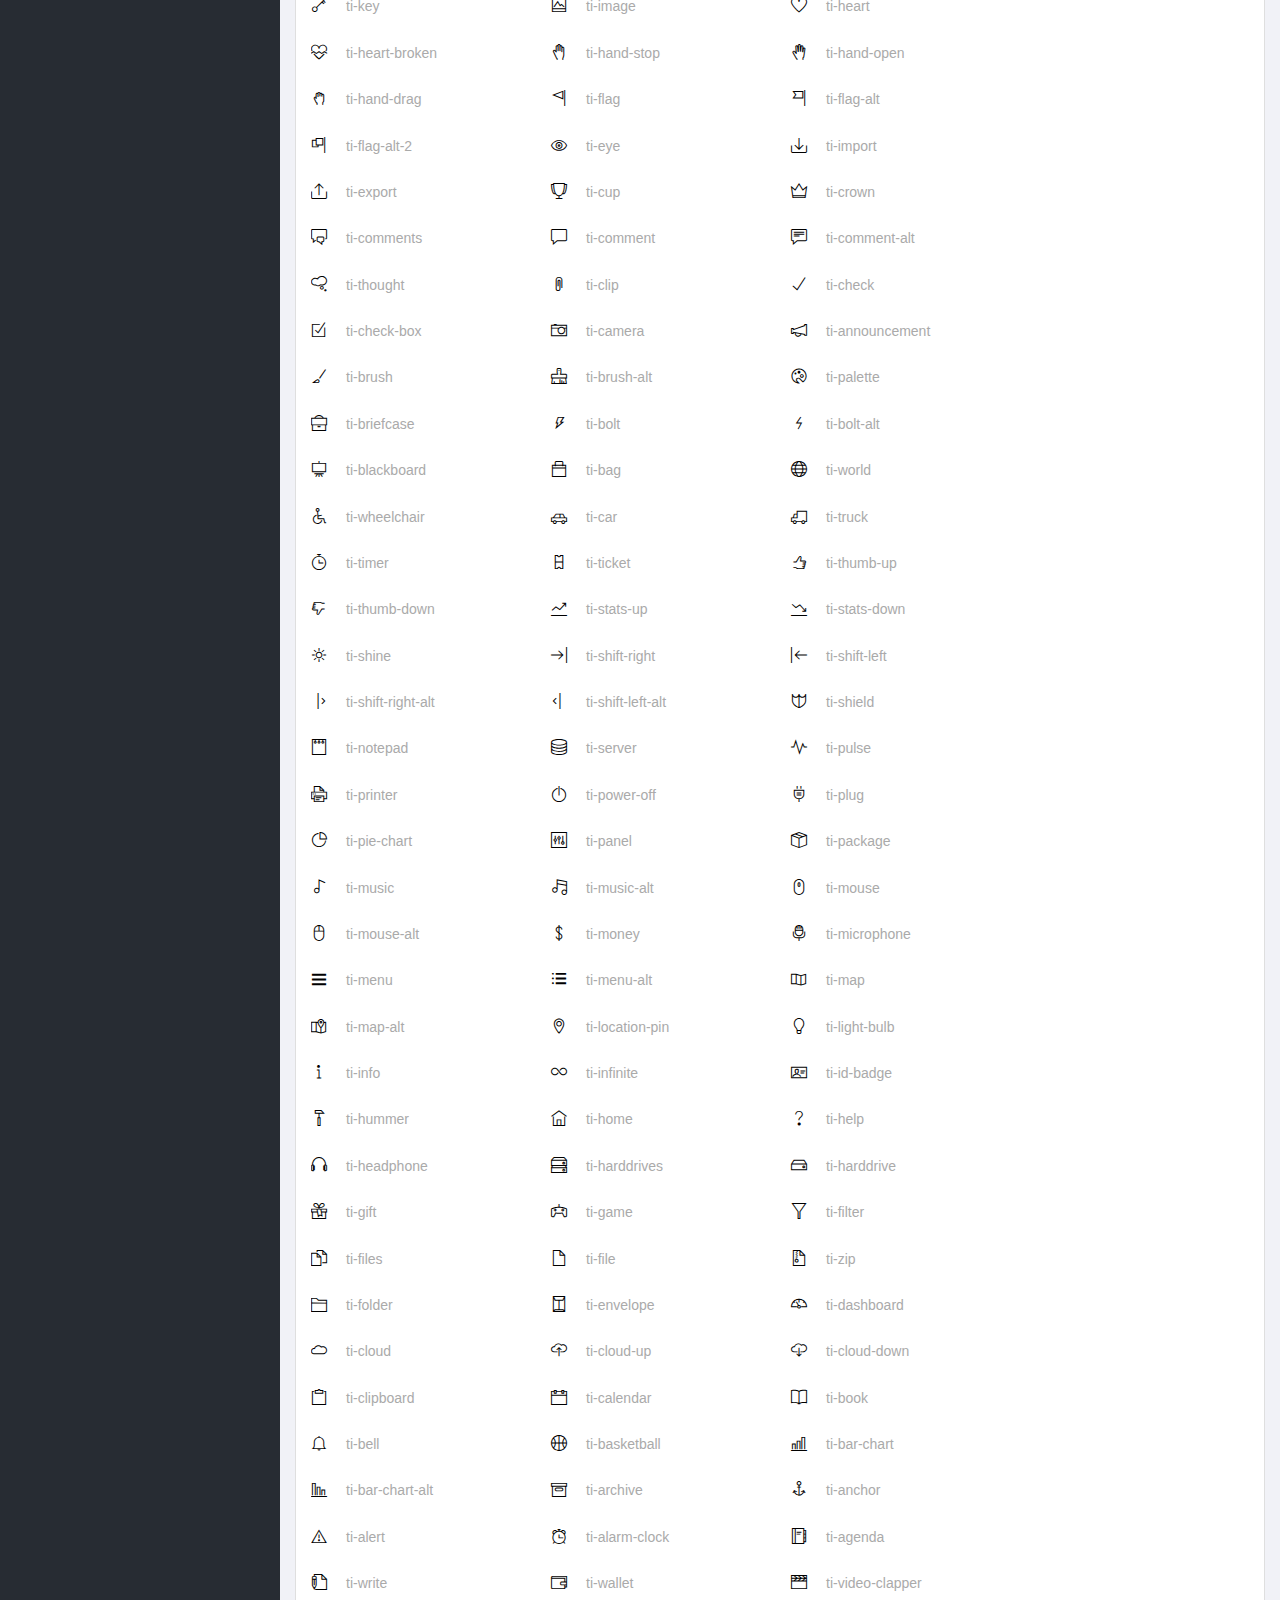
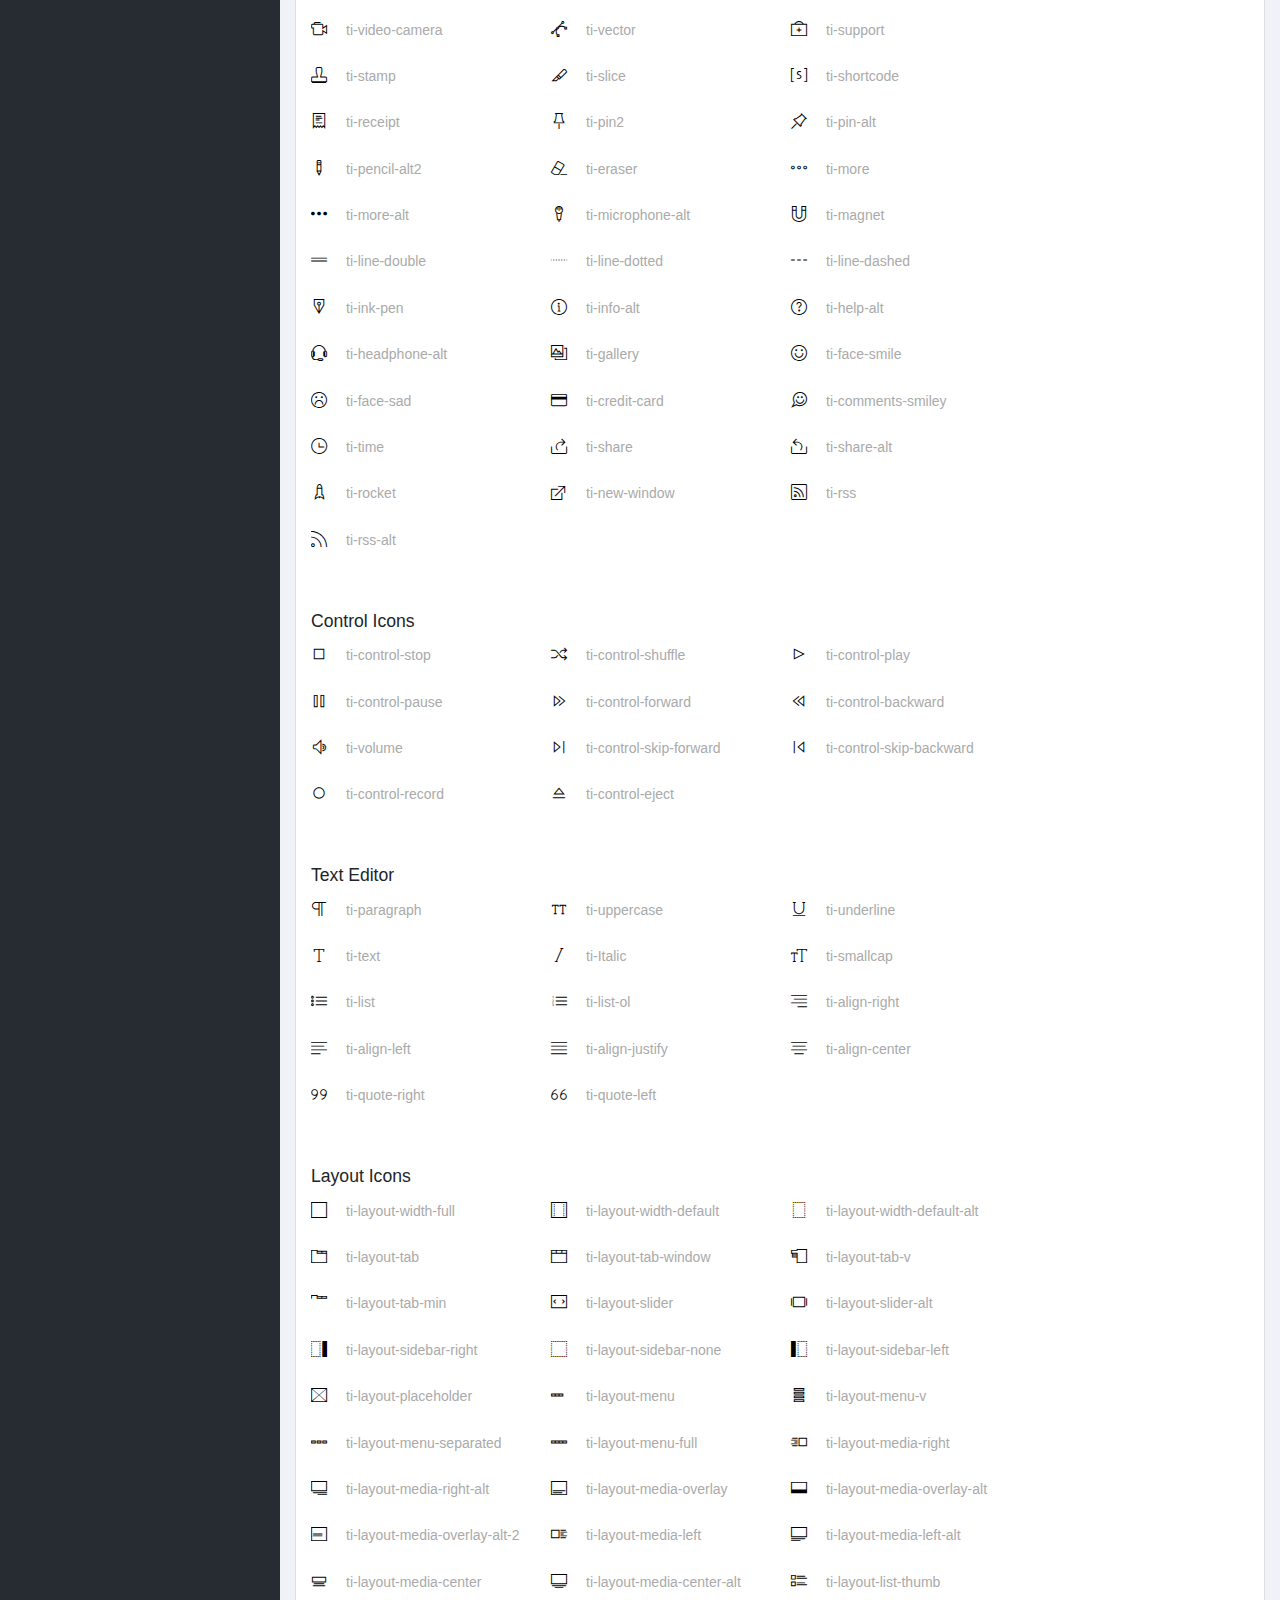
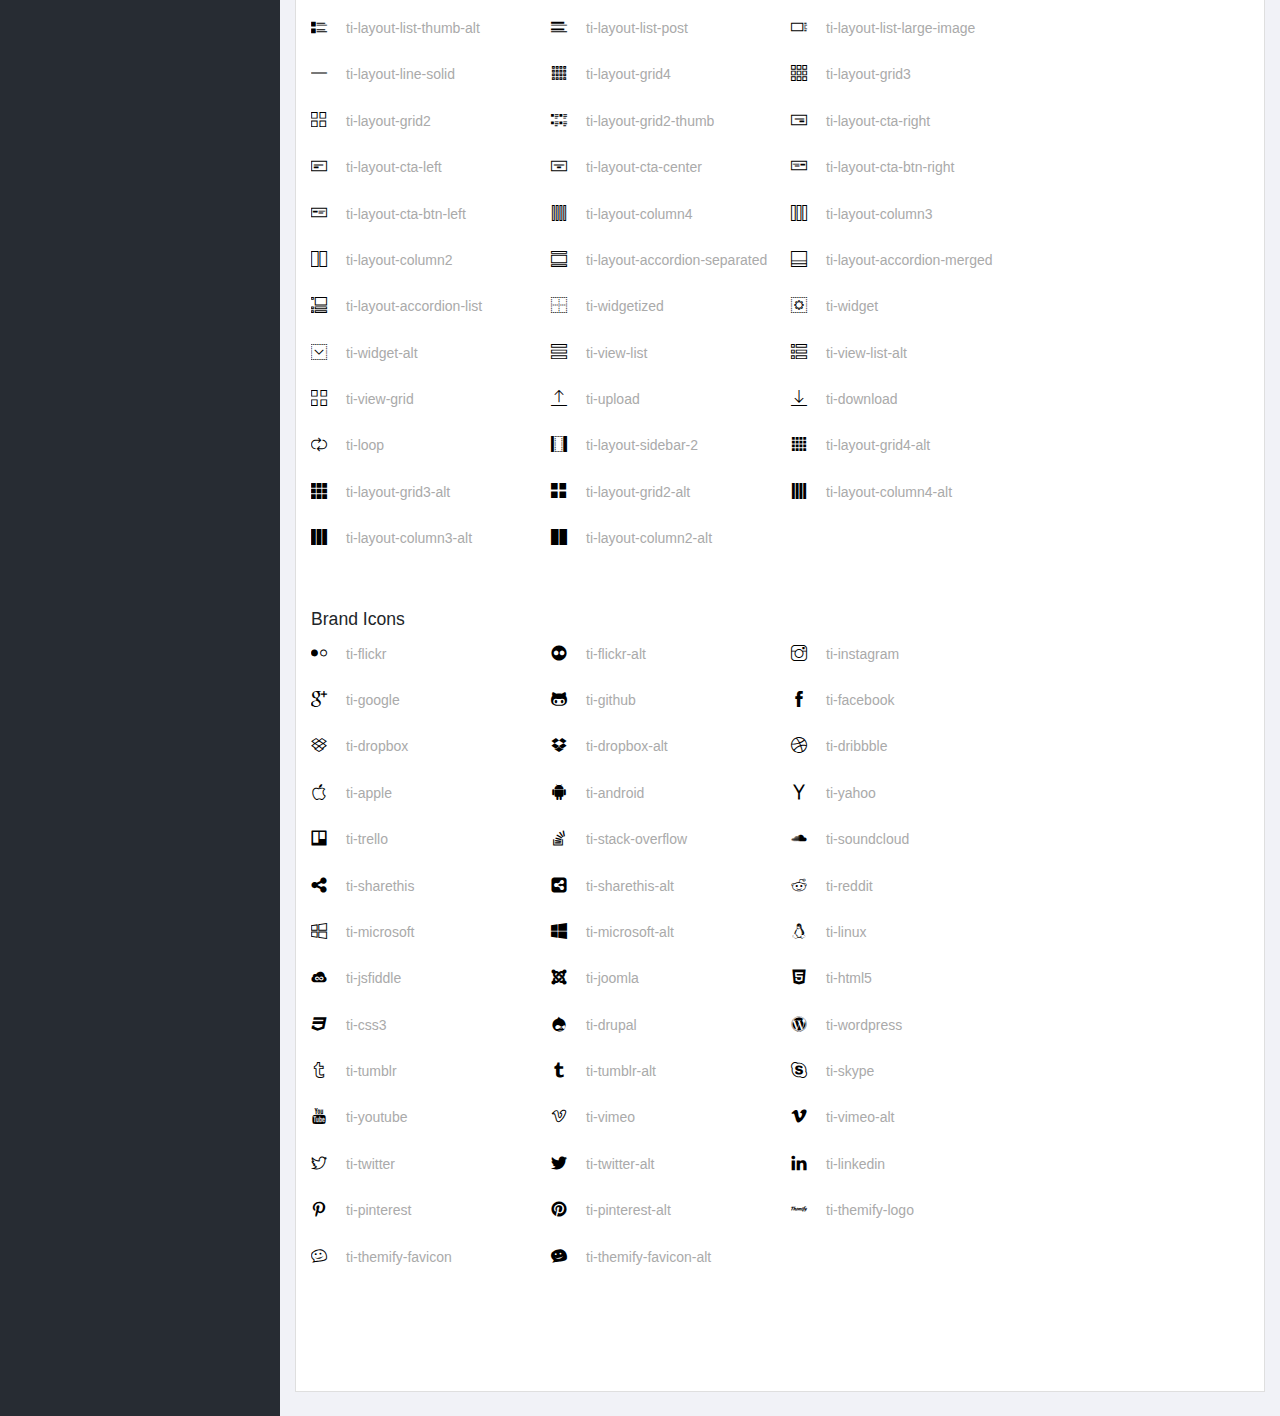
<file: static/pestectionadmin/font-themify.html>
<!doctype html>
<!--[if lt IE 7]>      <html class="no-js lt-ie9 lt-ie8 lt-ie7" lang=""> <![endif]-->
<!--[if IE 7]>         <html class="no-js lt-ie9 lt-ie8" lang=""> <![endif]-->
<!--[if IE 8]>         <html class="no-js lt-ie9" lang=""> <![endif]-->
<!--[if gt IE 8]><!--> <html class="no-js" lang=""> <!--<![endif]-->
<head>
    <meta charset="utf-8">
    <meta http-equiv="X-UA-Compatible" content="IE=edge">
    <title>Sufee Admin - HTML5 Admin Template</title>
    <meta name="description" content="Sufee Admin - HTML5 Admin Template">
    <meta name="viewport" content="width=device-width, initial-scale=1">

    <link rel="apple-touch-icon" href="apple-icon.png">
    <link rel="shortcut icon" href="favicon.ico">

    <link rel="stylesheet" href="assets/css/normalize.css">
    <link rel="stylesheet" href="assets/css/bootstrap.min.css">
    <link rel="stylesheet" href="assets/css/font-awesome.min.css">
    <link rel="stylesheet" href="assets/css/themify-icons.css">
    <link rel="stylesheet" href="assets/css/flag-icon.min.css">
    <link rel="stylesheet" href="assets/css/cs-skin-elastic.css">
    <!-- <link rel="stylesheet" href="assets/css/bootstrap-select.less"> -->
    <link rel="stylesheet" href="assets/scss/style.css">

    <link href='https://fonts.googleapis.com/css?family=Open+Sans:400,600,700,800' rel='stylesheet' type='text/css'>

    <!-- <script type="text/javascript" src="https://cdn.jsdelivr.net/html5shiv/3.7.3/html5shiv.min.js"></script> -->

</head>
<body>
        <!-- Left Panel -->

    <aside id="left-panel" class="left-panel">
        <nav class="navbar navbar-expand-sm navbar-default">

            <div class="navbar-header">
                <button class="navbar-toggler" type="button" data-toggle="collapse" data-target="#main-menu" aria-controls="main-menu" aria-expanded="false" aria-label="Toggle navigation">
                    <i class="fa fa-bars"></i>
                </button>
                <a class="navbar-brand" href="./"><img src="images/logo.png" alt="Logo"></a>
                <a class="navbar-brand hidden" href="./"><img src="images/logo2.png" alt="Logo"></a>
            </div>

            <div id="main-menu" class="main-menu collapse navbar-collapse">
                <ul class="nav navbar-nav">
                    <li>
                        <a href="index.html"> <i class="menu-icon fa fa-dashboard"></i>Dashboard </a>
                    </li>
                    <h3 class="menu-title">UI elements</h3><!-- /.menu-title -->
                    <li class="menu-item-has-children dropdown">
                        <a href="#" class="dropdown-toggle" data-toggle="dropdown" aria-haspopup="true" aria-expanded="false"> <i class="menu-icon fa fa-laptop"></i>Components</a>
                        <ul class="sub-menu children dropdown-menu">
                            <li><i class="fa fa-puzzle-piece"></i><a href="ui-buttons.html">Buttons</a></li>
                            <li><i class="fa fa-id-badge"></i><a href="ui-badges.html">Badges</a></li>
                            <li><i class="fa fa-bars"></i><a href="ui-tabs.html">Tabs</a></li>
                            <li><i class="fa fa-share-square-o"></i><a href="ui-social-buttons.html">Social Buttons</a></li>
                            <li><i class="fa fa-id-card-o"></i><a href="ui-cards.html">Cards</a></li>
                            <li><i class="fa fa-exclamation-triangle"></i><a href="ui-alerts.html">Alerts</a></li>
                            <li><i class="fa fa-spinner"></i><a href="ui-progressbar.html">Progress Bars</a></li>
                            <li><i class="fa fa-fire"></i><a href="ui-modals.html">Modals</a></li>
                            <li><i class="fa fa-book"></i><a href="ui-switches.html">Switches</a></li>
                            <li><i class="fa fa-th"></i><a href="ui-grids.html">Grids</a></li>
                            <li><i class="fa fa-file-word-o"></i><a href="ui-typgraphy.html">Typography</a></li>
                        </ul>
                    </li>
                    <li class="menu-item-has-children dropdown">
                        <a href="#" class="dropdown-toggle" data-toggle="dropdown" aria-haspopup="true" aria-expanded="false"> <i class="menu-icon fa fa-table"></i>Tables</a>
                        <ul class="sub-menu children dropdown-menu">
                            <li><i class="fa fa-table"></i><a href="tables-basic.html">Basic Table</a></li>
                            <li><i class="fa fa-table"></i><a href="tables-data.html">Data Table</a></li>
                        </ul>
                    </li>
                    <li class="menu-item-has-children dropdown">
                        <a href="#" class="dropdown-toggle" data-toggle="dropdown" aria-haspopup="true" aria-expanded="false"> <i class="menu-icon fa fa-th"></i>Forms</a>
                        <ul class="sub-menu children dropdown-menu">
                            <li><i class="menu-icon fa fa-th"></i><a href="forms-basic.html">Basic Form</a></li>
                            <li><i class="menu-icon fa fa-th"></i><a href="forms-advanced.html">Advanced Form</a></li>
                        </ul>
                    </li>

                    <h3 class="menu-title">Icons</h3><!-- /.menu-title -->

                    <li class="menu-item-has-children active dropdown">
                        <a href="#" class="dropdown-toggle" data-toggle="dropdown" aria-haspopup="true" aria-expanded="false"> <i class="menu-icon fa fa-tasks"></i>Icons</a>
                        <ul class="sub-menu children dropdown-menu">
                            <li><i class="menu-icon fa fa-fort-awesome"></i><a href="font-fontawesome.html">Font Awesome</a></li>
                            <li><i class="menu-icon ti-themify-logo"></i><a href="font-themify.html">Themefy Icons</a></li>
                        </ul>
                    </li>
                    <li>
                        <a href="widgets.html"> <i class="menu-icon ti-email"></i>Widgets </a>
                    </li>
                    <li class="menu-item-has-children dropdown">
                        <a href="#" class="dropdown-toggle" data-toggle="dropdown" aria-haspopup="true" aria-expanded="false"> <i class="menu-icon fa fa-bar-chart"></i>Charts</a>
                        <ul class="sub-menu children dropdown-menu">
                            <li><i class="menu-icon fa fa-line-chart"></i><a href="charts-chartjs.html">Chart JS</a></li>
                            <li><i class="menu-icon fa fa-area-chart"></i><a href="charts-flot.html">Flot Chart</a></li>
                            <li><i class="menu-icon fa fa-pie-chart"></i><a href="charts-peity.html">Peity Chart</a></li>
                        </ul>
                    </li>

                    <li class="menu-item-has-children dropdown">
                        <a href="#" class="dropdown-toggle" data-toggle="dropdown" aria-haspopup="true" aria-expanded="false"> <i class="menu-icon fa fa-area-chart"></i>Maps</a>
                        <ul class="sub-menu children dropdown-menu">
                            <li><i class="menu-icon fa fa-map-o"></i><a href="maps-gmap.html">Google Maps</a></li>
                            <li><i class="menu-icon fa fa-street-view"></i><a href="maps-vector.html">Vector Maps</a></li>
                        </ul>
                    </li>
                    <h3 class="menu-title">Extras</h3><!-- /.menu-title -->
                    <li class="menu-item-has-children dropdown">
                        <a href="#" class="dropdown-toggle" data-toggle="dropdown" aria-haspopup="true" aria-expanded="false"> <i class="menu-icon fa fa-glass"></i>Pages</a>
                        <ul class="sub-menu children dropdown-menu">
                            <li><i class="menu-icon fa fa-sign-in"></i><a href="page-login.html">Login</a></li>
                            <li><i class="menu-icon fa fa-sign-in"></i><a href="page-register.html">Register</a></li>
                            <li><i class="menu-icon fa fa-paper-plane"></i><a href="pages-forget.html">Forget Pass</a></li>
                        </ul>
                    </li>
                </ul>
            </div><!-- /.navbar-collapse -->
        </nav>
    </aside><!-- /#left-panel -->

    <!-- Left Panel -->

    <!-- Right Panel -->

    <div id="right-panel" class="right-panel">

        <!-- Header-->
        <header id="header" class="header">

            <div class="header-menu">

                <div class="col-sm-7">
                    <a id="menuToggle" class="menutoggle pull-left"><i class="fa fa fa-tasks"></i></a>
                    <div class="header-left">
                        <button class="search-trigger"><i class="fa fa-search"></i></button>
                        <div class="form-inline">
                            <form class="search-form">
                                <input class="form-control mr-sm-2" type="text" placeholder="Search ..." aria-label="Search">
                                <button class="search-close" type="submit"><i class="fa fa-close"></i></button>
                            </form>
                        </div>

                        <div class="dropdown for-notification">
                          <button class="btn btn-secondary dropdown-toggle" type="button" id="notification" data-toggle="dropdown" aria-haspopup="true" aria-expanded="false">
                            <i class="fa fa-bell"></i>
                            <span class="count bg-danger">5</span>
                          </button>
                          <div class="dropdown-menu" aria-labelledby="notification">
                            <p class="red">You have 3 Notification</p>
                            <a class="dropdown-item media bg-flat-color-1" href="#">
                                <i class="fa fa-check"></i>
                                <p>Server #1 overloaded.</p>
                            </a>
                            <a class="dropdown-item media bg-flat-color-4" href="#">
                                <i class="fa fa-info"></i>
                                <p>Server #2 overloaded.</p>
                            </a>
                            <a class="dropdown-item media bg-flat-color-5" href="#">
                                <i class="fa fa-warning"></i>
                                <p>Server #3 overloaded.</p>
                            </a>
                          </div>
                        </div>

                        <div class="dropdown for-message">
                          <button class="btn btn-secondary dropdown-toggle" type="button"
                                id="message"
                                data-toggle="dropdown" aria-haspopup="true" aria-expanded="false">
                            <i class="ti-email"></i>
                            <span class="count bg-primary">9</span>
                          </button>
                          <div class="dropdown-menu" aria-labelledby="message">
                            <p class="red">You have 4 Mails</p>
                            <a class="dropdown-item media bg-flat-color-1" href="#">
                                <span class="photo media-left"><img alt="avatar" src="images/avatar/1.jpg"></span>
                                <span class="message media-body">
                                    <span class="name float-left">Jonathan Smith</span>
                                    <span class="time float-right">Just now</span>
                                        <p>Hello, this is an example msg</p>
                                </span>
                            </a>
                            <a class="dropdown-item media bg-flat-color-4" href="#">
                                <span class="photo media-left"><img alt="avatar" src="images/avatar/2.jpg"></span>
                                <span class="message media-body">
                                    <span class="name float-left">Jack Sanders</span>
                                    <span class="time float-right">5 minutes ago</span>
                                        <p>Lorem ipsum dolor sit amet, consectetur</p>
                                </span>
                            </a>
                            <a class="dropdown-item media bg-flat-color-5" href="#">
                                <span class="photo media-left"><img alt="avatar" src="images/avatar/3.jpg"></span>
                                <span class="message media-body">
                                    <span class="name float-left">Cheryl Wheeler</span>
                                    <span class="time float-right">10 minutes ago</span>
                                        <p>Hello, this is an example msg</p>
                                </span>
                            </a>
                            <a class="dropdown-item media bg-flat-color-3" href="#">
                                <span class="photo media-left"><img alt="avatar" src="images/avatar/4.jpg"></span>
                                <span class="message media-body">
                                    <span class="name float-left">Rachel Santos</span>
                                    <span class="time float-right">15 minutes ago</span>
                                        <p>Lorem ipsum dolor sit amet, consectetur</p>
                                </span>
                            </a>
                          </div>
                        </div>
                    </div>
                </div>

                <div class="col-sm-5">
                    <div class="user-area dropdown float-right">
                        <a href="#" class="dropdown-toggle" data-toggle="dropdown" aria-haspopup="true" aria-expanded="false">
                            <img class="user-avatar rounded-circle" src="images/admin.jpg" alt="User Avatar">
                        </a>

                        <div class="user-menu dropdown-menu">
                                <a class="nav-link" href="#"><i class="fa fa- user"></i>My Profile</a>

                                <a class="nav-link" href="#"><i class="fa fa- user"></i>Notifications <span class="count">13</span></a>

                                <a class="nav-link" href="#"><i class="fa fa -cog"></i>Settings</a>

                                <a class="nav-link" href="#"><i class="fa fa-power -off"></i>Logout</a>
                        </div>
                    </div>

                    <div class="language-select dropdown" id="language-select">
                        <a class="dropdown-toggle" href="#" data-toggle="dropdown"  id="language" aria-haspopup="true" aria-expanded="true">
                            <i class="flag-icon flag-icon-us"></i>
                        </a>
                        <div class="dropdown-menu" aria-labelledby="language" >
                            <div class="dropdown-item">
                                <span class="flag-icon flag-icon-fr"></span>
                            </div>
                            <div class="dropdown-item">
                                <i class="flag-icon flag-icon-es"></i>
                            </div>
                            <div class="dropdown-item">
                                <i class="flag-icon flag-icon-us"></i>
                            </div>
                            <div class="dropdown-item">
                                <i class="flag-icon flag-icon-it"></i>
                            </div>
                        </div>
                    </div>

                </div>
            </div>

        </header><!-- /header -->
        <!-- Header-->

        <div class="breadcrumbs">
            <div class="col-sm-4">
                <div class="page-header float-left">
                    <div class="page-title">
                        <h1>Dashboard</h1>
                    </div>
                </div>
            </div>
            <div class="col-sm-8">
                <div class="page-header float-right">
                    <div class="page-title">
                        <ol class="breadcrumb text-right">
                            <li><a href="#">Dashboard</a></li>
                            <li><a href="#">Icons</a></li>
                            <li class="active">Themify</li>
                        </ol>
                    </div>
                </div>
            </div>
        </div>

        <div class="content mt-3">
            <div class="animated fadeIn">


                <div class="card">
                    <div class="card-header">
                        <i class="mr-2 fa fa-align-justify"></i>
                        <strong class="card-title">Modals</strong>
                    </div>
                    <div class="card-body">


<div class="icon-section">

                                        <div class="icon-section">

                                            <div class="icon-container">
                                                <span class="ti-arrow-up"></span><span class="icon-name"> ti-arrow-up</span>
                                            </div>
                                            <div class="icon-container">
                                                <span class="ti-arrow-right"></span><span class="icon-name"> ti-arrow-right</span>
                                            </div>
                                            <div class="icon-container">
                                                <span class="ti-arrow-left"></span><span class="icon-name"> ti-arrow-left</span>
                                            </div>
                                            <div class="icon-container">
                                                <span class="ti-arrow-down"></span><span class="icon-name"> ti-arrow-down</span>
                                            </div>
                                            <div class="icon-container">
                                                <span class="ti-arrows-vertical"></span><span class="icon-name"> ti-arrows-vertical</span>
                                            </div>
                                            <div class="icon-container">
                                                <span class="ti-arrows-horizontal"></span><span class="icon-name"> ti-arrows-horizontal</span>
                                            </div>
                                            <div class="icon-container">
                                                <span class="ti-angle-up"></span><span class="icon-name"> ti-angle-up</span>
                                            </div>
                                            <div class="icon-container">
                                                <span class="ti-angle-right"></span><span class="icon-name"> ti-angle-right</span>
                                            </div>
                                            <div class="icon-container">
                                                <span class="ti-angle-left"></span><span class="icon-name"> ti-angle-left</span>
                                            </div>
                                            <div class="icon-container">
                                                <span class="ti-angle-down"></span><span class="icon-name"> ti-angle-down</span>
                                            </div>
                                            <div class="icon-container">
                                                <span class="ti-angle-double-up"></span><span class="icon-name"> ti-angle-double-up</span>
                                            </div>
                                            <div class="icon-container">
                                                <span class="ti-angle-double-right"></span><span class="icon-name"> ti-angle-double-right</span>
                                            </div>
                                            <div class="icon-container">
                                                <span class="ti-angle-double-left"></span><span class="icon-name"> ti-angle-double-left</span>
                                            </div>
                                            <div class="icon-container">
                                                <span class="ti-angle-double-down"></span><span class="icon-name"> ti-angle-double-down</span>
                                            </div>
                                            <div class="icon-container">
                                                <span class="ti-move"></span><span class="icon-name"> ti-move</span>
                                            </div>
                                            <div class="icon-container">
                                                <span class="ti-fullscreen"></span><span class="icon-name"> ti-fullscreen</span>
                                            </div>
                                            <div class="icon-container">
                                                <span class="ti-arrow-top-right"></span><span class="icon-name"> ti-arrow-top-right</span>
                                            </div>
                                            <div class="icon-container">
                                                <span class="ti-arrow-top-left"></span><span class="icon-name"> ti-arrow-top-left</span>
                                            </div>
                                            <div class="icon-container">
                                                <span class="ti-arrow-circle-up"></span><span class="icon-name"> ti-arrow-circle-up</span>
                                            </div>
                                            <div class="icon-container">
                                                <span class="ti-arrow-circle-right"></span><span class="icon-name"> ti-arrow-circle-right</span>
                                            </div>
                                            <div class="icon-container">
                                                <span class="ti-arrow-circle-left"></span><span class="icon-name"> ti-arrow-circle-left</span>
                                            </div>
                                            <div class="icon-container">
                                                <span class="ti-arrow-circle-down"></span><span class="icon-name"> ti-arrow-circle-down</span>
                                            </div>
                                            <div class="icon-container">
                                                <span class="ti-arrows-corner"></span><span class="icon-name"> ti-arrows-corner</span>
                                            </div>
                                            <div class="icon-container">
                                                <span class="ti-split-v"></span><span class="icon-name"> ti-split-v</span>
                                            </div>

                                            <div class="icon-container">
                                                <span class="ti-split-v-alt"></span><span class="icon-name"> ti-split-v-alt</span>
                                            </div>
                                            <div class="icon-container">
                                                <span class="ti-split-h"></span><span class="icon-name"> ti-split-h</span>
                                            </div>
                                            <div class="icon-container">
                                                <span class="ti-hand-point-up"></span><span class="icon-name"> ti-hand-point-up</span>
                                            </div>
                                            <div class="icon-container">
                                                <span class="ti-hand-point-right"></span><span class="icon-name"> ti-hand-point-right</span>
                                            </div>
                                            <div class="icon-container">
                                                <span class="ti-hand-point-left"></span><span class="icon-name"> ti-hand-point-left</span>
                                            </div>
                                            <div class="icon-container">
                                                <span class="ti-hand-point-down"></span><span class="icon-name"> ti-hand-point-down</span>
                                            </div>
                                            <div class="icon-container">
                                                <span class="ti-back-right"></span><span class="icon-name"> ti-back-right</span>
                                            </div>
                                            <div class="icon-container">
                                                <span class="ti-back-left"></span><span class="icon-name"> ti-back-left</span>
                                            </div>
                                            <div class="icon-container">
                                                <span class="ti-exchange-vertical"></span><span class="icon-name"> ti-exchange-vertical</span>
                                            </div>

                                        </div>
                                        <!-- Arrows Icons -->



                                        <h4>Web App Icons</h4>

                                        <div class="icon-section">

                                            <div class="icon-container">
                                                <span class="ti-wand"></span><span class="icon-name"> ti-wand</span>
                                            </div>
                                            <div class="icon-container">
                                                <span class="ti-save"></span><span class="icon-name"> ti-save</span>
                                            </div>
                                            <div class="icon-container">
                                                <span class="ti-save-alt"></span><span class="icon-name"> ti-save-alt</span>
                                            </div>

                                            <div class="icon-container">
                                                <span class="ti-direction"></span><span class="icon-name"> ti-direction</span>
                                            </div>
                                            <div class="icon-container">
                                                <span class="ti-direction-alt"></span><span class="icon-name"> ti-direction-alt</span>
                                            </div>
                                            <div class="icon-container">
                                                <span class="ti-user"></span><span class="icon-name"> ti-user</span>
                                            </div>
                                            <div class="icon-container">
                                                <span class="ti-link"></span><span class="icon-name"> ti-link</span>
                                            </div>
                                            <div class="icon-container">
                                                <span class="ti-unlink"></span><span class="icon-name"> ti-unlink</span>
                                            </div>
                                            <div class="icon-container">
                                                <span class="ti-trash"></span><span class="icon-name"> ti-trash</span>
                                            </div>
                                            <div class="icon-container">
                                                <span class="ti-target"></span><span class="icon-name"> ti-target</span>
                                            </div>
                                            <div class="icon-container">
                                                <span class="ti-tag"></span><span class="icon-name"> ti-tag</span>
                                            </div>
                                            <div class="icon-container">
                                                <span class="ti-desktop"></span><span class="icon-name"> ti-desktop</span>
                                            </div>
                                            <div class="icon-container">
                                                <span class="ti-tablet"></span><span class="icon-name"> ti-tablet</span>
                                            </div>
                                            <div class="icon-container">
                                                <span class="ti-mobile"></span><span class="icon-name"> ti-mobile</span>
                                            </div>
                                            <div class="icon-container">
                                                <span class="ti-email"></span><span class="icon-name"> ti-email</span>
                                            </div>
                                            <div class="icon-container">
                                                <span class="ti-star"></span><span class="icon-name"> ti-star</span>
                                            </div>
                                            <div class="icon-container">
                                                <span class="ti-spray"></span><span class="icon-name"> ti-spray</span>
                                            </div>
                                            <div class="icon-container">
                                                <span class="ti-signal"></span><span class="icon-name"> ti-signal</span>
                                            </div>
                                            <div class="icon-container">
                                                <span class="ti-shopping-cart"></span><span class="icon-name"> ti-shopping-cart</span>
                                            </div>
                                            <div class="icon-container">
                                                <span class="ti-shopping-cart-full"></span><span class="icon-name"> ti-shopping-cart-full</span>
                                            </div>
                                            <div class="icon-container">
                                                <span class="ti-settings"></span><span class="icon-name"> ti-settings</span>
                                            </div>
                                            <div class="icon-container">
                                                <span class="ti-search"></span><span class="icon-name"> ti-search</span>
                                            </div>
                                            <div class="icon-container">
                                                <span class="ti-zoom-in"></span><span class="icon-name"> ti-zoom-in</span>
                                            </div>
                                            <div class="icon-container">
                                                <span class="ti-zoom-out"></span><span class="icon-name"> ti-zoom-out</span>
                                            </div>
                                            <div class="icon-container">
                                                <span class="ti-cut"></span><span class="icon-name"> ti-cut</span>
                                            </div>
                                            <div class="icon-container">
                                                <span class="ti-ruler"></span><span class="icon-name"> ti-ruler</span>
                                            </div>
                                            <div class="icon-container">
                                                <span class="ti-ruler-alt-2"></span><span class="icon-name"> ti-ruler-alt-2</span>
                                            </div>
                                            <div class="icon-container">
                                                <span class="ti-ruler-pencil"></span><span class="icon-name"> ti-ruler-pencil</span>
                                            </div>
                                            <div class="icon-container">
                                                <span class="ti-ruler-alt"></span><span class="icon-name"> ti-ruler-alt</span>
                                            </div>
                                            <div class="icon-container">
                                                <span class="ti-bookmark"></span><span class="icon-name"> ti-bookmark</span>
                                            </div>
                                            <div class="icon-container">
                                                <span class="ti-bookmark-alt"></span><span class="icon-name"> ti-bookmark-alt</span>
                                            </div>
                                            <div class="icon-container">
                                                <span class="ti-reload"></span><span class="icon-name"> ti-reload</span>
                                            </div>
                                            <div class="icon-container">
                                                <span class="ti-plus"></span><span class="icon-name"> ti-plus</span>
                                            </div>
                                            <div class="icon-container">
                                                <span class="ti-minus"></span><span class="icon-name"> ti-minus</span>
                                            </div>
                                            <div class="icon-container">
                                                <span class="ti-close"></span><span class="icon-name"> ti-close</span>
                                            </div>
                                            <div class="icon-container">
                                                <span class="ti-pin"></span><span class="icon-name"> ti-pin</span>
                                            </div>
                                            <div class="icon-container">
                                                <span class="ti-pencil"></span><span class="icon-name"> ti-pencil</span>
                                            </div>

                                            <div class="icon-container">
                                                <span class="ti-pencil-alt"></span><span class="icon-name"> ti-pencil-alt</span>
                                            </div>
                                            <div class="icon-container">
                                                <span class="ti-paint-roller"></span><span class="icon-name"> ti-paint-roller</span>
                                            </div>
                                            <div class="icon-container">
                                                <span class="ti-paint-bucket"></span><span class="icon-name"> ti-paint-bucket</span>
                                            </div>
                                            <div class="icon-container">
                                                <span class="ti-na"></span><span class="icon-name"> ti-na</span>
                                            </div>
                                            <div class="icon-container">
                                                <span class="ti-medall"></span><span class="icon-name"> ti-medall</span>
                                            </div>
                                            <div class="icon-container">
                                                <span class="ti-medall-alt"></span><span class="icon-name"> ti-medall-alt</span>
                                            </div>
                                            <div class="icon-container">
                                                <span class="ti-marker"></span><span class="icon-name"> ti-marker</span>
                                            </div>
                                            <div class="icon-container">
                                                <span class="ti-marker-alt"></span><span class="icon-name"> ti-marker-alt</span>
                                            </div>

                                            <div class="icon-container">
                                                <span class="ti-lock"></span><span class="icon-name"> ti-lock</span>
                                            </div>
                                            <div class="icon-container">
                                                <span class="ti-unlock"></span><span class="icon-name"> ti-unlock</span>
                                            </div>
                                            <div class="icon-container">
                                                <span class="ti-location-arrow"></span><span class="icon-name"> ti-location-arrow</span>
                                            </div>
                                            <div class="icon-container">
                                                <span class="ti-layout"></span><span class="icon-name"> ti-layout</span>
                                            </div>
                                            <div class="icon-container">
                                                <span class="ti-layers"></span><span class="icon-name"> ti-layers</span>
                                            </div>
                                            <div class="icon-container">
                                                <span class="ti-layers-alt"></span><span class="icon-name"> ti-layers-alt</span>
                                            </div>
                                            <div class="icon-container">
                                                <span class="ti-key"></span><span class="icon-name"> ti-key</span>
                                            </div>
                                            <div class="icon-container">
                                                <span class="ti-image"></span><span class="icon-name"> ti-image</span>
                                            </div>
                                            <div class="icon-container">
                                                <span class="ti-heart"></span><span class="icon-name"> ti-heart</span>
                                            </div>
                                            <div class="icon-container">
                                                <span class="ti-heart-broken"></span><span class="icon-name"> ti-heart-broken</span>
                                            </div>
                                            <div class="icon-container">
                                                <span class="ti-hand-stop"></span><span class="icon-name"> ti-hand-stop</span>
                                            </div>
                                            <div class="icon-container">
                                                <span class="ti-hand-open"></span><span class="icon-name"> ti-hand-open</span>
                                            </div>
                                            <div class="icon-container">
                                                <span class="ti-hand-drag"></span><span class="icon-name"> ti-hand-drag</span>
                                            </div>
                                            <div class="icon-container">
                                                <span class="ti-flag"></span><span class="icon-name"> ti-flag</span>
                                            </div>
                                            <div class="icon-container">
                                                <span class="ti-flag-alt"></span><span class="icon-name"> ti-flag-alt</span>
                                            </div>
                                            <div class="icon-container">
                                                <span class="ti-flag-alt-2"></span><span class="icon-name"> ti-flag-alt-2</span>
                                            </div>
                                            <div class="icon-container">
                                                <span class="ti-eye"></span><span class="icon-name"> ti-eye</span>
                                            </div>
                                            <div class="icon-container">
                                                <span class="ti-import"></span><span class="icon-name"> ti-import</span>
                                            </div>
                                            <div class="icon-container">
                                                <span class="ti-export"></span><span class="icon-name"> ti-export</span>
                                            </div>
                                            <div class="icon-container">
                                                <span class="ti-cup"></span><span class="icon-name"> ti-cup</span>
                                            </div>
                                            <div class="icon-container">
                                                <span class="ti-crown"></span><span class="icon-name"> ti-crown</span>
                                            </div>
                                            <div class="icon-container">
                                                <span class="ti-comments"></span><span class="icon-name"> ti-comments</span>
                                            </div>
                                            <div class="icon-container">
                                                <span class="ti-comment"></span><span class="icon-name"> ti-comment</span>
                                            </div>
                                            <div class="icon-container">
                                                <span class="ti-comment-alt"></span><span class="icon-name"> ti-comment-alt</span>
                                            </div>
                                            <div class="icon-container">
                                                <span class="ti-thought"></span><span class="icon-name"> ti-thought</span>
                                            </div>
                                            <div class="icon-container">
                                                <span class="ti-clip"></span><span class="icon-name"> ti-clip</span>
                                            </div>

                                            <div class="icon-container">
                                                <span class="ti-check"></span><span class="icon-name"> ti-check</span>
                                            </div>
                                            <div class="icon-container">
                                                <span class="ti-check-box"></span><span class="icon-name"> ti-check-box</span>
                                            </div>
                                            <div class="icon-container">
                                                <span class="ti-camera"></span><span class="icon-name"> ti-camera</span>
                                            </div>
                                            <div class="icon-container">
                                                <span class="ti-announcement"></span><span class="icon-name"> ti-announcement</span>
                                            </div>
                                            <div class="icon-container">
                                                <span class="ti-brush"></span><span class="icon-name"> ti-brush</span>
                                            </div>
                                            <div class="icon-container">
                                                <span class="ti-brush-alt"></span><span class="icon-name"> ti-brush-alt</span>
                                            </div>
                                            <div class="icon-container">
                                                <span class="ti-palette"></span><span class="icon-name"> ti-palette</span>
                                            </div>
                                            <div class="icon-container">
                                                <span class="ti-briefcase"></span><span class="icon-name"> ti-briefcase</span>
                                            </div>
                                            <div class="icon-container">
                                                <span class="ti-bolt"></span><span class="icon-name"> ti-bolt</span>
                                            </div>
                                            <div class="icon-container">
                                                <span class="ti-bolt-alt"></span><span class="icon-name"> ti-bolt-alt</span>
                                            </div>
                                            <div class="icon-container">
                                                <span class="ti-blackboard"></span><span class="icon-name"> ti-blackboard</span>
                                            </div>
                                            <div class="icon-container">
                                                <span class="ti-bag"></span><span class="icon-name"> ti-bag</span>
                                            </div>
                                            <div class="icon-container">
                                                <span class="ti-world"></span><span class="icon-name"> ti-world</span>
                                            </div>
                                            <div class="icon-container">
                                                <span class="ti-wheelchair"></span><span class="icon-name"> ti-wheelchair</span>
                                            </div>
                                            <div class="icon-container">
                                                <span class="ti-car"></span><span class="icon-name"> ti-car</span>
                                            </div>
                                            <div class="icon-container">
                                                <span class="ti-truck"></span><span class="icon-name"> ti-truck</span>
                                            </div>
                                            <div class="icon-container">
                                                <span class="ti-timer"></span><span class="icon-name"> ti-timer</span>
                                            </div>
                                            <div class="icon-container">
                                                <span class="ti-ticket"></span><span class="icon-name"> ti-ticket</span>
                                            </div>
                                            <div class="icon-container">
                                                <span class="ti-thumb-up"></span><span class="icon-name"> ti-thumb-up</span>
                                            </div>
                                            <div class="icon-container">
                                                <span class="ti-thumb-down"></span><span class="icon-name"> ti-thumb-down</span>
                                            </div>

                                            <div class="icon-container">
                                                <span class="ti-stats-up"></span><span class="icon-name"> ti-stats-up</span>
                                            </div>
                                            <div class="icon-container">
                                                <span class="ti-stats-down"></span><span class="icon-name"> ti-stats-down</span>
                                            </div>
                                            <div class="icon-container">
                                                <span class="ti-shine"></span><span class="icon-name"> ti-shine</span>
                                            </div>
                                            <div class="icon-container">
                                                <span class="ti-shift-right"></span><span class="icon-name"> ti-shift-right</span>
                                            </div>
                                            <div class="icon-container">
                                                <span class="ti-shift-left"></span><span class="icon-name"> ti-shift-left</span>
                                            </div>

                                            <div class="icon-container">
                                                <span class="ti-shift-right-alt"></span><span class="icon-name"> ti-shift-right-alt</span>
                                            </div>
                                            <div class="icon-container">
                                                <span class="ti-shift-left-alt"></span><span class="icon-name"> ti-shift-left-alt</span>
                                            </div>
                                            <div class="icon-container">
                                                <span class="ti-shield"></span><span class="icon-name"> ti-shield</span>
                                            </div>
                                            <div class="icon-container">
                                                <span class="ti-notepad"></span><span class="icon-name"> ti-notepad</span>
                                            </div>
                                            <div class="icon-container">
                                                <span class="ti-server"></span><span class="icon-name"> ti-server</span>
                                            </div>

                                            <div class="icon-container">
                                                <span class="ti-pulse"></span><span class="icon-name"> ti-pulse</span>
                                            </div>
                                            <div class="icon-container">
                                                <span class="ti-printer"></span><span class="icon-name"> ti-printer</span>
                                            </div>
                                            <div class="icon-container">
                                                <span class="ti-power-off"></span><span class="icon-name"> ti-power-off</span>
                                            </div>
                                            <div class="icon-container">
                                                <span class="ti-plug"></span><span class="icon-name"> ti-plug</span>
                                            </div>
                                            <div class="icon-container">
                                                <span class="ti-pie-chart"></span><span class="icon-name"> ti-pie-chart</span>
                                            </div>

                                            <div class="icon-container">
                                                <span class="ti-panel"></span><span class="icon-name"> ti-panel</span>
                                            </div>
                                            <div class="icon-container">
                                                <span class="ti-package"></span><span class="icon-name"> ti-package</span>
                                            </div>
                                            <div class="icon-container">
                                                <span class="ti-music"></span><span class="icon-name"> ti-music</span>
                                            </div>
                                            <div class="icon-container">
                                                <span class="ti-music-alt"></span><span class="icon-name"> ti-music-alt</span>
                                            </div>
                                            <div class="icon-container">
                                                <span class="ti-mouse"></span><span class="icon-name"> ti-mouse</span>
                                            </div>
                                            <div class="icon-container">
                                                <span class="ti-mouse-alt"></span><span class="icon-name"> ti-mouse-alt</span>
                                            </div>
                                            <div class="icon-container">
                                                <span class="ti-money"></span><span class="icon-name"> ti-money</span>
                                            </div>
                                            <div class="icon-container">
                                                <span class="ti-microphone"></span><span class="icon-name"> ti-microphone</span>
                                            </div>
                                            <div class="icon-container">
                                                <span class="ti-menu"></span><span class="icon-name"> ti-menu</span>
                                            </div>
                                            <div class="icon-container">
                                                <span class="ti-menu-alt"></span><span class="icon-name"> ti-menu-alt</span>
                                            </div>
                                            <div class="icon-container">
                                                <span class="ti-map"></span><span class="icon-name"> ti-map</span>
                                            </div>
                                            <div class="icon-container">
                                                <span class="ti-map-alt"></span><span class="icon-name"> ti-map-alt</span>
                                            </div>

                                            <div class="icon-container">
                                                <span class="ti-location-pin"></span><span class="icon-name"> ti-location-pin</span>
                                            </div>

                                            <div class="icon-container">
                                                <span class="ti-light-bulb"></span><span class="icon-name"> ti-light-bulb</span>
                                            </div>
                                            <div class="icon-container">
                                                <span class="ti-info"></span><span class="icon-name"> ti-info</span>
                                            </div>
                                            <div class="icon-container">
                                                <span class="ti-infinite"></span><span class="icon-name"> ti-infinite</span>
                                            </div>
                                            <div class="icon-container">
                                                <span class="ti-id-badge"></span><span class="icon-name"> ti-id-badge</span>
                                            </div>
                                            <div class="icon-container">
                                                <span class="ti-hummer"></span><span class="icon-name"> ti-hummer</span>
                                            </div>
                                            <div class="icon-container">
                                                <span class="ti-home"></span><span class="icon-name"> ti-home</span>
                                            </div>
                                            <div class="icon-container">
                                                <span class="ti-help"></span><span class="icon-name"> ti-help</span>
                                            </div>
                                            <div class="icon-container">
                                                <span class="ti-headphone"></span><span class="icon-name"> ti-headphone</span>
                                            </div>
                                            <div class="icon-container">
                                                <span class="ti-harddrives"></span><span class="icon-name"> ti-harddrives</span>
                                            </div>
                                            <div class="icon-container">
                                                <span class="ti-harddrive"></span><span class="icon-name"> ti-harddrive</span>
                                            </div>
                                            <div class="icon-container">
                                                <span class="ti-gift"></span><span class="icon-name"> ti-gift</span>
                                            </div>
                                            <div class="icon-container">
                                                <span class="ti-game"></span><span class="icon-name"> ti-game</span>
                                            </div>
                                            <div class="icon-container">
                                                <span class="ti-filter"></span><span class="icon-name"> ti-filter</span>
                                            </div>
                                            <div class="icon-container">
                                                <span class="ti-files"></span><span class="icon-name"> ti-files</span>
                                            </div>
                                            <div class="icon-container">
                                                <span class="ti-file"></span><span class="icon-name"> ti-file</span>
                                            </div>
                                            <div class="icon-container">
                                                <span class="ti-zip"></span><span class="icon-name"> ti-zip</span>
                                            </div>
                                            <div class="icon-container">
                                                <span class="ti-folder"></span><span class="icon-name"> ti-folder</span>
                                            </div>
                                            <div class="icon-container">
                                                <span class="ti-envelope"></span><span class="icon-name"> ti-envelope</span>
                                            </div>


                                            <div class="icon-container">
                                                <span class="ti-dashboard"></span><span class="icon-name"> ti-dashboard</span>
                                            </div>
                                            <div class="icon-container">
                                                <span class="ti-cloud"></span><span class="icon-name"> ti-cloud</span>
                                            </div>
                                            <div class="icon-container">
                                                <span class="ti-cloud-up"></span><span class="icon-name"> ti-cloud-up</span>
                                            </div>
                                            <div class="icon-container">
                                                <span class="ti-cloud-down"></span><span class="icon-name"> ti-cloud-down</span>
                                            </div>
                                            <div class="icon-container">
                                                <span class="ti-clipboard"></span><span class="icon-name"> ti-clipboard</span>
                                            </div>
                                            <div class="icon-container">
                                                <span class="ti-calendar"></span><span class="icon-name"> ti-calendar</span>
                                            </div>
                                            <div class="icon-container">
                                                <span class="ti-book"></span><span class="icon-name"> ti-book</span>
                                            </div>
                                            <div class="icon-container">
                                                <span class="ti-bell"></span><span class="icon-name"> ti-bell</span>
                                            </div>
                                            <div class="icon-container">
                                                <span class="ti-basketball"></span><span class="icon-name"> ti-basketball</span>
                                            </div>
                                            <div class="icon-container">
                                                <span class="ti-bar-chart"></span><span class="icon-name"> ti-bar-chart</span>
                                            </div>
                                            <div class="icon-container">
                                                <span class="ti-bar-chart-alt"></span><span class="icon-name"> ti-bar-chart-alt</span>
                                            </div>


                                            <div class="icon-container">
                                                <span class="ti-archive"></span><span class="icon-name"> ti-archive</span>
                                            </div>
                                            <div class="icon-container">
                                                <span class="ti-anchor"></span><span class="icon-name"> ti-anchor</span>
                                            </div>

                                            <div class="icon-container">
                                                <span class="ti-alert"></span><span class="icon-name"> ti-alert</span>
                                            </div>
                                            <div class="icon-container">
                                                <span class="ti-alarm-clock"></span><span class="icon-name"> ti-alarm-clock</span>
                                            </div>
                                            <div class="icon-container">
                                                <span class="ti-agenda"></span><span class="icon-name"> ti-agenda</span>
                                            </div>
                                            <div class="icon-container">
                                                <span class="ti-write"></span><span class="icon-name"> ti-write</span>
                                            </div>

                                            <div class="icon-container">
                                                <span class="ti-wallet"></span><span class="icon-name"> ti-wallet</span>
                                            </div>
                                            <div class="icon-container">
                                                <span class="ti-video-clapper"></span><span class="icon-name"> ti-video-clapper</span>
                                            </div>
                                            <div class="icon-container">
                                                <span class="ti-video-camera"></span><span class="icon-name"> ti-video-camera</span>
                                            </div>
                                            <div class="icon-container">
                                                <span class="ti-vector"></span><span class="icon-name"> ti-vector</span>
                                            </div>

                                            <div class="icon-container">
                                                <span class="ti-support"></span><span class="icon-name"> ti-support</span>
                                            </div>
                                            <div class="icon-container">
                                                <span class="ti-stamp"></span><span class="icon-name"> ti-stamp</span>
                                            </div>
                                            <div class="icon-container">
                                                <span class="ti-slice"></span><span class="icon-name"> ti-slice</span>
                                            </div>
                                            <div class="icon-container">
                                                <span class="ti-shortcode"></span><span class="icon-name"> ti-shortcode</span>
                                            </div>
                                            <div class="icon-container">
                                                <span class="ti-receipt"></span><span class="icon-name"> ti-receipt</span>
                                            </div>
                                            <div class="icon-container">
                                                <span class="ti-pin2"></span><span class="icon-name"> ti-pin2</span>
                                            </div>
                                            <div class="icon-container">
                                                <span class="ti-pin-alt"></span><span class="icon-name"> ti-pin-alt</span>
                                            </div>
                                            <div class="icon-container">
                                                <span class="ti-pencil-alt2"></span><span class="icon-name"> ti-pencil-alt2</span>
                                            </div>
                                            <div class="icon-container">
                                                <span class="ti-eraser"></span><span class="icon-name"> ti-eraser</span>
                                            </div>
                                            <div class="icon-container">
                                                <span class="ti-more"></span><span class="icon-name"> ti-more</span>
                                            </div>
                                            <div class="icon-container">
                                                <span class="ti-more-alt"></span><span class="icon-name"> ti-more-alt</span>
                                            </div>
                                            <div class="icon-container">
                                                <span class="ti-microphone-alt"></span><span class="icon-name"> ti-microphone-alt</span>
                                            </div>
                                            <div class="icon-container">
                                                <span class="ti-magnet"></span><span class="icon-name"> ti-magnet</span>
                                            </div>
                                            <div class="icon-container">
                                                <span class="ti-line-double"></span><span class="icon-name"> ti-line-double</span>
                                            </div>
                                            <div class="icon-container">
                                                <span class="ti-line-dotted"></span><span class="icon-name"> ti-line-dotted</span>
                                            </div>
                                            <div class="icon-container">
                                                <span class="ti-line-dashed"></span><span class="icon-name"> ti-line-dashed</span>
                                            </div>

                                            <div class="icon-container">
                                                <span class="ti-ink-pen"></span><span class="icon-name"> ti-ink-pen</span>
                                            </div>
                                            <div class="icon-container">
                                                <span class="ti-info-alt"></span><span class="icon-name"> ti-info-alt</span>
                                            </div>
                                            <div class="icon-container">
                                                <span class="ti-help-alt"></span><span class="icon-name"> ti-help-alt</span>
                                            </div>
                                            <div class="icon-container">
                                                <span class="ti-headphone-alt"></span><span class="icon-name"> ti-headphone-alt</span>
                                            </div>

                                            <div class="icon-container">
                                                <span class="ti-gallery"></span><span class="icon-name"> ti-gallery</span>
                                            </div>
                                            <div class="icon-container">
                                                <span class="ti-face-smile"></span><span class="icon-name"> ti-face-smile</span>
                                            </div>
                                            <div class="icon-container">
                                                <span class="ti-face-sad"></span><span class="icon-name"> ti-face-sad</span>
                                            </div>
                                            <div class="icon-container">
                                                <span class="ti-credit-card"></span><span class="icon-name"> ti-credit-card</span>
                                            </div>
                                            <div class="icon-container">
                                                <span class="ti-comments-smiley"></span><span class="icon-name"> ti-comments-smiley</span>
                                            </div>
                                            <div class="icon-container">
                                                <span class="ti-time"></span><span class="icon-name"> ti-time</span>
                                            </div>
                                            <div class="icon-container">
                                                <span class="ti-share"></span><span class="icon-name"> ti-share</span>
                                            </div>
                                            <div class="icon-container">
                                                <span class="ti-share-alt"></span><span class="icon-name"> ti-share-alt</span>
                                            </div>
                                            <div class="icon-container">
                                                <span class="ti-rocket"></span><span class="icon-name"> ti-rocket</span>
                                            </div>

                                            <div class="icon-container">
                                                <span class="ti-new-window"></span><span class="icon-name"> ti-new-window</span>
                                            </div>

                                            <div class="icon-container">
                                                <span class="ti-rss"></span><span class="icon-name"> ti-rss</span>
                                            </div>

                                            <div class="icon-container">
                                                <span class="ti-rss-alt"></span><span class="icon-name"> ti-rss-alt</span>
                                            </div>

                                        </div>
                                        <!-- Web App Icons -->


                                        <div class="icon-section">
                                            <h4>Control Icons</h4>
                                            <div class="icon-container">
                                                <span class="ti-control-stop"></span><span class="icon-name"> ti-control-stop</span>
                                            </div>
                                            <div class="icon-container">
                                                <span class="ti-control-shuffle"></span><span class="icon-name"> ti-control-shuffle</span>
                                            </div>
                                            <div class="icon-container">
                                                <span class="ti-control-play"></span><span class="icon-name"> ti-control-play</span>
                                            </div>
                                            <div class="icon-container">
                                                <span class="ti-control-pause"></span><span class="icon-name"> ti-control-pause</span>
                                            </div>
                                            <div class="icon-container">
                                                <span class="ti-control-forward"></span><span class="icon-name"> ti-control-forward</span>
                                            </div>
                                            <div class="icon-container">
                                                <span class="ti-control-backward"></span><span class="icon-name"> ti-control-backward</span>
                                            </div>
                                            <div class="icon-container">
                                                <span class="ti-volume"></span><span class="icon-name"> ti-volume</span>
                                            </div>
                                            <div class="icon-container">
                                                <span class="ti-control-skip-forward"></span><span class="icon-name"> ti-control-skip-forward</span>
                                            </div>
                                            <div class="icon-container">
                                                <span class="ti-control-skip-backward"></span><span class="icon-name"> ti-control-skip-backward</span>
                                            </div>
                                            <div class="icon-container">
                                                <span class="ti-control-record"></span><span class="icon-name"> ti-control-record</span>
                                            </div>
                                            <div class="icon-container">
                                                <span class="ti-control-eject"></span><span class="icon-name"> ti-control-eject</span>
                                            </div>
                                        </div>
                                        <!-- Control Icons -->


                                        <div class="icon-section">
                                            <h4>Text Editor</h4>

                                            <div class="icon-container">
                                                <span class="ti-paragraph"></span><span class="icon-name"> ti-paragraph</span>
                                            </div>
                                            <div class="icon-container">
                                                <span class="ti-uppercase"></span><span class="icon-name"> ti-uppercase</span>
                                            </div>

                                            <div class="icon-container">
                                                <span class="ti-underline"></span><span class="icon-name"> ti-underline</span>
                                            </div>
                                            <div class="icon-container">
                                                <span class="ti-text"></span><span class="icon-name"> ti-text</span>
                                            </div>
                                            <div class="icon-container">
                                                <span class="ti-Italic"></span><span class="icon-name"> ti-Italic</span>
                                            </div>
                                            <div class="icon-container">
                                                <span class="ti-smallcap"></span><span class="icon-name"> ti-smallcap</span>
                                            </div>
                                            <div class="icon-container">
                                                <span class="ti-list"></span><span class="icon-name"> ti-list</span>
                                            </div>
                                            <div class="icon-container">
                                                <span class="ti-list-ol"></span><span class="icon-name"> ti-list-ol</span>
                                            </div>
                                            <div class="icon-container">
                                                <span class="ti-align-right"></span><span class="icon-name"> ti-align-right</span>
                                            </div>
                                            <div class="icon-container">
                                                <span class="ti-align-left"></span><span class="icon-name"> ti-align-left</span>
                                            </div>
                                            <div class="icon-container">
                                                <span class="ti-align-justify"></span><span class="icon-name"> ti-align-justify</span>
                                            </div>
                                            <div class="icon-container">
                                                <span class="ti-align-center"></span><span class="icon-name"> ti-align-center</span>
                                            </div>
                                            <div class="icon-container">
                                                <span class="ti-quote-right"></span><span class="icon-name"> ti-quote-right</span>
                                            </div>
                                            <div class="icon-container">
                                                <span class="ti-quote-left"></span><span class="icon-name"> ti-quote-left</span>
                                            </div>

                                        </div>
                                        <!-- Text Editor -->



                                        <div class="icon-section">
                                            <h4>Layout Icons</h4>
                                            <div class="icon-container">
                                                <span class="ti-layout-width-full"></span><span class="icon-name"> ti-layout-width-full</span>
                                            </div>
                                            <div class="icon-container">
                                                <span class="ti-layout-width-default"></span><span class="icon-name"> ti-layout-width-default</span>
                                            </div>
                                            <div class="icon-container">
                                                <span class="ti-layout-width-default-alt"></span><span class="icon-name"> ti-layout-width-default-alt</span>
                                            </div>
                                            <div class="icon-container">
                                                <span class="ti-layout-tab"></span><span class="icon-name"> ti-layout-tab</span>
                                            </div>
                                            <div class="icon-container">
                                                <span class="ti-layout-tab-window"></span><span class="icon-name"> ti-layout-tab-window</span>
                                            </div>
                                            <div class="icon-container">
                                                <span class="ti-layout-tab-v"></span><span class="icon-name"> ti-layout-tab-v</span>
                                            </div>
                                            <div class="icon-container">
                                                <span class="ti-layout-tab-min"></span><span class="icon-name"> ti-layout-tab-min</span>
                                            </div>
                                            <div class="icon-container">
                                                <span class="ti-layout-slider"></span><span class="icon-name"> ti-layout-slider</span>
                                            </div>
                                            <div class="icon-container">
                                                <span class="ti-layout-slider-alt"></span><span class="icon-name"> ti-layout-slider-alt</span>
                                            </div>
                                            <div class="icon-container">
                                                <span class="ti-layout-sidebar-right"></span><span class="icon-name"> ti-layout-sidebar-right</span>
                                            </div>
                                            <div class="icon-container">
                                                <span class="ti-layout-sidebar-none"></span><span class="icon-name"> ti-layout-sidebar-none</span>
                                            </div>
                                            <div class="icon-container">
                                                <span class="ti-layout-sidebar-left"></span><span class="icon-name"> ti-layout-sidebar-left</span>
                                            </div>
                                            <div class="icon-container">
                                                <span class="ti-layout-placeholder"></span><span class="icon-name"> ti-layout-placeholder</span>
                                            </div>
                                            <div class="icon-container">
                                                <span class="ti-layout-menu"></span><span class="icon-name"> ti-layout-menu</span>
                                            </div>
                                            <div class="icon-container">
                                                <span class="ti-layout-menu-v"></span><span class="icon-name"> ti-layout-menu-v</span>
                                            </div>
                                            <div class="icon-container">
                                                <span class="ti-layout-menu-separated"></span><span class="icon-name"> ti-layout-menu-separated</span>
                                            </div>
                                            <div class="icon-container">
                                                <span class="ti-layout-menu-full"></span><span class="icon-name"> ti-layout-menu-full</span>
                                            </div>
                                            <div class="icon-container">
                                                <span class="ti-layout-media-right"></span><span class="icon-name"> ti-layout-media-right</span>
                                            </div>
                                            <div class="icon-container">
                                                <span class="ti-layout-media-right-alt"></span><span class="icon-name"> ti-layout-media-right-alt</span>
                                            </div>
                                            <div class="icon-container">
                                                <span class="ti-layout-media-overlay"></span><span class="icon-name"> ti-layout-media-overlay</span>
                                            </div>
                                            <div class="icon-container">
                                                <span class="ti-layout-media-overlay-alt"></span><span class="icon-name"> ti-layout-media-overlay-alt</span>
                                            </div>
                                            <div class="icon-container">
                                                <span class="ti-layout-media-overlay-alt-2"></span><span class="icon-name"> ti-layout-media-overlay-alt-2</span>
                                            </div>
                                            <div class="icon-container">
                                                <span class="ti-layout-media-left"></span><span class="icon-name"> ti-layout-media-left</span>
                                            </div>
                                            <div class="icon-container">
                                                <span class="ti-layout-media-left-alt"></span><span class="icon-name"> ti-layout-media-left-alt</span>
                                            </div>
                                            <div class="icon-container">
                                                <span class="ti-layout-media-center"></span><span class="icon-name"> ti-layout-media-center</span>
                                            </div>
                                            <div class="icon-container">
                                                <span class="ti-layout-media-center-alt"></span><span class="icon-name"> ti-layout-media-center-alt</span>
                                            </div>
                                            <div class="icon-container">
                                                <span class="ti-layout-list-thumb"></span><span class="icon-name"> ti-layout-list-thumb</span>
                                            </div>
                                            <div class="icon-container">
                                                <span class="ti-layout-list-thumb-alt"></span><span class="icon-name"> ti-layout-list-thumb-alt</span>
                                            </div>
                                            <div class="icon-container">
                                                <span class="ti-layout-list-post"></span><span class="icon-name"> ti-layout-list-post</span>
                                            </div>
                                            <div class="icon-container">
                                                <span class="ti-layout-list-large-image"></span><span class="icon-name"> ti-layout-list-large-image</span>
                                            </div>
                                            <div class="icon-container">
                                                <span class="ti-layout-line-solid"></span><span class="icon-name"> ti-layout-line-solid</span>
                                            </div>
                                            <div class="icon-container">
                                                <span class="ti-layout-grid4"></span><span class="icon-name"> ti-layout-grid4</span>
                                            </div>
                                            <div class="icon-container">
                                                <span class="ti-layout-grid3"></span><span class="icon-name"> ti-layout-grid3</span>
                                            </div>
                                            <div class="icon-container">
                                                <span class="ti-layout-grid2"></span><span class="icon-name"> ti-layout-grid2</span>
                                            </div>
                                            <div class="icon-container">
                                                <span class="ti-layout-grid2-thumb"></span><span class="icon-name"> ti-layout-grid2-thumb</span>
                                            </div>
                                            <div class="icon-container">
                                                <span class="ti-layout-cta-right"></span><span class="icon-name"> ti-layout-cta-right</span>
                                            </div>
                                            <div class="icon-container">
                                                <span class="ti-layout-cta-left"></span><span class="icon-name"> ti-layout-cta-left</span>
                                            </div>
                                            <div class="icon-container">
                                                <span class="ti-layout-cta-center"></span><span class="icon-name"> ti-layout-cta-center</span>
                                            </div>
                                            <div class="icon-container">
                                                <span class="ti-layout-cta-btn-right"></span><span class="icon-name"> ti-layout-cta-btn-right</span>
                                            </div>
                                            <div class="icon-container">
                                                <span class="ti-layout-cta-btn-left"></span><span class="icon-name"> ti-layout-cta-btn-left</span>
                                            </div>
                                            <div class="icon-container">
                                                <span class="ti-layout-column4"></span><span class="icon-name"> ti-layout-column4</span>
                                            </div>
                                            <div class="icon-container">
                                                <span class="ti-layout-column3"></span><span class="icon-name"> ti-layout-column3</span>
                                            </div>
                                            <div class="icon-container">
                                                <span class="ti-layout-column2"></span><span class="icon-name"> ti-layout-column2</span>
                                            </div>
                                            <div class="icon-container">
                                                <span class="ti-layout-accordion-separated"></span><span class="icon-name"> ti-layout-accordion-separated</span>
                                            </div>
                                            <div class="icon-container">
                                                <span class="ti-layout-accordion-merged"></span><span class="icon-name"> ti-layout-accordion-merged</span>
                                            </div>
                                            <div class="icon-container">
                                                <span class="ti-layout-accordion-list"></span><span class="icon-name"> ti-layout-accordion-list</span>
                                            </div>
                                            <div class="icon-container">
                                                <span class="ti-widgetized"></span><span class="icon-name"> ti-widgetized</span>
                                            </div>
                                            <div class="icon-container">
                                                <span class="ti-widget"></span><span class="icon-name"> ti-widget</span>
                                            </div>
                                            <div class="icon-container">
                                                <span class="ti-widget-alt"></span><span class="icon-name"> ti-widget-alt</span>
                                            </div>
                                            <div class="icon-container">
                                                <span class="ti-view-list"></span><span class="icon-name"> ti-view-list</span>
                                            </div>
                                            <div class="icon-container">
                                                <span class="ti-view-list-alt"></span><span class="icon-name"> ti-view-list-alt</span>
                                            </div>
                                            <div class="icon-container">
                                                <span class="ti-view-grid"></span><span class="icon-name"> ti-view-grid</span>
                                            </div>
                                            <div class="icon-container">
                                                <span class="ti-upload"></span><span class="icon-name"> ti-upload</span>
                                            </div>
                                            <div class="icon-container">
                                                <span class="ti-download"></span><span class="icon-name"> ti-download</span>
                                            </div>
                                            <div class="icon-container">
                                                <span class="ti-loop"></span><span class="icon-name"> ti-loop</span>
                                            </div>
                                            <div class="icon-container">
                                                <span class="ti-layout-sidebar-2"></span><span class="icon-name"> ti-layout-sidebar-2</span>
                                            </div>
                                            <div class="icon-container">
                                                <span class="ti-layout-grid4-alt"></span><span class="icon-name"> ti-layout-grid4-alt</span>
                                            </div>
                                            <div class="icon-container">
                                                <span class="ti-layout-grid3-alt"></span><span class="icon-name"> ti-layout-grid3-alt</span>
                                            </div>
                                            <div class="icon-container">
                                                <span class="ti-layout-grid2-alt"></span><span class="icon-name"> ti-layout-grid2-alt</span>
                                            </div>
                                            <div class="icon-container">
                                                <span class="ti-layout-column4-alt"></span><span class="icon-name"> ti-layout-column4-alt</span>
                                            </div>
                                            <div class="icon-container">
                                                <span class="ti-layout-column3-alt"></span><span class="icon-name"> ti-layout-column3-alt</span>
                                            </div>
                                            <div class="icon-container">
                                                <span class="ti-layout-column2-alt"></span><span class="icon-name"> ti-layout-column2-alt</span>
                                            </div>


                                        </div>
                                        <!-- Layout Icons -->


                                        <div class="icon-section">
                                            <h4>Brand Icons</h4>

                                            <div class="icon-container">
                                                <span class="ti-flickr"></span><span class="icon-name"> ti-flickr</span>
                                            </div>
                                            <div class="icon-container">
                                                <span class="ti-flickr-alt"></span><span class="icon-name"> ti-flickr-alt</span>
                                            </div>
                                            <div class="icon-container">
                                                <span class="ti-instagram"></span><span class="icon-name"> ti-instagram</span>
                                            </div>
                                            <div class="icon-container">
                                                <span class="ti-google"></span><span class="icon-name"> ti-google</span>
                                            </div>
                                            <div class="icon-container">
                                                <span class="ti-github"></span><span class="icon-name"> ti-github</span>
                                            </div>

                                            <div class="icon-container">
                                                <span class="ti-facebook"></span><span class="icon-name"> ti-facebook</span>
                                            </div>
                                            <div class="icon-container">
                                                <span class="ti-dropbox"></span><span class="icon-name"> ti-dropbox</span>
                                            </div>
                                            <div class="icon-container">
                                                <span class="ti-dropbox-alt"></span><span class="icon-name"> ti-dropbox-alt</span>
                                            </div>
                                            <div class="icon-container">
                                                <span class="ti-dribbble"></span><span class="icon-name"> ti-dribbble</span>
                                            </div>
                                            <div class="icon-container">
                                                <span class="ti-apple"></span><span class="icon-name"> ti-apple</span>
                                            </div>
                                            <div class="icon-container">
                                                <span class="ti-android"></span><span class="icon-name"> ti-android</span>
                                            </div>
                                            <div class="icon-container">
                                                <span class="ti-yahoo"></span><span class="icon-name"> ti-yahoo</span>
                                            </div>
                                            <div class="icon-container">
                                                <span class="ti-trello"></span><span class="icon-name"> ti-trello</span>
                                            </div>
                                            <div class="icon-container">
                                                <span class="ti-stack-overflow"></span><span class="icon-name"> ti-stack-overflow</span>
                                            </div>
                                            <div class="icon-container">
                                                <span class="ti-soundcloud"></span><span class="icon-name"> ti-soundcloud</span>
                                            </div>
                                            <div class="icon-container">
                                                <span class="ti-sharethis"></span><span class="icon-name"> ti-sharethis</span>
                                            </div>
                                            <div class="icon-container">
                                                <span class="ti-sharethis-alt"></span><span class="icon-name"> ti-sharethis-alt</span>
                                            </div>
                                            <div class="icon-container">
                                                <span class="ti-reddit"></span><span class="icon-name"> ti-reddit</span>
                                            </div>

                                            <div class="icon-container">
                                                <span class="ti-microsoft"></span><span class="icon-name"> ti-microsoft</span>
                                            </div>
                                            <div class="icon-container">
                                                <span class="ti-microsoft-alt"></span><span class="icon-name"> ti-microsoft-alt</span>
                                            </div>
                                            <div class="icon-container">
                                                <span class="ti-linux"></span><span class="icon-name"> ti-linux</span>
                                            </div>
                                            <div class="icon-container">
                                                <span class="ti-jsfiddle"></span><span class="icon-name"> ti-jsfiddle</span>
                                            </div>
                                            <div class="icon-container">
                                                <span class="ti-joomla"></span><span class="icon-name"> ti-joomla</span>
                                            </div>
                                            <div class="icon-container">
                                                <span class="ti-html5"></span><span class="icon-name"> ti-html5</span>
                                            </div>
                                            <div class="icon-container">
                                                <span class="ti-css3"></span><span class="icon-name"> ti-css3</span>
                                            </div>
                                            <div class="icon-container">
                                                <span class="ti-drupal"></span><span class="icon-name"> ti-drupal</span>
                                            </div>
                                            <div class="icon-container">
                                                <span class="ti-wordpress"></span><span class="icon-name"> ti-wordpress</span>
                                            </div>
                                            <div class="icon-container">
                                                <span class="ti-tumblr"></span><span class="icon-name"> ti-tumblr</span>
                                            </div>
                                            <div class="icon-container">
                                                <span class="ti-tumblr-alt"></span><span class="icon-name"> ti-tumblr-alt</span>
                                            </div>
                                            <div class="icon-container">
                                                <span class="ti-skype"></span><span class="icon-name"> ti-skype</span>
                                            </div>
                                            <div class="icon-container">
                                                <span class="ti-youtube"></span><span class="icon-name"> ti-youtube</span>
                                            </div>
                                            <div class="icon-container">
                                                <span class="ti-vimeo"></span><span class="icon-name"> ti-vimeo</span>
                                            </div>
                                            <div class="icon-container">
                                                <span class="ti-vimeo-alt"></span><span class="icon-name"> ti-vimeo-alt</span>
                                            </div>
                                            <div class="icon-container">
                                                <span class="ti-twitter"></span><span class="icon-name"> ti-twitter</span>
                                            </div>
                                            <div class="icon-container">
                                                <span class="ti-twitter-alt"></span><span class="icon-name"> ti-twitter-alt</span>
                                            </div>
                                            <div class="icon-container">
                                                <span class="ti-linkedin"></span><span class="icon-name"> ti-linkedin</span>
                                            </div>
                                            <div class="icon-container">
                                                <span class="ti-pinterest"></span><span class="icon-name"> ti-pinterest</span>
                                            </div>

                                            <div class="icon-container">
                                                <span class="ti-pinterest-alt"></span><span class="icon-name"> ti-pinterest-alt</span>
                                            </div>
                                            <div class="icon-container">
                                                <span class="ti-themify-logo"></span><span class="icon-name"> ti-themify-logo</span>
                                            </div>
                                            <div class="icon-container">
                                                <span class="ti-themify-favicon"></span><span class="icon-name"> ti-themify-favicon</span>
                                            </div>
                                            <div class="icon-container">
                                                <span class="ti-themify-favicon-alt"></span><span class="icon-name"> ti-themify-favicon-alt</span>
                                            </div>

                                        </div>
                                        <!-- brand Icons -->

                                    </div>

                    </div>
                </div>



            </div><!-- .animated -->
        </div><!-- .content -->


    </div><!-- /#right-panel -->

    <!-- Right Panel -->


    <script src="assets/js/vendor/jquery-2.1.4.min.js"></script>
    <script src="assets/js/popper.min.js"></script>
    <script src="assets/js/plugins.js"></script>
    <script src="assets/js/main.js"></script>


</body>
</html>
</file>
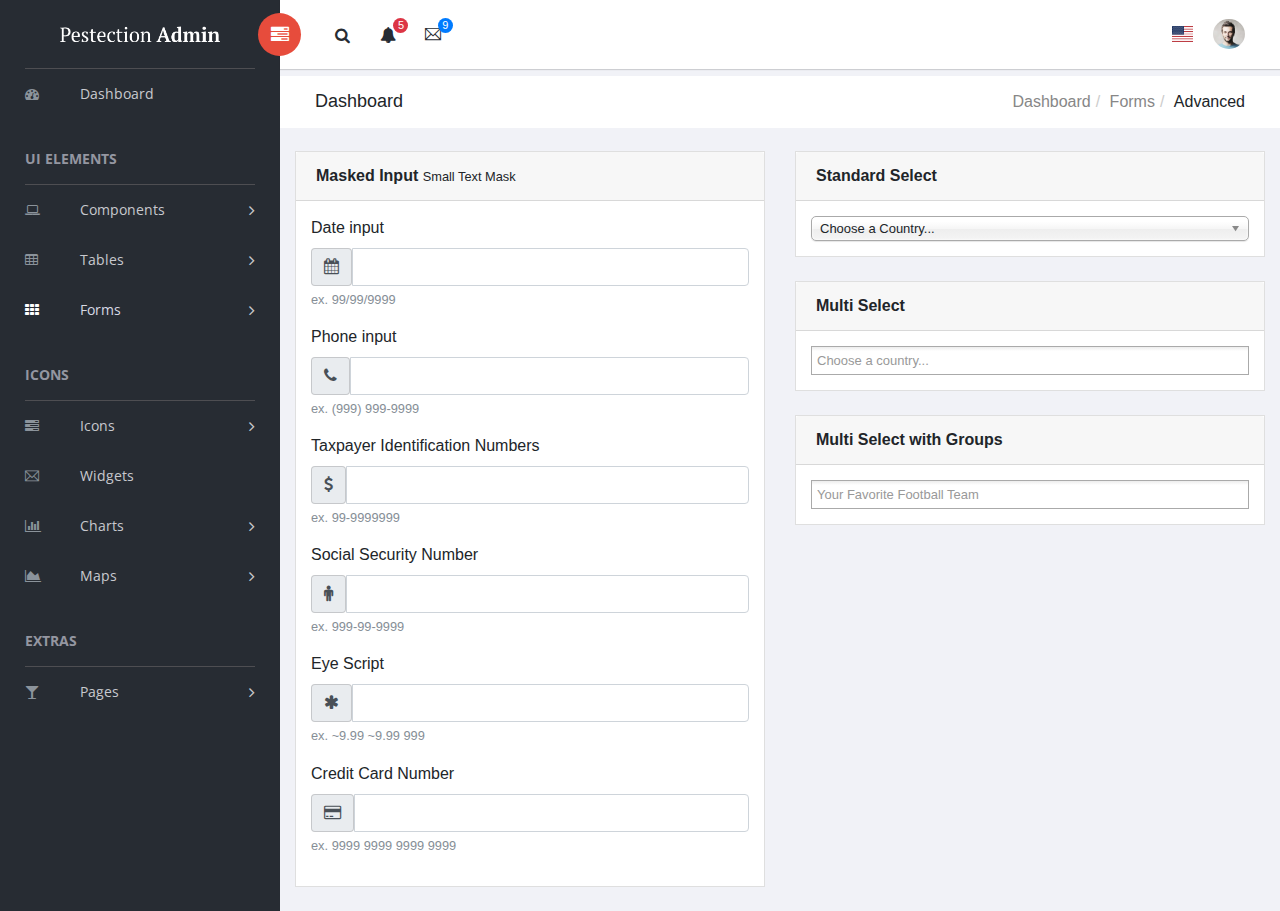
<file: static/pestectionadmin/forms-advanced.html>
<!doctype html>
<!--[if lt IE 7]>      <html class="no-js lt-ie9 lt-ie8 lt-ie7" lang=""> <![endif]-->
<!--[if IE 7]>         <html class="no-js lt-ie9 lt-ie8" lang=""> <![endif]-->
<!--[if IE 8]>         <html class="no-js lt-ie9" lang=""> <![endif]-->
<!--[if gt IE 8]><!--> <html class="no-js" lang=""> <!--<![endif]-->
<head>
    <meta charset="utf-8">
    <meta http-equiv="X-UA-Compatible" content="IE=edge">
    <title>Sufee Admin - HTML5 Admin Template</title>
    <meta name="description" content="Sufee Admin - HTML5 Admin Template">
    <meta name="viewport" content="width=device-width, initial-scale=1">

    <link rel="apple-touch-icon" href="apple-icon.png">
    <link rel="shortcut icon" href="favicon.ico">

    <link rel="stylesheet" href="assets/css/normalize.css">
    <link rel="stylesheet" href="assets/css/bootstrap.min.css">
    <link rel="stylesheet" href="assets/css/font-awesome.min.css">
    <link rel="stylesheet" href="assets/css/themify-icons.css">
    <link rel="stylesheet" href="assets/css/flag-icon.min.css">
    <link rel="stylesheet" href="assets/css/cs-skin-elastic.css">
    <!-- <link rel="stylesheet" href="assets/css/bootstrap-select.less"> -->
    <link rel="stylesheet" href="assets/scss/style.css">
    <link rel="stylesheet" href="assets/css/lib/chosen/chosen.min.css">

    <link href='https://fonts.googleapis.com/css?family=Open+Sans:400,600,700,800' rel='stylesheet' type='text/css'>

    <!-- <script type="text/javascript" src="https://cdn.jsdelivr.net/html5shiv/3.7.3/html5shiv.min.js"></script> -->

</head>
<body>
        <!-- Left Panel -->

    <aside id="left-panel" class="left-panel">
        <nav class="navbar navbar-expand-sm navbar-default">

            <div class="navbar-header">
                <button class="navbar-toggler" type="button" data-toggle="collapse" data-target="#main-menu" aria-controls="main-menu" aria-expanded="false" aria-label="Toggle navigation">
                    <i class="fa fa-bars"></i>
                </button>
                <a class="navbar-brand" href="./"><img src="images/logo.png" alt="Logo"></a>
                <a class="navbar-brand hidden" href="./"><img src="images/logo2.png" alt="Logo"></a>
            </div>

            <div id="main-menu" class="main-menu collapse navbar-collapse">
                <ul class="nav navbar-nav">
                    <li>
                        <a href="index.html"> <i class="menu-icon fa fa-dashboard"></i>Dashboard </a>
                    </li>
                    <h3 class="menu-title">UI elements</h3><!-- /.menu-title -->
                    <li class="menu-item-has-children dropdown">
                        <a href="#" class="dropdown-toggle" data-toggle="dropdown" aria-haspopup="true" aria-expanded="false"> <i class="menu-icon fa fa-laptop"></i>Components</a>
                        <ul class="sub-menu children dropdown-menu">
                            <li><i class="fa fa-puzzle-piece"></i><a href="ui-buttons.html">Buttons</a></li>
                            <li><i class="fa fa-id-badge"></i><a href="ui-badges.html">Badges</a></li>
                            <li><i class="fa fa-bars"></i><a href="ui-tabs.html">Tabs</a></li>
                            <li><i class="fa fa-share-square-o"></i><a href="ui-social-buttons.html">Social Buttons</a></li>
                            <li><i class="fa fa-id-card-o"></i><a href="ui-cards.html">Cards</a></li>
                            <li><i class="fa fa-exclamation-triangle"></i><a href="ui-alerts.html">Alerts</a></li>
                            <li><i class="fa fa-spinner"></i><a href="ui-progressbar.html">Progress Bars</a></li>
                            <li><i class="fa fa-fire"></i><a href="ui-modals.html">Modals</a></li>
                            <li><i class="fa fa-book"></i><a href="ui-switches.html">Switches</a></li>
                            <li><i class="fa fa-th"></i><a href="ui-grids.html">Grids</a></li>
                            <li><i class="fa fa-file-word-o"></i><a href="ui-typgraphy.html">Typography</a></li>
                        </ul>
                    </li>
                    <li class="menu-item-has-children dropdown">
                        <a href="#" class="dropdown-toggle" data-toggle="dropdown" aria-haspopup="true" aria-expanded="false"> <i class="menu-icon fa fa-table"></i>Tables</a>
                        <ul class="sub-menu children dropdown-menu">
                            <li><i class="fa fa-table"></i><a href="tables-basic.html">Basic Table</a></li>
                            <li><i class="fa fa-table"></i><a href="tables-data.html">Data Table</a></li>
                        </ul>
                    </li>
                    <li class="menu-item-has-children active dropdown">
                        <a href="#" class="dropdown-toggle" data-toggle="dropdown" aria-haspopup="true" aria-expanded="false"> <i class="menu-icon fa fa-th"></i>Forms</a>
                        <ul class="sub-menu children dropdown-menu">
                            <li><i class="menu-icon fa fa-th"></i><a href="forms-basic.html">Basic Form</a></li>
                            <li><i class="menu-icon fa fa-th"></i><a href="forms-advanced.html">Advanced Form</a></li>
                        </ul>
                    </li>

                    <h3 class="menu-title">Icons</h3><!-- /.menu-title -->

                    <li class="menu-item-has-children dropdown">
                        <a href="#" class="dropdown-toggle" data-toggle="dropdown" aria-haspopup="true" aria-expanded="false"> <i class="menu-icon fa fa-tasks"></i>Icons</a>
                        <ul class="sub-menu children dropdown-menu">
                            <li><i class="menu-icon fa fa-fort-awesome"></i><a href="font-fontawesome.html">Font Awesome</a></li>
                            <li><i class="menu-icon ti-themify-logo"></i><a href="font-themify.html">Themefy Icons</a></li>
                        </ul>
                    </li>
                    <li>
                        <a href="widgets.html"> <i class="menu-icon ti-email"></i>Widgets </a>
                    </li>
                    <li class="menu-item-has-children dropdown">
                        <a href="#" class="dropdown-toggle" data-toggle="dropdown" aria-haspopup="true" aria-expanded="false"> <i class="menu-icon fa fa-bar-chart"></i>Charts</a>
                        <ul class="sub-menu children dropdown-menu">
                            <li><i class="menu-icon fa fa-line-chart"></i><a href="charts-chartjs.html">Chart JS</a></li>
                            <li><i class="menu-icon fa fa-area-chart"></i><a href="charts-flot.html">Flot Chart</a></li>
                            <li><i class="menu-icon fa fa-pie-chart"></i><a href="charts-peity.html">Peity Chart</a></li>
                        </ul>
                    </li>

                    <li class="menu-item-has-children dropdown">
                        <a href="#" class="dropdown-toggle" data-toggle="dropdown" aria-haspopup="true" aria-expanded="false"> <i class="menu-icon fa fa-area-chart"></i>Maps</a>
                        <ul class="sub-menu children dropdown-menu">
                            <li><i class="menu-icon fa fa-map-o"></i><a href="maps-gmap.html">Google Maps</a></li>
                            <li><i class="menu-icon fa fa-street-view"></i><a href="maps-vector.html">Vector Maps</a></li>
                        </ul>
                    </li>
                    <h3 class="menu-title">Extras</h3><!-- /.menu-title -->
                    <li class="menu-item-has-children dropdown">
                        <a href="#" class="dropdown-toggle" data-toggle="dropdown" aria-haspopup="true" aria-expanded="false"> <i class="menu-icon fa fa-glass"></i>Pages</a>
                        <ul class="sub-menu children dropdown-menu">
                            <li><i class="menu-icon fa fa-sign-in"></i><a href="page-login.html">Login</a></li>
                            <li><i class="menu-icon fa fa-sign-in"></i><a href="page-register.html">Register</a></li>
                            <li><i class="menu-icon fa fa-paper-plane"></i><a href="pages-forget.html">Forget Pass</a></li>
                        </ul>
                    </li>
                </ul>
            </div><!-- /.navbar-collapse -->
        </nav>
    </aside><!-- /#left-panel -->

    <!-- Left Panel -->

    <!-- Right Panel -->

    <div id="right-panel" class="right-panel">

        <!-- Header-->
        <header id="header" class="header">

            <div class="header-menu">

                <div class="col-sm-7">
                    <a id="menuToggle" class="menutoggle pull-left"><i class="fa fa fa-tasks"></i></a>
                    <div class="header-left">
                        <button class="search-trigger"><i class="fa fa-search"></i></button>
                        <div class="form-inline">
                            <form class="search-form">
                                <input class="form-control mr-sm-2" type="text" placeholder="Search ..." aria-label="Search">
                                <button class="search-close" type="submit"><i class="fa fa-close"></i></button>
                            </form>
                        </div>

                        <div class="dropdown for-notification">
                          <button class="btn btn-secondary dropdown-toggle" type="button" id="notification" data-toggle="dropdown" aria-haspopup="true" aria-expanded="false">
                            <i class="fa fa-bell"></i>
                            <span class="count bg-danger">5</span>
                          </button>
                          <div class="dropdown-menu" aria-labelledby="notification">
                            <p class="red">You have 3 Notification</p>
                            <a class="dropdown-item media bg-flat-color-1" href="#">
                                <i class="fa fa-check"></i>
                                <p>Server #1 overloaded.</p>
                            </a>
                            <a class="dropdown-item media bg-flat-color-4" href="#">
                                <i class="fa fa-info"></i>
                                <p>Server #2 overloaded.</p>
                            </a>
                            <a class="dropdown-item media bg-flat-color-5" href="#">
                                <i class="fa fa-warning"></i>
                                <p>Server #3 overloaded.</p>
                            </a>
                          </div>
                        </div>

                        <div class="dropdown for-message">
                          <button class="btn btn-secondary dropdown-toggle" type="button"
                                id="message"
                                data-toggle="dropdown" aria-haspopup="true" aria-expanded="false">
                            <i class="ti-email"></i>
                            <span class="count bg-primary">9</span>
                          </button>
                          <div class="dropdown-menu" aria-labelledby="message">
                            <p class="red">You have 4 Mails</p>
                            <a class="dropdown-item media bg-flat-color-1" href="#">
                                <span class="photo media-left"><img alt="avatar" src="images/avatar/1.jpg"></span>
                                <span class="message media-body">
                                    <span class="name float-left">Jonathan Smith</span>
                                    <span class="time float-right">Just now</span>
                                        <p>Hello, this is an example msg</p>
                                </span>
                            </a>
                            <a class="dropdown-item media bg-flat-color-4" href="#">
                                <span class="photo media-left"><img alt="avatar" src="images/avatar/2.jpg"></span>
                                <span class="message media-body">
                                    <span class="name float-left">Jack Sanders</span>
                                    <span class="time float-right">5 minutes ago</span>
                                        <p>Lorem ipsum dolor sit amet, consectetur</p>
                                </span>
                            </a>
                            <a class="dropdown-item media bg-flat-color-5" href="#">
                                <span class="photo media-left"><img alt="avatar" src="images/avatar/3.jpg"></span>
                                <span class="message media-body">
                                    <span class="name float-left">Cheryl Wheeler</span>
                                    <span class="time float-right">10 minutes ago</span>
                                        <p>Hello, this is an example msg</p>
                                </span>
                            </a>
                            <a class="dropdown-item media bg-flat-color-3" href="#">
                                <span class="photo media-left"><img alt="avatar" src="images/avatar/4.jpg"></span>
                                <span class="message media-body">
                                    <span class="name float-left">Rachel Santos</span>
                                    <span class="time float-right">15 minutes ago</span>
                                        <p>Lorem ipsum dolor sit amet, consectetur</p>
                                </span>
                            </a>
                          </div>
                        </div>
                    </div>
                </div>

                <div class="col-sm-5">
                    <div class="user-area dropdown float-right">
                        <a href="#" class="dropdown-toggle" data-toggle="dropdown" aria-haspopup="true" aria-expanded="false">
                            <img class="user-avatar rounded-circle" src="images/admin.jpg" alt="User Avatar">
                        </a>

                        <div class="user-menu dropdown-menu">
                                <a class="nav-link" href="#"><i class="fa fa- user"></i>My Profile</a>

                                <a class="nav-link" href="#"><i class="fa fa- user"></i>Notifications <span class="count">13</span></a>

                                <a class="nav-link" href="#"><i class="fa fa -cog"></i>Settings</a>

                                <a class="nav-link" href="#"><i class="fa fa-power -off"></i>Logout</a>
                        </div>
                    </div>

                    <div class="language-select dropdown" id="language-select">
                        <a class="dropdown-toggle" href="#" data-toggle="dropdown"  id="language" aria-haspopup="true" aria-expanded="true">
                            <i class="flag-icon flag-icon-us"></i>
                        </a>
                        <div class="dropdown-menu" aria-labelledby="language" >
                            <div class="dropdown-item">
                                <span class="flag-icon flag-icon-fr"></span>
                            </div>
                            <div class="dropdown-item">
                                <i class="flag-icon flag-icon-es"></i>
                            </div>
                            <div class="dropdown-item">
                                <i class="flag-icon flag-icon-us"></i>
                            </div>
                            <div class="dropdown-item">
                                <i class="flag-icon flag-icon-it"></i>
                            </div>
                        </div>
                    </div>

                </div>
            </div>

        </header><!-- /header -->
        <!-- Header-->

        <div class="breadcrumbs">
            <div class="col-sm-4">
                <div class="page-header float-left">
                    <div class="page-title">
                        <h1>Dashboard</h1>
                    </div>
                </div>
            </div>
            <div class="col-sm-8">
                <div class="page-header float-right">
                    <div class="page-title">
                        <ol class="breadcrumb text-right">
                            <li><a href="#">Dashboard</a></li>
                            <li><a href="#">Forms</a></li>
                            <li class="active">Advanced</li>
                        </ol>
                    </div>
                </div>
            </div>
        </div>

        <div class="content mt-3">
            <div class="animated fadeIn">

                <div class="row">

                    <div class="col-xs-6 col-sm-6">
                        <div class="card">
                            <div class="card-header">
                                <strong>Masked Input</strong> <small> Small Text Mask</small>
                            </div>
                            <div class="card-body card-block">
                                <div class="form-group">
                                    <label class=" form-control-label">Date input</label>
                                    <div class="input-group">
                                        <div class="input-group-addon"><i class="fa fa-calendar"></i></div>
                                        <input class="form-control">
                                    </div>
                                    <small class="form-text text-muted">ex. 99/99/9999</small>
                                </div>
                                <div class="form-group">
                                    <label class=" form-control-label">Phone input</label>
                                    <div class="input-group">
                                        <div class="input-group-addon"><i class="fa fa-phone"></i></div>
                                        <input class="form-control">
                                    </div>
                                    <small class="form-text text-muted">ex. (999) 999-9999</small>
                                </div>
                                <div class="form-group">
                                    <label class=" form-control-label">Taxpayer Identification Numbers</label>
                                    <div class="input-group">
                                        <div class="input-group-addon"><i class="fa fa-usd"></i></div>
                                        <input class="form-control">
                                    </div>
                                    <small class="form-text text-muted">ex. 99-9999999</small>
                                </div>
                                <div class="form-group">
                                    <label class=" form-control-label">Social Security Number</label>
                                    <div class="input-group">
                                        <div class="input-group-addon"><i class="fa fa-male"></i></div>
                                        <input class="form-control">
                                    </div>
                                    <small class="form-text text-muted">ex. 999-99-9999</small>
                                </div>
                                <div class="form-group">
                                    <label class=" form-control-label">Eye Script</label>
                                    <div class="input-group">
                                        <div class="input-group-addon"><i class="fa fa-asterisk"></i></div>
                                        <input class="form-control">
                                    </div>
                                    <small class="form-text text-muted">ex. ~9.99 ~9.99 999</small>
                                </div>
                                <div class="form-group">
                                    <label class=" form-control-label">Credit Card Number</label>
                                    <div class="input-group">
                                        <div class="input-group-addon"><i class="fa fa-credit-card"></i></div>
                                        <input class="form-control">
                                    </div>
                                    <small class="form-text text-muted">ex. 9999 9999 9999 9999</small>
                                </div>
                            </div>
                        </div>
                    </div>

                    <div class="col-xs-6 col-sm-6">
                        <div class="card">
                            <div class="card-header">
                                <strong class="card-title">Standard Select</strong>
                            </div>
                            <div class="card-body">

                                  <select data-placeholder="Choose a Country..." class="standardSelect" tabindex="1">
                                    <option value=""></option>
                                    <option value="United States">United States</option>
                                    <option value="United Kingdom">United Kingdom</option>
                                    <option value="Afghanistan">Afghanistan</option>
                                    <option value="Aland Islands">Aland Islands</option>
                                    <option value="Albania">Albania</option>
                                    <option value="Algeria">Algeria</option>
                                    <option value="American Samoa">American Samoa</option>
                                    <option value="Andorra">Andorra</option>
                                    <option value="Angola">Angola</option>
                                    <option value="Anguilla">Anguilla</option>
                                    <option value="Antarctica">Antarctica</option>
                                </select>
                            </div>
                        </div>

                        <div class="card">
                            <div class="card-header">
                                <strong class="card-title">Multi Select</strong>
                            </div>
                            <div class="card-body">

                                  <select data-placeholder="Choose a country..." multiple class="standardSelect">
                                    <option value=""></option>
                                    <option value="United States">United States</option>
                                    <option value="United Kingdom">United Kingdom</option>
                                    <option value="Afghanistan">Afghanistan</option>
                                    <option value="Aland Islands">Aland Islands</option>
                                    <option value="Albania">Albania</option>
                                    <option value="Algeria">Algeria</option>
                                    <option value="American Samoa">American Samoa</option>
                                    <option value="Andorra">Andorra</option>
                                    <option value="Angola">Angola</option>
                                    <option value="Anguilla">Anguilla</option>
                                    <option value="Antarctica">Antarctica</option>
                                </select>

                            </div>
                        </div>

                        <div class="card">
                            <div class="card-header">
                                <strong class="card-title">Multi Select with Groups</strong>
                            </div>
                            <div class="card-body">

                                  <select data-placeholder="Your Favorite Football Team" multiple class="standardSelect" tabindex="5">
                                    <option value=""></option>
                                    <optgroup label="NFC EAST">
                                      <option>Dallas Cowboys</option>
                                      <option>New York Giants</option>
                                      <option>Philadelphia Eagles</option>
                                      <option>Washington Redskins</option>
                                    </optgroup>
                                    <optgroup label="NFC NORTH">
                                      <option>Chicago Bears</option>
                                      <option>Detroit Lions</option>
                                      <option>Green Bay Packers</option>
                                      <option>Minnesota Vikings</option>
                                    </optgroup>
                                    <optgroup label="NFC SOUTH">
                                      <option>Atlanta Falcons</option>
                                      <option>Carolina Panthers</option>
                                      <option>New Orleans Saints</option>
                                      <option>Tampa Bay Buccaneers</option>
                                    </optgroup>
                                    <optgroup label="NFC WEST">
                                      <option>Arizona Cardinals</option>
                                      <option>St. Louis Rams</option>
                                      <option>San Francisco 49ers</option>
                                      <option>Seattle Seahawks</option>
                                    </optgroup>
                                    <optgroup label="AFC EAST">
                                      <option>Buffalo Bills</option>
                                      <option>Miami Dolphins</option>
                                      <option>New England Patriots</option>
                                      <option>New York Jets</option>
                                    </optgroup>
                                    <optgroup label="AFC NORTH">
                                      <option>Baltimore Ravens</option>
                                      <option>Cincinnati Bengals</option>
                                      <option>Cleveland Browns</option>
                                      <option>Pittsburgh Steelers</option>
                                    </optgroup>
                                    <optgroup label="AFC SOUTH">
                                      <option>Houston Texans</option>
                                      <option>Indianapolis Colts</option>
                                      <option>Jacksonville Jaguars</option>
                                      <option>Tennessee Titans</option>
                                    </optgroup>
                                    <optgroup label="AFC WEST">
                                      <option>Denver Broncos</option>
                                      <option>Kansas City Chiefs</option>
                                      <option>Oakland Raiders</option>
                                      <option>San Diego Chargers</option>
                                    </optgroup>
                                  </select>

                            </div>
                        </div>

                    </div>



                </div>


            </div><!-- .animated -->
        </div><!-- .content -->


    </div><!-- /#right-panel -->

    <!-- Right Panel -->


    <script src="assets/js/vendor/jquery-2.1.4.min.js"></script>
    <script src="assets/js/popper.min.js"></script>
    <script src="assets/js/plugins.js"></script>
    <script src="assets/js/main.js"></script>
    <script src="assets/js/lib/chosen/chosen.jquery.min.js"></script>

    <script>
        jQuery(document).ready(function() {
            jQuery(".standardSelect").chosen({
                disable_search_threshold: 10,
                no_results_text: "Oops, nothing found!",
                width: "100%"
            });
        });
    </script>

</body>
</html>
</file>
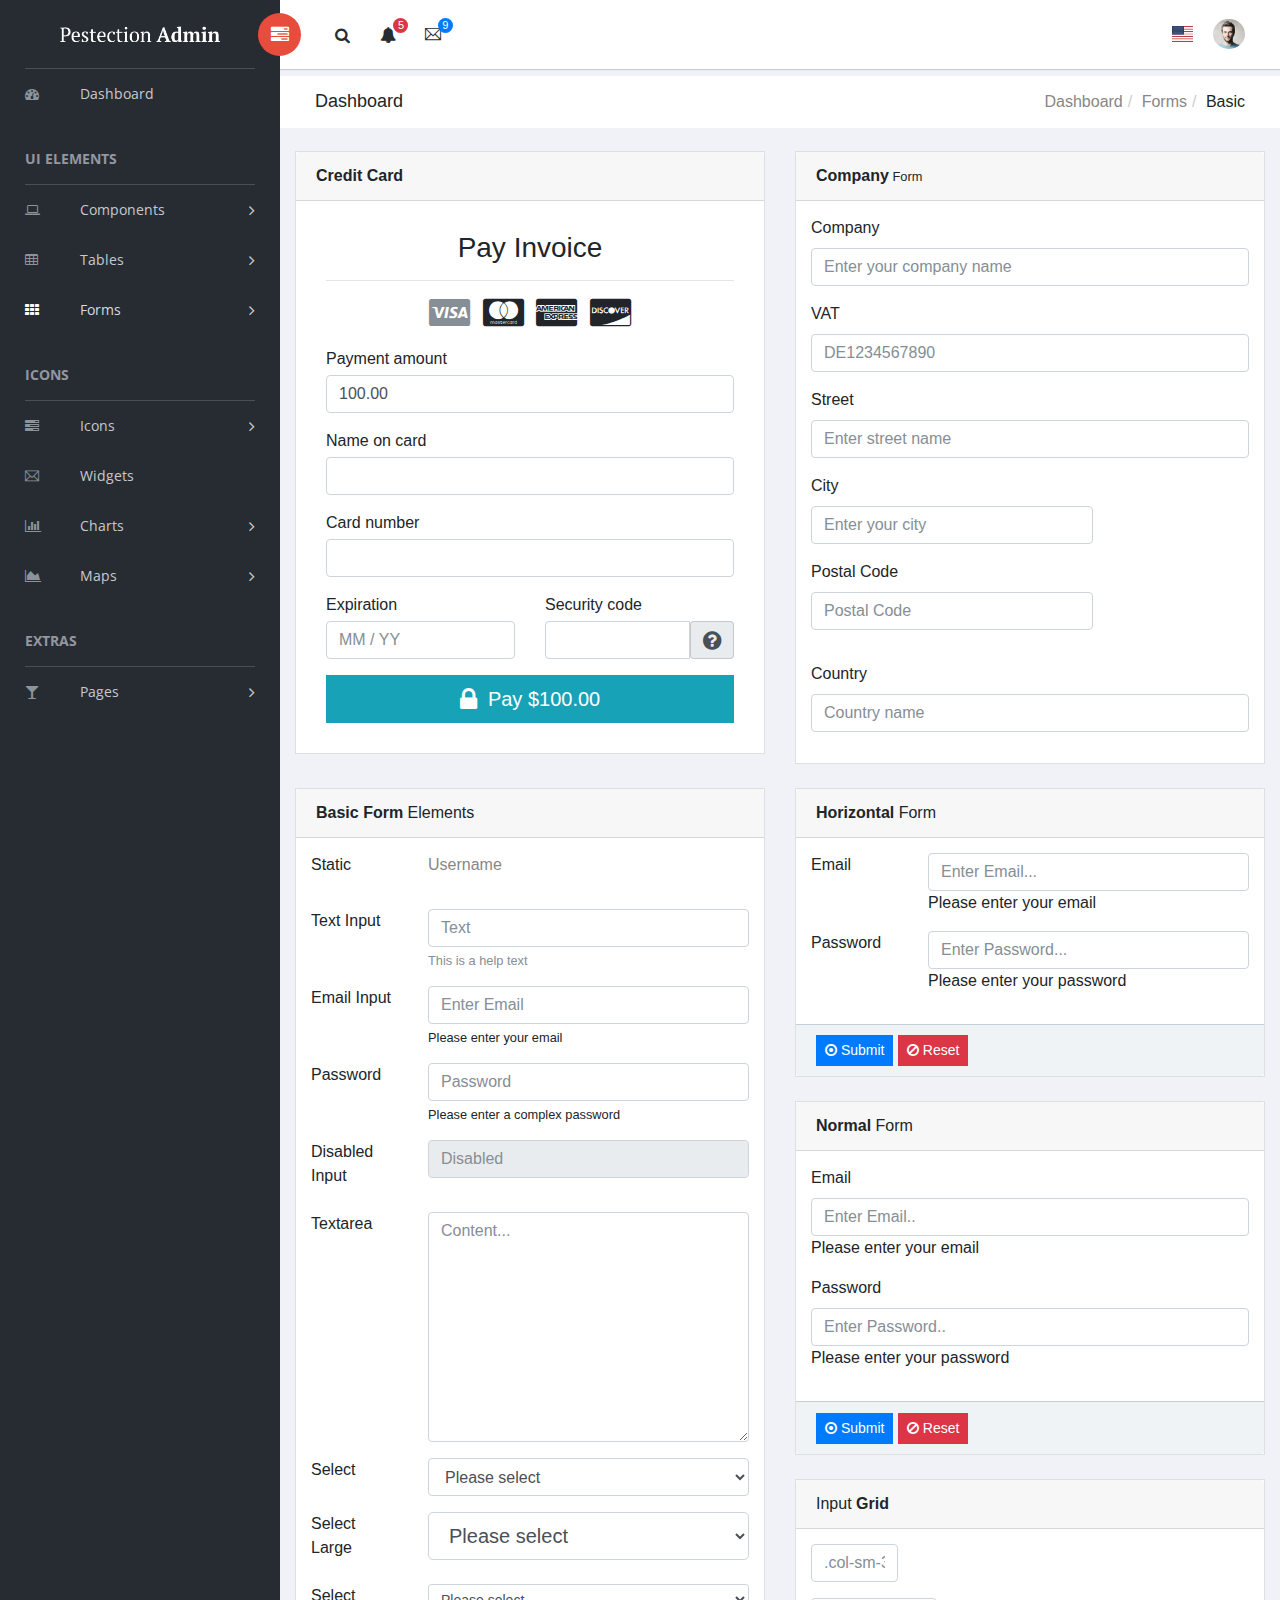
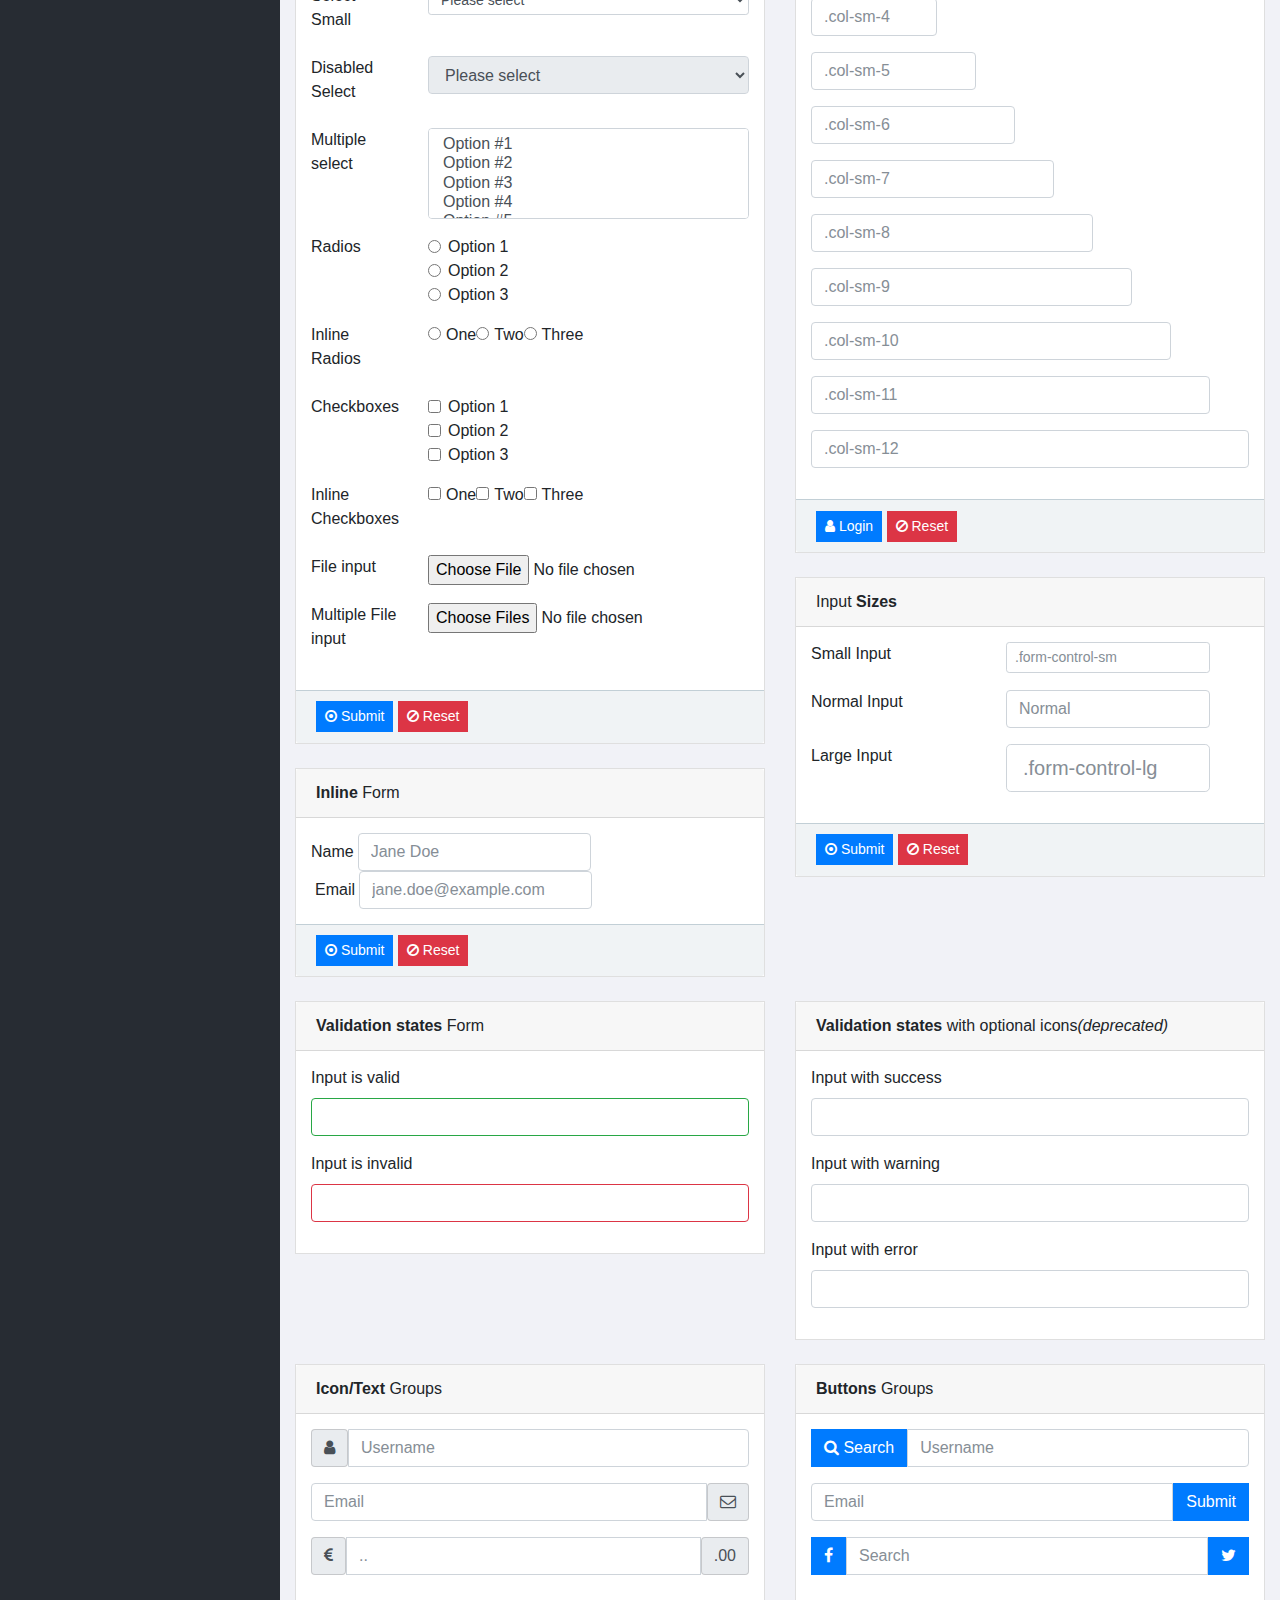
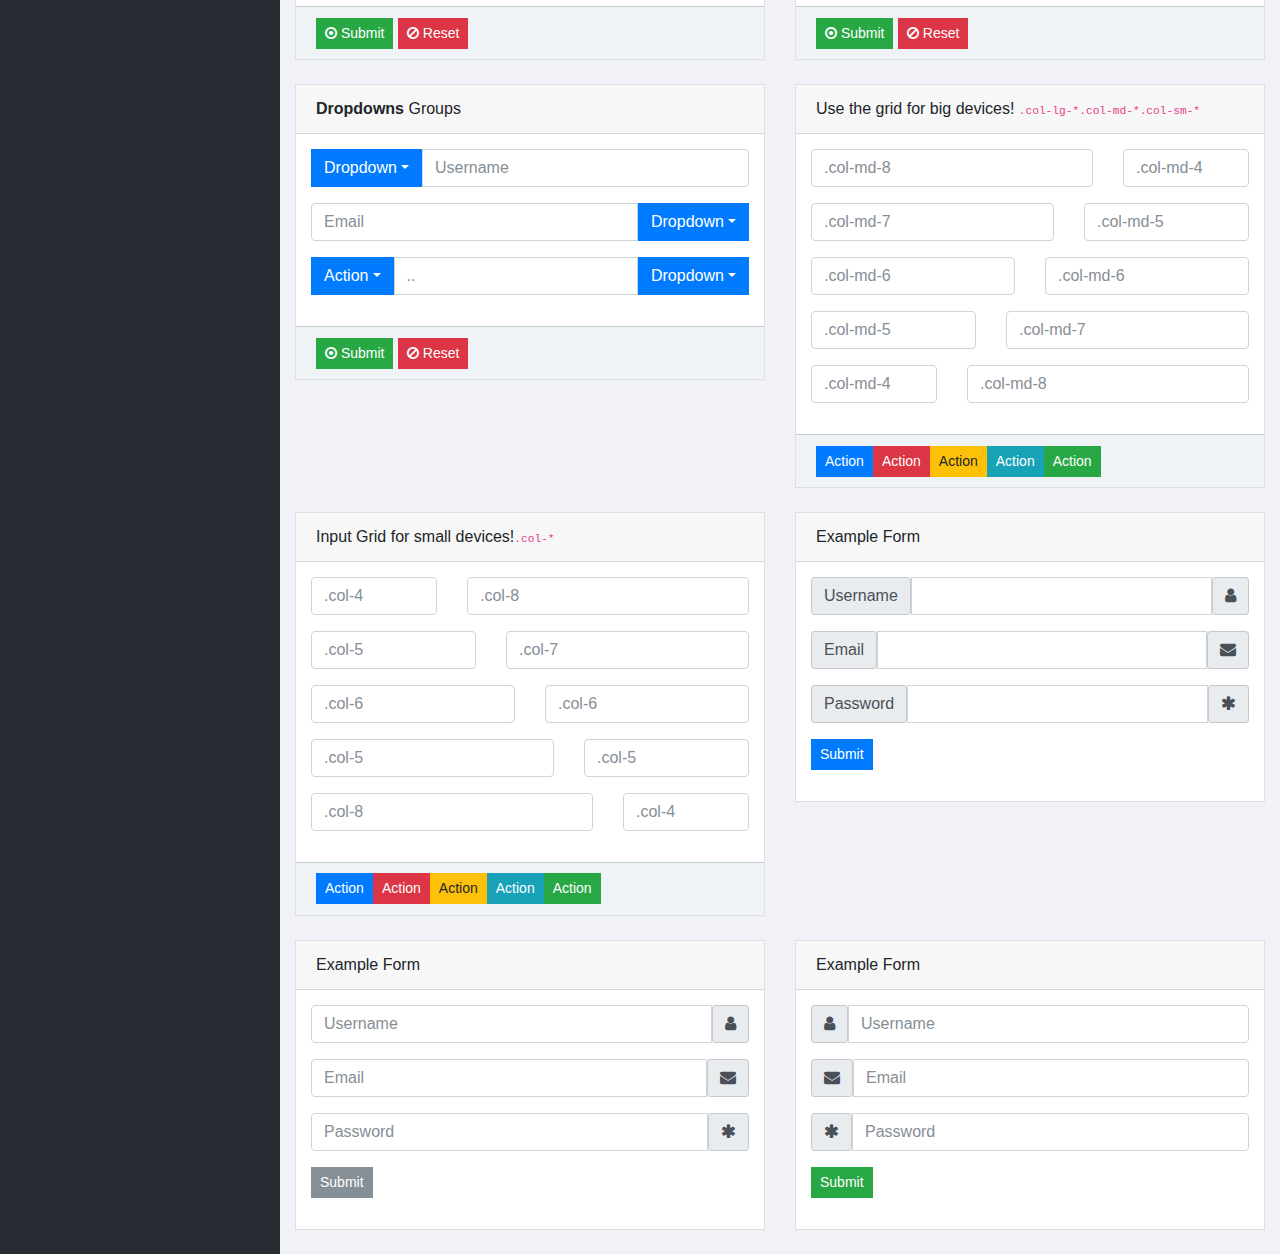
<file: static/pestectionadmin/forms-basic.html>
<!doctype html>
<!--[if lt IE 7]>      <html class="no-js lt-ie9 lt-ie8 lt-ie7" lang=""> <![endif]-->
<!--[if IE 7]>         <html class="no-js lt-ie9 lt-ie8" lang=""> <![endif]-->
<!--[if IE 8]>         <html class="no-js lt-ie9" lang=""> <![endif]-->
<!--[if gt IE 8]><!--> <html class="no-js" lang=""> <!--<![endif]-->
<head>
    <meta charset="utf-8">
    <meta http-equiv="X-UA-Compatible" content="IE=edge">
    <title>Sufee Admin - HTML5 Admin Template</title>
    <meta name="description" content="Sufee Admin - HTML5 Admin Template">
    <meta name="viewport" content="width=device-width, initial-scale=1">

    <link rel="apple-touch-icon" href="apple-icon.png">
    <link rel="shortcut icon" href="favicon.ico">

    <link rel="stylesheet" href="assets/css/normalize.css">
    <link rel="stylesheet" href="assets/css/bootstrap.min.css">
    <link rel="stylesheet" href="assets/css/font-awesome.min.css">
    <link rel="stylesheet" href="assets/css/themify-icons.css">
    <link rel="stylesheet" href="assets/css/flag-icon.min.css">
    <link rel="stylesheet" href="assets/css/cs-skin-elastic.css">
    <!-- <link rel="stylesheet" href="assets/css/bootstrap-select.less"> -->
    <link rel="stylesheet" href="assets/scss/style.css">

    <link href='https://fonts.googleapis.com/css?family=Open+Sans:400,600,700,800' rel='stylesheet' type='text/css'>

    <!-- <script type="text/javascript" src="https://cdn.jsdelivr.net/html5shiv/3.7.3/html5shiv.min.js"></script> -->

</head>
<body>
        <!-- Left Panel -->

    <aside id="left-panel" class="left-panel">
        <nav class="navbar navbar-expand-sm navbar-default">

            <div class="navbar-header">
                <button class="navbar-toggler" type="button" data-toggle="collapse" data-target="#main-menu" aria-controls="main-menu" aria-expanded="false" aria-label="Toggle navigation">
                    <i class="fa fa-bars"></i>
                </button>
                <a class="navbar-brand" href="./"><img src="images/logo.png" alt="Logo"></a>
                <a class="navbar-brand hidden" href="./"><img src="images/logo2.png" alt="Logo"></a>
            </div>

            <div id="main-menu" class="main-menu collapse navbar-collapse">
                <ul class="nav navbar-nav">
                    <li>
                        <a href="index.html"> <i class="menu-icon fa fa-dashboard"></i>Dashboard </a>
                    </li>
                    <h3 class="menu-title">UI elements</h3><!-- /.menu-title -->
                    <li class="menu-item-has-children dropdown">
                        <a href="#" class="dropdown-toggle" data-toggle="dropdown" aria-haspopup="true" aria-expanded="false"> <i class="menu-icon fa fa-laptop"></i>Components</a>
                        <ul class="sub-menu children dropdown-menu">
                            <li><i class="fa fa-puzzle-piece"></i><a href="ui-buttons.html">Buttons</a></li>
                            <li><i class="fa fa-id-badge"></i><a href="ui-badges.html">Badges</a></li>
                            <li><i class="fa fa-bars"></i><a href="ui-tabs.html">Tabs</a></li>
                            <li><i class="fa fa-share-square-o"></i><a href="ui-social-buttons.html">Social Buttons</a></li>
                            <li><i class="fa fa-id-card-o"></i><a href="ui-cards.html">Cards</a></li>
                            <li><i class="fa fa-exclamation-triangle"></i><a href="ui-alerts.html">Alerts</a></li>
                            <li><i class="fa fa-spinner"></i><a href="ui-progressbar.html">Progress Bars</a></li>
                            <li><i class="fa fa-fire"></i><a href="ui-modals.html">Modals</a></li>
                            <li><i class="fa fa-book"></i><a href="ui-switches.html">Switches</a></li>
                            <li><i class="fa fa-th"></i><a href="ui-grids.html">Grids</a></li>
                            <li><i class="fa fa-file-word-o"></i><a href="ui-typgraphy.html">Typography</a></li>
                        </ul>
                    </li>
                    <li class="menu-item-has-children dropdown">
                        <a href="#" class="dropdown-toggle" data-toggle="dropdown" aria-haspopup="true" aria-expanded="false"> <i class="menu-icon fa fa-table"></i>Tables</a>
                        <ul class="sub-menu children dropdown-menu">
                            <li><i class="fa fa-table"></i><a href="tables-basic.html">Basic Table</a></li>
                            <li><i class="fa fa-table"></i><a href="tables-data.html">Data Table</a></li>
                        </ul>
                    </li>
                    <li class="menu-item-has-children active dropdown">
                        <a href="#" class="dropdown-toggle" data-toggle="dropdown" aria-haspopup="true" aria-expanded="false"> <i class="menu-icon fa fa-th"></i>Forms</a>
                        <ul class="sub-menu children dropdown-menu">
                            <li><i class="menu-icon fa fa-th"></i><a href="forms-basic.html">Basic Form</a></li>
                            <li><i class="menu-icon fa fa-th"></i><a href="forms-advanced.html">Advanced Form</a></li>
                        </ul>
                    </li>

                    <h3 class="menu-title">Icons</h3><!-- /.menu-title -->

                    <li class="menu-item-has-children dropdown">
                        <a href="#" class="dropdown-toggle" data-toggle="dropdown" aria-haspopup="true" aria-expanded="false"> <i class="menu-icon fa fa-tasks"></i>Icons</a>
                        <ul class="sub-menu children dropdown-menu">
                            <li><i class="menu-icon fa fa-fort-awesome"></i><a href="font-fontawesome.html">Font Awesome</a></li>
                            <li><i class="menu-icon ti-themify-logo"></i><a href="font-themify.html">Themefy Icons</a></li>
                        </ul>
                    </li>
                    <li>
                        <a href="widgets.html"> <i class="menu-icon ti-email"></i>Widgets </a>
                    </li>
                    <li class="menu-item-has-children dropdown">
                        <a href="#" class="dropdown-toggle" data-toggle="dropdown" aria-haspopup="true" aria-expanded="false"> <i class="menu-icon fa fa-bar-chart"></i>Charts</a>
                        <ul class="sub-menu children dropdown-menu">
                            <li><i class="menu-icon fa fa-line-chart"></i><a href="charts-chartjs.html">Chart JS</a></li>
                            <li><i class="menu-icon fa fa-area-chart"></i><a href="charts-flot.html">Flot Chart</a></li>
                            <li><i class="menu-icon fa fa-pie-chart"></i><a href="charts-peity.html">Peity Chart</a></li>
                        </ul>
                    </li>

                    <li class="menu-item-has-children dropdown">
                        <a href="#" class="dropdown-toggle" data-toggle="dropdown" aria-haspopup="true" aria-expanded="false"> <i class="menu-icon fa fa-area-chart"></i>Maps</a>
                        <ul class="sub-menu children dropdown-menu">
                            <li><i class="menu-icon fa fa-map-o"></i><a href="maps-gmap.html">Google Maps</a></li>
                            <li><i class="menu-icon fa fa-street-view"></i><a href="maps-vector.html">Vector Maps</a></li>
                        </ul>
                    </li>
                    <h3 class="menu-title">Extras</h3><!-- /.menu-title -->
                    <li class="menu-item-has-children dropdown">
                        <a href="#" class="dropdown-toggle" data-toggle="dropdown" aria-haspopup="true" aria-expanded="false"> <i class="menu-icon fa fa-glass"></i>Pages</a>
                        <ul class="sub-menu children dropdown-menu">
                            <li><i class="menu-icon fa fa-sign-in"></i><a href="page-login.html">Login</a></li>
                            <li><i class="menu-icon fa fa-sign-in"></i><a href="page-register.html">Register</a></li>
                            <li><i class="menu-icon fa fa-paper-plane"></i><a href="pages-forget.html">Forget Pass</a></li>
                        </ul>
                    </li>
                </ul>
            </div><!-- /.navbar-collapse -->
        </nav>
    </aside><!-- /#left-panel -->

    <!-- Left Panel -->

    <!-- Right Panel -->

    <div id="right-panel" class="right-panel">

        <!-- Header-->
        <header id="header" class="header">

            <div class="header-menu">

                <div class="col-sm-7">
                    <a id="menuToggle" class="menutoggle pull-left"><i class="fa fa fa-tasks"></i></a>
                    <div class="header-left">
                        <button class="search-trigger"><i class="fa fa-search"></i></button>
                        <div class="form-inline">
                            <form class="search-form">
                                <input class="form-control mr-sm-2" type="text" placeholder="Search ..." aria-label="Search">
                                <button class="search-close" type="submit"><i class="fa fa-close"></i></button>
                            </form>
                        </div>

                        <div class="dropdown for-notification">
                          <button class="btn btn-secondary dropdown-toggle" type="button" id="notification" data-toggle="dropdown" aria-haspopup="true" aria-expanded="false">
                            <i class="fa fa-bell"></i>
                            <span class="count bg-danger">5</span>
                          </button>
                          <div class="dropdown-menu" aria-labelledby="notification">
                            <p class="red">You have 3 Notification</p>
                            <a class="dropdown-item media bg-flat-color-1" href="#">
                                <i class="fa fa-check"></i>
                                <p>Server #1 overloaded.</p>
                            </a>
                            <a class="dropdown-item media bg-flat-color-4" href="#">
                                <i class="fa fa-info"></i>
                                <p>Server #2 overloaded.</p>
                            </a>
                            <a class="dropdown-item media bg-flat-color-5" href="#">
                                <i class="fa fa-warning"></i>
                                <p>Server #3 overloaded.</p>
                            </a>
                          </div>
                        </div>

                        <div class="dropdown for-message">
                          <button class="btn btn-secondary dropdown-toggle" type="button"
                                id="message"
                                data-toggle="dropdown" aria-haspopup="true" aria-expanded="false">
                            <i class="ti-email"></i>
                            <span class="count bg-primary">9</span>
                          </button>
                          <div class="dropdown-menu" aria-labelledby="message">
                            <p class="red">You have 4 Mails</p>
                            <a class="dropdown-item media bg-flat-color-1" href="#">
                                <span class="photo media-left"><img alt="avatar" src="images/avatar/1.jpg"></span>
                                <span class="message media-body">
                                    <span class="name float-left">Jonathan Smith</span>
                                    <span class="time float-right">Just now</span>
                                        <p>Hello, this is an example msg</p>
                                </span>
                            </a>
                            <a class="dropdown-item media bg-flat-color-4" href="#">
                                <span class="photo media-left"><img alt="avatar" src="images/avatar/2.jpg"></span>
                                <span class="message media-body">
                                    <span class="name float-left">Jack Sanders</span>
                                    <span class="time float-right">5 minutes ago</span>
                                        <p>Lorem ipsum dolor sit amet, consectetur</p>
                                </span>
                            </a>
                            <a class="dropdown-item media bg-flat-color-5" href="#">
                                <span class="photo media-left"><img alt="avatar" src="images/avatar/3.jpg"></span>
                                <span class="message media-body">
                                    <span class="name float-left">Cheryl Wheeler</span>
                                    <span class="time float-right">10 minutes ago</span>
                                        <p>Hello, this is an example msg</p>
                                </span>
                            </a>
                            <a class="dropdown-item media bg-flat-color-3" href="#">
                                <span class="photo media-left"><img alt="avatar" src="images/avatar/4.jpg"></span>
                                <span class="message media-body">
                                    <span class="name float-left">Rachel Santos</span>
                                    <span class="time float-right">15 minutes ago</span>
                                        <p>Lorem ipsum dolor sit amet, consectetur</p>
                                </span>
                            </a>
                          </div>
                        </div>
                    </div>
                </div>

                <div class="col-sm-5">
                    <div class="user-area dropdown float-right">
                        <a href="#" class="dropdown-toggle" data-toggle="dropdown" aria-haspopup="true" aria-expanded="false">
                            <img class="user-avatar rounded-circle" src="images/admin.jpg" alt="User Avatar">
                        </a>

                        <div class="user-menu dropdown-menu">
                                <a class="nav-link" href="#"><i class="fa fa- user"></i>My Profile</a>

                                <a class="nav-link" href="#"><i class="fa fa- user"></i>Notifications <span class="count">13</span></a>

                                <a class="nav-link" href="#"><i class="fa fa -cog"></i>Settings</a>

                                <a class="nav-link" href="#"><i class="fa fa-power -off"></i>Logout</a>
                        </div>
                    </div>

                    <div class="language-select dropdown" id="language-select">
                        <a class="dropdown-toggle" href="#" data-toggle="dropdown"  id="language" aria-haspopup="true" aria-expanded="true">
                            <i class="flag-icon flag-icon-us"></i>
                        </a>
                        <div class="dropdown-menu" aria-labelledby="language" >
                            <div class="dropdown-item">
                                <span class="flag-icon flag-icon-fr"></span>
                            </div>
                            <div class="dropdown-item">
                                <i class="flag-icon flag-icon-es"></i>
                            </div>
                            <div class="dropdown-item">
                                <i class="flag-icon flag-icon-us"></i>
                            </div>
                            <div class="dropdown-item">
                                <i class="flag-icon flag-icon-it"></i>
                            </div>
                        </div>
                    </div>

                </div>
            </div>

        </header><!-- /header -->
        <!-- Header-->

        <div class="breadcrumbs">
            <div class="col-sm-4">
                <div class="page-header float-left">
                    <div class="page-title">
                        <h1>Dashboard</h1>
                    </div>
                </div>
            </div>
            <div class="col-sm-8">
                <div class="page-header float-right">
                    <div class="page-title">
                        <ol class="breadcrumb text-right">
                            <li><a href="#">Dashboard</a></li>
                            <li><a href="#">Forms</a></li>
                            <li class="active">Basic</li>
                        </ol>
                    </div>
                </div>
            </div>
        </div>

        <div class="content mt-3">
            <div class="animated fadeIn">


                <div class="row">
                  <div class="col-lg-6">
                    <div class="card">
                        <div class="card-header">
                            <strong class="card-title">Credit Card</strong>
                        </div>
                        <div class="card-body">
                          <!-- Credit Card -->
                          <div id="pay-invoice">
                              <div class="card-body">
                                  <div class="card-title">
                                      <h3 class="text-center">Pay Invoice</h3>
                                  </div>
                                  <hr>
                                  <form action="" method="post" novalidate="novalidate">
                                      <div class="form-group text-center">
                                          <ul class="list-inline">
                                              <li class="list-inline-item"><i class="text-muted fa fa-cc-visa fa-2x"></i></li>
                                              <li class="list-inline-item"><i class="fa fa-cc-mastercard fa-2x"></i></li>
                                              <li class="list-inline-item"><i class="fa fa-cc-amex fa-2x"></i></li>
                                              <li class="list-inline-item"><i class="fa fa-cc-discover fa-2x"></i></li>
                                          </ul>
                                      </div>
                                      <div class="form-group">
                                          <label for="cc-payment" class="control-label mb-1">Payment amount</label>
                                          <input id="cc-pament" name="cc-payment" type="text" class="form-control" aria-required="true" aria-invalid="false" value="100.00">
                                      </div>
                                      <div class="form-group has-success">
                                          <label for="cc-name" class="control-label mb-1">Name on card</label>
                                          <input id="cc-name" name="cc-name" type="text" class="form-control cc-name valid" data-val="true" data-val-required="Please enter the name on card" autocomplete="cc-name" aria-required="true" aria-invalid="false" aria-describedby="cc-name-error">
                                          <span class="help-block field-validation-valid" data-valmsg-for="cc-name" data-valmsg-replace="true"></span>
                                      </div>
                                      <div class="form-group">
                                          <label for="cc-number" class="control-label mb-1">Card number</label>
                                          <input id="cc-number" name="cc-number" type="tel" class="form-control cc-number identified visa" value="" data-val="true" data-val-required="Please enter the card number" data-val-cc-number="Please enter a valid card number" autocomplete="cc-number">
                                          <span class="help-block" data-valmsg-for="cc-number" data-valmsg-replace="true"></span>
                                      </div>
                                      <div class="row">
                                          <div class="col-6">
                                              <div class="form-group">
                                                  <label for="cc-exp" class="control-label mb-1">Expiration</label>
                                                  <input id="cc-exp" name="cc-exp" type="tel" class="form-control cc-exp" value="" data-val="true" data-val-required="Please enter the card expiration" data-val-cc-exp="Please enter a valid month and year" placeholder="MM / YY" autocomplete="cc-exp">
                                                  <span class="help-block" data-valmsg-for="cc-exp" data-valmsg-replace="true"></span>
                                              </div>
                                          </div>
                                          <div class="col-6">
                                              <label for="x_card_code" class="control-label mb-1">Security code</label>
                                              <div class="input-group">
                                                  <input id="x_card_code" name="x_card_code" type="tel" class="form-control cc-cvc" value="" data-val="true" data-val-required="Please enter the security code" data-val-cc-cvc="Please enter a valid security code" autocomplete="off">
                                                  <div class="input-group-addon">
                                                      <span class="fa fa-question-circle fa-lg" data-toggle="popover" data-container="body" data-html="true" data-title="Security Code"
                                                      data-content="<div class='text-center one-card'>The 3 digit code on back of the card..<div class='visa-mc-cvc-preview'></div></div>"
                                                      data-trigger="hover"></span>
                                                  </div>
                                              </div>
                                          </div>
                                      </div>
                                      <div>
                                          <button id="payment-button" type="submit" class="btn btn-lg btn-info btn-block">
                                              <i class="fa fa-lock fa-lg"></i>&nbsp;
                                              <span id="payment-button-amount">Pay $100.00</span>
                                              <span id="payment-button-sending" style="display:none;">Sending…</span>
                                          </button>
                                      </div>
                                  </form>
                              </div>
                          </div>

                        </div>
                    </div> <!-- .card -->

                  </div><!--/.col-->

                  <div class="col-lg-6">
                    <div class="card">
                      <div class="card-header"><strong>Company</strong><small> Form</small></div>
                      <div class="card-body card-block">
                        <div class="form-group"><label for="company" class=" form-control-label">Company</label><input type="text" id="company" placeholder="Enter your company name" class="form-control"></div>
                        <div class="form-group"><label for="vat" class=" form-control-label">VAT</label><input type="text" id="vat" placeholder="DE1234567890" class="form-control"></div>
                        <div class="form-group"><label for="street" class=" form-control-label">Street</label><input type="text" id="street" placeholder="Enter street name" class="form-control"></div>
                        <div class="row form-group">
                          <div class="col-8">
                            <div class="form-group"><label for="city" class=" form-control-label">City</label><input type="text" id="city" placeholder="Enter your city" class="form-control"></div>
                          </div>
                          <div class="col-8">
                            <div class="form-group"><label for="postal-code" class=" form-control-label">Postal Code</label><input type="text" id="postal-code" placeholder="Postal Code" class="form-control"></div>
                          </div>
                        </div>
                        <div class="form-group"><label for="country" class=" form-control-label">Country</label><input type="text" id="country" placeholder="Country name" class="form-control"></div>
                      </div>
                    </div>
                  </div>

                  <div class="col-lg-6">
                    <div class="card">
                      <div class="card-header">
                        <strong>Basic Form</strong> Elements
                      </div>
                      <div class="card-body card-block">
                        <form action="" method="post" enctype="multipart/form-data" class="form-horizontal">
                          <div class="row form-group">
                            <div class="col col-md-3"><label class=" form-control-label">Static</label></div>
                            <div class="col-12 col-md-9">
                              <p class="form-control-static">Username</p>
                            </div>
                          </div>
                          <div class="row form-group">
                            <div class="col col-md-3"><label for="text-input" class=" form-control-label">Text Input</label></div>
                            <div class="col-12 col-md-9"><input type="text" id="text-input" name="text-input" placeholder="Text" class="form-control"><small class="form-text text-muted">This is a help text</small></div>
                          </div>
                          <div class="row form-group">
                            <div class="col col-md-3"><label for="email-input" class=" form-control-label">Email Input</label></div>
                            <div class="col-12 col-md-9"><input type="email" id="email-input" name="email-input" placeholder="Enter Email" class="form-control"><small class="help-block form-text">Please enter your email</small></div>
                          </div>
                          <div class="row form-group">
                            <div class="col col-md-3"><label for="password-input" class=" form-control-label">Password</label></div>
                            <div class="col-12 col-md-9"><input type="password" id="password-input" name="password-input" placeholder="Password" class="form-control"><small class="help-block form-text">Please enter a complex password</small></div>
                          </div>
                          <div class="row form-group">
                            <div class="col col-md-3"><label for="disabled-input" class=" form-control-label">Disabled Input</label></div>
                            <div class="col-12 col-md-9"><input type="text" id="disabled-input" name="disabled-input" placeholder="Disabled" disabled="" class="form-control"></div>
                          </div>
                          <div class="row form-group">
                            <div class="col col-md-3"><label for="textarea-input" class=" form-control-label">Textarea</label></div>
                            <div class="col-12 col-md-9"><textarea name="textarea-input" id="textarea-input" rows="9" placeholder="Content..." class="form-control"></textarea></div>
                          </div>
                          <div class="row form-group">
                            <div class="col col-md-3"><label for="select" class=" form-control-label">Select</label></div>
                            <div class="col-12 col-md-9">
                              <select name="select" id="select" class="form-control">
                                <option value="0">Please select</option>
                                <option value="1">Option #1</option>
                                <option value="2">Option #2</option>
                                <option value="3">Option #3</option>
                              </select>
                            </div>
                          </div>
                          <div class="row form-group">
                            <div class="col col-md-3"><label for="selectLg" class=" form-control-label">Select Large</label></div>
                            <div class="col-12 col-md-9">
                              <select name="selectLg" id="selectLg" class="form-control-lg form-control">
                                <option value="0">Please select</option>
                                <option value="1">Option #1</option>
                                <option value="2">Option #2</option>
                                <option value="3">Option #3</option>
                              </select>
                            </div>
                          </div>
                          <div class="row form-group">
                            <div class="col col-md-3"><label for="selectSm" class=" form-control-label">Select Small</label></div>
                            <div class="col-12 col-md-9">
                              <select name="selectSm" id="SelectLm" class="form-control-sm form-control">
                                <option value="0">Please select</option>
                                <option value="1">Option #1</option>
                                <option value="2">Option #2</option>
                                <option value="3">Option #3</option>
                                <option value="4">Option #4</option>
                                <option value="5">Option #5</option>
                              </select>
                            </div>
                          </div>
                          <div class="row form-group">
                            <div class="col col-md-3"><label for="disabledSelect" class=" form-control-label">Disabled Select</label></div>
                            <div class="col-12 col-md-9">
                              <select name="disabledSelect" id="disabledSelect" disabled="" class="form-control">
                                <option value="0">Please select</option>
                                <option value="1">Option #1</option>
                                <option value="2">Option #2</option>
                                <option value="3">Option #3</option>
                              </select>
                            </div>
                          </div>
                          <div class="row form-group">
                            <div class="col col-md-3"><label for="multiple-select" class=" form-control-label">Multiple select</label></div>
                            <div class="col col-md-9">
                              <select name="multiple-select" id="multiple-select" multiple="" class="form-control">
                                <option value="1">Option #1</option>
                                <option value="2">Option #2</option>
                                <option value="3">Option #3</option>
                                <option value="4">Option #4</option>
                                <option value="5">Option #5</option>
                                <option value="6">Option #6</option>
                                <option value="7">Option #7</option>
                                <option value="8">Option #8</option>
                                <option value="9">Option #9</option>
                                <option value="10">Option #10</option>
                              </select>
                            </div>
                          </div>
                          <div class="row form-group">
                            <div class="col col-md-3"><label class=" form-control-label">Radios</label></div>
                            <div class="col col-md-9">
                              <div class="form-check">
                                <div class="radio">
                                  <label for="radio1" class="form-check-label ">
                                    <input type="radio" id="radio1" name="radios" value="option1" class="form-check-input">Option 1
                                  </label>
                                </div>
                                <div class="radio">
                                  <label for="radio2" class="form-check-label ">
                                    <input type="radio" id="radio2" name="radios" value="option2" class="form-check-input">Option 2
                                  </label>
                                </div>
                                <div class="radio">
                                  <label for="radio3" class="form-check-label ">
                                    <input type="radio" id="radio3" name="radios" value="option3" class="form-check-input">Option 3
                                  </label>
                                </div>
                              </div>
                            </div>
                          </div>
                          <div class="row form-group">
                            <div class="col col-md-3"><label class=" form-control-label">Inline Radios</label></div>
                            <div class="col col-md-9">
                              <div class="form-check-inline form-check">
                                <label for="inline-radio1" class="form-check-label ">
                                  <input type="radio" id="inline-radio1" name="inline-radios" value="option1" class="form-check-input">One
                                </label>
                                <label for="inline-radio2" class="form-check-label ">
                                  <input type="radio" id="inline-radio2" name="inline-radios" value="option2" class="form-check-input">Two
                                </label>
                                <label for="inline-radio3" class="form-check-label ">
                                  <input type="radio" id="inline-radio3" name="inline-radios" value="option3" class="form-check-input">Three
                                </label>
                              </div>
                            </div>
                          </div>
                          <div class="row form-group">
                            <div class="col col-md-3"><label class=" form-control-label">Checkboxes</label></div>
                            <div class="col col-md-9">
                              <div class="form-check">
                                <div class="checkbox">
                                  <label for="checkbox1" class="form-check-label ">
                                    <input type="checkbox" id="checkbox1" name="checkbox1" value="option1" class="form-check-input">Option 1
                                  </label>
                                </div>
                                <div class="checkbox">
                                  <label for="checkbox2" class="form-check-label ">
                                    <input type="checkbox" id="checkbox2" name="checkbox2" value="option2" class="form-check-input"> Option 2
                                  </label>
                                </div>
                                <div class="checkbox">
                                  <label for="checkbox3" class="form-check-label ">
                                    <input type="checkbox" id="checkbox3" name="checkbox3" value="option3" class="form-check-input"> Option 3
                                  </label>
                                </div>
                              </div>
                            </div>
                          </div>
                          <div class="row form-group">
                            <div class="col col-md-3"><label class=" form-control-label">Inline Checkboxes</label></div>
                            <div class="col col-md-9">
                              <div class="form-check-inline form-check">
                                <label for="inline-checkbox1" class="form-check-label ">
                                  <input type="checkbox" id="inline-checkbox1" name="inline-checkbox1" value="option1" class="form-check-input">One
                                </label>
                                <label for="inline-checkbox2" class="form-check-label ">
                                  <input type="checkbox" id="inline-checkbox2" name="inline-checkbox2" value="option2" class="form-check-input">Two
                                </label>
                                <label for="inline-checkbox3" class="form-check-label ">
                                  <input type="checkbox" id="inline-checkbox3" name="inline-checkbox3" value="option3" class="form-check-input">Three
                                </label>
                              </div>
                            </div>
                          </div>
                          <div class="row form-group">
                            <div class="col col-md-3"><label for="file-input" class=" form-control-label">File input</label></div>
                            <div class="col-12 col-md-9"><input type="file" id="file-input" name="file-input" class="form-control-file"></div>
                          </div>
                          <div class="row form-group">
                            <div class="col col-md-3"><label for="file-multiple-input" class=" form-control-label">Multiple File input</label></div>
                            <div class="col-12 col-md-9"><input type="file" id="file-multiple-input" name="file-multiple-input" multiple="" class="form-control-file"></div>
                          </div>
                        </form>
                      </div>
                      <div class="card-footer">
                        <button type="submit" class="btn btn-primary btn-sm">
                          <i class="fa fa-dot-circle-o"></i> Submit
                        </button>
                        <button type="reset" class="btn btn-danger btn-sm">
                          <i class="fa fa-ban"></i> Reset
                        </button>
                      </div>
                    </div>
                    <div class="card">
                      <div class="card-header">
                        <strong>Inline</strong> Form
                      </div>
                      <div class="card-body card-block">
                        <form action="" method="post" class="form-inline">
                          <div class="form-group"><label for="exampleInputName2" class="pr-1  form-control-label">Name</label><input type="text" id="exampleInputName2" placeholder="Jane Doe" required="" class="form-control"></div>
                          <div class="form-group"><label for="exampleInputEmail2" class="px-1  form-control-label">Email</label><input type="email" id="exampleInputEmail2" placeholder="jane.doe@example.com" required="" class="form-control"></div>
                        </form>
                      </div>
                      <div class="card-footer">
                        <button type="submit" class="btn btn-primary btn-sm">
                          <i class="fa fa-dot-circle-o"></i> Submit
                        </button>
                        <button type="reset" class="btn btn-danger btn-sm">
                          <i class="fa fa-ban"></i> Reset
                        </button>
                      </div>
                    </div>
                  </div>

                  <div class="col-lg-6">
                    <div class="card">
                      <div class="card-header">
                        <strong>Horizontal</strong> Form
                      </div>
                      <div class="card-body card-block">
                        <form action="" method="post" class="form-horizontal">
                          <div class="row form-group">
                            <div class="col col-md-3"><label for="hf-email" class=" form-control-label">Email</label></div>
                            <div class="col-12 col-md-9"><input type="email" id="hf-email" name="hf-email" placeholder="Enter Email..." class="form-control"><span class="help-block">Please enter your email</span></div>
                          </div>
                          <div class="row form-group">
                            <div class="col col-md-3"><label for="hf-password" class=" form-control-label">Password</label></div>
                            <div class="col-12 col-md-9"><input type="password" id="hf-password" name="hf-password" placeholder="Enter Password..." class="form-control"><span class="help-block">Please enter your password</span></div>
                          </div>
                        </form>
                      </div>
                      <div class="card-footer">
                        <button type="submit" class="btn btn-primary btn-sm">
                          <i class="fa fa-dot-circle-o"></i> Submit
                        </button>
                        <button type="reset" class="btn btn-danger btn-sm">
                          <i class="fa fa-ban"></i> Reset
                        </button>
                      </div>
                    </div>
                    <div class="card">
                      <div class="card-header">
                        <strong>Normal</strong> Form
                      </div>
                      <div class="card-body card-block">
                        <form action="" method="post" class="">
                          <div class="form-group"><label for="nf-email" class=" form-control-label">Email</label><input type="email" id="nf-email" name="nf-email" placeholder="Enter Email.." class="form-control"><span class="help-block">Please enter your email</span></div>
                          <div class="form-group"><label for="nf-password" class=" form-control-label">Password</label><input type="password" id="nf-password" name="nf-password" placeholder="Enter Password.." class="form-control"><span class="help-block">Please enter your password</span></div>
                        </form>
                      </div>
                      <div class="card-footer">
                        <button type="submit" class="btn btn-primary btn-sm">
                          <i class="fa fa-dot-circle-o"></i> Submit
                        </button>
                        <button type="reset" class="btn btn-danger btn-sm">
                          <i class="fa fa-ban"></i> Reset
                        </button>
                      </div>
                    </div>
                    <div class="card">
                      <div class="card-header">
                        Input <strong>Grid</strong>
                      </div>
                      <div class="card-body card-block">
                        <form action="" method="post" class="form-horizontal">
                          <div class="row form-group">
                            <div class="col col-sm-3"><input type="text" placeholder=".col-sm-3" class="form-control"></div>
                          </div>
                          <div class="row form-group">
                            <div class="col col-sm-4"><input type="text" placeholder=".col-sm-4" class="form-control"></div>
                          </div>
                          <div class="row form-group">
                            <div class="col col-sm-5"><input type="text" placeholder=".col-sm-5" class="form-control"></div>
                          </div>
                          <div class="row form-group">
                            <div class="col col-sm-6"><input type="text" placeholder=".col-sm-6" class="form-control"></div>
                          </div>
                          <div class="row form-group">
                            <div class="col col-sm-7"><input type="text" placeholder=".col-sm-7" class="form-control"></div>
                          </div>
                          <div class="row form-group">
                            <div class="col col-sm-8"><input type="text" placeholder=".col-sm-8" class="form-control"></div>
                          </div>
                          <div class="row form-group">
                            <div class="col col-sm-9"><input type="text" placeholder=".col-sm-9" class="form-control"></div>
                          </div>
                          <div class="row form-group">
                            <div class="col col-sm-10"><input type="text" placeholder=".col-sm-10" class="form-control"></div>
                          </div>
                          <div class="row form-group">
                            <div class="col col-sm-11"><input type="text" placeholder=".col-sm-11" class="form-control"></div>
                          </div>
                          <div class="row form-group">
                            <div class="col col-sm-12"><input type="text" placeholder=".col-sm-12" class="form-control"></div>
                          </div>
                        </form>
                      </div>
                      <div class="card-footer">
                        <button type="submit" class="btn btn-primary btn-sm">
                          <i class="fa fa-user"></i> Login
                        </button>
                        <button type="reset" class="btn btn-danger btn-sm">
                          <i class="fa fa-ban"></i> Reset
                        </button>
                      </div>
                    </div>
                    <div class="card">
                      <div class="card-header">
                        Input <strong>Sizes</strong>
                      </div>
                      <div class="card-body card-block">
                        <form action="" method="post" class="form-horizontal">
                          <div class="row form-group">
                            <div class="col col-sm-5"><label for="input-small" class=" form-control-label">Small Input</label></div>
                            <div class="col col-sm-6"><input type="text" id="input-small" name="input-small" placeholder=".form-control-sm" class="input-sm form-control-sm form-control"></div>
                          </div>
                          <div class="row form-group">
                            <div class="col col-sm-5"><label for="input-normal" class=" form-control-label">Normal Input</label></div>
                            <div class="col col-sm-6"><input type="text" id="input-normal" name="input-normal" placeholder="Normal" class="form-control"></div>
                          </div>
                          <div class="row form-group">
                            <div class="col col-sm-5"><label for="input-large" class=" form-control-label">Large Input</label></div>
                            <div class="col col-sm-6"><input type="text" id="input-large" name="input-large" placeholder=".form-control-lg" class="input-lg form-control-lg form-control"></div>
                          </div>
                        </form>
                      </div>
                      <div class="card-footer">
                        <button type="submit" class="btn btn-primary btn-sm">
                          <i class="fa fa-dot-circle-o"></i> Submit
                        </button>
                        <button type="reset" class="btn btn-danger btn-sm">
                          <i class="fa fa-ban"></i> Reset
                        </button>
                      </div>
                    </div>
                  </div>

                  <div class="col-lg-6">
                    <div class="card">
                      <div class="card-header">
                        <strong>Validation states</strong> Form
                      </div>
                      <div class="card-body card-block">
                        <div class="has-success form-group"><label for="inputIsValid" class=" form-control-label">Input is valid</label><input type="text" id="inputIsValid" class="is-valid form-control-success form-control"></div>
                        <div class="has-warning form-group"><label for="inputIsInvalid" class=" form-control-label">Input is invalid</label><input type="text" id="inputIsInvalid" class="is-invalid form-control"></div>
                      </div>
                    </div>
                  </div>

                  <div class="col-lg-6">
                    <div class="card">
                      <div class="card-header">
                        <strong>Validation states</strong> with optional icons<em>(deprecated)</em>
                      </div>
                      <div class="card-body card-block">
                        <div class="has-success form-group"><label for="inputSuccess2i" class=" form-control-label">Input with success</label><input type="text" id="inputSuccess2i" class="form-control-success form-control"></div>
                        <div class="has-warning form-group"><label for="inputWarning2i" class=" form-control-label">Input with warning</label><input type="text" id="inputWarning2i" class="form-control-warning form-control"></div>
                        <div class="has-danger has-feedback form-group"><label for="inputError2i" class=" form-control-label">Input with error</label><input type="text" id="inputError2i" class="form-control-danger form-control"></div>
                      </div>
                    </div>
                  </div>

                  <div class="col-lg-6">
                    <div class="card">
                      <div class="card-header">
                        <strong>Icon/Text</strong> Groups
                      </div>
                      <div class="card-body card-block">
                        <form action="" method="post" class="form-horizontal">
                          <div class="row form-group">
                            <div class="col col-md-12">
                              <div class="input-group">
                                <div class="input-group-addon"><i class="fa fa-user"></i></div>
                                <input type="text" id="input1-group1" name="input1-group1" placeholder="Username" class="form-control">
                              </div>
                            </div>
                          </div>
                          <div class="row form-group">
                            <div class="col col-md-12">
                              <div class="input-group">
                                <input type="email" id="input2-group1" name="input2-group1" placeholder="Email" class="form-control">
                                <div class="input-group-addon"><i class="fa fa-envelope-o"></i></div>
                              </div>
                            </div>
                          </div>
                          <div class="row form-group">
                            <div class="col col-md-12">
                              <div class="input-group">
                                <div class="input-group-addon"><i class="fa fa-euro"></i></div>
                                <input type="text" id="input3-group1" name="input3-group1" placeholder=".." class="form-control">
                                <div class="input-group-addon">.00</div>
                              </div>
                            </div>
                          </div>
                        </form>
                      </div>
                      <div class="card-footer">
                        <button type="submit" class="btn btn-success btn-sm">
                          <i class="fa fa-dot-circle-o"></i> Submit
                        </button>
                        <button type="reset" class="btn btn-danger btn-sm">
                          <i class="fa fa-ban"></i> Reset
                        </button>
                      </div>
                    </div>
                  </div>

                  <div class="col-lg-6">
                    <div class="card">
                      <div class="card-header">
                        <strong>Buttons</strong> Groups
                      </div>
                      <div class="card-body card-block">
                        <form action="" method="post" class="form-horizontal">
                          <div class="row form-group">
                            <div class="col col-md-12">
                              <div class="input-group">
                                <div class="input-group-btn">
                                  <button class="btn btn-primary">
                                    <i class="fa fa-search"></i> Search
                                  </button>
                                </div>
                                <input type="text" id="input1-group2" name="input1-group2" placeholder="Username" class="form-control">
                              </div>
                            </div>
                          </div>
                          <div class="row form-group">
                            <div class="col col-md-12">
                              <div class="input-group">
                                <input type="email" id="input2-group2" name="input2-group2" placeholder="Email" class="form-control">
                                <div class="input-group-btn"><button class="btn btn-primary">Submit</button></div>
                              </div>
                            </div>
                          </div>
                          <div class="row form-group">
                            <div class="col col-md-12">
                              <div class="input-group">
                                <div class="input-group-btn"><button class="btn btn-primary"><i class="fa fa-facebook"></i></button></div>
                                <input type="text" id="input3-group2" name="input3-group2" placeholder="Search" class="form-control">
                                <div class="input-group-btn"><button class="btn btn-primary"><i class="fa fa-twitter"></i></button></div>
                              </div>
                            </div>
                          </div>
                        </form>
                      </div>
                      <div class="card-footer">
                        <button type="submit" class="btn btn-success btn-sm">
                          <i class="fa fa-dot-circle-o"></i> Submit
                        </button>
                        <button type="reset" class="btn btn-danger btn-sm">
                          <i class="fa fa-ban"></i> Reset
                        </button>
                      </div>
                    </div>
                  </div>

                  <div class="col-lg-6">
                    <div class="card">
                      <div class="card-header">
                        <strong>Dropdowns</strong> Groups
                      </div>
                      <div class="card-body card-block">
                        <form class="form-horizontal">
                          <div class="row form-group">
                            <div class="col col-md-12">
                              <div class="input-group">
                                <div class="input-group-btn">
                                  <div class="btn-group">
                                    <button type="button" data-toggle="dropdown" aria-haspopup="true" aria-expanded="false" class="dropdown-toggle btn btn-primary">Dropdown</button>
                                    <div tabindex="-1" aria-hidden="true" role="menu" class="dropdown-menu">
                                      <button type="button" tabindex="0" class="dropdown-item">Action</button><button type="button" tabindex="0" class="dropdown-item">Another Action</button><button type="button" tabindex="0" class="dropdown-item">Something else here</button>
                                      <div tabindex="-1" class="dropdown-divider"></div>
                                      <button type="button" tabindex="0" class="dropdown-item">Separated link</button>
                                    </div>
                                  </div>
                                </div>
                                <input type="text" id="input1-group3" name="input1-group3" placeholder="Username" class="form-control">
                              </div>
                            </div>
                          </div>
                          <div class="row form-group">
                            <div class="col col-md-12">
                              <div class="input-group">
                                <input type="email" id="input2-group3" name="input2-group3" placeholder="Email" class="form-control">
                                <div class="input-group-btn">
                                  <div class="btn-group">
                                    <button type="button" data-toggle="dropdown" aria-haspopup="true" aria-expanded="false" class="dropdown-toggle btn btn-primary">Dropdown</button>
                                    <div tabindex="-1" aria-hidden="true" role="menu" class="dropdown-menu">
                                      <button type="button" tabindex="0" class="dropdown-item">Action</button><button type="button" tabindex="0" class="dropdown-item">Another Action</button><button type="button" tabindex="0" class="dropdown-item">Something else here</button>
                                      <div tabindex="-1" class="dropdown-divider"></div>
                                      <button type="button" tabindex="0" class="dropdown-item">Separated link</button>
                                    </div>
                                  </div>
                                </div>
                              </div>
                            </div>
                          </div>
                          <div class="row form-group">
                            <div class="col col-md-12">
                              <div class="input-group">
                                <div class="input-group-btn">
                                  <div class="btn-group">
                                    <button type="button" data-toggle="dropdown" aria-haspopup="true" aria-expanded="false" class="dropdown-toggle btn btn-primary">Action</button>
                                    <div tabindex="-1" aria-hidden="true" role="menu" class="dropdown-menu">
                                      <button type="button" tabindex="0" class="dropdown-item">Action</button><button type="button" tabindex="0" class="dropdown-item">Another Action</button><button type="button" tabindex="0" class="dropdown-item">Something else here</button>
                                      <div tabindex="-1" class="dropdown-divider"></div>
                                      <button type="button" tabindex="0" class="dropdown-item">Separated link</button>
                                    </div>
                                  </div>
                                </div>
                                <input type="text" id="input3-group3" name="input3-group3" placeholder=".." class="form-control">
                                <div class="input-group-btn">
                                  <div class="btn-group">
                                    <button type="button" data-toggle="dropdown" aria-haspopup="true" aria-expanded="false" class="dropdown-toggle btn btn-primary">Dropdown</button>
                                    <div tabindex="-1" aria-hidden="true" role="menu" class="dropdown-menu">
                                      <button type="button" tabindex="0" class="dropdown-item">Action</button><button type="button" tabindex="0" class="dropdown-item">Another Action</button><button type="button" tabindex="0" class="dropdown-item">Something else here</button>
                                      <div tabindex="-1" class="dropdown-divider"></div>
                                      <button type="button" tabindex="0" class="dropdown-item">Separated link</button>
                                    </div>
                                  </div>
                                </div>
                              </div>
                            </div>
                          </div>
                        </form>
                      </div>
                      <div class="card-footer">
                        <button type="submit" class="btn btn-success btn-sm">
                          <i class="fa fa-dot-circle-o"></i> Submit
                        </button>
                        <button type="reset" class="btn btn-danger btn-sm">
                          <i class="fa fa-ban"></i> Reset
                        </button>
                      </div>
                    </div>
                  </div>

                  <div class="col-lg-6">
                    <div class="card">
                      <div class="card-header">
                        Use the grid for big devices!
                        <small>
                          <code>.col-lg-*</code><code>.col-md-*</code><code>.col-sm-*</code>
                        </small>
                      </div>
                      <div class="card-body card-block">
                        <form action="" method="post" class="form-horizontal">
                          <div class="row form-group">
                            <div class="col col-md-8"><input type="text" placeholder=".col-md-8" class="form-control"></div>
                            <div class="col col-md-4"><input type="text" placeholder=".col-md-4" class="form-control"></div>
                          </div>
                          <div class="row form-group">
                            <div class="col col-md-7"><input type="text" placeholder=".col-md-7" class="form-control"></div>
                            <div class="col col-md-5"><input type="text" placeholder=".col-md-5" class="form-control"></div>
                          </div>
                          <div class="row form-group">
                            <div class="col col-md-6"><input type="text" placeholder=".col-md-6" class="form-control"></div>
                            <div class="col col-md-6"><input type="text" placeholder=".col-md-6" class="form-control"></div>
                          </div>
                          <div class="row form-group">
                            <div class="col col-md-5"><input type="text" placeholder=".col-md-5" class="form-control"></div>
                            <div class="col col-md-7"><input type="text" placeholder=".col-md-7" class="form-control"></div>
                          </div>
                          <div class="row form-group">
                            <div class="col col-md-4"><input type="text" placeholder=".col-md-4" class="form-control"></div>
                            <div class="col col-md-8"><input type="text" placeholder=".col-md-8" class="form-control"></div>
                          </div>
                        </form>
                      </div>
                      <div class="card-footer"><button type="submit" class="btn btn-primary btn-sm">Action</button><button class="btn btn-danger btn-sm">Action</button><button class="btn btn-warning btn-sm">Action</button><button class="btn btn-info btn-sm">Action</button><button class="btn btn-success btn-sm">Action</button></div>
                    </div>
                  </div>

                  <div class="col-lg-6">
                    <div class="card">
                      <div class="card-header">
                        Input Grid for small devices!<small><code>.col-*</code></small>
                      </div>
                      <div class="card-body card-block">
                        <form action="" method="post" class="form-horizontal">
                          <div class="row form-group">
                            <div class="col-4"><input type="text" placeholder=".col-4" class="form-control"></div>
                            <div class="col-8"><input type="text" placeholder=".col-8" class="form-control"></div>
                          </div>
                          <div class="row form-group">
                            <div class="col-5"><input type="text" placeholder=".col-5" class="form-control"></div>
                            <div class="col-7"><input type="text" placeholder=".col-7" class="form-control"></div>
                          </div>
                          <div class="row form-group">
                            <div class="col-6"><input type="text" placeholder=".col-6" class="form-control"></div>
                            <div class="col-6"><input type="text" placeholder=".col-6" class="form-control"></div>
                          </div>
                          <div class="row form-group">
                            <div class="col-7"><input type="text" placeholder=".col-5" class="form-control"></div>
                            <div class="col-5"><input type="text" placeholder=".col-5" class="form-control"></div>
                          </div>
                          <div class="row form-group">
                            <div class="col-8"><input type="text" placeholder=".col-8" class="form-control"></div>
                            <div class="col-4"><input type="text" placeholder=".col-4" class="form-control"></div>
                          </div>
                        </form>
                      </div>
                      <div class="card-footer"><button type="submit" class="btn btn-primary btn-sm">Action</button><button class="btn btn-danger btn-sm">Action</button><button class="btn btn-warning btn-sm">Action</button><button class="btn btn-info btn-sm">Action</button><button class="btn btn-success btn-sm">Action</button></div>
                    </div>
                  </div>

                  <div class="col-lg-6">
                    <div class="card">
                      <div class="card-header">Example Form</div>
                      <div class="card-body card-block">
                        <form action="" method="post" class="">
                          <div class="form-group">
                            <div class="input-group">
                              <div class="input-group-addon">Username</div>
                              <input type="text" id="username3" name="username3" class="form-control">
                              <div class="input-group-addon"><i class="fa fa-user"></i></div>
                            </div>
                          </div>
                          <div class="form-group">
                            <div class="input-group">
                              <div class="input-group-addon">Email</div>
                              <input type="email" id="email3" name="email3" class="form-control">
                              <div class="input-group-addon"><i class="fa fa-envelope"></i></div>
                            </div>
                          </div>
                          <div class="form-group">
                            <div class="input-group">
                              <div class="input-group-addon">Password</div>
                              <input type="password" id="password3" name="password3" class="form-control">
                              <div class="input-group-addon"><i class="fa fa-asterisk"></i></div>
                            </div>
                          </div>
                          <div class="form-actions form-group">
                            <button type="submit" class="btn btn-primary btn-sm">Submit</button>
                           </div>
                        </form>
                      </div>
                    </div>
                  </div>

                  <div class="col-lg-6">
                    <div class="card">
                      <div class="card-header">Example Form</div>
                      <div class="card-body card-block">
                        <form action="" method="post" class="">
                          <div class="form-group">
                            <div class="input-group">
                              <input type="text" id="username2" name="username2" placeholder="Username" class="form-control">
                              <div class="input-group-addon"><i class="fa fa-user"></i></div>
                            </div>
                          </div>
                          <div class="form-group">
                            <div class="input-group">
                              <input type="email" id="email2" name="email2" placeholder="Email" class="form-control">
                              <div class="input-group-addon"><i class="fa fa-envelope"></i></div>
                            </div>
                          </div>
                          <div class="form-group">
                            <div class="input-group">
                              <input type="password" id="password2" name="password2" placeholder="Password" class="form-control">
                              <div class="input-group-addon"><i class="fa fa-asterisk"></i></div>
                            </div>
                          </div>
                          <div class="form-actions form-group"><button type="submit" class="btn btn-secondary btn-sm">Submit</button></div>
                        </form>
                      </div>
                    </div>
                  </div>

                  <div class="col-lg-6">
                    <div class="card">
                      <div class="card-header">Example Form</div>
                      <div class="card-body card-block">
                        <form action="" method="post" class="">
                          <div class="form-group">
                            <div class="input-group">
                              <div class="input-group-addon"><i class="fa fa-user"></i></div>
                              <input type="text" id="username" name="username" placeholder="Username" class="form-control">
                            </div>
                          </div>
                          <div class="form-group">
                            <div class="input-group">
                              <div class="input-group-addon"><i class="fa fa-envelope"></i></div>
                              <input type="email" id="email" name="email" placeholder="Email" class="form-control">
                            </div>
                          </div>
                          <div class="form-group">
                            <div class="input-group">
                              <div class="input-group-addon"><i class="fa fa-asterisk"></i></div>
                              <input type="password" id="password" name="password" placeholder="Password" class="form-control">
                            </div>
                          </div>
                          <div class="form-actions form-group"><button type="submit" class="btn btn-success btn-sm">Submit</button></div>
                        </form>
                      </div>
                    </div>
                  </div>

                </div>


            </div><!-- .animated -->
        </div><!-- .content -->


    </div><!-- /#right-panel -->

    <!-- Right Panel -->


    <script src="assets/js/vendor/jquery-2.1.4.min.js"></script>
    <script src="assets/js/popper.min.js"></script>
    <script src="assets/js/plugins.js"></script>
    <script src="assets/js/main.js"></script>


</body>
</html>
</file>
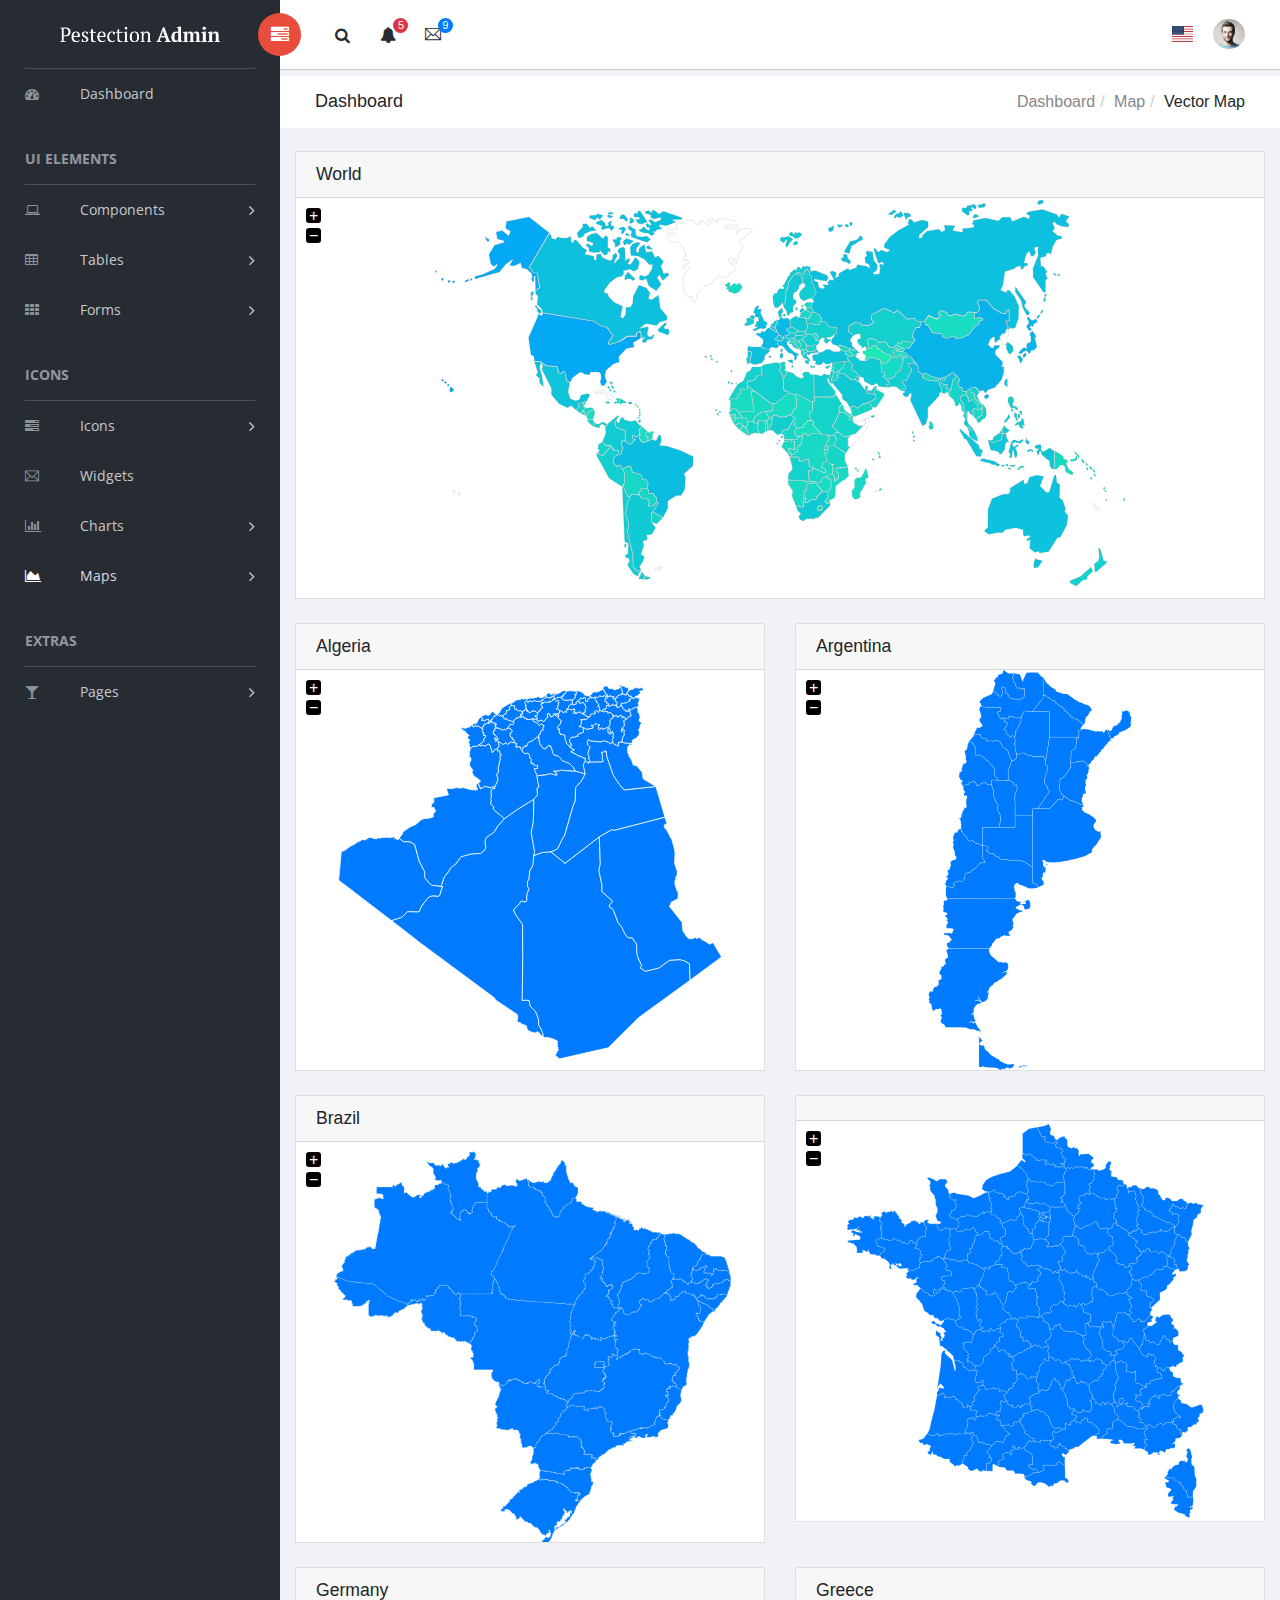
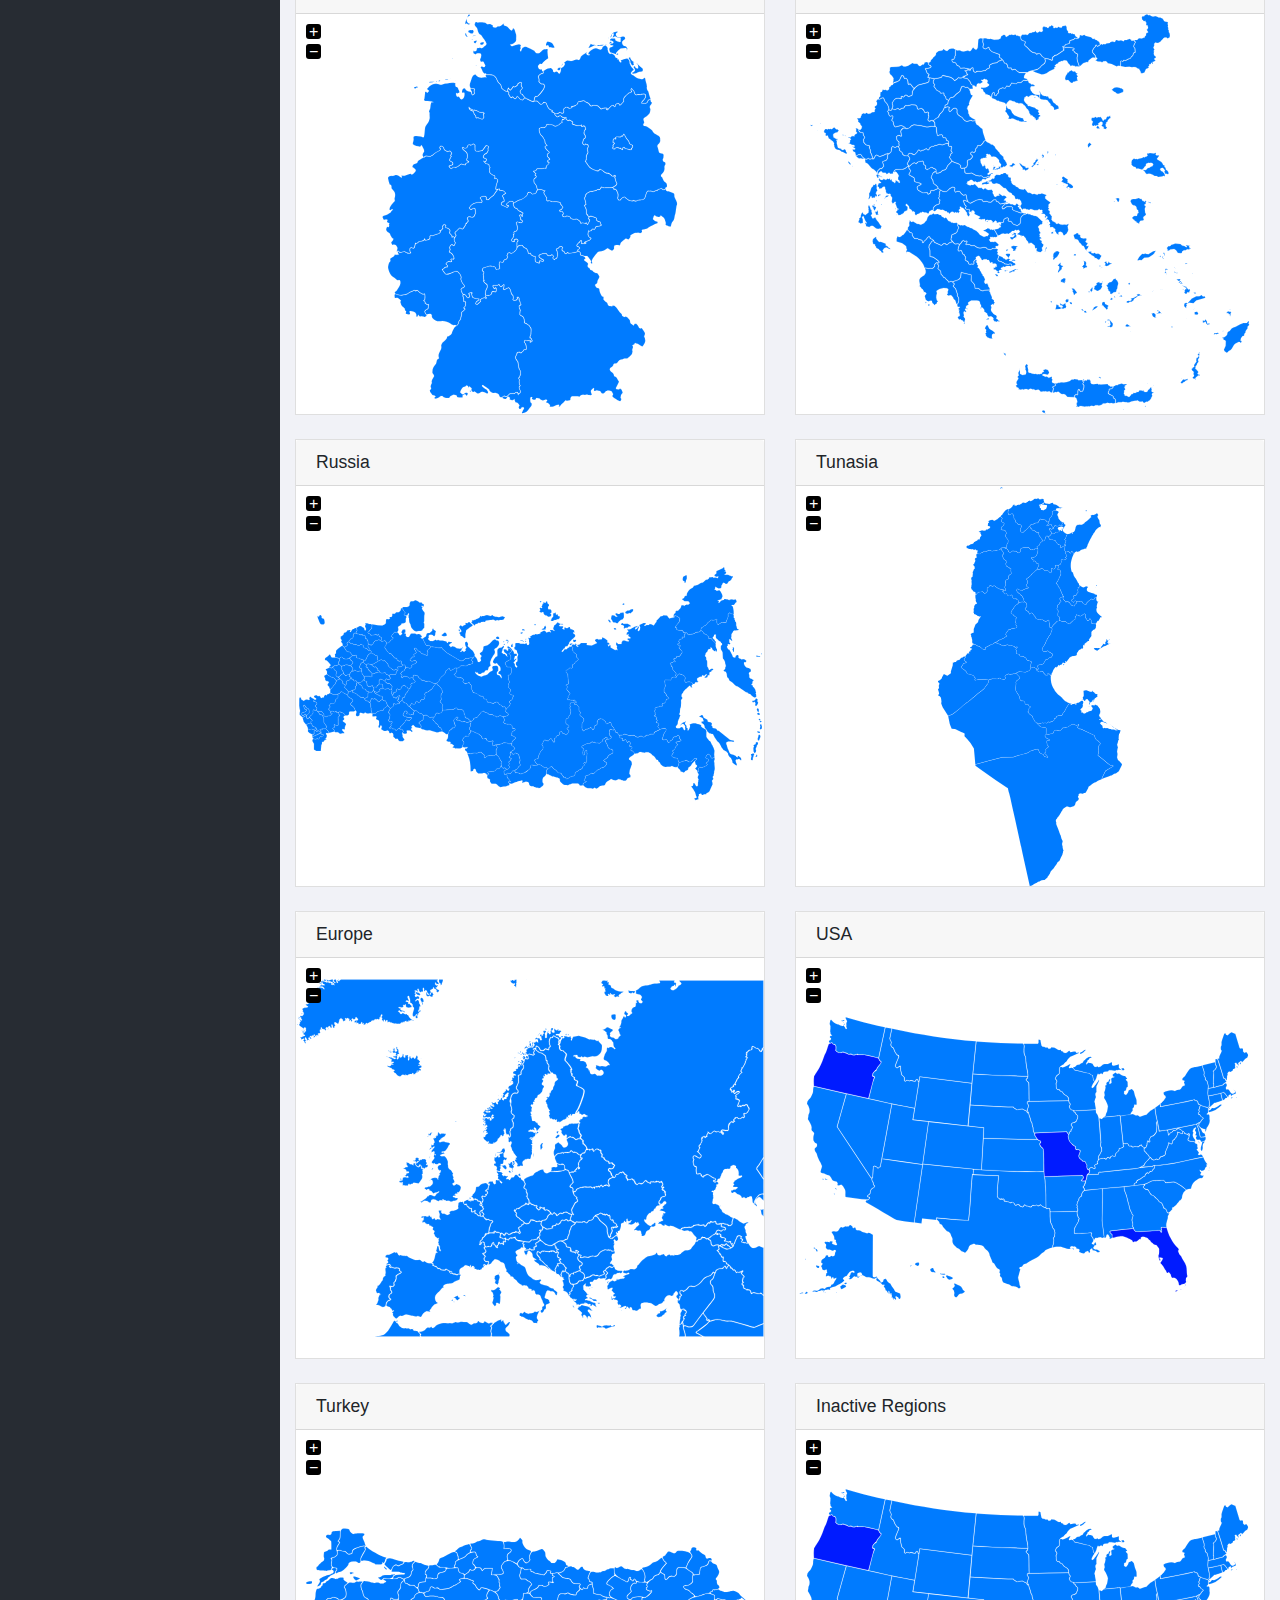
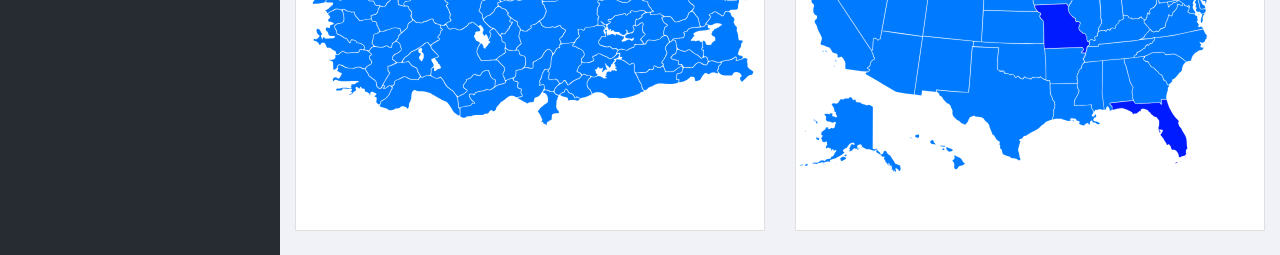
<file: static/pestectionadmin/maps-vector.html>
<!doctype html>
<!--[if lt IE 7]>      <html class="no-js lt-ie9 lt-ie8 lt-ie7" lang=""> <![endif]-->
<!--[if IE 7]>         <html class="no-js lt-ie9 lt-ie8" lang=""> <![endif]-->
<!--[if IE 8]>         <html class="no-js lt-ie9" lang=""> <![endif]-->
<!--[if gt IE 8]><!--> <html class="no-js" lang=""> <!--<![endif]-->
<head>
    <meta charset="utf-8">
    <meta http-equiv="X-UA-Compatible" content="IE=edge">
    <title>Sufee Admin - HTML5 Admin Template</title>
    <meta name="description" content="Sufee Admin - HTML5 Admin Template">
    <meta name="viewport" content="width=device-width, initial-scale=1">

    <link rel="apple-touch-icon" href="apple-icon.png">
    <link rel="shortcut icon" href="favicon.ico">

    <link rel="stylesheet" href="assets/css/normalize.css">
    <link rel="stylesheet" href="assets/css/bootstrap.min.css">
    <link rel="stylesheet" href="assets/css/font-awesome.min.css">
    <link rel="stylesheet" href="assets/css/themify-icons.css">
    <link rel="stylesheet" href="assets/css/flag-icon.min.css">
    <link rel="stylesheet" href="assets/css/cs-skin-elastic.css">

    <link href="assets/css/lib/vector-map/jqvmap.min.css" rel="stylesheet">
    <link rel="stylesheet" href="assets/scss/style.css">

    <link href='https://fonts.googleapis.com/css?family=Open+Sans:400,600,700,800' rel='stylesheet' type='text/css'>

    <!-- <script type="text/javascript" src="https://cdn.jsdelivr.net/html5shiv/3.7.3/html5shiv.min.js"></script> -->

</head>
<body>
        <!-- Left Panel -->

    <aside id="left-panel" class="left-panel">
        <nav class="navbar navbar-expand-sm navbar-default">

            <div class="navbar-header">
                <button class="navbar-toggler" type="button" data-toggle="collapse" data-target="#main-menu" aria-controls="main-menu" aria-expanded="false" aria-label="Toggle navigation">
                    <i class="fa fa-bars"></i>
                </button>
                <a class="navbar-brand" href="./"><img src="images/logo.png" alt="Logo"></a>
                <a class="navbar-brand hidden" href="./"><img src="images/logo2.png" alt="Logo"></a>
            </div>

            <div id="main-menu" class="main-menu collapse navbar-collapse">
                <ul class="nav navbar-nav">
                    <li>
                        <a href="index.html"> <i class="menu-icon fa fa-dashboard"></i>Dashboard </a>
                    </li>
                    <h3 class="menu-title">UI elements</h3><!-- /.menu-title -->
                    <li class="menu-item-has-children dropdown">
                        <a href="#" class="dropdown-toggle" data-toggle="dropdown" aria-haspopup="true" aria-expanded="false"> <i class="menu-icon fa fa-laptop"></i>Components</a>
                        <ul class="sub-menu children dropdown-menu">
                            <li><i class="fa fa-puzzle-piece"></i><a href="ui-buttons.html">Buttons</a></li>
                            <li><i class="fa fa-id-badge"></i><a href="ui-badges.html">Badges</a></li>
                            <li><i class="fa fa-bars"></i><a href="ui-tabs.html">Tabs</a></li>
                            <li><i class="fa fa-share-square-o"></i><a href="ui-social-buttons.html">Social Buttons</a></li>
                            <li><i class="fa fa-id-card-o"></i><a href="ui-cards.html">Cards</a></li>
                            <li><i class="fa fa-exclamation-triangle"></i><a href="ui-alerts.html">Alerts</a></li>
                            <li><i class="fa fa-spinner"></i><a href="ui-progressbar.html">Progress Bars</a></li>
                            <li><i class="fa fa-fire"></i><a href="ui-modals.html">Modals</a></li>
                            <li><i class="fa fa-book"></i><a href="ui-switches.html">Switches</a></li>
                            <li><i class="fa fa-th"></i><a href="ui-grids.html">Grids</a></li>
                            <li><i class="fa fa-file-word-o"></i><a href="ui-typgraphy.html">Typography</a></li>
                        </ul>
                    </li>
                    <li class="menu-item-has-children dropdown">
                        <a href="#" class="dropdown-toggle" data-toggle="dropdown" aria-haspopup="true" aria-expanded="false"> <i class="menu-icon fa fa-table"></i>Tables</a>
                        <ul class="sub-menu children dropdown-menu">
                            <li><i class="fa fa-table"></i><a href="tables-basic.html">Basic Table</a></li>
                            <li><i class="fa fa-table"></i><a href="tables-data.html">Data Table</a></li>
                        </ul>
                    </li>
                    <li class="menu-item-has-children dropdown">
                        <a href="#" class="dropdown-toggle" data-toggle="dropdown" aria-haspopup="true" aria-expanded="false"> <i class="menu-icon fa fa-th"></i>Forms</a>
                        <ul class="sub-menu children dropdown-menu">
                            <li><i class="menu-icon fa fa-th"></i><a href="forms-basic.html">Basic Form</a></li>
                            <li><i class="menu-icon fa fa-th"></i><a href="forms-advanced.html">Advanced Form</a></li>
                        </ul>
                    </li>

                    <h3 class="menu-title">Icons</h3><!-- /.menu-title -->

                    <li class="menu-item-has-children dropdown">
                        <a href="#" class="dropdown-toggle" data-toggle="dropdown" aria-haspopup="true" aria-expanded="false"> <i class="menu-icon fa fa-tasks"></i>Icons</a>
                        <ul class="sub-menu children dropdown-menu">
                            <li><i class="menu-icon fa fa-fort-awesome"></i><a href="font-fontawesome.html">Font Awesome</a></li>
                            <li><i class="menu-icon ti-themify-logo"></i><a href="font-themify.html">Themefy Icons</a></li>
                        </ul>
                    </li>
                    <li>
                        <a href="widgets.html"> <i class="menu-icon ti-email"></i>Widgets </a>
                    </li>
                    <li class="menu-item-has-children dropdown">
                        <a href="#" class="dropdown-toggle" data-toggle="dropdown" aria-haspopup="true" aria-expanded="false"> <i class="menu-icon fa fa-bar-chart"></i>Charts</a>
                        <ul class="sub-menu children dropdown-menu">
                            <li><i class="menu-icon fa fa-line-chart"></i><a href="charts-chartjs.html">Chart JS</a></li>
                            <li><i class="menu-icon fa fa-area-chart"></i><a href="charts-flot.html">Flot Chart</a></li>
                            <li><i class="menu-icon fa fa-pie-chart"></i><a href="charts-peity.html">Peity Chart</a></li>
                        </ul>
                    </li>

                    <li class="menu-item-has-children active dropdown">
                        <a href="#" class="dropdown-toggle" data-toggle="dropdown" aria-haspopup="true" aria-expanded="false"> <i class="menu-icon fa fa-area-chart"></i>Maps</a>
                        <ul class="sub-menu children dropdown-menu">
                            <li><i class="menu-icon fa fa-map-o"></i><a href="maps-gmap.html">Google Maps</a></li>
                            <li><i class="menu-icon fa fa-street-view"></i><a href="maps-vector.html">Vector Maps</a></li>
                        </ul>
                    </li>
                    <h3 class="menu-title">Extras</h3><!-- /.menu-title -->
                    <li class="menu-item-has-children dropdown">
                        <a href="#" class="dropdown-toggle" data-toggle="dropdown" aria-haspopup="true" aria-expanded="false"> <i class="menu-icon fa fa-glass"></i>Pages</a>
                        <ul class="sub-menu children dropdown-menu">
                            <li><i class="menu-icon fa fa-sign-in"></i><a href="page-login.html">Login</a></li>
                            <li><i class="menu-icon fa fa-sign-in"></i><a href="page-register.html">Register</a></li>
                            <li><i class="menu-icon fa fa-paper-plane"></i><a href="pages-forget.html">Forget Pass</a></li>
                        </ul>
                    </li>
                </ul>
            </div><!-- /.navbar-collapse -->
        </nav>
    </aside><!-- /#left-panel -->

    <!-- Left Panel -->

    <!-- Right Panel -->

    <div id="right-panel" class="right-panel">

        <!-- Header-->
        <header id="header" class="header">

            <div class="header-menu">

                <div class="col-sm-7">
                    <a id="menuToggle" class="menutoggle pull-left"><i class="fa fa fa-tasks"></i></a>
                    <div class="header-left">
                        <button class="search-trigger"><i class="fa fa-search"></i></button>
                        <div class="form-inline">
                            <form class="search-form">
                                <input class="form-control mr-sm-2" type="text" placeholder="Search ..." aria-label="Search">
                                <button class="search-close" type="submit"><i class="fa fa-close"></i></button>
                            </form>
                        </div>

                        <div class="dropdown for-notification">
                          <button class="btn btn-secondary dropdown-toggle" type="button" id="notification" data-toggle="dropdown" aria-haspopup="true" aria-expanded="false">
                            <i class="fa fa-bell"></i>
                            <span class="count bg-danger">5</span>
                          </button>
                          <div class="dropdown-menu" aria-labelledby="notification">
                            <p class="red">You have 3 Notification</p>
                            <a class="dropdown-item media bg-flat-color-1" href="#">
                                <i class="fa fa-check"></i>
                                <p>Server #1 overloaded.</p>
                            </a>
                            <a class="dropdown-item media bg-flat-color-4" href="#">
                                <i class="fa fa-info"></i>
                                <p>Server #2 overloaded.</p>
                            </a>
                            <a class="dropdown-item media bg-flat-color-5" href="#">
                                <i class="fa fa-warning"></i>
                                <p>Server #3 overloaded.</p>
                            </a>
                          </div>
                        </div>

                        <div class="dropdown for-message">
                          <button class="btn btn-secondary dropdown-toggle" type="button"
                                id="message"
                                data-toggle="dropdown" aria-haspopup="true" aria-expanded="false">
                            <i class="ti-email"></i>
                            <span class="count bg-primary">9</span>
                          </button>
                          <div class="dropdown-menu" aria-labelledby="message">
                            <p class="red">You have 4 Mails</p>
                            <a class="dropdown-item media bg-flat-color-1" href="#">
                                <span class="photo media-left"><img alt="avatar" src="images/avatar/1.jpg"></span>
                                <span class="message media-body">
                                    <span class="name float-left">Jonathan Smith</span>
                                    <span class="time float-right">Just now</span>
                                        <p>Hello, this is an example msg</p>
                                </span>
                            </a>
                            <a class="dropdown-item media bg-flat-color-4" href="#">
                                <span class="photo media-left"><img alt="avatar" src="images/avatar/2.jpg"></span>
                                <span class="message media-body">
                                    <span class="name float-left">Jack Sanders</span>
                                    <span class="time float-right">5 minutes ago</span>
                                        <p>Lorem ipsum dolor sit amet, consectetur</p>
                                </span>
                            </a>
                            <a class="dropdown-item media bg-flat-color-5" href="#">
                                <span class="photo media-left"><img alt="avatar" src="images/avatar/3.jpg"></span>
                                <span class="message media-body">
                                    <span class="name float-left">Cheryl Wheeler</span>
                                    <span class="time float-right">10 minutes ago</span>
                                        <p>Hello, this is an example msg</p>
                                </span>
                            </a>
                            <a class="dropdown-item media bg-flat-color-3" href="#">
                                <span class="photo media-left"><img alt="avatar" src="images/avatar/4.jpg"></span>
                                <span class="message media-body">
                                    <span class="name float-left">Rachel Santos</span>
                                    <span class="time float-right">15 minutes ago</span>
                                        <p>Lorem ipsum dolor sit amet, consectetur</p>
                                </span>
                            </a>
                          </div>
                        </div>
                    </div>
                </div>

                <div class="col-sm-5">
                    <div class="user-area dropdown float-right">
                        <a href="#" class="dropdown-toggle" data-toggle="dropdown" aria-haspopup="true" aria-expanded="false">
                            <img class="user-avatar rounded-circle" src="images/admin.jpg" alt="User Avatar">
                        </a>

                        <div class="user-menu dropdown-menu">
                                <a class="nav-link" href="#"><i class="fa fa- user"></i>My Profile</a>

                                <a class="nav-link" href="#"><i class="fa fa- user"></i>Notifications <span class="count">13</span></a>

                                <a class="nav-link" href="#"><i class="fa fa -cog"></i>Settings</a>

                                <a class="nav-link" href="#"><i class="fa fa-power -off"></i>Logout</a>
                        </div>
                    </div>

                    <div class="language-select dropdown" id="language-select">
                        <a class="dropdown-toggle" href="#" data-toggle="dropdown"  id="language" aria-haspopup="true" aria-expanded="true">
                            <i class="flag-icon flag-icon-us"></i>
                        </a>
                        <div class="dropdown-menu" aria-labelledby="language" >
                            <div class="dropdown-item">
                                <span class="flag-icon flag-icon-fr"></span>
                            </div>
                            <div class="dropdown-item">
                                <i class="flag-icon flag-icon-es"></i>
                            </div>
                            <div class="dropdown-item">
                                <i class="flag-icon flag-icon-us"></i>
                            </div>
                            <div class="dropdown-item">
                                <i class="flag-icon flag-icon-it"></i>
                            </div>
                        </div>
                    </div>

                </div>
            </div>

        </header><!-- /header -->
        <!-- Header-->

        <div class="breadcrumbs">
            <div class="col-sm-4">
                <div class="page-header float-left">
                    <div class="page-title">
                        <h1>Dashboard</h1>
                    </div>
                </div>
            </div>
            <div class="col-sm-8">
                <div class="page-header float-right">
                    <div class="page-title">
                        <ol class="breadcrumb text-right">
                            <li><a href="#">Dashboard</a></li>
                            <li><a href="#">Map</a></li>
                            <li class="active">Vector map</li>
                        </ol>
                    </div>
                </div>
            </div>
        </div>

        <div class="content mt-3">
            <div class="animated fadeIn">

                 <div class="row">
                        <div class="col-lg-12">
                            <div class="card">
                                <div class="card-header">
                                    <h4>World</h4>
                                </div>
                                <div class="Vector-map-js">
                                    <div id="vmap" class="vmap"></div>
                                </div>
                            </div>
                            <!-- /# card -->
                        </div>
                        <!-- /# column -->

                        <div class="col-lg-6">
                            <div class="card">
                                <div class="card-header">
                                    <h4>Algeria</h4>
                                </div>
                                <div class="Vector-map-js">
                                    <div id="vmap2" class="vmap"></div>
                                </div>
                            </div>
                            <!-- /# card -->
                        </div>
                        <!-- /# column -->

                        <div class="col-lg-6">
                            <div class="card">
                                <div class="card-header">
                                    <h4>Argentina</h4>
                                </div>
                                <div class="Vector-map-js">
                                    <div id="vmap3" class="vmap"></div>
                                </div>
                            </div>
                            <!-- /# card -->
                        </div>
                        <!-- /# column -->

                        <div class="col-lg-6">
                            <div class="card">
                                <div class="card-header">
                                    <h4>Brazil</h4>
                                </div>
                                <div class="Vector-map-js">
                                    <div id="vmap4" class="vmap"></div>
                                </div>
                            </div>
                            <!-- /# card -->
                        </div>
                        <!-- /# column -->

                        <div class="col-lg-6">
                            <div class="card">
                                <div class="card-header">
                                </div>
                                <div class="Vector-map-js">
                                    <div id="vmap5" class="vmap"></div>
                                </div>
                            </div>
                            <!-- /# card -->
                        </div>
                        <!-- /# column -->

                        <div class="col-lg-6">
                            <div class="card">
                                <div class="card-header">
                                    <h4>Germany</h4>
                                </div>
                                <div class="Vector-map-js">
                                    <div id="vmap6" class="vmap"></div>
                                </div>
                            </div>
                            <!-- /# card -->
                        </div>
                        <!-- /# column -->

                        <div class="col-lg-6">
                            <div class="card">
                                <div class="card-header">
                                    <h4>Greece</h4>
                                </div>
                                <div class="Vector-map-js">
                                    <div id="vmap7" class="vmap"></div>
                                </div>
                            </div>
                            <!-- /# card -->
                        </div>
                        <!-- /# column -->

                        <div class="col-lg-6">
                            <div class="card">
                                <div class="card-header">
                                    <h4>Russia</h4>
                                </div>
                                <div class="Vector-map-js">
                                    <div id="vmap10" class="vmap"></div>
                                </div>
                            </div>
                            <!-- /# card -->
                        </div>
                        <!-- /# column -->

                        <div class="col-lg-6">
                            <div class="card">
                                <div class="card-header">
                                    <h4>Tunasia</h4>
                                </div>
                                <div class="Vector-map-js">
                                    <div id="vmap11" class="vmap"></div>
                                </div>
                            </div>
                            <!-- /# card -->
                        </div>
                        <!-- /# column -->

                        <div class="col-lg-6">
                            <div class="card">
                                <div class="card-header">
                                    <h4>Europe</h4>
                                </div>
                                <div class="Vector-map-js">
                                    <div id="vmap12" class="vmap"></div>
                                </div>
                            </div>
                            <!-- /# card -->
                        </div>
                        <!-- /# column -->

                        <div class="col-lg-6">
                            <div class="card">
                                <div class="card-header">
                                    <h4>USA</h4>
                                </div>
                                <div class="Vector-map-js">
                                    <div id="vmap13" class="vmap"></div>
                                </div>
                            </div>
                            <!-- /# card -->
                        </div>
                        <!-- /# column -->

                        <div class="col-lg-6">
                            <div class="card">
                                <div class="card-header">
                                    <h4>Turkey</h4>
                                </div>
                                <div class="Vector-map-js">
                                    <div id="vmap14" class="vmap"></div>
                                </div>
                            </div>
                            <!-- /# card -->
                        </div>
                        <!-- /# column -->

                        <div class="col-lg-6">
                            <div class="card">
                                <div class="card-header">
                                    <h4>Inactive Regions</h4>
                                </div>
                                <div class="Vector-map-js">
                                    <div id="vmap15" class="vmap"></div>
                                </div>
                            </div>
                            <!-- /# card -->
                        </div>
                        <!-- /# column -->



                    </div>
                    <!-- /# row -->


            </div><!-- .animated -->
        </div><!-- .content -->


    </div><!-- /#right-panel -->

    <!-- Right Panel -->


    <script src="assets/js/vendor/jquery-2.1.4.min.js"></script>
    <script src="assets/js/popper.min.js"></script>
    <script src="assets/js/plugins.js"></script>
    <script src="assets/js/main.js"></script>

    <script src="assets/js/lib/vector-map/jquery.vmap.js"></script>
    <!-- scripit init-->
    <script src="assets/js/lib/vector-map/jquery.vmap.min.js"></script>
    <!-- scripit init-->
    <script src="assets/js/lib/vector-map/jquery.vmap.sampledata.js"></script>
    <!-- scripit init-->
    <script src="assets/js/lib/vector-map/country/jquery.vmap.world.js"></script>
    <!-- scripit init-->
    <script src="assets/js/lib/vector-map/country/jquery.vmap.algeria.js"></script>
    <!-- scripit init-->
    <script src="assets/js/lib/vector-map/country/jquery.vmap.argentina.js"></script>
    <!-- scripit init-->
    <script src="assets/js/lib/vector-map/country/jquery.vmap.brazil.js"></script>
    <!-- scripit init-->
    <script src="assets/js/lib/vector-map/country/jquery.vmap.france.js"></script>
    <!-- scripit init-->
    <script src="assets/js/lib/vector-map/country/jquery.vmap.germany.js"></script>
    <!-- scripit init-->
    <script src="assets/js/lib/vector-map/country/jquery.vmap.greece.js"></script>
    <!-- scripit init-->
    <script src="assets/js/lib/vector-map/country/jquery.vmap.iran.js"></script>
    <!-- scripit init-->
    <script src="assets/js/lib/vector-map/country/jquery.vmap.iraq.js"></script>
    <!-- scripit init-->
    <script src="assets/js/lib/vector-map/country/jquery.vmap.russia.js"></script>
    <!-- scripit init-->
    <script src="assets/js/lib/vector-map/country/jquery.vmap.tunisia.js"></script>
    <!-- scripit init-->
    <script src="assets/js/lib/vector-map/country/jquery.vmap.europe.js"></script>
    <!-- scripit init-->
    <script src="assets/js/lib/vector-map/country/jquery.vmap.usa.js"></script>
    <!-- scripit init-->
    <script src="assets/js/lib/vector-map/country/jquery.vmap.turkey.js"></script>
    <!-- scripit init-->
    <script src="assets/js/lib/vector-map/vector.init.js"></script>




</body>
</html>
</file>
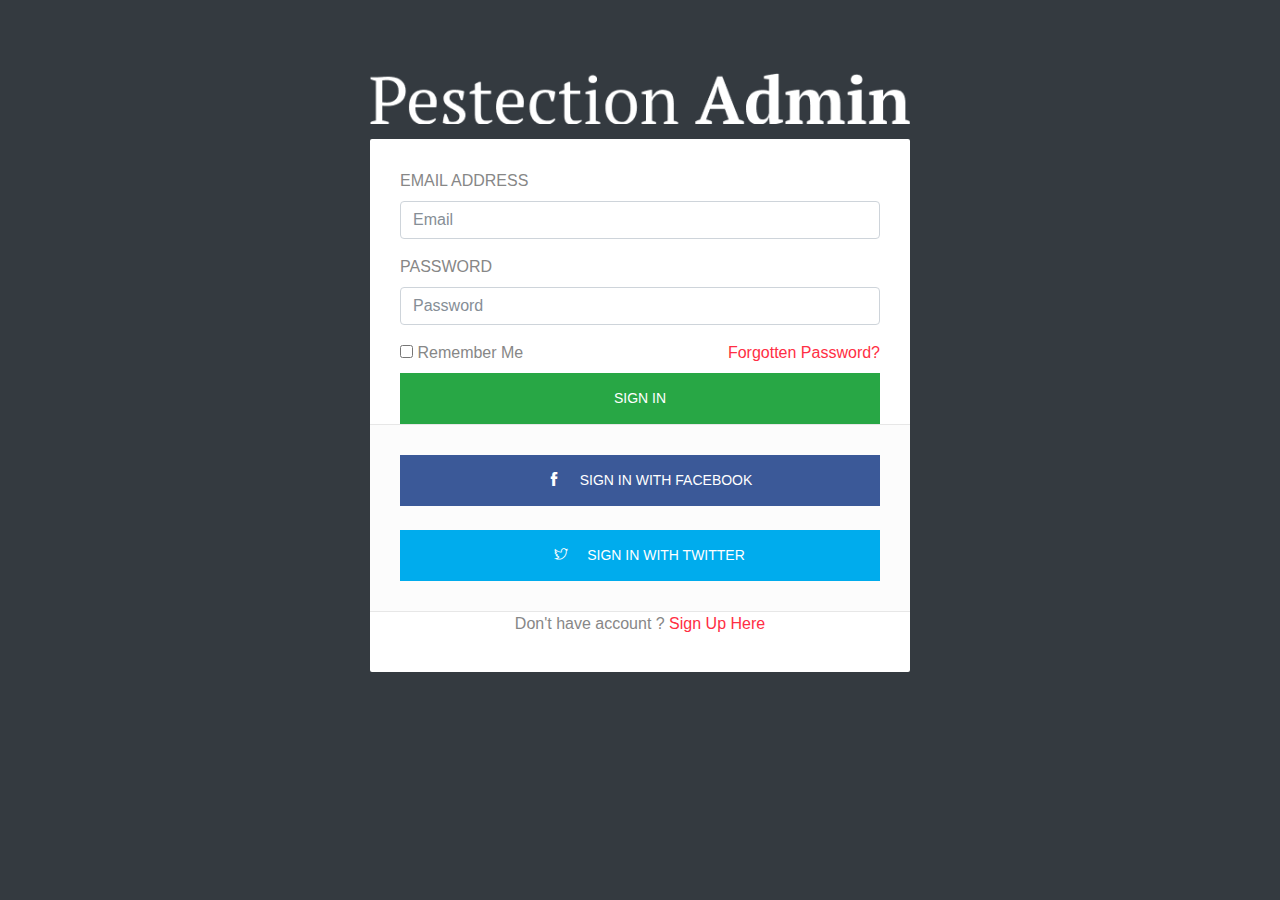
<file: static/pestectionadmin/page-login.html>
<!doctype html>
<!--[if lt IE 7]>      <html class="no-js lt-ie9 lt-ie8 lt-ie7" lang=""> <![endif]-->
<!--[if IE 7]>         <html class="no-js lt-ie9 lt-ie8" lang=""> <![endif]-->
<!--[if IE 8]>         <html class="no-js lt-ie9" lang=""> <![endif]-->
<!--[if gt IE 8]><!--> <html class="no-js" lang=""> <!--<![endif]-->
<head>
    <meta charset="utf-8">
    <meta http-equiv="X-UA-Compatible" content="IE=edge">
    <title>Sufee Admin - HTML5 Admin Template</title>
    <meta name="description" content="Sufee Admin - HTML5 Admin Template">
    <meta name="viewport" content="width=device-width, initial-scale=1">

    <link rel="apple-touch-icon" href="apple-icon.png">
    <link rel="shortcut icon" href="favicon.ico">

    <link rel="stylesheet" href="assets/css/normalize.css">
    <link rel="stylesheet" href="assets/css/bootstrap.min.css">
    <link rel="stylesheet" href="assets/css/font-awesome.min.css">
    <link rel="stylesheet" href="assets/css/themify-icons.css">
    <link rel="stylesheet" href="assets/css/flag-icon.min.css">
    <link rel="stylesheet" href="assets/css/cs-skin-elastic.css">
    <!-- <link rel="stylesheet" href="assets/css/bootstrap-select.less"> -->
    <link rel="stylesheet" href="assets/scss/style.css">

    <link href='https://fonts.googleapis.com/css?family=Open+Sans:400,600,700,800' rel='stylesheet' type='text/css'>

    <!-- <script type="text/javascript" src="https://cdn.jsdelivr.net/html5shiv/3.7.3/html5shiv.min.js"></script> -->

</head>
<body class="bg-dark">


    <div class="sufee-login d-flex align-content-center flex-wrap">
        <div class="container">
            <div class="login-content">
                <div class="login-logo">
                    <a href="index.html">
                        <img class="align-content" src="images/logo.png" alt="">
                    </a>
                </div>
                <div class="login-form">
                    <form>
                        <div class="form-group">
                            <label>Email address</label>
                            <input type="email" class="form-control" placeholder="Email">
                        </div>
                        <div class="form-group">
                            <label>Password</label>
                            <input type="password" class="form-control" placeholder="Password">
                        </div>
                        <div class="checkbox">
                            <label>
                                <input type="checkbox"> Remember Me
                            </label>
                            <label class="pull-right">
                                <a href="#">Forgotten Password?</a>
                            </label>

                        </div>
                        <button type="submit" class="btn btn-success btn-flat m-b-30 m-t-30">Sign in</button>
                        <div class="social-login-content">
                            <div class="social-button">
                                <button type="button" class="btn social facebook btn-flat btn-addon mb-3"><i class="ti-facebook"></i>Sign in with facebook</button>
                                <button type="button" class="btn social twitter btn-flat btn-addon mt-2"><i class="ti-twitter"></i>Sign in with twitter</button>
                            </div>
                        </div>
                        <div class="register-link m-t-15 text-center">
                            <p>Don't have account ? <a href="#"> Sign Up Here</a></p>
                        </div>
                    </form>
                </div>
            </div>
        </div>
    </div>


    <script src="assets/js/vendor/jquery-2.1.4.min.js"></script>
    <script src="assets/js/popper.min.js"></script>
    <script src="assets/js/plugins.js"></script>
    <script src="assets/js/main.js"></script>


</body>
</html>
</file>
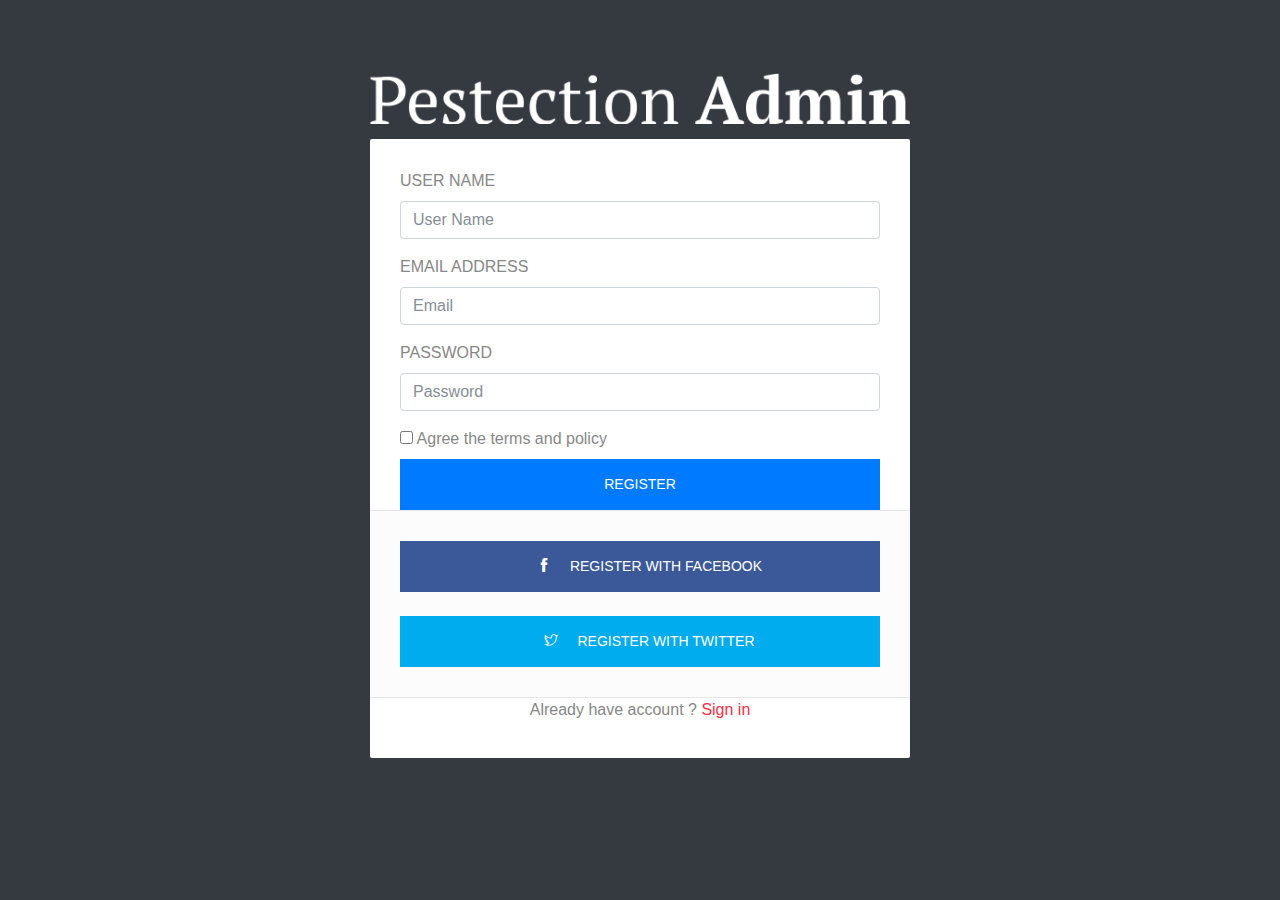
<file: static/pestectionadmin/page-register.html>
<!doctype html>
<!--[if lt IE 7]>      <html class="no-js lt-ie9 lt-ie8 lt-ie7" lang=""> <![endif]-->
<!--[if IE 7]>         <html class="no-js lt-ie9 lt-ie8" lang=""> <![endif]-->
<!--[if IE 8]>         <html class="no-js lt-ie9" lang=""> <![endif]-->
<!--[if gt IE 8]><!--> <html class="no-js" lang=""> <!--<![endif]-->
<head>
    <meta charset="utf-8">
    <meta http-equiv="X-UA-Compatible" content="IE=edge">
    <title>Sufee Admin - HTML5 Admin Template</title>
    <meta name="description" content="Sufee Admin - HTML5 Admin Template">
    <meta name="viewport" content="width=device-width, initial-scale=1">

    <link rel="apple-touch-icon" href="apple-icon.png">
    <link rel="shortcut icon" href="favicon.ico">

    <link rel="stylesheet" href="assets/css/normalize.css">
    <link rel="stylesheet" href="assets/css/bootstrap.min.css">
    <link rel="stylesheet" href="assets/css/font-awesome.min.css">
    <link rel="stylesheet" href="assets/css/themify-icons.css">
    <link rel="stylesheet" href="assets/css/flag-icon.min.css">
    <link rel="stylesheet" href="assets/css/cs-skin-elastic.css">
    <!-- <link rel="stylesheet" href="assets/css/bootstrap-select.less"> -->
    <link rel="stylesheet" href="assets/scss/style.css">

    <link href='https://fonts.googleapis.com/css?family=Open+Sans:400,600,700,800' rel='stylesheet' type='text/css'>

    <!-- <script type="text/javascript" src="https://cdn.jsdelivr.net/html5shiv/3.7.3/html5shiv.min.js"></script> -->

</head>
<body class="bg-dark">


    <div class="sufee-login d-flex align-content-center flex-wrap">
        <div class="container">
            <div class="login-content">
                <div class="login-logo">
                    <a href="index.html">
                        <img class="align-content" src="images/logo.png" alt="">
                    </a>
                </div>
                <div class="login-form">
                    <form>
                        <div class="form-group">
                            <label>User Name</label>
                            <input type="email" class="form-control" placeholder="User Name">
                        </div>
                        <div class="form-group">
                            <label>Email address</label>
                            <input type="email" class="form-control" placeholder="Email">
                        </div>
                        <div class="form-group">
                            <label>Password</label>
                            <input type="password" class="form-control" placeholder="Password">
                        </div>
                        <div class="checkbox">
                            <label>
                                <input type="checkbox"> Agree the terms and policy
                            </label>
                        </div>
                        <button type="submit" class="btn btn-primary btn-flat m-b-30 m-t-30">Register</button>
                        <div class="social-login-content">
                            <div class="social-button">
                                <button type="button" class="btn social facebook btn-flat btn-addon mb-3"><i class="ti-facebook"></i>Register with facebook</button>
                                <button type="button" class="btn social twitter btn-flat btn-addon mt-2"><i class="ti-twitter"></i>Register with twitter</button>
                            </div>
                        </div>
                        <div class="register-link m-t-15 text-center">
                            <p>Already have account ? <a href="#"> Sign in</a></p>
                        </div>
                    </form>
                </div>
            </div>
        </div>
    </div>


    <script src="assets/js/vendor/jquery-2.1.4.min.js"></script>
    <script src="assets/js/popper.min.js"></script>
    <script src="assets/js/plugins.js"></script>
    <script src="assets/js/main.js"></script>


</body>
</html>
</file>
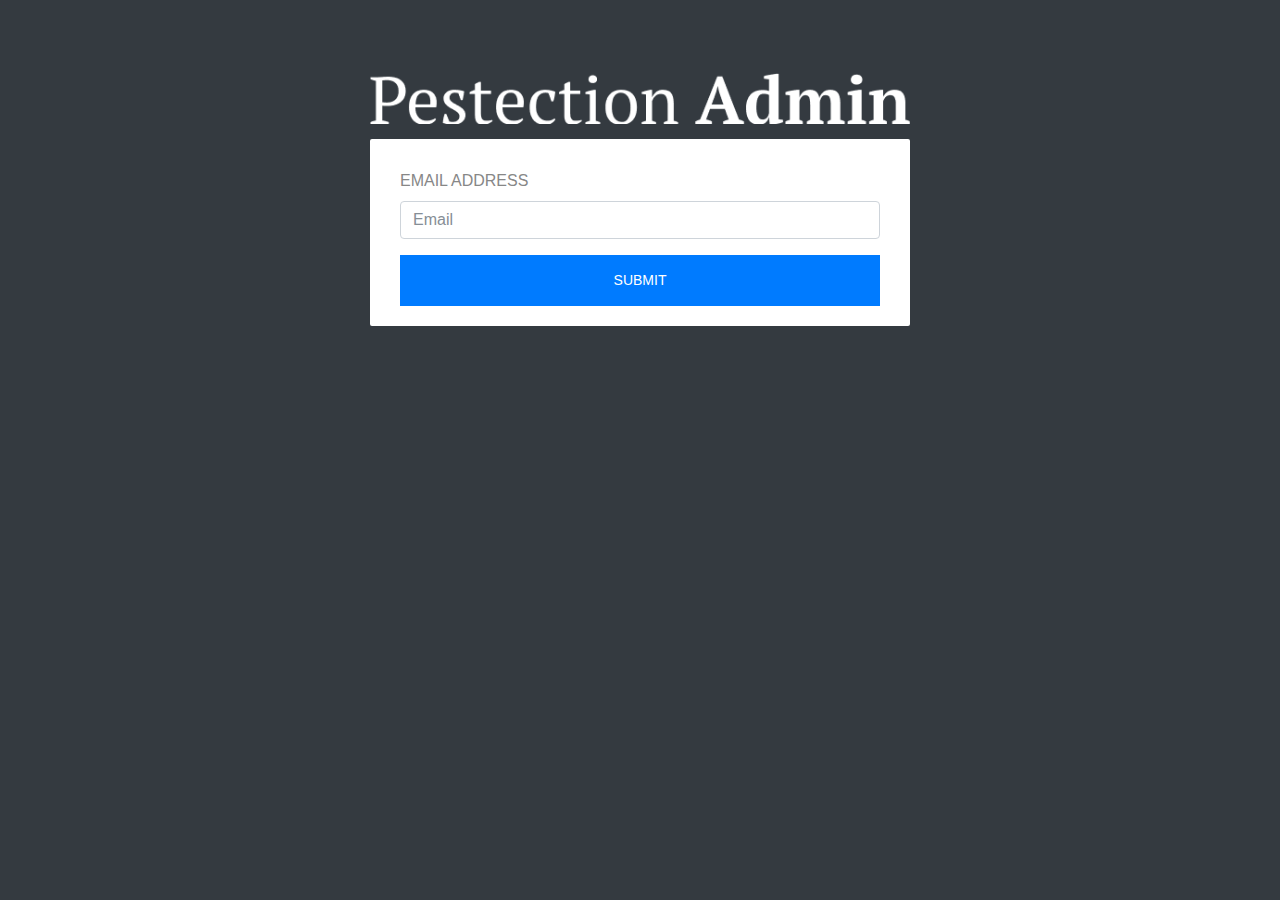
<file: static/pestectionadmin/pages-forget.html>
<!doctype html>
<!--[if lt IE 7]>      <html class="no-js lt-ie9 lt-ie8 lt-ie7" lang=""> <![endif]-->
<!--[if IE 7]>         <html class="no-js lt-ie9 lt-ie8" lang=""> <![endif]-->
<!--[if IE 8]>         <html class="no-js lt-ie9" lang=""> <![endif]-->
<!--[if gt IE 8]><!--> <html class="no-js" lang=""> <!--<![endif]-->
<head>
    <meta charset="utf-8">
    <meta http-equiv="X-UA-Compatible" content="IE=edge">
    <title>Sufee Admin - HTML5 Admin Template</title>
    <meta name="description" content="Sufee Admin - HTML5 Admin Template">
    <meta name="viewport" content="width=device-width, initial-scale=1">

    <link rel="apple-touch-icon" href="apple-icon.png">
    <link rel="shortcut icon" href="favicon.ico">

    <link rel="stylesheet" href="assets/css/normalize.css">
    <link rel="stylesheet" href="assets/css/bootstrap.min.css">
    <link rel="stylesheet" href="assets/css/font-awesome.min.css">
    <link rel="stylesheet" href="assets/css/themify-icons.css">
    <link rel="stylesheet" href="assets/css/flag-icon.min.css">
    <link rel="stylesheet" href="assets/css/cs-skin-elastic.css">
    <!-- <link rel="stylesheet" href="assets/css/bootstrap-select.less"> -->
    <link rel="stylesheet" href="assets/scss/style.css">

    <link href='https://fonts.googleapis.com/css?family=Open+Sans:400,600,700,800' rel='stylesheet' type='text/css'>

    <!-- <script type="text/javascript" src="https://cdn.jsdelivr.net/html5shiv/3.7.3/html5shiv.min.js"></script> -->

</head>
<body class="bg-dark">


    <div class="sufee-login d-flex align-content-center flex-wrap">
        <div class="container">
            <div class="login-content">
                <div class="login-logo">
                    <a href="index.html">
                        <img class="align-content" src="images/logo.png" alt="">
                    </a>
                </div>
                <div class="login-form">
                    <form>
                        <div class="form-group">
                            <label>Email address</label>
                            <input type="email" class="form-control" placeholder="Email">
                        </div>
                        <button type="submit" class="btn btn-primary btn-flat m-b-15">Submit</button>

                    </form>
                </div>
            </div>
        </div>
    </div>


    <script src="assets/js/vendor/jquery-2.1.4.min.js"></script>
    <script src="assets/js/popper.min.js"></script>
    <script src="assets/js/plugins.js"></script>
    <script src="assets/js/main.js"></script>


</body>
</html>
</file>
<file: static/pestectionadmin/assets/css/themify-icons.css>
@font-face {
	font-family: 'themify';
	src:url('../fonts/themify.eot?-fvbane');
	src:url('../fonts/themify.eot?#iefix-fvbane') format('embedded-opentype'),
		url('../fonts/themify.woff?-fvbane') format('woff'),
		url('../fonts/themify.ttf?-fvbane') format('truetype'),
		url('../fonts/themify.svg?-fvbane#themify') format('svg');
	font-weight: normal;
	font-style: normal;
}

[class^="ti-"], [class*=" ti-"] {
	font-family: 'themify';
	speak: none;
	font-style: normal;
	font-weight: normal;
	font-variant: normal;
	text-transform: none;
	line-height: 1;

	/* Better Font Rendering =========== */
	-webkit-font-smoothing: antialiased;
	-moz-osx-font-smoothing: grayscale;
}

.ti-wand:before {
	content: "\e600";
}
.ti-volume:before {
	content: "\e601";
}
.ti-user:before {
	content: "\e602";
}
.ti-unlock:before {
	content: "\e603";
}
.ti-unlink:before {
	content: "\e604";
}
.ti-trash:before {
	content: "\e605";
}
.ti-thought:before {
	content: "\e606";
}
.ti-target:before {
	content: "\e607";
}
.ti-tag:before {
	content: "\e608";
}
.ti-tablet:before {
	content: "\e609";
}
.ti-star:before {
	content: "\e60a";
}
.ti-spray:before {
	content: "\e60b";
}
.ti-signal:before {
	content: "\e60c";
}
.ti-shopping-cart:before {
	content: "\e60d";
}
.ti-shopping-cart-full:before {
	content: "\e60e";
}
.ti-settings:before {
	content: "\e60f";
}
.ti-search:before {
	content: "\e610";
}
.ti-zoom-in:before {
	content: "\e611";
}
.ti-zoom-out:before {
	content: "\e612";
}
.ti-cut:before {
	content: "\e613";
}
.ti-ruler:before {
	content: "\e614";
}
.ti-ruler-pencil:before {
	content: "\e615";
}
.ti-ruler-alt:before {
	content: "\e616";
}
.ti-bookmark:before {
	content: "\e617";
}
.ti-bookmark-alt:before {
	content: "\e618";
}
.ti-reload:before {
	content: "\e619";
}
.ti-plus:before {
	content: "\e61a";
}
.ti-pin:before {
	content: "\e61b";
}
.ti-pencil:before {
	content: "\e61c";
}
.ti-pencil-alt:before {
	content: "\e61d";
}
.ti-paint-roller:before {
	content: "\e61e";
}
.ti-paint-bucket:before {
	content: "\e61f";
}
.ti-na:before {
	content: "\e620";
}
.ti-mobile:before {
	content: "\e621";
}
.ti-minus:before {
	content: "\e622";
}
.ti-medall:before {
	content: "\e623";
}
.ti-medall-alt:before {
	content: "\e624";
}
.ti-marker:before {
	content: "\e625";
}
.ti-marker-alt:before {
	content: "\e626";
}
.ti-arrow-up:before {
	content: "\e627";
}
.ti-arrow-right:before {
	content: "\e628";
}
.ti-arrow-left:before {
	content: "\e629";
}
.ti-arrow-down:before {
	content: "\e62a";
}
.ti-lock:before {
	content: "\e62b";
}
.ti-location-arrow:before {
	content: "\e62c";
}
.ti-link:before {
	content: "\e62d";
}
.ti-layout:before {
	content: "\e62e";
}
.ti-layers:before {
	content: "\e62f";
}
.ti-layers-alt:before {
	content: "\e630";
}
.ti-key:before {
	content: "\e631";
}
.ti-import:before {
	content: "\e632";
}
.ti-image:before {
	content: "\e633";
}
.ti-heart:before {
	content: "\e634";
}
.ti-heart-broken:before {
	content: "\e635";
}
.ti-hand-stop:before {
	content: "\e636";
}
.ti-hand-open:before {
	content: "\e637";
}
.ti-hand-drag:before {
	content: "\e638";
}
.ti-folder:before {
	content: "\e639";
}
.ti-flag:before {
	content: "\e63a";
}
.ti-flag-alt:before {
	content: "\e63b";
}
.ti-flag-alt-2:before {
	content: "\e63c";
}
.ti-eye:before {
	content: "\e63d";
}
.ti-export:before {
	content: "\e63e";
}
.ti-exchange-vertical:before {
	content: "\e63f";
}
.ti-desktop:before {
	content: "\e640";
}
.ti-cup:before {
	content: "\e641";
}
.ti-crown:before {
	content: "\e642";
}
.ti-comments:before {
	content: "\e643";
}
.ti-comment:before {
	content: "\e644";
}
.ti-comment-alt:before {
	content: "\e645";
}
.ti-close:before {
	content: "\e646";
}
.ti-clip:before {
	content: "\e647";
}
.ti-angle-up:before {
	content: "\e648";
}
.ti-angle-right:before {
	content: "\e649";
}
.ti-angle-left:before {
	content: "\e64a";
}
.ti-angle-down:before {
	content: "\e64b";
}
.ti-check:before {
	content: "\e64c";
}
.ti-check-box:before {
	content: "\e64d";
}
.ti-camera:before {
	content: "\e64e";
}
.ti-announcement:before {
	content: "\e64f";
}
.ti-brush:before {
	content: "\e650";
}
.ti-briefcase:before {
	content: "\e651";
}
.ti-bolt:before {
	content: "\e652";
}
.ti-bolt-alt:before {
	content: "\e653";
}
.ti-blackboard:before {
	content: "\e654";
}
.ti-bag:before {
	content: "\e655";
}
.ti-move:before {
	content: "\e656";
}
.ti-arrows-vertical:before {
	content: "\e657";
}
.ti-arrows-horizontal:before {
	content: "\e658";
}
.ti-fullscreen:before {
	content: "\e659";
}
.ti-arrow-top-right:before {
	content: "\e65a";
}
.ti-arrow-top-left:before {
	content: "\e65b";
}
.ti-arrow-circle-up:before {
	content: "\e65c";
}
.ti-arrow-circle-right:before {
	content: "\e65d";
}
.ti-arrow-circle-left:before {
	content: "\e65e";
}
.ti-arrow-circle-down:before {
	content: "\e65f";
}
.ti-angle-double-up:before {
	content: "\e660";
}
.ti-angle-double-right:before {
	content: "\e661";
}
.ti-angle-double-left:before {
	content: "\e662";
}
.ti-angle-double-down:before {
	content: "\e663";
}
.ti-zip:before {
	content: "\e664";
}
.ti-world:before {
	content: "\e665";
}
.ti-wheelchair:before {
	content: "\e666";
}
.ti-view-list:before {
	content: "\e667";
}
.ti-view-list-alt:before {
	content: "\e668";
}
.ti-view-grid:before {
	content: "\e669";
}
.ti-uppercase:before {
	content: "\e66a";
}
.ti-upload:before {
	content: "\e66b";
}
.ti-underline:before {
	content: "\e66c";
}
.ti-truck:before {
	content: "\e66d";
}
.ti-timer:before {
	content: "\e66e";
}
.ti-ticket:before {
	content: "\e66f";
}
.ti-thumb-up:before {
	content: "\e670";
}
.ti-thumb-down:before {
	content: "\e671";
}
.ti-text:before {
	content: "\e672";
}
.ti-stats-up:before {
	content: "\e673";
}
.ti-stats-down:before {
	content: "\e674";
}
.ti-split-v:before {
	content: "\e675";
}
.ti-split-h:before {
	content: "\e676";
}
.ti-smallcap:before {
	content: "\e677";
}
.ti-shine:before {
	content: "\e678";
}
.ti-shift-right:before {
	content: "\e679";
}
.ti-shift-left:before {
	content: "\e67a";
}
.ti-shield:before {
	content: "\e67b";
}
.ti-notepad:before {
	content: "\e67c";
}
.ti-server:before {
	content: "\e67d";
}
.ti-quote-right:before {
	content: "\e67e";
}
.ti-quote-left:before {
	content: "\e67f";
}
.ti-pulse:before {
	content: "\e680";
}
.ti-printer:before {
	content: "\e681";
}
.ti-power-off:before {
	content: "\e682";
}
.ti-plug:before {
	content: "\e683";
}
.ti-pie-chart:before {
	content: "\e684";
}
.ti-paragraph:before {
	content: "\e685";
}
.ti-panel:before {
	content: "\e686";
}
.ti-package:before {
	content: "\e687";
}
.ti-music:before {
	content: "\e688";
}
.ti-music-alt:before {
	content: "\e689";
}
.ti-mouse:before {
	content: "\e68a";
}
.ti-mouse-alt:before {
	content: "\e68b";
}
.ti-money:before {
	content: "\e68c";
}
.ti-microphone:before {
	content: "\e68d";
}
.ti-menu:before {
	content: "\e68e";
}
.ti-menu-alt:before {
	content: "\e68f";
}
.ti-map:before {
	content: "\e690";
}
.ti-map-alt:before {
	content: "\e691";
}
.ti-loop:before {
	content: "\e692";
}
.ti-location-pin:before {
	content: "\e693";
}
.ti-list:before {
	content: "\e694";
}
.ti-light-bulb:before {
	content: "\e695";
}
.ti-Italic:before {
	content: "\e696";
}
.ti-info:before {
	content: "\e697";
}
.ti-infinite:before {
	content: "\e698";
}
.ti-id-badge:before {
	content: "\e699";
}
.ti-hummer:before {
	content: "\e69a";
}
.ti-home:before {
	content: "\e69b";
}
.ti-help:before {
	content: "\e69c";
}
.ti-headphone:before {
	content: "\e69d";
}
.ti-harddrives:before {
	content: "\e69e";
}
.ti-harddrive:before {
	content: "\e69f";
}
.ti-gift:before {
	content: "\e6a0";
}
.ti-game:before {
	content: "\e6a1";
}
.ti-filter:before {
	content: "\e6a2";
}
.ti-files:before {
	content: "\e6a3";
}
.ti-file:before {
	content: "\e6a4";
}
.ti-eraser:before {
	content: "\e6a5";
}
.ti-envelope:before {
	content: "\e6a6";
}
.ti-download:before {
	content: "\e6a7";
}
.ti-direction:before {
	content: "\e6a8";
}
.ti-direction-alt:before {
	content: "\e6a9";
}
.ti-dashboard:before {
	content: "\e6aa";
}
.ti-control-stop:before {
	content: "\e6ab";
}
.ti-control-shuffle:before {
	content: "\e6ac";
}
.ti-control-play:before {
	content: "\e6ad";
}
.ti-control-pause:before {
	content: "\e6ae";
}
.ti-control-forward:before {
	content: "\e6af";
}
.ti-control-backward:before {
	content: "\e6b0";
}
.ti-cloud:before {
	content: "\e6b1";
}
.ti-cloud-up:before {
	content: "\e6b2";
}
.ti-cloud-down:before {
	content: "\e6b3";
}
.ti-clipboard:before {
	content: "\e6b4";
}
.ti-car:before {
	content: "\e6b5";
}
.ti-calendar:before {
	content: "\e6b6";
}
.ti-book:before {
	content: "\e6b7";
}
.ti-bell:before {
	content: "\e6b8";
}
.ti-basketball:before {
	content: "\e6b9";
}
.ti-bar-chart:before {
	content: "\e6ba";
}
.ti-bar-chart-alt:before {
	content: "\e6bb";
}
.ti-back-right:before {
	content: "\e6bc";
}
.ti-back-left:before {
	content: "\e6bd";
}
.ti-arrows-corner:before {
	content: "\e6be";
}
.ti-archive:before {
	content: "\e6bf";
}
.ti-anchor:before {
	content: "\e6c0";
}
.ti-align-right:before {
	content: "\e6c1";
}
.ti-align-left:before {
	content: "\e6c2";
}
.ti-align-justify:before {
	content: "\e6c3";
}
.ti-align-center:before {
	content: "\e6c4";
}
.ti-alert:before {
	content: "\e6c5";
}
.ti-alarm-clock:before {
	content: "\e6c6";
}
.ti-agenda:before {
	content: "\e6c7";
}
.ti-write:before {
	content: "\e6c8";
}
.ti-window:before {
	content: "\e6c9";
}
.ti-widgetized:before {
	content: "\e6ca";
}
.ti-widget:before {
	content: "\e6cb";
}
.ti-widget-alt:before {
	content: "\e6cc";
}
.ti-wallet:before {
	content: "\e6cd";
}
.ti-video-clapper:before {
	content: "\e6ce";
}
.ti-video-camera:before {
	content: "\e6cf";
}
.ti-vector:before {
	content: "\e6d0";
}
.ti-themify-logo:before {
	content: "\e6d1";
}
.ti-themify-favicon:before {
	content: "\e6d2";
}
.ti-themify-favicon-alt:before {
	content: "\e6d3";
}
.ti-support:before {
	content: "\e6d4";
}
.ti-stamp:before {
	content: "\e6d5";
}
.ti-split-v-alt:before {
	content: "\e6d6";
}
.ti-slice:before {
	content: "\e6d7";
}
.ti-shortcode:before {
	content: "\e6d8";
}
.ti-shift-right-alt:before {
	content: "\e6d9";
}
.ti-shift-left-alt:before {
	content: "\e6da";
}
.ti-ruler-alt-2:before {
	content: "\e6db";
}
.ti-receipt:before {
	content: "\e6dc";
}
.ti-pin2:before {
	content: "\e6dd";
}
.ti-pin-alt:before {
	content: "\e6de";
}
.ti-pencil-alt2:before {
	content: "\e6df";
}
.ti-palette:before {
	content: "\e6e0";
}
.ti-more:before {
	content: "\e6e1";
}
.ti-more-alt:before {
	content: "\e6e2";
}
.ti-microphone-alt:before {
	content: "\e6e3";
}
.ti-magnet:before {
	content: "\e6e4";
}
.ti-line-double:before {
	content: "\e6e5";
}
.ti-line-dotted:before {
	content: "\e6e6";
}
.ti-line-dashed:before {
	content: "\e6e7";
}
.ti-layout-width-full:before {
	content: "\e6e8";
}
.ti-layout-width-default:before {
	content: "\e6e9";
}
.ti-layout-width-default-alt:before {
	content: "\e6ea";
}
.ti-layout-tab:before {
	content: "\e6eb";
}
.ti-layout-tab-window:before {
	content: "\e6ec";
}
.ti-layout-tab-v:before {
	content: "\e6ed";
}
.ti-layout-tab-min:before {
	content: "\e6ee";
}
.ti-layout-slider:before {
	content: "\e6ef";
}
.ti-layout-slider-alt:before {
	content: "\e6f0";
}
.ti-layout-sidebar-right:before {
	content: "\e6f1";
}
.ti-layout-sidebar-none:before {
	content: "\e6f2";
}
.ti-layout-sidebar-left:before {
	content: "\e6f3";
}
.ti-layout-placeholder:before {
	content: "\e6f4";
}
.ti-layout-menu:before {
	content: "\e6f5";
}
.ti-layout-menu-v:before {
	content: "\e6f6";
}
.ti-layout-menu-separated:before {
	content: "\e6f7";
}
.ti-layout-menu-full:before {
	content: "\e6f8";
}
.ti-layout-media-right-alt:before {
	content: "\e6f9";
}
.ti-layout-media-right:before {
	content: "\e6fa";
}
.ti-layout-media-overlay:before {
	content: "\e6fb";
}
.ti-layout-media-overlay-alt:before {
	content: "\e6fc";
}
.ti-layout-media-overlay-alt-2:before {
	content: "\e6fd";
}
.ti-layout-media-left-alt:before {
	content: "\e6fe";
}
.ti-layout-media-left:before {
	content: "\e6ff";
}
.ti-layout-media-center-alt:before {
	content: "\e700";
}
.ti-layout-media-center:before {
	content: "\e701";
}
.ti-layout-list-thumb:before {
	content: "\e702";
}
.ti-layout-list-thumb-alt:before {
	content: "\e703";
}
.ti-layout-list-post:before {
	content: "\e704";
}
.ti-layout-list-large-image:before {
	content: "\e705";
}
.ti-layout-line-solid:before {
	content: "\e706";
}
.ti-layout-grid4:before {
	content: "\e707";
}
.ti-layout-grid3:before {
	content: "\e708";
}
.ti-layout-grid2:before {
	content: "\e709";
}
.ti-layout-grid2-thumb:before {
	content: "\e70a";
}
.ti-layout-cta-right:before {
	content: "\e70b";
}
.ti-layout-cta-left:before {
	content: "\e70c";
}
.ti-layout-cta-center:before {
	content: "\e70d";
}
.ti-layout-cta-btn-right:before {
	content: "\e70e";
}
.ti-layout-cta-btn-left:before {
	content: "\e70f";
}
.ti-layout-column4:before {
	content: "\e710";
}
.ti-layout-column3:before {
	content: "\e711";
}
.ti-layout-column2:before {
	content: "\e712";
}
.ti-layout-accordion-separated:before {
	content: "\e713";
}
.ti-layout-accordion-merged:before {
	content: "\e714";
}
.ti-layout-accordion-list:before {
	content: "\e715";
}
.ti-ink-pen:before {
	content: "\e716";
}
.ti-info-alt:before {
	content: "\e717";
}
.ti-help-alt:before {
	content: "\e718";
}
.ti-headphone-alt:before {
	content: "\e719";
}
.ti-hand-point-up:before {
	content: "\e71a";
}
.ti-hand-point-right:before {
	content: "\e71b";
}
.ti-hand-point-left:before {
	content: "\e71c";
}
.ti-hand-point-down:before {
	content: "\e71d";
}
.ti-gallery:before {
	content: "\e71e";
}
.ti-face-smile:before {
	content: "\e71f";
}
.ti-face-sad:before {
	content: "\e720";
}
.ti-credit-card:before {
	content: "\e721";
}
.ti-control-skip-forward:before {
	content: "\e722";
}
.ti-control-skip-backward:before {
	content: "\e723";
}
.ti-control-record:before {
	content: "\e724";
}
.ti-control-eject:before {
	content: "\e725";
}
.ti-comments-smiley:before {
	content: "\e726";
}
.ti-brush-alt:before {
	content: "\e727";
}
.ti-youtube:before {
	content: "\e728";
}
.ti-vimeo:before {
	content: "\e729";
}
.ti-twitter:before {
	content: "\e72a";
}
.ti-time:before {
	content: "\e72b";
}
.ti-tumblr:before {
	content: "\e72c";
}
.ti-skype:before {
	content: "\e72d";
}
.ti-share:before {
	content: "\e72e";
}
.ti-share-alt:before {
	content: "\e72f";
}
.ti-rocket:before {
	content: "\e730";
}
.ti-pinterest:before {
	content: "\e731";
}
.ti-new-window:before {
	content: "\e732";
}
.ti-microsoft:before {
	content: "\e733";
}
.ti-list-ol:before {
	content: "\e734";
}
.ti-linkedin:before {
	content: "\e735";
}
.ti-layout-sidebar-2:before {
	content: "\e736";
}
.ti-layout-grid4-alt:before {
	content: "\e737";
}
.ti-layout-grid3-alt:before {
	content: "\e738";
}
.ti-layout-grid2-alt:before {
	content: "\e739";
}
.ti-layout-column4-alt:before {
	content: "\e73a";
}
.ti-layout-column3-alt:before {
	content: "\e73b";
}
.ti-layout-column2-alt:before {
	content: "\e73c";
}
.ti-instagram:before {
	content: "\e73d";
}
.ti-google:before {
	content: "\e73e";
}
.ti-github:before {
	content: "\e73f";
}
.ti-flickr:before {
	content: "\e740";
}
.ti-facebook:before {
	content: "\e741";
}
.ti-dropbox:before {
	content: "\e742";
}
.ti-dribbble:before {
	content: "\e743";
}
.ti-apple:before {
	content: "\e744";
}
.ti-android:before {
	content: "\e745";
}
.ti-save:before {
	content: "\e746";
}
.ti-save-alt:before {
	content: "\e747";
}
.ti-yahoo:before {
	content: "\e748";
}
.ti-wordpress:before {
	content: "\e749";
}
.ti-vimeo-alt:before {
	content: "\e74a";
}
.ti-twitter-alt:before {
	content: "\e74b";
}
.ti-tumblr-alt:before {
	content: "\e74c";
}
.ti-trello:before {
	content: "\e74d";
}
.ti-stack-overflow:before {
	content: "\e74e";
}
.ti-soundcloud:before {
	content: "\e74f";
}
.ti-sharethis:before {
	content: "\e750";
}
.ti-sharethis-alt:before {
	content: "\e751";
}
.ti-reddit:before {
	content: "\e752";
}
.ti-pinterest-alt:before {
	content: "\e753";
}
.ti-microsoft-alt:before {
	content: "\e754";
}
.ti-linux:before {
	content: "\e755";
}
.ti-jsfiddle:before {
	content: "\e756";
}
.ti-joomla:before {
	content: "\e757";
}
.ti-html5:before {
	content: "\e758";
}
.ti-flickr-alt:before {
	content: "\e759";
}
.ti-email:before {
	content: "\e75a";
}
.ti-drupal:before {
	content: "\e75b";
}
.ti-dropbox-alt:before {
	content: "\e75c";
}
.ti-css3:before {
	content: "\e75d";
}
.ti-rss:before {
	content: "\e75e";
}
.ti-rss-alt:before {
	content: "\e75f";
}
</file>
<file: static/pestectionadmin/assets/css/cs-skin-elastic.css>
@font-face {
	font-family: 'icomoon';
	src:url('../fonts/icomoon/icomoon.eot?-rdnm34');
	src:url('../fonts/icomoon/icomoon.eot?#iefix-rdnm34') format('embedded-opentype'),
		url('../fonts/icomoon/icomoon.woff?-rdnm34') format('woff'),
		url('../fonts/icomoon/icomoon.ttf?-rdnm34') format('truetype'),
		url('../fonts/icomoon/icomoon.svg?-rdnm34#icomoon') format('svg');
	font-weight: normal;
	font-style: normal;
}

div.cs-skin-elastic {
	background: transparent;
	font-size: 1.5em;
	font-weight: 700;
	color: #5b8583;
}

@media screen and (max-width: 30em) {
	div.cs-skin-elastic { font-size: 1em; }
}

.cs-skin-elastic > span {
	background-color: #fff;
	z-index: 100;
}

.cs-skin-elastic > span::after {
	font-family: 'icomoon';
	content: '\e005';
	-webkit-backface-visibility: hidden;
	backface-visibility: hidden;
}

.cs-skin-elastic .cs-options {
	overflow: visible;
	background: transparent;
	opacity: 1;
	visibility: visible;
	padding-bottom: 1.25em;
	pointer-events: none;
}

.cs-skin-elastic.cs-active .cs-options {
	pointer-events: auto;
}

.cs-skin-elastic .cs-options > ul::before {
	content: '';
	position: absolute;
	width: 100%;
	height: 100%;
	left: 0;
	top: 0;
	-webkit-transform: scale3d(1,0,1);
	transform: scale3d(1,0,1);
	background: #fff;
	-webkit-transform-origin: 50% 0%;
	transform-origin: 50% 0%;
	-webkit-transition: -webkit-transform 0.3s;
	transition: transform 0.3s;
}

.cs-skin-elastic.cs-active .cs-options > ul::before {
	-webkit-transform: scale3d(1,1,1);
	transform: scale3d(1,1,1);
	-webkit-transition: none;
	transition: none;
	-webkit-animation: expand 0.6s ease-out;
  	animation: expand 0.6s ease-out;
}

.cs-skin-elastic .cs-options ul li {
	opacity: 0;
	-webkit-transform: translate3d(0,-25px,0);
	transform: translate3d(0,-25px,0);
	-webkit-transition: opacity 0.15s, -webkit-transform 0.15s;
	transition: opacity 0.15s, transform 0.15s;
}

.cs-skin-elastic.cs-active .cs-options ul li {
	-webkit-transform: translate3d(0,0,0);
	transform: translate3d(0,0,0);
	opacity: 1;
	-webkit-transition: none;
	transition: none;
	-webkit-animation: bounce 0.6s ease-out;
  	animation: bounce 0.6s ease-out;
}

/* Optional delays (problematic in IE 11/Win) */
/*
.cs-skin-elastic.cs-active .cs-options ul li:first-child {
	-webkit-animation-delay: 0.1s;
	animation-delay: 0.1s;
}

.cs-skin-elastic.cs-active .cs-options ul li:nth-child(2) {
	-webkit-animation-delay: 0.15s;
	animation-delay: 0.15s;
}

.cs-skin-elastic.cs-active .cs-options ul li:nth-child(3) {
	-webkit-animation-delay: 0.2s;
	animation-delay: 0.2s;
}

.cs-skin-elastic.cs-active .cs-options ul li:nth-child(4) {
	-webkit-animation-delay: 0.25s;
	animation-delay: 0.25s;
} 

/* with more items, more delays declarations are needed */


.cs-skin-elastic .cs-options span {
	background-repeat: no-repeat;
	background-position: 1.5em 50%;
	background-size: 2em auto;
	padding: 0.8em 1em 0.8em 4em;
}

.cs-skin-elastic .cs-options span:hover,
.cs-skin-elastic .cs-options li.cs-focus span,
.cs-skin-elastic .cs-options .cs-selected span {
	color: #1e4c4a;
}

.cs-skin-elastic .cs-options .cs-selected span::after {
	content: '';
}

.cs-skin-elastic .cs-options li.flag-france span {
	background-image: url(../img/france.svg);
}

.cs-skin-elastic .cs-options li.flag-brazil span {
	background-image: url(../img/brazil.svg);
}

.cs-skin-elastic .cs-options li.flag-safrica span {
	background-image: url(../img/south-africa.svg);
}

.cs-skin-elastic .cs-options li.flag-argentina span {
	background-image: url(../img/argentina.svg);
}

@-webkit-keyframes expand { 
	0% { -webkit-transform: scale3d(1,0,1); }
	25% { -webkit-transform: scale3d(1,1.2,1); }
	50% { -webkit-transform: scale3d(1,0.85,1); }
	75% { -webkit-transform: scale3d(1,1.05,1) }
	100% { -webkit-transform: scale3d(1,1,1); }
}

@keyframes expand { 
	0% { -webkit-transform: scale3d(1,0,1); transform: scale3d(1,0,1); }
	25% { -webkit-transform: scale3d(1,1.2,1); transform: scale3d(1,1.2,1); }
	50% { -webkit-transform: scale3d(1,0.85,1); transform: scale3d(1,0.85,1); }
	75% { -webkit-transform: scale3d(1,1.05,1); transform: scale3d(1,1.05,1); }
	100% { -webkit-transform: scale3d(1,1,1); transform: scale3d(1,1,1); }
}


@-webkit-keyframes bounce { 
	0% { -webkit-transform: translate3d(0,-25px,0); opacity:0; }
	25% { -webkit-transform: translate3d(0,10px,0); }
	50% { -webkit-transform: translate3d(0,-6px,0); }
	75% { -webkit-transform: translate3d(0,2px,0); }
	100% { -webkit-transform: translate3d(0,0,0); opacity: 1; }
}

@keyframes bounce { 
	0% { -webkit-transform: translate3d(0,-25px,0); transform: translate3d(0,-25px,0); opacity:0; }
	25% { -webkit-transform: translate3d(0,10px,0); transform: translate3d(0,10px,0); }
	50% { -webkit-transform: translate3d(0,-6px,0); transform: translate3d(0,-6px,0); }
	75% { -webkit-transform: translate3d(0,2px,0); transform: translate3d(0,2px,0); }
	100% { -webkit-transform: translate3d(0,0,0); transform: translate3d(0,0,0); opacity: 1; }
}


/* Default custom select styles */
div.cs-select {
	display: inline-block;
	vertical-align: middle;
	position: relative;
	text-align: left;
	background: #f1f2f7;
	z-index: 100;
	width: 100%;
	max-width: 80px;
	margin-left: 25px;
	-webkit-touch-callout: none;
	-webkit-user-select: none;
	-khtml-user-select: none;
	-moz-user-select: none;
	-ms-user-select: none;
	user-select: none;
}

div.cs-select:focus {
	outline: none; /* For better accessibility add a style for this in your skin */
}

.cs-select select {
	display: none;
}

.cs-select span {
	display: block;
	position: relative;
	cursor: pointer;
	padding: 9px 15px;
	white-space: nowrap;
	overflow: hidden;
	text-overflow: ellipsis;
}

/* Placeholder and selected option */

.cs-select > span::after,
.cs-select .cs-selected span::after {
	speak: none;
	position: absolute;
	top: 50%;
	-webkit-transform: translateY(-50%);
	transform: translateY(-50%);
	-webkit-font-smoothing: antialiased;
	-moz-osx-font-smoothing: grayscale;
}

.cs-select > span::after {
	content: "\f107";
	font-family: 'Fontawesome';
	right: 1em;
}

.cs-select .cs-selected span::after {
	content: '\2713';
	margin-left: 1em;
}

.cs-select.cs-active > span::after {
	-webkit-transform: translateY(-50%) rotate(180deg);
	transform: translateY(-50%) rotate(180deg);
}

div.cs-active {
	z-index: 200;
}

/* Options */
.cs-select .cs-options {
	position: absolute;
	overflow: hidden;
	width: 100%;
	background: #f1f2f7;
	visibility: hidden;
}

.cs-select.cs-active .cs-options {
	visibility: visible;
}

.cs-select ul {
	list-style: none;
	margin: 0;
	padding: 0;
	width: 100%;
}

.cs-select ul span {
	padding: 5px 15px;
}
.cs-select ul li {
	display: block;
}
.cs-select ul li.cs-focus span {
	background-color: #ddd;
}

/* Optgroup and optgroup label */
.cs-select li.cs-optgroup ul {
	padding-left: 1em;
}

.cs-select li.cs-optgroup > span {
	cursor: default;
}
</file>
<file: static/pestectionadmin/assets/scss/style.css>
/* This css file is to over write bootstarp css
--------------------------------------------------------- /
* Theme Name: Sufee-Admin Admin Template
* Theme URI: http://demos.jeweltheme.com/Sufee-Admin/
* Author: jewel_theme
* Author URI: http://themeforest.net/user/jewel_theme/portfolio
* Description:
* Version: 1.0.0
* License: GNU General Public License v2 or later
* License URI: http://www.gnu.org/licenses/gpl-2.0.html
* Tags: html, themplate, Sufee-Admin
--------------------------------------------------------- */
/* Bootstrap */
@import url(c:\xampp\htdocs\Skripsi_Cendekia\static\pestectionadmin\assets\css\animate.css);
.gaugejs-wrap {
  position: relative;
  margin: 0 auto;
}

.gaugejs-wrap canvas.gaugejs {
  width: 100% !important;
  height: auto !important;
}

.gaugejs-wrap i, .gaugejs-wrap.sparkline .value {
  top: 50%;
  display: block;
  width: 100%;
  text-align: center;
}

.gaugejs-wrap i {
  position: absolute;
  left: 0;
  z-index: 1000;
  margin-top: -15px;
  font-size: 30px;
}

.gaugejs-wrap.type-2 .value {
  display: block;
  margin-top: -85px;
}

.gaugejs-wrap.type-2 label {
  display: block;
  margin-top: -10px;
  font-size: 10px;
  font-weight: 600;
  color: #9da0a8;
  text-transform: uppercase;
}

.gaugejs-wrap.sparkline {
  position: relative;
}

.gaugejs-wrap.sparkline .value {
  position: absolute;
  margin-top: -5px;
  font-size: 10px;
  line-height: 10px;
}

.switch.switch-default {
  position: relative;
  display: inline-block;
  vertical-align: top;
  width: 40px;
  height: 24px;
  background-color: transparent;
  cursor: pointer;
}

.switch.switch-default .switch-input {
  position: absolute;
  top: 0;
  left: 0;
  opacity: 0;
}

.switch.switch-default .switch-label {
  position: relative;
  display: block;
  height: inherit;
  font-size: 10px;
  font-weight: 600;
  text-transform: uppercase;
  background-color: #fff;
  border: 1px solid #e9ecef;
  border-radius: 2px;
  -webkit-transition: opacity background .15s ease-out;
  transition: opacity background .15s ease-out;
}

.switch.switch-default .switch-input:checked ~ .switch-label::before {
  opacity: 0;
}

.switch.switch-default .switch-input:checked ~ .switch-label::after {
  opacity: 1;
}

.switch.switch-default .switch-handle {
  position: absolute;
  top: 2px;
  left: 2px;
  width: 20px;
  height: 20px;
  background: #fff;
  border: 1px solid #e9ecef;
  border-radius: 1px;
  -webkit-transition: left .15s ease-out;
  transition: left .15s ease-out;
}

.switch.switch-default .switch-input:checked ~ .switch-handle {
  left: 18px;
}

.switch.switch-default.switch-lg {
  width: 48px;
  height: 28px;
}

.switch.switch-default.switch-lg .switch-label {
  font-size: 12px;
}

.switch.switch-default.switch-lg .switch-handle {
  width: 24px;
  height: 24px;
}

.switch.switch-default.switch-lg .switch-input:checked ~ .switch-handle {
  left: 22px;
}

.switch.switch-default.switch-sm {
  width: 32px;
  height: 20px;
}

.switch.switch-default.switch-sm .switch-label {
  font-size: 8px;
}

.switch.switch-default.switch-sm .switch-handle {
  width: 16px;
  height: 16px;
}

.switch.switch-default.switch-sm .switch-input:checked ~ .switch-handle {
  left: 14px;
}

.switch.switch-default.switch-xs {
  width: 24px;
  height: 16px;
}

.switch.switch-default.switch-xs .switch-label {
  font-size: 7px;
}

.switch.switch-default.switch-xs .switch-handle {
  width: 12px;
  height: 12px;
}

.switch.switch-default.switch-xs .switch-input:checked ~ .switch-handle {
  left: 10px;
}

.switch.switch-text {
  position: relative;
  display: inline-block;
  vertical-align: top;
  width: 48px;
  height: 24px;
  background-color: transparent;
  cursor: pointer;
}

.switch.switch-text .switch-input {
  position: absolute;
  top: 0;
  left: 0;
  opacity: 0;
}

.switch.switch-text .switch-label {
  position: relative;
  display: block;
  height: inherit;
  font-size: 10px;
  font-weight: 600;
  text-transform: uppercase;
  background-color: #fff;
  border: 1px solid #e9ecef;
  border-radius: 2px;
  -webkit-transition: opacity background .15s ease-out;
  transition: opacity background .15s ease-out;
}

.switch.switch-text .switch-label::before,
.switch.switch-text .switch-label::after {
  position: absolute;
  top: 50%;
  width: 50%;
  margin-top: -.5em;
  line-height: 1;
  text-align: center;
  -webkit-transition: inherit;
  transition: inherit;
}

.switch.switch-text .switch-label::before {
  right: 1px;
  color: #e9ecef;
  content: attr(data-off);
}

.switch.switch-text .switch-label::after {
  left: 1px;
  color: #fff;
  content: attr(data-on);
  opacity: 0;
}

.switch.switch-text .switch-input:checked ~ .switch-label::before {
  opacity: 0;
}

.switch.switch-text .switch-input:checked ~ .switch-label::after {
  opacity: 1;
}

.switch.switch-text .switch-handle {
  position: absolute;
  top: 2px;
  left: 2px;
  width: 20px;
  height: 20px;
  background: #fff;
  border: 1px solid #e9ecef;
  border-radius: 1px;
  -webkit-transition: left .15s ease-out;
  transition: left .15s ease-out;
}

.switch.switch-text .switch-input:checked ~ .switch-handle {
  left: 26px;
}

.switch.switch-text.switch-lg {
  width: 56px;
  height: 28px;
}

.switch.switch-text.switch-lg .switch-label {
  font-size: 12px;
}

.switch.switch-text.switch-lg .switch-handle {
  width: 24px;
  height: 24px;
}

.switch.switch-text.switch-lg .switch-input:checked ~ .switch-handle {
  left: 30px;
}

.switch.switch-text.switch-sm {
  width: 40px;
  height: 20px;
}

.switch.switch-text.switch-sm .switch-label {
  font-size: 8px;
}

.switch.switch-text.switch-sm .switch-handle {
  width: 16px;
  height: 16px;
}

.switch.switch-text.switch-sm .switch-input:checked ~ .switch-handle {
  left: 22px;
}

.switch.switch-text.switch-xs {
  width: 32px;
  height: 16px;
}

.switch.switch-text.switch-xs .switch-label {
  font-size: 7px;
}

.switch.switch-text.switch-xs .switch-handle {
  width: 12px;
  height: 12px;
}

.switch.switch-text.switch-xs .switch-input:checked ~ .switch-handle {
  left: 18px;
}

.switch.switch-icon {
  position: relative;
  display: inline-block;
  vertical-align: top;
  width: 48px;
  height: 24px;
  background-color: transparent;
  cursor: pointer;
}

.switch.switch-icon .switch-input {
  position: absolute;
  top: 0;
  left: 0;
  opacity: 0;
}

.switch.switch-icon .switch-label {
  position: relative;
  display: block;
  height: inherit;
  font-family: FontAwesome;
  font-size: 10px;
  font-weight: 600;
  text-transform: uppercase;
  background-color: #fff;
  border: 1px solid #e9ecef;
  border-radius: 2px;
  -webkit-transition: opacity background .15s ease-out;
  transition: opacity background .15s ease-out;
}

.switch.switch-icon .switch-label::before,
.switch.switch-icon .switch-label::after {
  position: absolute;
  top: 50%;
  width: 50%;
  margin-top: -.5em;
  line-height: 1;
  text-align: center;
  -webkit-transition: inherit;
  transition: inherit;
}

.switch.switch-icon .switch-label::before {
  right: 1px;
  color: #e9ecef;
  content: attr(data-off);
}

.switch.switch-icon .switch-label::after {
  left: 1px;
  color: #fff;
  content: attr(data-on);
  opacity: 0;
}

.switch.switch-icon .switch-input:checked ~ .switch-label::before {
  opacity: 0;
}

.switch.switch-icon .switch-input:checked ~ .switch-label::after {
  opacity: 1;
}

.switch.switch-icon .switch-handle {
  position: absolute;
  top: 2px;
  left: 2px;
  width: 20px;
  height: 20px;
  background: #fff;
  border: 1px solid #e9ecef;
  border-radius: 1px;
  -webkit-transition: left .15s ease-out;
  transition: left .15s ease-out;
}

.switch.switch-icon .switch-input:checked ~ .switch-handle {
  left: 26px;
}

.switch.switch-icon.switch-lg {
  width: 56px;
  height: 28px;
}

.switch.switch-icon.switch-lg .switch-label {
  font-size: 12px;
}

.switch.switch-icon.switch-lg .switch-handle {
  width: 24px;
  height: 24px;
}

.switch.switch-icon.switch-lg .switch-input:checked ~ .switch-handle {
  left: 30px;
}

.switch.switch-icon.switch-sm {
  width: 40px;
  height: 20px;
}

.switch.switch-icon.switch-sm .switch-label {
  font-size: 8px;
}

.switch.switch-icon.switch-sm .switch-handle {
  width: 16px;
  height: 16px;
}

.switch.switch-icon.switch-sm .switch-input:checked ~ .switch-handle {
  left: 22px;
}

.switch.switch-icon.switch-xs {
  width: 32px;
  height: 16px;
}

.switch.switch-icon.switch-xs .switch-label {
  font-size: 7px;
}

.switch.switch-icon.switch-xs .switch-handle {
  width: 12px;
  height: 12px;
}

.switch.switch-icon.switch-xs .switch-input:checked ~ .switch-handle {
  left: 18px;
}

.switch.switch-3d {
  position: relative;
  display: inline-block;
  vertical-align: top;
  width: 40px;
  height: 24px;
  background-color: transparent;
  cursor: pointer;
}

.switch.switch-3d .switch-input {
  position: absolute;
  top: 0;
  left: 0;
  opacity: 0;
}

.switch.switch-3d .switch-label {
  position: relative;
  display: block;
  height: inherit;
  font-size: 10px;
  font-weight: 600;
  text-transform: uppercase;
  background-color: #f8f9fa;
  border: 1px solid #e9ecef;
  border-radius: 2px;
  -webkit-transition: opacity background .15s ease-out;
  transition: opacity background .15s ease-out;
}

.switch.switch-3d .switch-input:checked ~ .switch-label::before {
  opacity: 0;
}

.switch.switch-3d .switch-input:checked ~ .switch-label::after {
  opacity: 1;
}

.switch.switch-3d .switch-handle {
  position: absolute;
  top: 0;
  left: 0;
  width: 24px;
  height: 24px;
  background: #fff;
  border: 1px solid #e9ecef;
  border-radius: 1px;
  -webkit-transition: left .15s ease-out;
  transition: left .15s ease-out;
  border: 0;
  -webkit-box-shadow: 0 2px 5px rgba(0, 0, 0, 0.3);
          box-shadow: 0 2px 5px rgba(0, 0, 0, 0.3);
}

.switch.switch-3d .switch-input:checked ~ .switch-handle {
  left: 16px;
}

.switch.switch-3d.switch-lg {
  width: 48px;
  height: 28px;
}

.switch.switch-3d.switch-lg .switch-label {
  font-size: 12px;
}

.switch.switch-3d.switch-lg .switch-handle {
  width: 28px;
  height: 28px;
}

.switch.switch-3d.switch-lg .switch-input:checked ~ .switch-handle {
  left: 20px;
}

.switch.switch-3d.switch-sm {
  width: 32px;
  height: 20px;
}

.switch.switch-3d.switch-sm .switch-label {
  font-size: 8px;
}

.switch.switch-3d.switch-sm .switch-handle {
  width: 20px;
  height: 20px;
}

.switch.switch-3d.switch-sm .switch-input:checked ~ .switch-handle {
  left: 12px;
}

.switch.switch-3d.switch-xs {
  width: 24px;
  height: 16px;
}

.switch.switch-3d.switch-xs .switch-label {
  font-size: 7px;
}

.switch.switch-3d.switch-xs .switch-handle {
  width: 16px;
  height: 16px;
}

.switch.switch-3d.switch-xs .switch-input:checked ~ .switch-handle {
  left: 8px;
}

.switch-pill .switch-label, .switch.switch-3d .switch-label,
.switch-pill .switch-handle,
.switch.switch-3d .switch-handle {
  border-radius: 50em !important;
}

.switch-pill .switch-label::before, .switch.switch-3d .switch-label::before {
  right: 2px !important;
}

.switch-pill .switch-label::after, .switch.switch-3d .switch-label::after {
  left: 2px !important;
}

.switch-primary > .switch-input:checked ~ .switch-label {
  background: #007bff !important;
  border-color: #0062cc;
}

.switch-primary > .switch-input:checked ~ .switch-handle {
  border-color: #0062cc;
}

.switch-primary-outline > .switch-input:checked ~ .switch-label {
  background: #fff !important;
  border-color: #007bff;
}

.switch-primary-outline > .switch-input:checked ~ .switch-label::after {
  color: #007bff;
}

.switch-primary-outline > .switch-input:checked ~ .switch-handle {
  border-color: #007bff;
}

.switch-primary-outline-alt > .switch-input:checked ~ .switch-label {
  background: #fff !important;
  border-color: #007bff;
}

.switch-primary-outline-alt > .switch-input:checked ~ .switch-label::after {
  color: #007bff;
}

.switch-primary-outline-alt > .switch-input:checked ~ .switch-handle {
  background: #007bff !important;
  border-color: #007bff;
}

.switch-secondary > .switch-input:checked ~ .switch-label {
  background: #868e96 !important;
  border-color: #6c757d;
}

.switch-secondary > .switch-input:checked ~ .switch-handle {
  border-color: #6c757d;
}

.switch-secondary-outline > .switch-input:checked ~ .switch-label {
  background: #fff !important;
  border-color: #868e96;
}

.switch-secondary-outline > .switch-input:checked ~ .switch-label::after {
  color: #868e96;
}

.switch-secondary-outline > .switch-input:checked ~ .switch-handle {
  border-color: #868e96;
}

.switch-secondary-outline-alt > .switch-input:checked ~ .switch-label {
  background: #fff !important;
  border-color: #868e96;
}

.switch-secondary-outline-alt > .switch-input:checked ~ .switch-label::after {
  color: #868e96;
}

.switch-secondary-outline-alt > .switch-input:checked ~ .switch-handle {
  background: #868e96 !important;
  border-color: #868e96;
}

.switch-success > .switch-input:checked ~ .switch-label {
  background: #28a745 !important;
  border-color: #1e7e34;
}

.switch-success > .switch-input:checked ~ .switch-handle {
  border-color: #1e7e34;
}

.switch-success-outline > .switch-input:checked ~ .switch-label {
  background: #fff !important;
  border-color: #28a745;
}

.switch-success-outline > .switch-input:checked ~ .switch-label::after {
  color: #28a745;
}

.switch-success-outline > .switch-input:checked ~ .switch-handle {
  border-color: #28a745;
}

.switch-success-outline-alt > .switch-input:checked ~ .switch-label {
  background: #fff !important;
  border-color: #28a745;
}

.switch-success-outline-alt > .switch-input:checked ~ .switch-label::after {
  color: #28a745;
}

.switch-success-outline-alt > .switch-input:checked ~ .switch-handle {
  background: #28a745 !important;
  border-color: #28a745;
}

.switch-info > .switch-input:checked ~ .switch-label {
  background: #17a2b8 !important;
  border-color: #117a8b;
}

.switch-info > .switch-input:checked ~ .switch-handle {
  border-color: #117a8b;
}

.switch-info-outline > .switch-input:checked ~ .switch-label {
  background: #fff !important;
  border-color: #17a2b8;
}

.switch-info-outline > .switch-input:checked ~ .switch-label::after {
  color: #17a2b8;
}

.switch-info-outline > .switch-input:checked ~ .switch-handle {
  border-color: #17a2b8;
}

.switch-info-outline-alt > .switch-input:checked ~ .switch-label {
  background: #fff !important;
  border-color: #17a2b8;
}

.switch-info-outline-alt > .switch-input:checked ~ .switch-label::after {
  color: #17a2b8;
}

.switch-info-outline-alt > .switch-input:checked ~ .switch-handle {
  background: #17a2b8 !important;
  border-color: #17a2b8;
}

.switch-warning > .switch-input:checked ~ .switch-label {
  background: #ffc107 !important;
  border-color: #d39e00;
}

.switch-warning > .switch-input:checked ~ .switch-handle {
  border-color: #d39e00;
}

.switch-warning-outline > .switch-input:checked ~ .switch-label {
  background: #fff !important;
  border-color: #ffc107;
}

.switch-warning-outline > .switch-input:checked ~ .switch-label::after {
  color: #ffc107;
}

.switch-warning-outline > .switch-input:checked ~ .switch-handle {
  border-color: #ffc107;
}

.switch-warning-outline-alt > .switch-input:checked ~ .switch-label {
  background: #fff !important;
  border-color: #ffc107;
}

.switch-warning-outline-alt > .switch-input:checked ~ .switch-label::after {
  color: #ffc107;
}

.switch-warning-outline-alt > .switch-input:checked ~ .switch-handle {
  background: #ffc107 !important;
  border-color: #ffc107;
}

.switch-danger > .switch-input:checked ~ .switch-label {
  background: #dc3545 !important;
  border-color: #bd2130;
}

.switch-danger > .switch-input:checked ~ .switch-handle {
  border-color: #bd2130;
}

.switch-danger-outline > .switch-input:checked ~ .switch-label {
  background: #fff !important;
  border-color: #dc3545;
}

.switch-danger-outline > .switch-input:checked ~ .switch-label::after {
  color: #dc3545;
}

.switch-danger-outline > .switch-input:checked ~ .switch-handle {
  border-color: #dc3545;
}

.switch-danger-outline-alt > .switch-input:checked ~ .switch-label {
  background: #fff !important;
  border-color: #dc3545;
}

.switch-danger-outline-alt > .switch-input:checked ~ .switch-label::after {
  color: #dc3545;
}

.switch-danger-outline-alt > .switch-input:checked ~ .switch-handle {
  background: #dc3545 !important;
  border-color: #dc3545;
}

.switch-light > .switch-input:checked ~ .switch-label {
  background: #f8f9fa !important;
  border-color: #dae0e5;
}

.switch-light > .switch-input:checked ~ .switch-handle {
  border-color: #dae0e5;
}

.switch-light-outline > .switch-input:checked ~ .switch-label {
  background: #fff !important;
  border-color: #f8f9fa;
}

.switch-light-outline > .switch-input:checked ~ .switch-label::after {
  color: #f8f9fa;
}

.switch-light-outline > .switch-input:checked ~ .switch-handle {
  border-color: #f8f9fa;
}

.switch-light-outline-alt > .switch-input:checked ~ .switch-label {
  background: #fff !important;
  border-color: #f8f9fa;
}

.switch-light-outline-alt > .switch-input:checked ~ .switch-label::after {
  color: #f8f9fa;
}

.switch-light-outline-alt > .switch-input:checked ~ .switch-handle {
  background: #f8f9fa !important;
  border-color: #f8f9fa;
}

.switch-dark > .switch-input:checked ~ .switch-label {
  background: #343a40 !important;
  border-color: #1d2124;
}

.switch-dark > .switch-input:checked ~ .switch-handle {
  border-color: #1d2124;
}

.switch-dark-outline > .switch-input:checked ~ .switch-label {
  background: #fff !important;
  border-color: #343a40;
}

.switch-dark-outline > .switch-input:checked ~ .switch-label::after {
  color: #343a40;
}

.switch-dark-outline > .switch-input:checked ~ .switch-handle {
  border-color: #343a40;
}

.switch-dark-outline-alt > .switch-input:checked ~ .switch-label {
  background: #fff !important;
  border-color: #343a40;
}

.switch-dark-outline-alt > .switch-input:checked ~ .switch-label::after {
  color: #343a40;
}

.switch-dark-outline-alt > .switch-input:checked ~ .switch-handle {
  background: #343a40 !important;
  border-color: #343a40;
}

.social-box {
  min-height: 160px;
  margin-bottom: 1.5rem;
  text-align: center;
  background: #fff;
}

.social-box i {
  display: block;
  margin: -1px -1px 0;
  font-size: 40px;
  line-height: 90px;
  background: #e9ecef;
}

.social-box .chart-wrapper {
  height: 90px;
  margin: -90px 0 0;
}

.social-box .chart-wrapper canvas {
  width: 100% !important;
  height: 90px !important;
}

.social-box ul {
  padding: 10px 0;
  list-style: none;
}

.social-box ul li {
  display: block;
  float: left;
  width: 50%;
  padding-top: 10px;
  font-size: 18px;
}

.social-box ul li:first-child {
  border-right: 1px solid #c2cfd6;
}

.social-box ul li strong {
  display: block;
  font-size: 20px;
}

.social-box ul li span {
  font-size: 18px;
  font-weight: 500;
  color: #949CA0;
  text-transform: uppercase;
}

.social-box.facebook i {
  color: #fff;
  background: #3b5998;
}

.social-box.twitter i {
  color: #fff;
  background: #00aced;
}

.social-box.linkedin i {
  color: #fff;
  background: #4875b4;
}

.social-box.google-plus i {
  color: #fff;
  background: #d34836;
}

.horizontal-bars {
  padding: 0;
  margin: 0;
  list-style: none;
}

.horizontal-bars li {
  position: relative;
  height: 40px;
  line-height: 40px;
  vertical-align: middle;
}

.horizontal-bars li .title {
  width: 100px;
  font-size: 12px;
  font-weight: 600;
  color: #868e96;
  vertical-align: middle;
}

.horizontal-bars li .bars {
  position: absolute;
  top: 15px;
  width: 100%;
  padding-left: 100px;
}

.horizontal-bars li .bars .progress:first-child {
  margin-bottom: 2px;
}

.horizontal-bars li.legend {
  text-align: center;
}

.horizontal-bars li.legend .badge {
  display: inline-block;
  width: 8px;
  height: 8px;
  padding: 0;
}

.horizontal-bars li.divider {
  height: 40px;
}

.horizontal-bars li.divider i {
  margin: 0 !important;
}

.horizontal-bars.type-2 li {
  overflow: hidden;
}

.horizontal-bars.type-2 li i {
  display: inline-block;
  margin-right: 1rem;
  margin-left: 5px;
  font-size: 18px;
  line-height: 40px;
}

.horizontal-bars.type-2 li .title {
  display: inline-block;
  width: auto;
  margin-top: -9px;
  font-size: 1rem;
  font-weight: normal;
  line-height: 40px;
  color: #212529;
}

.horizontal-bars.type-2 li .value {
  float: right;
  font-weight: 600;
}

.horizontal-bars.type-2 li .bars {
  position: absolute;
  top: auto;
  bottom: 0;
  padding: 0;
}

.icons-list {
  padding: 0;
  margin: 0;
  list-style: none;
}

.icons-list li {
  position: relative;
  height: 40px;
  vertical-align: middle;
}

.icons-list li i {
  display: block;
  float: left;
  width: 35px !important;
  height: 35px !important;
  margin: 2px;
  line-height: 35px !important;
  text-align: center;
}

.icons-list li .desc {
  height: 40px;
  margin-left: 50px;
  border-bottom: 1px solid #e9ecef;
}

.icons-list li .desc .title {
  padding: 2px 0 0;
  margin: 0;
}

.icons-list li .desc small {
  display: block;
  margin-top: -4px;
  color: #868e96;
}

.icons-list li .value {
  position: absolute;
  top: 2px;
  right: 45px;
  text-align: right;
}

.icons-list li .value strong {
  display: block;
  margin-top: -3px;
}

.icons-list li .actions {
  position: absolute;
  top: -4px;
  right: 10px;
  width: 40px;
  height: 40px;
  line-height: 40px;
  text-align: center;
}

.icons-list li .actions i {
  float: none;
  width: auto;
  height: auto;
  padding: 0;
  margin: 0;
  line-height: normal;
}

.icons-list li.divider {
  height: 40px;
}

.icons-list li.divider i {
  width: auto;
  height: auto;
  margin: 2px 0 0;
  font-size: 18px;
}

.bg-flat-color-1 {
  background: #20a8d8;
}

.bg-flat-color-2 {
  background: #63c2de;
}

.bg-flat-color-3 {
  background: #ffc107;
}

.bg-flat-color-4 {
  background: #f86c6b;
}

.bg-flat-color-5 {
  background: #4dbd74;
}

.transition {
  -webkit-transition: all 0.3s ease;
  transition: all 0.3s ease;
}

body {
  background: #f1f2f7;
  display: table;
  font-family: 'Open Sans' sans-serif !important;
  font-size: 16px;
  width: 100%;
}

div[class*="col-"] {
  float: left;
}

p {
  font-size: 16px;
  font-family: 'Open Sans' sans-serif;
  font-weight: 400;
  line-height: 24px;
  color: #878787;
}

p:focus {
  border: none;
  outline: 0;
}

a, button {
  text-decoration: none;
  outline: none !important;
  color: #878787;
  -webkit-transition: all 0.25s ease;
  transition: all 0.25s ease;
}

a:hover,
a:focus {
  text-decoration: none;
  color: #000;
}

h1,
h2,
h3,
h4,
h5,
h6 {
  margin: 0;
}

ul,
ol {
  padding-left: 0;
}

.btn:focus,
button:focus {
  -webkit-box-shadow: none !important;
          box-shadow: none !important;
  outline: 0;
}

img {
  max-width: 100%;
}

.btn,
button,
input,
textarea {
  -webkit-box-shadow: none;
          box-shadow: none;
  outline: 0 !important;
}

.no-padding {
  padding: 0 !important;
}

/* Global Styles */
/* Main Styles */
.basix-container {
  display: table;
  min-height: 100vh;
  position: relative;
  width: 100%;
}

aside.left-panel {
  background: #272c33;
  display: table-cell;
  height: 100vh;
  min-height: 100%;
  padding: 0 25px;
  vertical-align: top;
  width: 280px;
  -webkit-transition: width 0.3s ease;
  transition: width 0.3s ease;
}

.navbar {
  background: #272c33;
  border-radius: 0;
  border: none;
  display: block;
  margin: 0;
  margin-bottom: 100px;
  padding: 0;
}

.navbar .navbar-header {
  float: none;
  text-align: center;
  width: 100%;
}

.navbar .navbar-brand {
  border-bottom: 1px solid #4e4e52;
  color: #f1f2f7 !important;
  font-family: 'Open Sans';
  font-size: 22px;
  float: none;
  line-height: 50px;
  margin: 0;
  text-align: left;
  text-transform: capitalize;
  display: block;
  min-height: 69px;
  padding: 0;
  display: -webkit-box;
  display: -ms-flexbox;
  display: flex;
  -webkit-box-pack: center;
      -ms-flex-pack: center;
          justify-content: center;
  -webkit-box-align: center;
      -ms-flex-align: center;
          align-items: center;
  position: relative;
}

.navbar .navbar-brand span {
  font-weight: 600;
}

.navbar .navbar-brand img {
  max-width: 160px;
}

.navbar .navbar-brand.hidden {
  display: none;
}

.navbar .menu-title {
  border-bottom: 1px solid #4e4e52;
  color: #9496a1;
  clear: both;
  display: block;
  font-family: 'Open Sans';
  font-size: 14px;
  font-weight: 700;
  line-height: 50px;
  padding: 15px 0 0 0;
  text-transform: uppercase;
  width: 100%;
}

.navbar .navbar-nav {
  float: none;
  position: relative;
}

.navbar .navbar-nav li {
  width: 100%;
}

.navbar .navbar-nav li.active .menu-icon,
.navbar .navbar-nav li:hover .toggle_nav_button:before,
.navbar .navbar-nav li .toggle_nav_button.nav-open:before {
  color: #fff !important;
}

.navbar .navbar-nav li .dropdown-toggle:after {
  display: none;
}

.navbar .navbar-nav li > a {
  background: none !important;
  color: #c8c9ce !important;
  display: inline-block;
  font-family: 'Open Sans';
  font-size: 14px;
  line-height: 30px;
  padding: 10px 0;
  position: relative;
  width: 100%;
}

.navbar .navbar-nav li > a:hover,
.navbar .navbar-nav li > a:hover .menu-icon {
  color: #fff !important;
}

.navbar .navbar-nav li > a .menu-icon {
  color: #8b939b;
  float: left;
  margin-top: 8px;
  width: 55px;
  text-align: left;
  z-index: 9;
}

.navbar .navbar-nav li > a .menu-title-text {
  font-size: 14px;
}

.navbar .navbar-nav li > a .badge {
  border-radius: 0;
  font-family: 'Open Sans';
  font-weight: 600;
  float: right;
  margin: 6px 0 0 0;
  padding: 0.4em 0.5em;
}

.navbar .navbar-nav li.menu-item-has-children {
  position: relative;
}

.navbar .navbar-nav li.menu-item-has-children a {
  line-height: 30px;
}

.navbar .navbar-nav li.menu-item-has-children a:before {
  content: "\f105";
  color: #c8c9ce;
  font-family: 'Fontawesome';
  font-size: 16px;
  position: absolute;
  top: 10px;
  right: 0;
  text-align: right;
  -webkit-transition: all .25s ease;
  transition: all .25s ease;
}

.navbar .navbar-nav li.menu-item-has-children a:hover:before {
  color: #fff;
}

.navbar .navbar-nav li.menu-item-has-children .sub-menu {
  background: #272c33;
  border: none;
  -webkit-box-shadow: none;
          box-shadow: none;
  overflow-y: hidden;
  padding: 0 0 0 35px;
}

.navbar .navbar-nav li.menu-item-has-children .sub-menu li {
  position: relative;
}

.navbar .navbar-nav li.menu-item-has-children .sub-menu i {
  color: #c8c9ce;
  float: left;
  padding: 0;
  position: absolute;
  left: 0;
  font-size: 14px;
  top: 9px;
}

.navbar .navbar-nav li.menu-item-has-children .sub-menu a {
  padding: 2px 0 2px 30px;
}

.navbar .navbar-nav li.menu-item-has-children .sub-menu a:before {
  content: '';
  display: none;
}

.navbar .navbar-nav li.menu-item-has-children .sub-menu a .menu-icon {
  top: 13px;
  text-align: left;
  width: 25px;
}

.navbar .navbar-nav li.menu-item-has-children.show a:before {
  content: "\f107";
}

.navbar .navbar-nav li.menu-item-has-children.show .sub-menu {
  max-height: 1000px;
  opacity: 1;
  position: static !important;
}

.navbar .navbar-nav > .active > a,
.navbar .navbar-nav > .active > a:focus,
.navbar .navbar-nav > .active > a:hover {
  color: #d7d9e3 !important;
}

.navbar-nav li span.count {
  background: #a9d86e;
  border-radius: 50%;
  color: #fff;
  font-family: 'Open Sans';
  font-size: 9px;
  font-weight: 700;
  float: right;
  height: 20px;
  width: 20px;
  line-height: 20px;
  margin-right: 15px;
  text-align: center;
}

body.open .navbar .navbar-brand.hidden {
  display: block;
}

.open aside.left-panel {
  max-width: 70px;
  width: 70px;
}

.open aside.left-panel .navbar .navbar-brand {
  display: none;
}

.open aside.left-panel .navbar .navbar-brand.hidden {
  display: -webkit-box !important;
  display: -ms-flexbox !important;
  display: flex !important;
  -webkit-box-pack: center;
      -ms-flex-pack: center;
          justify-content: center;
  -webkit-box-align: center;
      -ms-flex-align: center;
          align-items: center;
  padding-left: 0;
  padding-right: 0;
  text-align: center;
}

.open aside.left-panel .navbar .navbar-brand.hidden img {
  max-width: 30px;
  margin: 0 auto;
}

.open aside.left-panel .navbar .navbar-brand.d-md-none {
  display: block !important;
  margin: 13px 0 0;
  min-height: 67px;
  padding: 0;
  text-align: center;
}

.open aside.left-panel .navbar .navbar-nav:before {
  display: none !important;
}

.open aside.left-panel .navbar .navbar-nav li {
  position: relative;
}

.open aside.left-panel .navbar .navbar-nav li a {
  font-size: 0;
  z-index: 0;
  -webkit-transition: none;
  transition: none;
}

.open aside.left-panel .navbar .navbar-nav li a .menu-icon {
  font-size: 20px;
  z-index: -1;
  width: inherit;
}

.open aside.left-panel .navbar .navbar-nav li a .menu-title-text {
  font-size: 0;
}

.open aside.left-panel .navbar .navbar-nav li a .badge {
  display: none;
}

.open aside.left-panel .navbar .navbar-nav li > a {
  max-width: 60px;
  padding-left: 0;
}

.open aside.left-panel .navbar .navbar-nav li.menu-item-has-children {
  overflow: hidden;
}

.open aside.left-panel .navbar .navbar-nav li.menu-item-has-children a:before {
  content: '';
  display: none;
}

.open aside.left-panel .navbar .navbar-nav li.menu-item-has-children ul {
  padding-left: 0;
}

.open aside.left-panel .navbar .navbar-nav li.menu-item-has-children .sub-menu {
  display: block;
  left: inherit;
  right: -180px;
  top: 0;
}

.open aside.left-panel .navbar .navbar-nav li.menu-item-has-children .sub-menu li a {
  display: block;
  font-size: 14px;
  max-width: inherit;
  padding: 2px 15px 2px 25px;
  width: 100%;
}

.open aside.left-panel .navbar .navbar-nav li.menu-item-has-children .sub-menu li a .menu-icon {
  text-align: center;
}

.open aside.left-panel .navbar .navbar-nav li.menu-item-has-children.show {
  overflow: visible;
}

.open aside.left-panel .navbar .navbar-nav li.menu-item-has-children.show .sub-menu {
  position: absolute !important;
}

.open aside.left-panel .navbar .navbar-nav li span.count {
  display: none;
  margin-right: 5px;
  z-index: 1;
}

.open aside.left-panel .navbar .navbar-nav li.active a:after {
  content: '';
  display: none;
}

.open aside.left-panel .navbar .navbar-nav .menu-title {
  font-size: 0;
  line-height: 0;
  opacity: 0;
  padding: 0;
}

/* Right panel */
.right-panel {
  display: table-cell;
  padding-left: 0 !important;
  -webkit-transition: all .35s ease;
  transition: all .35s ease;
}

.right-panel .breadcrumbs {
  background-color: #fff;
  display: inline-block;
  margin-top: 0;
  padding: 0 5px;
  width: 100%;
}

.right-panel .breadcrumbs .col-lg-8 .page-header {
  float: left;
}

.right-panel .page-header {
  min-height: 50px;
  margin: 0px;
  padding: 0px 15px;
  background: #ffffff;
  border-bottom: 0px;
}

.right-panel .page-header h1 {
  font-size: 18px;
  padding: 15px 0;
}

.right-panel .page-header .breadcrumb {
  margin: 0px;
  padding: 13.5px 0;
  background: #fff;
  text-transform: capitalize;
}

.right-panel .page-header .breadcrumb > li + li:before {
  padding: 0 5px;
  color: #ccc;
  content: "/\00a0";
}

.right-panel header.header {
  background: #fff;
  -webkit-box-shadow: 0px 1px 1px rgba(0, 0, 0, 0.15);
          box-shadow: 0px 1px 1px rgba(0, 0, 0, 0.15);
  clear: both;
  display: inline-block;
  padding: 15px 20px 13px 20px;
  width: 100%;
}

.open .right-panel {
  margin-left: -210px;
}

header.fixed-top {
  background: #fff;
  padding: 20px;
}

.header-menu .col-sm-7 {
  position: inherit;
}

.menutoggle {
  background: #e74c3c;
  border-radius: 50%;
  color: #fff !important;
  cursor: pointer;
  font-size: 18px;
  height: 43px;
  line-height: 44px;
  margin: -2px 20px 0 -57px;
  text-align: center;
  width: 43px;
}

.open .menutoggle i:before {
  content: "\f0a4";
}

.search-trigger {
  background: transparent;
  border: none;
  color: #272c33;
  cursor: pointer;
  font-size: 16px;
  height: 41px;
  width: 43px;
  line-height: 38px;
}

header .form-inline {
  background: #263238;
  display: none;
  height: 70px;
  margin: 0;
  width: 100%;
  position: absolute;
  left: 0;
  top: 0;
  z-index: 9999;
}

header .form-inline .search-form {
  height: 100%;
  max-width: 1025px;
  margin: 0 auto;
  position: relative;
}

header .form-inline .search-form input[type="text"] {
  background: #263238;
  border: none;
  border-radius: 0;
  -webkit-box-shadow: none;
          box-shadow: none;
  color: #d3d3d3;
  font-size: 16px;
  height: inherit;
  margin-right: 0 !important;
  padding: 10px 36px 10px 15px;
  width: 100%;
}

header .form-inline .search-form input[type="text"].active,
header .form-inline .search-form input[type="text"]:focus {
  border-color: rgba(0, 0, 0, 0.125);
  outline: 0;
}

header .form-inline .search-form button {
  background: transparent;
  border: none;
  color: #fff;
  font-size: 16px;
  position: absolute;
  right: 15px;
  top: 50%;
  margin-top: -14px !important;
}

header .form-inline .search-form button:active,
header .form-inline .search-form button:focus,
header .form-inline .search-form button:visited,
header .form-inline .search-form .btn-outline-success:hover {
  background: transparent;
  border: none !important;
  -webkit-box-shadow: none;
          box-shadow: none;
  outline: 0 !important;
}

header .form-inline .search-form.close {
  display: none;
}

.header-left.open .form-inline {
  display: block;
}

.header-left .dropdown {
  display: inline-block;
}

.header-left .dropdown .dropdown-toggle {
  background: transparent;
  border: none;
  color: #272c33;
  font-size: 16px;
}

.header-left .dropdown .dropdown-toggle:after {
  display: none;
}

.header-left .dropdown .dropdown-toggle .count {
  border-radius: 50%;
  color: #fff;
  font-size: 11px;
  height: 15px;
  width: 15px;
  line-height: 15px;
  right: 0;
  top: 0;
  position: absolute;
}

.header-left .dropdown .dropdown-toggle:active, .header-left .dropdown .dropdown-toggle:focus, .header-left .dropdown .dropdown-toggle:visited {
  background: none !important;
  border-color: transparent !important;
  color: #272c33 !important;
}

.header-left .dropdown .dropdown-menu {
  background: #fff;
  border: none;
  border-radius: 0;
  -webkit-box-shadow: none;
          box-shadow: none;
  top: 49px !important;
}

.header-left .dropdown .dropdown-menu p {
  font-size: 15px;
  margin: 0;
  padding: 5px 15px;
}

.header-left .dropdown .dropdown-menu .dropdown-item {
  color: #272c33;
  font-size: 13px;
  padding: 10px 15px 3px;
  text-overflow: ellipsis;
}

.header-left .dropdown .dropdown-menu .dropdown-item .photo {
  float: left;
  margin-right: 15px;
  width: 25px;
}

.header-left .dropdown .dropdown-menu .dropdown-item .message .name {
  margin-top: -5px;
}

.header-left .dropdown .dropdown-menu .dropdown-item .message .time {
  font-size: 11px;
}

.header-left .dropdown .dropdown-menu .dropdown-item .message p {
  clear: both;
  font-size: 14px;
  margin: 0;
  padding: 0;
  text-overflow: ellipsis;
}

.header-left .dropdown .dropdown-menu .dropdown-item:hover {
  background: transparent;
}

.dropdown-menu {
  border-radius: 0;
  -webkit-transform: none !important;
          transform: none !important;
}

.for-notification .dropdown-menu .dropdown-item {
  padding: 5px 15px !important;
  text-overflow: ellipsis;
}

.for-notification .dropdown-menu .dropdown-item i {
  float: left;
  font-size: 14px;
  margin: 5px 5px 0 0;
  text-align: left;
  width: 20px;
}

.for-notification .dropdown-menu .dropdown-item p {
  padding: 0 !important;
  text-overflow: ellipsis;
}

.user-area {
  float: right;
  padding-right: 0;
  position: relative;
}

.user-area .user-menu {
  background: #fff;
  border: none;
  font-family: 'Open Sans';
  left: inherit !important;
  right: 0;
  top: 55px !important;
  margin: 0;
  max-width: 150px;
  padding: 5px 10px;
  position: absolute;
  width: 100%;
  z-index: 999;
  min-width: 150px;
}

.user-area .user-menu .nav-link {
  color: #272c33;
  display: block;
  font-size: 14px;
  line-height: 22px;
  padding: 5px 0;
}

.user-area .user-avatar {
  float: right;
  margin-top: 4px;
  width: 32px;
}

.user-area .user-info .name {
  color: #8c8c8c;
  font-size: 14px;
  position: relative;
  text-transform: uppercase;
}

.user-area .count {
  background: #d9534f;
  border-radius: 50%;
  color: #fff;
  font-family: 'Open Sans';
  font-size: 9px;
  font-weight: 700;
  float: right;
  height: 20px;
  width: 20px;
  line-height: 20px;
  text-align: center;
}

.user-area .dropdown-toggle:after {
  display: none;
}

#menuToggle2 {
  padding-left: 25px;
}

#language-select {
  color: #f1f2f7;
  float: right;
  margin: 7px 20px 0 0;
  max-width: 80px;
}

#language-select:focus, #language-select:visited {
  border: none;
  outline: 0;
}

#language-select .dropdown-toggle::after {
  display: none;
}

#language-select .dropdown-menu {
  background: #fff;
  border: none;
  border-radius: 0;
  left: -8px !important;
  min-width: inherit;
  padding: 0 5px;
  top: 46px !important;
}

#language-select .dropdown-menu .dropdown-item {
  margin-right: 0;
  max-width: 25px;
  padding: 0;
}

#language-select .dropdown-menu .dropdown-item:hover {
  background: #fff;
}

#language-select .dropdown-menu .dropdown-item .flag-icon {
  margin-right: 0;
  width: 25px;
}

.notification-show + .dropdown-menu,
.message-show + .dropdown-menu,
.language-show + .dropdown-menu {
  display: block;
}

.content {
  float: left;
  padding: 0 20px;
  width: 100%;
}

.card {
  margin-bottom: 1.5rem;
  border-radius: 0;
}

.card h4 {
  font-size: 1.1rem;
}

.card .user-header .media img {
  border: 5px solid rgba(255, 255, 255, 0.3);
  border-radius: 50%;
  -webkit-border-radius: 50%;
}

.card .card-header .card-actions button {
  display: block;
  float: left;
  width: 50px;
  padding: .75rem 0;
  margin: 0 !important;
  color: #fff;
  outline: 0;
  text-align: center;
  background: transparent;
  border: 0;
  border-left: 1px solid rgba(120, 130, 140, 0.4);
}

.card .card-footer {
  padding: 0.65rem 1.25rem;
  background-color: #f0f3f5;
  border-top: 1px solid #c2cfd6;
}

.card .card-footer ul li {
  display: table-cell;
  padding: 0 1rem;
  text-align: center;
}

.breadcrumbs {
  margin-top: 0;
}

/* Tabs */
.nav-tabs a.active {
  color: #555;
  cursor: default;
  background-color: #fff;
  border: 1px solid #ddd;
  border-bottom-color: transparent;
}

.nav-tabs .dropdown .dropdown-menu {
  top: 100% !important;
}

.custom-tab .nav-tabs > a.active, .custom-tab .nav-tabs > .active > a:focus, .custom-tab .nav-tabs > li.active > a:hover {
  border-color: transparent transparent;
  color: #ff2e44;
  position: relative;
}

.custom-tab .nav-tabs > a.active > a:after, .custom-tab .nav-tabs > li.active > a:focus:after, .custom-tab .nav-tabs > li.active > a:hover:after {
  background: #ff2e44;
  bottom: -1px;
  content: "";
  height: 2px;
  left: 0;
  position: absolute;
  right: 0;
  width: 100%;
  z-index: 999;
}

.card .card-header .card-actions {
  float: right;
}

.card .card-header .card-actions [class*="btn"] {
  border-left: 1px solid rgba(120, 130, 140, 0.4);
  color: #878787;
  display: inline-block;
  font-size: 16px;
  float: left;
  padding: 0 7px;
  width: inherit;
  text-align: center;
}

.social-buttons .card-body p button {
  padding-top: 0;
  padding-left: 0;
  padding-bottom: 0;
}

.social-buttons .only-icon .card-body p button {
  padding: 0;
}

.social-buttons .social i {
  padding: 0 10px;
  width: inherit !important;
}

.social-buttons .only-text p button {
  padding: 0 .5rem;
}

.buttons button {
  margin: 2px 0;
}

/* Ribons */
.corner-ribon {
  text-align: center;
  width: 71px;
  height: 71px;
  position: absolute;
  right: 0;
  top: 0;
  font-size: 20px;
}

.corner-ribon i {
  padding: 10px 0 0 35px;
  color: #fff;
}

.black-ribon {
  background: url("../../images/twitter_corner_black.png") no-repeat;
}

.blue-ribon {
  background: url("../../images/twitter_corner_blue.png") no-repeat;
}

.twt-feed .wtt-mark {
  color: rgba(255, 255, 255, 0.15);
  font-size: 160px;
  position: absolute;
  top: 10px;
  left: 40%;
}

.twt-feed {
  -webkit-border-radius: 4px 4px 0 0;
  color: #FFFFFF;
  padding: 40px 10px 10px;
  position: relative;
  min-height: 170px;
}

.weather-category {
  padding: 15px 0;
  color: #74829C;
}

.weather-category ul li {
  width: 32%;
  text-align: center;
  border-right: 1px solid #e6e6e6;
  display: inline-block;
}

.twt-feed.blue-bg {
  background: #58C9F3;
}

.twt-category {
  display: inline-block;
  margin-bottom: 11px;
  margin-top: 10px;
  width: 100%;
}

.twt-category ul li {
  color: #bdbdbd;
  font-size: 13px;
}

.twt-footer {
  padding: 12px 15px;
}

.twt-footer, .twt-footer a {
  color: #d2d2d2;
}

/* Button Reset */
.btn, .button {
  display: inline-block;
  font-weight: 400;
  text-align: center;
  white-space: nowrap;
  vertical-align: middle;
  -webkit-transition: all .15s ease-in-out;
  transition: all .15s ease-in-out;
  border-radius: 0;
  cursor: pointer;
}

/* Icons */
.icon-section {
  margin: 0 0 3em;
  clear: both;
  overflow: hidden;
}

.icon-container {
  width: 240px;
  padding: .7em 0;
  float: left;
  position: relative;
  text-align: left;
}

.icon-container [class^="ti-"],
.icon-container [class*=" ti-"] {
  color: #000;
  position: absolute;
  margin-top: 3px;
  -webkit-transition: .3s;
  transition: .3s;
}

.icon-container:hover [class^="ti-"],
.icon-container:hover [class*=" ti-"] {
  font-size: 2.2em;
  margin-top: -5px;
}

.icon-container:hover .icon-name {
  color: #000;
}

.icon-name {
  color: #aaa;
  margin-left: 35px;
  font-size: 14px;
  -webkit-transition: .3s;
  transition: .3s;
}

.icon-container:hover .icon-name {
  margin-left: 45px;
}

.fontawesome-icon-list .page-header {
  border-bottom: 1px solid #C9CDD7;
  padding-bottom: 9px;
  margin: 30px 0px 27px 0px;
}

.fontawesome-icon-list h2 {
  margin-top: 0;
  font-size: 20px;
  font-weight: 300;
}

.fontawesome-icon-list i {
  font-style: 16px;
  padding-right: 10px;
}

.social-box i {
  line-height: 110px;
}

.social-box ul {
  display: inline-block;
  margin: 7px 0 0;
  padding: 10px;
  width: 100%;
}

.social-box ul li {
  color: #949CA0;
  font-size: 14px;
  font-weight: 700;
  padding: 0 10px 0 0;
  text-align: right;
}

.social-box ul li:last-child {
  padding-left: 10px;
  padding-right: 0;
  text-align: left;
}

.social-box ul li span {
  font-size: 14px;
}

.login-logo {
  text-align: center;
  margin-bottom: 15px;
}

.login-logo span {
  color: #ffffff;
  font-size: 24px;
}

.login-content {
  max-width: 540px;
  margin: 8vh auto;
}

.login-form {
  background: #ffffff;
  padding: 30px 30px 20px;
  border-radius: 2px;
}

.login-form h4 {
  color: #878787;
  text-align: center;
  margin-bottom: 50px;
}

.login-form .checkbox {
  color: #878787;
}

.login-form .checkbox label {
  text-transform: none;
}

.login-form .btn {
  width: 100%;
  text-transform: uppercase;
  font-size: 14px;
  padding: 15px;
  border: 0px;
}

.login-form label {
  color: #878787;
  text-transform: uppercase;
}

.login-form label a {
  color: #ff2e44;
}

.social-login-content {
  margin: 0px -30px;
  border-top: 1px solid #e7e7e7;
  border-bottom: 1px solid #e7e7e7;
  padding: 30px 0px;
  background: #fcfcfc;
}

.social-button {
  padding: 0 30px;
}

.social-button .facebook {
  background: #3b5998;
  color: #fff;
}

.social-button .facebook:hover {
  background: #344e86;
}

.social-button .twitter {
  background: #00aced;
  color: #fff;
}

.social-button .twitter:hover {
  background: #0099d4;
}

.social-button i {
  padding: 19px;
}

.register-link a {
  color: #ff2e44;
}

.cpu-load {
  width: 100%;
  height: 272px;
  font-size: 14px;
  line-height: 1.2em;
}

.cpu-load-data-content {
  font-size: 18px;
  font-weight: 400;
  line-height: 40px;
}

.cpu-load-data {
  margin-bottom: 30px;
}

.cpu-load-data li {
  display: inline-block;
  width: 32.5%;
  text-align: center;
  border-right: 1px solid #e7e7e7;
}

.cpu-load-data li:last-child {
  border-right: 0px;
}

.nestable-cart {
  overflow: hidden;
}

/* Forms */
.input-group-addon {
  background-color: transparent;
  border-left: 0;
}

.input-group-addon, .input-group-btn {
  white-space: nowrap;
  vertical-align: middle;
}

.input-group-addon {
  padding: .5rem .75rem;
  margin-bottom: 0;
  font-size: 1rem;
  font-weight: 400;
  line-height: 1.25;
  color: #495057;
  text-align: center;
  background-color: #e9ecef;
  border: 1px solid rgba(0, 0, 0, 0.15);
  border-radius: .25rem;
}

.flotTip {
  background: #252525;
  border: 1px solid #252525;
  padding: 5px 15px;
  color: #ffffff;
}

.flot-container {
  -webkit-box-sizing: border-box;
          box-sizing: border-box;
  width: 100%;
  height: 275px;
  padding: 20px 15px 15px;
  margin: 15px auto 30px;
  background: transparent;
}

.flot-pie-container {
  height: 275px;
}

.flotBar-container {
  height: 275px;
}

.flot-line {
  width: 100%;
  height: 100%;
  font-size: 14px;
  line-height: 1.2em;
}

.legend table {
  border-spacing: 5px;
}

#chart1,
#flotBar,
#flotCurve {
  width: 100%;
  height: 275px;
}

.morris-hover {
  position: absolute;
  z-index: 1;
}

.morris-hover.morris-default-style .morris-hover-row-label {
  font-weight: bold;
  margin: 0.25em 0;
}

.morris-hover.morris-default-style .morris-hover-point {
  white-space: nowrap;
  margin: 0.1em 0;
}

.morris-hover.morris-default-style {
  border-radius: 2px;
  padding: 10px 12px;
  color: #666;
  background: rgba(0, 0, 0, 0.7);
  border: none;
  color: #fff !important;
}

.morris-hover-point {
  color: rgba(255, 255, 255, 0.8) !important;
}

#morris-bar-chart {
  height: 285px;
}

.map, .vmap {
  width: 100%;
  height: 400px;
}

.btn-toolbar {
  float: left !important;
}

.btn-toolbar .btn-outline-secondary:not([disabled]):not(.disabled):active,
.btn-toolbar .btn-outline-secondary:not([disabled]):not(.disabled).active,
.btn-toolbar .show > .btn-outline-secondary.dropdown-toggle {
  background-color: #212529;
  border-color: #212529;
  -webkit-box-shadow: none;
  box-shadow: none;
  color: #fff;
}

.btn-toolbar .btn-outline-secondary:hover {
  background-color: #212529;
  border-color: #212529;
  color: #fff;
}

/*    Widget One
---------------------------*/
.dib {
  display: inline-block;
}

.stat-widget-one .stat-icon {
  vertical-align: top;
}

.stat-widget-one .stat-icon i {
  font-size: 30px;
  border-width: 3px;
  border-style: solid;
  border-radius: 100px;
  padding: 15px;
  font-weight: 900;
  display: inline-block;
}

.stat-widget-one .stat-content {
  margin-left: 30px;
  margin-top: 7px;
}

.stat-widget-one .stat-text {
  font-size: 14px;
  color: #868e96;
}

.stat-widget-one .stat-digit {
  font-size: 24px;
  color: #373757;
}

/*    Widget Two
---------------------------*/
.stat-widget-two {
  text-align: center;
}

.stat-widget-two .stat-digit {
  font-size: 1.75rem;
  font-weight: 500;
  color: #373757;
}

.stat-widget-two .stat-digit i {
  font-size: 18px;
  margin-right: 5px;
}

.stat-widget-two .stat-text {
  font-size: 16px;
  margin-bottom: 5px;
  color: #868e96;
}

.stat-widget-two .progress {
  height: 8px;
  margin-bottom: 0;
  margin-top: 20px;
  -webkit-box-shadow: none;
          box-shadow: none;
}

.stat-widget-two .progress-bar {
  -webkit-box-shadow: none;
          box-shadow: none;
}

/*    Widget Three
---------------------------*/
.stat-widget-three .stat-icon {
  display: inline-block;
  padding: 33px;
  position: absolute;
  line-height: 21px;
}

.stat-widget-three .stat-icon i {
  font-size: 30px;
  color: #ffffff;
}

.stat-widget-three .stat-content {
  text-align: center;
  padding: 15px;
  margin-left: 90px;
}

.stat-widget-three .stat-digit {
  font-size: 30px;
}

.stat-widget-three .stat-text {
  padding-top: 4px;
}

.home-widget-three .stat-icon {
  line-height: 19px;
  padding: 27px;
}

.home-widget-three .stat-digit {
  font-size: 24px;
  font-weight: 300;
  color: #373757;
}

.home-widget-three .stat-content {
  text-align: center;
  margin-left: 60px;
  padding: 13px;
}

.stat-widget-four {
  position: relative;
}

.stat-widget-four .stat-icon {
  display: inline-block;
  position: absolute;
  top: 5px;
}

.stat-widget-four i {
  display: block;
  font-size: 36px;
}

.stat-widget-four .stat-content {
  margin-left: 40px;
  text-align: center;
}

.stat-widget-four .stat-heading {
  font-size: 20px;
}

.stat-widget-five .stat-icon {
  border-radius: 100px;
  display: inline-block;
  position: absolute;
}

.stat-widget-five i {
  border-radius: 100px;
  display: block;
  font-size: 36px;
  padding: 30px;
}

.stat-widget-five .stat-content {
  margin-left: 100px;
  padding: 24px 0;
  position: relative;
  text-align: right;
  vertical-align: middle;
}

.stat-widget-five .stat-heading {
  text-align: right;
  padding-left: 80px;
  font-size: 20px;
  font-weight: 200;
}

.stat-widget-six {
  position: relative;
}

.stat-widget-six .stat-icon {
  display: inline-block;
  position: absolute;
  top: 5px;
}

.stat-widget-six i {
  display: block;
  font-size: 36px;
}

.stat-widget-six .stat-content {
  margin-left: 40px;
  text-align: center;
}

.stat-widget-six .stat-heading {
  font-size: 16px;
  font-weight: 300;
}

.stat-widget-six .stat-text {
  font-size: 12px;
  padding-top: 4px;
}

.stat-widget-seven .stat-heading {
  text-align: center;
}

.stat-widget-seven .gradient-circle {
  text-align: center;
  position: relative;
  margin: 30px auto;
  display: inline-block;
  width: 100%;
}

.stat-widget-seven .gradient-circle i {
  position: absolute;
  left: 0;
  right: 0;
  text-align: center;
  top: 35px;
  font-size: 30px;
}

.stat-widget-seven .stat-footer {
  text-align: center;
  margin-top: 30px;
}

.stat-widget-seven .stat-footer .stat-count {
  padding-left: 5px;
}

.stat-widget-seven .count-header {
  color: #252525;
  font-size: 12px;
  font-weight: 400;
  line-height: 30px;
}

.stat-widget-seven .stat-count {
  font-size: 18px;
  font-weight: 400;
  color: #252525;
}

.stat-widget-seven .analytic-arrow {
  position: relative;
}

.stat-widget-seven .analytic-arrow i {
  font-size: 12px;
}

/* Stat widget Eight
--------------------------- */
.stat-widget-eight {
  padding: 15px;
}

.stat-widget-eight .header-title {
  font-size: 20px;
  font-weight: 300;
}

.stat-widget-eight .ti-more-alt {
  color: #878787;
  cursor: pointer;
  left: -5px;
  position: absolute;
  -webkit-transform: rotate(90deg);
          transform: rotate(90deg);
}

.stat-widget-eight .stat-content {
  margin-top: 50px;
}

.stat-widget-eight .stat-content .ti-arrow-up {
  font-size: 30px;
  color: #28a745;
}

.stat-widget-eight .stat-content .stat-digit {
  font-size: 24px;
  font-weight: 300;
  margin-left: 15px;
}

.stat-widget-eight .stat-content .progress-stats {
  color: #aaadb2;
  font-weight: 400;
  position: relative;
  top: 10px;
}

.stat-widget-eight .progress {
  margin-bottom: 0;
  margin-top: 30px;
  height: 7px;
  background: #EAEAEA;
  -webkit-box-shadow: none;
          box-shadow: none;
}

.stat-widget-nine .all-like {
  float: right;
}

.stat-widget-nine .stat-icon i {
  font-size: 22px;
}

.stat-widget-nine .stat-text {
  font-size: 14px;
}

.stat-widget-nine .stat-digit {
  font-size: 14px;
}

.stat-widget-nine .like-count {
  font-size: 30px;
}

.horizontal {
  position: relative;
}

.horizontal:before {
  background: #ffffff;
  bottom: 0;
  content: "";
  height: 38px;
  left: 0;
  margin: 0 auto;
  position: absolute;
  right: 0;
  width: 1px;
}

.widget-ten span i {
  color: #ffffff;
  opacity: 0.5;
}

.widget-ten h5 {
  color: #ffffff;
}

.widget-ten p {
  color: #ffffff !important;
  opacity: 0.75;
}

/* Mixed Styles */
.badges h1, .badges h2, .badges h3, .badges h4, .badges h5, .badges h6 {
  margin: 5px 0;
}

.vue-lists ul, .vue-lists ol {
  padding-left: 30px;
}

.card .dropdown.float-right .dropdown-menu {
  left: inherit !important;
  right: 0 !important;
  top: 93% !important;
}

.dataTables_paginate .pagination {
  border-radius: 0;
}

.dataTables_paginate .pagination li {
  border-radius: 0 !important;
}

.dataTables_paginate .pagination li a {
  border-radius: 0 !important;
  color: #272c33;
}

.dataTables_paginate .pagination li.active a {
  background: #272c33;
  border-color: #272c33;
  color: #fff;
}

.dataTables_paginate .pagination li:hover a {
  background: #272c33;
  border-color: #272c33;
  color: #fff;
}

@media (max-width: 1368px) {
  .content {
    padding: 0 15px;
  }
  .twt-category {
    margin-bottom: 0;
  }
  .twt-feed {
    max-height: 155px;
  }
  .twt-feed img {
    height: 75px;
    width: 75px;
  }
  .stat-widget-one .stat-content {
    margin-left: 15px;
  }
  .card-body {
    padding: 15px;
  }
  .badges button {
    margin: 2px 0;
  }
}

@media (max-width: 1024px) {
  aside.left-panel {
    padding: 0 20px;
    width: 200px;
  }
  .navbar .navbar-nav li > a .menu-icon {
    width: 30px;
  }
  .navbar .navbar-nav li.menu-item-has-children .sub-menu {
    padding: 0 0 0 30px;
  }
  .navbar .navbar-nav li.menu-item-has-children .sub-menu a {
    padding: 2px 0 2px 25px;
  }
  .card .card-header {
    position: relative;
  }
  .card .card-header strong {
    display: block;
  }
  .card .card-header small {
    float: left;
  }
  .card .card-header .card-actions {
    right: 0;
    top: .75rem;
    position: absolute;
  }
}

@media (max-width: 992px) {
  [class*="col"].no-padding {
    -webkit-box-flex: 0;
        -ms-flex: none;
            flex: none;
  }
}

@media (max-width: 575.99px) {
  body {
    display: block;
  }
  aside.left-panel {
    display: block;
    height: auto;
    min-height: inherit;
    padding: 0 15px;
    width: 100%;
  }
  aside.left-panel .navbar {
    margin-bottom: 0;
  }
  aside.left-panel .navbar .navbar-header {
    height: 50px;
  }
  aside.left-panel .navbar .navbar-brand {
    border-bottom: none;
    display: inline-block;
    float: left;
    line-height: 1;
    margin-top: 11px;
    min-height: inherit;
  }
  aside.left-panel .navbar .navbar-brand.hidden {
    display: none;
  }
  aside.left-panel .navbar .navbar-toggler {
    float: right;
    margin-top: 8px;
  }
  aside.left-panel .navbar .navbar-nav li > a {
    padding: 5px 0;
  }
  aside.left-panel .navbar .navbar-nav li.menu-item-has-children a:before {
    top: 5px;
  }
  aside.left-panel .navbar .menu-title {
    line-height: 30px;
    padding: 0;
  }
  .menutoggle {
    display: none;
  }
  .right-panel {
    display: block;
  }
  .right-panel header.header {
    padding: 5px 10px 1px 5px;
  }
  .right-panel header.header div[class*="col"] {
    padding: 0;
    width: initial;
  }
  .right-panel header.header .col-sm-7 {
    float: left;
  }
  .right-panel header.header .col-sm-5 {
    float: right;
  }
  .right-panel .breadcrumbs {
    padding: 10px 15px;
  }
  .right-panel .breadcrumbs div[class*="col"] {
    padding: 0;
  }
  .right-panel .breadcrumbs .page-header {
    min-height: inherit;
    padding: 0;
  }
  .right-panel .breadcrumbs .page-header h1 {
    padding: 5px 0;
  }
  .right-panel .breadcrumbs .page-header.float-right {
    float: left;
    text-align: left;
    width: 100%;
  }
  .right-panel .breadcrumbs .page-header.float-right .breadcrumb {
    padding: 0;
  }
  .right-panel .content {
    padding: 0 10px;
  }
  .right-panel .content .card .card-title {
    margin-bottom: 0;
  }
  .right-panel .content .card .card-footer {
    padding: 15px 5px;
  }
  .right-panel .content .card .card-footer ul {
    margin: 0;
  }
  .right-panel .content .card .card-footer ul li {
    float: left;
    margin: 5px 0;
    padding: 0 10px;
    width: 33.33%;
  }
  .right-panel .content div[class*="col"] {
    padding: 0;
  }
  .right-panel .content .row div[class*="col"] {
    padding: 0 10px;
  }
  .right-panel .content .nav-tabs .nav-link,
  .right-panel .content .nav-pills .nav-link {
    padding: .5rem;
  }
  .right-panel .content .tab-content.pl-3 {
    padding-left: 0 !important;
  }
  .right-panel .content #bootstrap-data-table_wrapper {
    font-size: 14px;
    padding: 0;
  }
  .right-panel .content #bootstrap-data-table_wrapper div[class*="col"] {
    padding: 0;
  }
  .right-panel .content #bootstrap-data-table_wrapper .table td, .right-panel .content #bootstrap-data-table_wrapper .table th {
    padding: 5px;
  }
}
/*# sourceMappingURL=style.css.map */
</file>
<file: static/pestectionadmin/assets/css/flag-icon.min.css>
.flag-icon,.flag-icon-background{background-repeat:no-repeat;background-size:contain;background-position:50%}.flag-icon{position:relative;display:inline-block;width:1.33333333em;line-height:1em}.flag-icon:before{content:"\00a0"}.flag-icon.flag-icon-squared{width:1em}.flag-icon-ad{background-image:url(../../images/flags/4x3/ad.svg)}.flag-icon-ad.flag-icon-squared{background-image:url(../../images/flags/1x1/ad.svg)}.flag-icon-ae{background-image:url(../../images/flags/4x3/ae.svg)}.flag-icon-ae.flag-icon-squared{background-image:url(../../images/flags/1x1/ae.svg)}.flag-icon-af{background-image:url(../../images/flags/4x3/af.svg)}.flag-icon-af.flag-icon-squared{background-image:url(../../images/flags/1x1/af.svg)}.flag-icon-ag{background-image:url(../../images/flags/4x3/ag.svg)}.flag-icon-ag.flag-icon-squared{background-image:url(../../images/flags/1x1/ag.svg)}.flag-icon-ai{background-image:url(../../images/flags/4x3/ai.svg)}.flag-icon-ai.flag-icon-squared{background-image:url(../../images/flags/1x1/ai.svg)}.flag-icon-al{background-image:url(../../images/flags/4x3/al.svg)}.flag-icon-al.flag-icon-squared{background-image:url(../../images/flags/1x1/al.svg)}.flag-icon-am{background-image:url(../../images/flags/4x3/am.svg)}.flag-icon-am.flag-icon-squared{background-image:url(../../images/flags/1x1/am.svg)}.flag-icon-ao{background-image:url(../../images/flags/4x3/ao.svg)}.flag-icon-ao.flag-icon-squared{background-image:url(../../images/flags/1x1/ao.svg)}.flag-icon-aq{background-image:url(../../images/flags/4x3/aq.svg)}.flag-icon-aq.flag-icon-squared{background-image:url(../../images/flags/1x1/aq.svg)}.flag-icon-ar{background-image:url(../../images/flags/4x3/ar.svg)}.flag-icon-ar.flag-icon-squared{background-image:url(../../images/flags/1x1/ar.svg)}.flag-icon-as{background-image:url(../../images/flags/4x3/as.svg)}.flag-icon-as.flag-icon-squared{background-image:url(../../images/flags/1x1/as.svg)}.flag-icon-at{background-image:url(../../images/flags/4x3/at.svg)}.flag-icon-at.flag-icon-squared{background-image:url(../../images/flags/1x1/at.svg)}.flag-icon-au{background-image:url(../../images/flags/4x3/au.svg)}.flag-icon-au.flag-icon-squared{background-image:url(../../images/flags/1x1/au.svg)}.flag-icon-aw{background-image:url(../../images/flags/4x3/aw.svg)}.flag-icon-aw.flag-icon-squared{background-image:url(../../images/flags/1x1/aw.svg)}.flag-icon-ax{background-image:url(../../images/flags/4x3/ax.svg)}.flag-icon-ax.flag-icon-squared{background-image:url(../../images/flags/1x1/ax.svg)}.flag-icon-az{background-image:url(../../images/flags/4x3/az.svg)}.flag-icon-az.flag-icon-squared{background-image:url(../../images/flags/1x1/az.svg)}.flag-icon-ba{background-image:url(../../images/flags/4x3/ba.svg)}.flag-icon-ba.flag-icon-squared{background-image:url(../../images/flags/1x1/ba.svg)}.flag-icon-bb{background-image:url(../../images/flags/4x3/bb.svg)}.flag-icon-bb.flag-icon-squared{background-image:url(../../images/flags/1x1/bb.svg)}.flag-icon-bd{background-image:url(../../images/flags/4x3/bd.svg)}.flag-icon-bd.flag-icon-squared{background-image:url(../../images/flags/1x1/bd.svg)}.flag-icon-be{background-image:url(../../images/flags/4x3/be.svg)}.flag-icon-be.flag-icon-squared{background-image:url(../../images/flags/1x1/be.svg)}.flag-icon-bf{background-image:url(../../images/flags/4x3/bf.svg)}.flag-icon-bf.flag-icon-squared{background-image:url(../../images/flags/1x1/bf.svg)}.flag-icon-bg{background-image:url(../../images/flags/4x3/bg.svg)}.flag-icon-bg.flag-icon-squared{background-image:url(../../images/flags/1x1/bg.svg)}.flag-icon-bh{background-image:url(../../images/flags/4x3/bh.svg)}.flag-icon-bh.flag-icon-squared{background-image:url(../../images/flags/1x1/bh.svg)}.flag-icon-bi{background-image:url(../../images/flags/4x3/bi.svg)}.flag-icon-bi.flag-icon-squared{background-image:url(../../images/flags/1x1/bi.svg)}.flag-icon-bj{background-image:url(../../images/flags/4x3/bj.svg)}.flag-icon-bj.flag-icon-squared{background-image:url(../../images/flags/1x1/bj.svg)}.flag-icon-bl{background-image:url(../../images/flags/4x3/bl.svg)}.flag-icon-bl.flag-icon-squared{background-image:url(../../images/flags/1x1/bl.svg)}.flag-icon-bm{background-image:url(../../images/flags/4x3/bm.svg)}.flag-icon-bm.flag-icon-squared{background-image:url(../../images/flags/1x1/bm.svg)}.flag-icon-bn{background-image:url(../../images/flags/4x3/bn.svg)}.flag-icon-bn.flag-icon-squared{background-image:url(../../images/flags/1x1/bn.svg)}.flag-icon-bo{background-image:url(../../images/flags/4x3/bo.svg)}.flag-icon-bo.flag-icon-squared{background-image:url(../../images/flags/1x1/bo.svg)}.flag-icon-bq{background-image:url(../../images/flags/4x3/bq.svg)}.flag-icon-bq.flag-icon-squared{background-image:url(../../images/flags/1x1/bq.svg)}.flag-icon-br{background-image:url(../../images/flags/4x3/br.svg)}.flag-icon-br.flag-icon-squared{background-image:url(../../images/flags/1x1/br.svg)}.flag-icon-bs{background-image:url(../../images/flags/4x3/bs.svg)}.flag-icon-bs.flag-icon-squared{background-image:url(../../images/flags/1x1/bs.svg)}.flag-icon-bt{background-image:url(../../images/flags/4x3/bt.svg)}.flag-icon-bt.flag-icon-squared{background-image:url(../../images/flags/1x1/bt.svg)}.flag-icon-bv{background-image:url(../../images/flags/4x3/bv.svg)}.flag-icon-bv.flag-icon-squared{background-image:url(../../images/flags/1x1/bv.svg)}.flag-icon-bw{background-image:url(../../images/flags/4x3/bw.svg)}.flag-icon-bw.flag-icon-squared{background-image:url(../../images/flags/1x1/bw.svg)}.flag-icon-by{background-image:url(../../images/flags/4x3/by.svg)}.flag-icon-by.flag-icon-squared{background-image:url(../../images/flags/1x1/by.svg)}.flag-icon-bz{background-image:url(../../images/flags/4x3/bz.svg)}.flag-icon-bz.flag-icon-squared{background-image:url(../../images/flags/1x1/bz.svg)}.flag-icon-ca{background-image:url(../../images/flags/4x3/ca.svg)}.flag-icon-ca.flag-icon-squared{background-image:url(../../images/flags/1x1/ca.svg)}.flag-icon-cc{background-image:url(../../images/flags/4x3/cc.svg)}.flag-icon-cc.flag-icon-squared{background-image:url(../../images/flags/1x1/cc.svg)}.flag-icon-cd{background-image:url(../../images/flags/4x3/cd.svg)}.flag-icon-cd.flag-icon-squared{background-image:url(../../images/flags/1x1/cd.svg)}.flag-icon-cf{background-image:url(../../images/flags/4x3/cf.svg)}.flag-icon-cf.flag-icon-squared{background-image:url(../../images/flags/1x1/cf.svg)}.flag-icon-cg{background-image:url(../../images/flags/4x3/cg.svg)}.flag-icon-cg.flag-icon-squared{background-image:url(../../images/flags/1x1/cg.svg)}.flag-icon-ch{background-image:url(../../images/flags/4x3/ch.svg)}.flag-icon-ch.flag-icon-squared{background-image:url(../../images/flags/1x1/ch.svg)}.flag-icon-ci{background-image:url(../../images/flags/4x3/ci.svg)}.flag-icon-ci.flag-icon-squared{background-image:url(../../images/flags/1x1/ci.svg)}.flag-icon-ck{background-image:url(../../images/flags/4x3/ck.svg)}.flag-icon-ck.flag-icon-squared{background-image:url(../../images/flags/1x1/ck.svg)}.flag-icon-cl{background-image:url(../../images/flags/4x3/cl.svg)}.flag-icon-cl.flag-icon-squared{background-image:url(../../images/flags/1x1/cl.svg)}.flag-icon-cm{background-image:url(../../images/flags/4x3/cm.svg)}.flag-icon-cm.flag-icon-squared{background-image:url(../../images/flags/1x1/cm.svg)}.flag-icon-cn{background-image:url(../../images/flags/4x3/cn.svg)}.flag-icon-cn.flag-icon-squared{background-image:url(../../images/flags/1x1/cn.svg)}.flag-icon-co{background-image:url(../../images/flags/4x3/co.svg)}.flag-icon-co.flag-icon-squared{background-image:url(../../images/flags/1x1/co.svg)}.flag-icon-cr{background-image:url(../../images/flags/4x3/cr.svg)}.flag-icon-cr.flag-icon-squared{background-image:url(../../images/flags/1x1/cr.svg)}.flag-icon-cu{background-image:url(../../images/flags/4x3/cu.svg)}.flag-icon-cu.flag-icon-squared{background-image:url(../../images/flags/1x1/cu.svg)}.flag-icon-cv{background-image:url(../../images/flags/4x3/cv.svg)}.flag-icon-cv.flag-icon-squared{background-image:url(../../images/flags/1x1/cv.svg)}.flag-icon-cw{background-image:url(../../images/flags/4x3/cw.svg)}.flag-icon-cw.flag-icon-squared{background-image:url(../../images/flags/1x1/cw.svg)}.flag-icon-cx{background-image:url(../../images/flags/4x3/cx.svg)}.flag-icon-cx.flag-icon-squared{background-image:url(../../images/flags/1x1/cx.svg)}.flag-icon-cy{background-image:url(../../images/flags/4x3/cy.svg)}.flag-icon-cy.flag-icon-squared{background-image:url(../../images/flags/1x1/cy.svg)}.flag-icon-cz{background-image:url(../../images/flags/4x3/cz.svg)}.flag-icon-cz.flag-icon-squared{background-image:url(../../images/flags/1x1/cz.svg)}.flag-icon-de{background-image:url(../../images/flags/4x3/de.svg)}.flag-icon-de.flag-icon-squared{background-image:url(../../images/flags/1x1/de.svg)}.flag-icon-dj{background-image:url(../../images/flags/4x3/dj.svg)}.flag-icon-dj.flag-icon-squared{background-image:url(../../images/flags/1x1/dj.svg)}.flag-icon-dk{background-image:url(../../images/flags/4x3/dk.svg)}.flag-icon-dk.flag-icon-squared{background-image:url(../../images/flags/1x1/dk.svg)}.flag-icon-dm{background-image:url(../../images/flags/4x3/dm.svg)}.flag-icon-dm.flag-icon-squared{background-image:url(../../images/flags/1x1/dm.svg)}.flag-icon-do{background-image:url(../../images/flags/4x3/do.svg)}.flag-icon-do.flag-icon-squared{background-image:url(../../images/flags/1x1/do.svg)}.flag-icon-dz{background-image:url(../../images/flags/4x3/dz.svg)}.flag-icon-dz.flag-icon-squared{background-image:url(../../images/flags/1x1/dz.svg)}.flag-icon-ec{background-image:url(../../images/flags/4x3/ec.svg)}.flag-icon-ec.flag-icon-squared{background-image:url(../../images/flags/1x1/ec.svg)}.flag-icon-ee{background-image:url(../../images/flags/4x3/ee.svg)}.flag-icon-ee.flag-icon-squared{background-image:url(../../images/flags/1x1/ee.svg)}.flag-icon-eg{background-image:url(../../images/flags/4x3/eg.svg)}.flag-icon-eg.flag-icon-squared{background-image:url(../../images/flags/1x1/eg.svg)}.flag-icon-eh{background-image:url(../../images/flags/4x3/eh.svg)}.flag-icon-eh.flag-icon-squared{background-image:url(../../images/flags/1x1/eh.svg)}.flag-icon-er{background-image:url(../../images/flags/4x3/er.svg)}.flag-icon-er.flag-icon-squared{background-image:url(../../images/flags/1x1/er.svg)}.flag-icon-es{background-image:url(../../images/flags/4x3/es.svg)}.flag-icon-es.flag-icon-squared{background-image:url(../../images/flags/1x1/es.svg)}.flag-icon-et{background-image:url(../../images/flags/4x3/et.svg)}.flag-icon-et.flag-icon-squared{background-image:url(../../images/flags/1x1/et.svg)}.flag-icon-fi{background-image:url(../../images/flags/4x3/fi.svg)}.flag-icon-fi.flag-icon-squared{background-image:url(../../images/flags/1x1/fi.svg)}.flag-icon-fj{background-image:url(../../images/flags/4x3/fj.svg)}.flag-icon-fj.flag-icon-squared{background-image:url(../../images/flags/1x1/fj.svg)}.flag-icon-fk{background-image:url(../../images/flags/4x3/fk.svg)}.flag-icon-fk.flag-icon-squared{background-image:url(../../images/flags/1x1/fk.svg)}.flag-icon-fm{background-image:url(../../images/flags/4x3/fm.svg)}.flag-icon-fm.flag-icon-squared{background-image:url(../../images/flags/1x1/fm.svg)}.flag-icon-fo{background-image:url(../../images/flags/4x3/fo.svg)}.flag-icon-fo.flag-icon-squared{background-image:url(../../images/flags/1x1/fo.svg)}.flag-icon-fr{background-image:url(../../images/flags/4x3/fr.svg)}.flag-icon-fr.flag-icon-squared{background-image:url(../../images/flags/1x1/fr.svg)}.flag-icon-ga{background-image:url(../../images/flags/4x3/ga.svg)}.flag-icon-ga.flag-icon-squared{background-image:url(../../images/flags/1x1/ga.svg)}.flag-icon-gb{background-image:url(../../images/flags/4x3/gb.svg)}.flag-icon-gb.flag-icon-squared{background-image:url(../../images/flags/1x1/gb.svg)}.flag-icon-gd{background-image:url(../../images/flags/4x3/gd.svg)}.flag-icon-gd.flag-icon-squared{background-image:url(../../images/flags/1x1/gd.svg)}.flag-icon-ge{background-image:url(../../images/flags/4x3/ge.svg)}.flag-icon-ge.flag-icon-squared{background-image:url(../../images/flags/1x1/ge.svg)}.flag-icon-gf{background-image:url(../../images/flags/4x3/gf.svg)}.flag-icon-gf.flag-icon-squared{background-image:url(../../images/flags/1x1/gf.svg)}.flag-icon-gg{background-image:url(../../images/flags/4x3/gg.svg)}.flag-icon-gg.flag-icon-squared{background-image:url(../../images/flags/1x1/gg.svg)}.flag-icon-gh{background-image:url(../../images/flags/4x3/gh.svg)}.flag-icon-gh.flag-icon-squared{background-image:url(../../images/flags/1x1/gh.svg)}.flag-icon-gi{background-image:url(../../images/flags/4x3/gi.svg)}.flag-icon-gi.flag-icon-squared{background-image:url(../../images/flags/1x1/gi.svg)}.flag-icon-gl{background-image:url(../../images/flags/4x3/gl.svg)}.flag-icon-gl.flag-icon-squared{background-image:url(../../images/flags/1x1/gl.svg)}.flag-icon-gm{background-image:url(../../images/flags/4x3/gm.svg)}.flag-icon-gm.flag-icon-squared{background-image:url(../../images/flags/1x1/gm.svg)}.flag-icon-gn{background-image:url(../../images/flags/4x3/gn.svg)}.flag-icon-gn.flag-icon-squared{background-image:url(../../images/flags/1x1/gn.svg)}.flag-icon-gp{background-image:url(../../images/flags/4x3/gp.svg)}.flag-icon-gp.flag-icon-squared{background-image:url(../../images/flags/1x1/gp.svg)}.flag-icon-gq{background-image:url(../../images/flags/4x3/gq.svg)}.flag-icon-gq.flag-icon-squared{background-image:url(../../images/flags/1x1/gq.svg)}.flag-icon-gr{background-image:url(../../images/flags/4x3/gr.svg)}.flag-icon-gr.flag-icon-squared{background-image:url(../../images/flags/1x1/gr.svg)}.flag-icon-gs{background-image:url(../../images/flags/4x3/gs.svg)}.flag-icon-gs.flag-icon-squared{background-image:url(../../images/flags/1x1/gs.svg)}.flag-icon-gt{background-image:url(../../images/flags/4x3/gt.svg)}.flag-icon-gt.flag-icon-squared{background-image:url(../../images/flags/1x1/gt.svg)}.flag-icon-gu{background-image:url(../../images/flags/4x3/gu.svg)}.flag-icon-gu.flag-icon-squared{background-image:url(../../images/flags/1x1/gu.svg)}.flag-icon-gw{background-image:url(../../images/flags/4x3/gw.svg)}.flag-icon-gw.flag-icon-squared{background-image:url(../../images/flags/1x1/gw.svg)}.flag-icon-gy{background-image:url(../../images/flags/4x3/gy.svg)}.flag-icon-gy.flag-icon-squared{background-image:url(../../images/flags/1x1/gy.svg)}.flag-icon-hk{background-image:url(../../images/flags/4x3/hk.svg)}.flag-icon-hk.flag-icon-squared{background-image:url(../../images/flags/1x1/hk.svg)}.flag-icon-hm{background-image:url(../../images/flags/4x3/hm.svg)}.flag-icon-hm.flag-icon-squared{background-image:url(../../images/flags/1x1/hm.svg)}.flag-icon-hn{background-image:url(../../images/flags/4x3/hn.svg)}.flag-icon-hn.flag-icon-squared{background-image:url(../../images/flags/1x1/hn.svg)}.flag-icon-hr{background-image:url(../../images/flags/4x3/hr.svg)}.flag-icon-hr.flag-icon-squared{background-image:url(../../images/flags/1x1/hr.svg)}.flag-icon-ht{background-image:url(../../images/flags/4x3/ht.svg)}.flag-icon-ht.flag-icon-squared{background-image:url(../../images/flags/1x1/ht.svg)}.flag-icon-hu{background-image:url(../../images/flags/4x3/hu.svg)}.flag-icon-hu.flag-icon-squared{background-image:url(../../images/flags/1x1/hu.svg)}.flag-icon-id{background-image:url(../../images/flags/4x3/id.svg)}.flag-icon-id.flag-icon-squared{background-image:url(../../images/flags/1x1/id.svg)}.flag-icon-ie{background-image:url(../../images/flags/4x3/ie.svg)}.flag-icon-ie.flag-icon-squared{background-image:url(../../images/flags/1x1/ie.svg)}.flag-icon-il{background-image:url(../../images/flags/4x3/il.svg)}.flag-icon-il.flag-icon-squared{background-image:url(../../images/flags/1x1/il.svg)}.flag-icon-im{background-image:url(../../images/flags/4x3/im.svg)}.flag-icon-im.flag-icon-squared{background-image:url(../../images/flags/1x1/im.svg)}.flag-icon-in{background-image:url(../../images/flags/4x3/in.svg)}.flag-icon-in.flag-icon-squared{background-image:url(../../images/flags/1x1/in.svg)}.flag-icon-io{background-image:url(../../images/flags/4x3/io.svg)}.flag-icon-io.flag-icon-squared{background-image:url(../../images/flags/1x1/io.svg)}.flag-icon-iq{background-image:url(../../images/flags/4x3/iq.svg)}.flag-icon-iq.flag-icon-squared{background-image:url(../../images/flags/1x1/iq.svg)}.flag-icon-ir{background-image:url(../../images/flags/4x3/ir.svg)}.flag-icon-ir.flag-icon-squared{background-image:url(../../images/flags/1x1/ir.svg)}.flag-icon-is{background-image:url(../../images/flags/4x3/is.svg)}.flag-icon-is.flag-icon-squared{background-image:url(../../images/flags/1x1/is.svg)}.flag-icon-it{background-image:url(../../images/flags/4x3/it.svg)}.flag-icon-it.flag-icon-squared{background-image:url(../../images/flags/1x1/it.svg)}.flag-icon-je{background-image:url(../../images/flags/4x3/je.svg)}.flag-icon-je.flag-icon-squared{background-image:url(../../images/flags/1x1/je.svg)}.flag-icon-jm{background-image:url(../../images/flags/4x3/jm.svg)}.flag-icon-jm.flag-icon-squared{background-image:url(../../images/flags/1x1/jm.svg)}.flag-icon-jo{background-image:url(../../images/flags/4x3/jo.svg)}.flag-icon-jo.flag-icon-squared{background-image:url(../../images/flags/1x1/jo.svg)}.flag-icon-jp{background-image:url(../../images/flags/4x3/jp.svg)}.flag-icon-jp.flag-icon-squared{background-image:url(../../images/flags/1x1/jp.svg)}.flag-icon-ke{background-image:url(../../images/flags/4x3/ke.svg)}.flag-icon-ke.flag-icon-squared{background-image:url(../../images/flags/1x1/ke.svg)}.flag-icon-kg{background-image:url(../../images/flags/4x3/kg.svg)}.flag-icon-kg.flag-icon-squared{background-image:url(../../images/flags/1x1/kg.svg)}.flag-icon-kh{background-image:url(../../images/flags/4x3/kh.svg)}.flag-icon-kh.flag-icon-squared{background-image:url(../../images/flags/1x1/kh.svg)}.flag-icon-ki{background-image:url(../../images/flags/4x3/ki.svg)}.flag-icon-ki.flag-icon-squared{background-image:url(../../images/flags/1x1/ki.svg)}.flag-icon-km{background-image:url(../../images/flags/4x3/km.svg)}.flag-icon-km.flag-icon-squared{background-image:url(../../images/flags/1x1/km.svg)}.flag-icon-kn{background-image:url(../../images/flags/4x3/kn.svg)}.flag-icon-kn.flag-icon-squared{background-image:url(../../images/flags/1x1/kn.svg)}.flag-icon-kp{background-image:url(../../images/flags/4x3/kp.svg)}.flag-icon-kp.flag-icon-squared{background-image:url(../../images/flags/1x1/kp.svg)}.flag-icon-kr{background-image:url(../../images/flags/4x3/kr.svg)}.flag-icon-kr.flag-icon-squared{background-image:url(../../images/flags/1x1/kr.svg)}.flag-icon-kw{background-image:url(../../images/flags/4x3/kw.svg)}.flag-icon-kw.flag-icon-squared{background-image:url(../../images/flags/1x1/kw.svg)}.flag-icon-ky{background-image:url(../../images/flags/4x3/ky.svg)}.flag-icon-ky.flag-icon-squared{background-image:url(../../images/flags/1x1/ky.svg)}.flag-icon-kz{background-image:url(../../images/flags/4x3/kz.svg)}.flag-icon-kz.flag-icon-squared{background-image:url(../../images/flags/1x1/kz.svg)}.flag-icon-la{background-image:url(../../images/flags/4x3/la.svg)}.flag-icon-la.flag-icon-squared{background-image:url(../../images/flags/1x1/la.svg)}.flag-icon-lb{background-image:url(../../images/flags/4x3/lb.svg)}.flag-icon-lb.flag-icon-squared{background-image:url(../../images/flags/1x1/lb.svg)}.flag-icon-lc{background-image:url(../../images/flags/4x3/lc.svg)}.flag-icon-lc.flag-icon-squared{background-image:url(../../images/flags/1x1/lc.svg)}.flag-icon-li{background-image:url(../../images/flags/4x3/li.svg)}.flag-icon-li.flag-icon-squared{background-image:url(../../images/flags/1x1/li.svg)}.flag-icon-lk{background-image:url(../../images/flags/4x3/lk.svg)}.flag-icon-lk.flag-icon-squared{background-image:url(../../images/flags/1x1/lk.svg)}.flag-icon-lr{background-image:url(../../images/flags/4x3/lr.svg)}.flag-icon-lr.flag-icon-squared{background-image:url(../../images/flags/1x1/lr.svg)}.flag-icon-ls{background-image:url(../../images/flags/4x3/ls.svg)}.flag-icon-ls.flag-icon-squared{background-image:url(../../images/flags/1x1/ls.svg)}.flag-icon-lt{background-image:url(../../images/flags/4x3/lt.svg)}.flag-icon-lt.flag-icon-squared{background-image:url(../../images/flags/1x1/lt.svg)}.flag-icon-lu{background-image:url(../../images/flags/4x3/lu.svg)}.flag-icon-lu.flag-icon-squared{background-image:url(../../images/flags/1x1/lu.svg)}.flag-icon-lv{background-image:url(../../images/flags/4x3/lv.svg)}.flag-icon-lv.flag-icon-squared{background-image:url(../../images/flags/1x1/lv.svg)}.flag-icon-ly{background-image:url(../../images/flags/4x3/ly.svg)}.flag-icon-ly.flag-icon-squared{background-image:url(../../images/flags/1x1/ly.svg)}.flag-icon-ma{background-image:url(../../images/flags/4x3/ma.svg)}.flag-icon-ma.flag-icon-squared{background-image:url(../../images/flags/1x1/ma.svg)}.flag-icon-mc{background-image:url(../../images/flags/4x3/mc.svg)}.flag-icon-mc.flag-icon-squared{background-image:url(../../images/flags/1x1/mc.svg)}.flag-icon-md{background-image:url(../../images/flags/4x3/md.svg)}.flag-icon-md.flag-icon-squared{background-image:url(../../images/flags/1x1/md.svg)}.flag-icon-me{background-image:url(../../images/flags/4x3/me.svg)}.flag-icon-me.flag-icon-squared{background-image:url(../../images/flags/1x1/me.svg)}.flag-icon-mf{background-image:url(../../images/flags/4x3/mf.svg)}.flag-icon-mf.flag-icon-squared{background-image:url(../../images/flags/1x1/mf.svg)}.flag-icon-mg{background-image:url(../../images/flags/4x3/mg.svg)}.flag-icon-mg.flag-icon-squared{background-image:url(../../images/flags/1x1/mg.svg)}.flag-icon-mh{background-image:url(../../images/flags/4x3/mh.svg)}.flag-icon-mh.flag-icon-squared{background-image:url(../../images/flags/1x1/mh.svg)}.flag-icon-mk{background-image:url(../../images/flags/4x3/mk.svg)}.flag-icon-mk.flag-icon-squared{background-image:url(../../images/flags/1x1/mk.svg)}.flag-icon-ml{background-image:url(../../images/flags/4x3/ml.svg)}.flag-icon-ml.flag-icon-squared{background-image:url(../../images/flags/1x1/ml.svg)}.flag-icon-mm{background-image:url(../../images/flags/4x3/mm.svg)}.flag-icon-mm.flag-icon-squared{background-image:url(../../images/flags/1x1/mm.svg)}.flag-icon-mn{background-image:url(../../images/flags/4x3/mn.svg)}.flag-icon-mn.flag-icon-squared{background-image:url(../../images/flags/1x1/mn.svg)}.flag-icon-mo{background-image:url(../../images/flags/4x3/mo.svg)}.flag-icon-mo.flag-icon-squared{background-image:url(../../images/flags/1x1/mo.svg)}.flag-icon-mp{background-image:url(../../images/flags/4x3/mp.svg)}.flag-icon-mp.flag-icon-squared{background-image:url(../../images/flags/1x1/mp.svg)}.flag-icon-mq{background-image:url(../../images/flags/4x3/mq.svg)}.flag-icon-mq.flag-icon-squared{background-image:url(../../images/flags/1x1/mq.svg)}.flag-icon-mr{background-image:url(../../images/flags/4x3/mr.svg)}.flag-icon-mr.flag-icon-squared{background-image:url(../../images/flags/1x1/mr.svg)}.flag-icon-ms{background-image:url(../../images/flags/4x3/ms.svg)}.flag-icon-ms.flag-icon-squared{background-image:url(../../images/flags/1x1/ms.svg)}.flag-icon-mt{background-image:url(../../images/flags/4x3/mt.svg)}.flag-icon-mt.flag-icon-squared{background-image:url(../../images/flags/1x1/mt.svg)}.flag-icon-mu{background-image:url(../../images/flags/4x3/mu.svg)}.flag-icon-mu.flag-icon-squared{background-image:url(../../images/flags/1x1/mu.svg)}.flag-icon-mv{background-image:url(../../images/flags/4x3/mv.svg)}.flag-icon-mv.flag-icon-squared{background-image:url(../../images/flags/1x1/mv.svg)}.flag-icon-mw{background-image:url(../../images/flags/4x3/mw.svg)}.flag-icon-mw.flag-icon-squared{background-image:url(../../images/flags/1x1/mw.svg)}.flag-icon-mx{background-image:url(../../images/flags/4x3/mx.svg)}.flag-icon-mx.flag-icon-squared{background-image:url(../../images/flags/1x1/mx.svg)}.flag-icon-my{background-image:url(../../images/flags/4x3/my.svg)}.flag-icon-my.flag-icon-squared{background-image:url(../../images/flags/1x1/my.svg)}.flag-icon-mz{background-image:url(../../images/flags/4x3/mz.svg)}.flag-icon-mz.flag-icon-squared{background-image:url(../../images/flags/1x1/mz.svg)}.flag-icon-na{background-image:url(../../images/flags/4x3/na.svg)}.flag-icon-na.flag-icon-squared{background-image:url(../../images/flags/1x1/na.svg)}.flag-icon-nc{background-image:url(../../images/flags/4x3/nc.svg)}.flag-icon-nc.flag-icon-squared{background-image:url(../../images/flags/1x1/nc.svg)}.flag-icon-ne{background-image:url(../../images/flags/4x3/ne.svg)}.flag-icon-ne.flag-icon-squared{background-image:url(../../images/flags/1x1/ne.svg)}.flag-icon-nf{background-image:url(../../images/flags/4x3/nf.svg)}.flag-icon-nf.flag-icon-squared{background-image:url(../../images/flags/1x1/nf.svg)}.flag-icon-ng{background-image:url(../../images/flags/4x3/ng.svg)}.flag-icon-ng.flag-icon-squared{background-image:url(../../images/flags/1x1/ng.svg)}.flag-icon-ni{background-image:url(../../images/flags/4x3/ni.svg)}.flag-icon-ni.flag-icon-squared{background-image:url(../../images/flags/1x1/ni.svg)}.flag-icon-nl{background-image:url(../../images/flags/4x3/nl.svg)}.flag-icon-nl.flag-icon-squared{background-image:url(../../images/flags/1x1/nl.svg)}.flag-icon-no{background-image:url(../../images/flags/4x3/no.svg)}.flag-icon-no.flag-icon-squared{background-image:url(../../images/flags/1x1/no.svg)}.flag-icon-np{background-image:url(../../images/flags/4x3/np.svg)}.flag-icon-np.flag-icon-squared{background-image:url(../../images/flags/1x1/np.svg)}.flag-icon-nr{background-image:url(../../images/flags/4x3/nr.svg)}.flag-icon-nr.flag-icon-squared{background-image:url(../../images/flags/1x1/nr.svg)}.flag-icon-nu{background-image:url(../../images/flags/4x3/nu.svg)}.flag-icon-nu.flag-icon-squared{background-image:url(../../images/flags/1x1/nu.svg)}.flag-icon-nz{background-image:url(../../images/flags/4x3/nz.svg)}.flag-icon-nz.flag-icon-squared{background-image:url(../../images/flags/1x1/nz.svg)}.flag-icon-om{background-image:url(../../images/flags/4x3/om.svg)}.flag-icon-om.flag-icon-squared{background-image:url(../../images/flags/1x1/om.svg)}.flag-icon-pa{background-image:url(../../images/flags/4x3/pa.svg)}.flag-icon-pa.flag-icon-squared{background-image:url(../../images/flags/1x1/pa.svg)}.flag-icon-pe{background-image:url(../../images/flags/4x3/pe.svg)}.flag-icon-pe.flag-icon-squared{background-image:url(../../images/flags/1x1/pe.svg)}.flag-icon-pf{background-image:url(../../images/flags/4x3/pf.svg)}.flag-icon-pf.flag-icon-squared{background-image:url(../../images/flags/1x1/pf.svg)}.flag-icon-pg{background-image:url(../../images/flags/4x3/pg.svg)}.flag-icon-pg.flag-icon-squared{background-image:url(../../images/flags/1x1/pg.svg)}.flag-icon-ph{background-image:url(../../images/flags/4x3/ph.svg)}.flag-icon-ph.flag-icon-squared{background-image:url(../../images/flags/1x1/ph.svg)}.flag-icon-pk{background-image:url(../../images/flags/4x3/pk.svg)}.flag-icon-pk.flag-icon-squared{background-image:url(../../images/flags/1x1/pk.svg)}.flag-icon-pl{background-image:url(../../images/flags/4x3/pl.svg)}.flag-icon-pl.flag-icon-squared{background-image:url(../../images/flags/1x1/pl.svg)}.flag-icon-pm{background-image:url(../../images/flags/4x3/pm.svg)}.flag-icon-pm.flag-icon-squared{background-image:url(../../images/flags/1x1/pm.svg)}.flag-icon-pn{background-image:url(../../images/flags/4x3/pn.svg)}.flag-icon-pn.flag-icon-squared{background-image:url(../../images/flags/1x1/pn.svg)}.flag-icon-pr{background-image:url(../../images/flags/4x3/pr.svg)}.flag-icon-pr.flag-icon-squared{background-image:url(../../images/flags/1x1/pr.svg)}.flag-icon-ps{background-image:url(../../images/flags/4x3/ps.svg)}.flag-icon-ps.flag-icon-squared{background-image:url(../../images/flags/1x1/ps.svg)}.flag-icon-pt{background-image:url(../../images/flags/4x3/pt.svg)}.flag-icon-pt.flag-icon-squared{background-image:url(../../images/flags/1x1/pt.svg)}.flag-icon-pw{background-image:url(../../images/flags/4x3/pw.svg)}.flag-icon-pw.flag-icon-squared{background-image:url(../../images/flags/1x1/pw.svg)}.flag-icon-py{background-image:url(../../images/flags/4x3/py.svg)}.flag-icon-py.flag-icon-squared{background-image:url(../../images/flags/1x1/py.svg)}.flag-icon-qa{background-image:url(../../images/flags/4x3/qa.svg)}.flag-icon-qa.flag-icon-squared{background-image:url(../../images/flags/1x1/qa.svg)}.flag-icon-re{background-image:url(../../images/flags/4x3/re.svg)}.flag-icon-re.flag-icon-squared{background-image:url(../../images/flags/1x1/re.svg)}.flag-icon-ro{background-image:url(../../images/flags/4x3/ro.svg)}.flag-icon-ro.flag-icon-squared{background-image:url(../../images/flags/1x1/ro.svg)}.flag-icon-rs{background-image:url(../../images/flags/4x3/rs.svg)}.flag-icon-rs.flag-icon-squared{background-image:url(../../images/flags/1x1/rs.svg)}.flag-icon-ru{background-image:url(../../images/flags/4x3/ru.svg)}.flag-icon-ru.flag-icon-squared{background-image:url(../../images/flags/1x1/ru.svg)}.flag-icon-rw{background-image:url(../../images/flags/4x3/rw.svg)}.flag-icon-rw.flag-icon-squared{background-image:url(../../images/flags/1x1/rw.svg)}.flag-icon-sa{background-image:url(../../images/flags/4x3/sa.svg)}.flag-icon-sa.flag-icon-squared{background-image:url(../../images/flags/1x1/sa.svg)}.flag-icon-sb{background-image:url(../../images/flags/4x3/sb.svg)}.flag-icon-sb.flag-icon-squared{background-image:url(../../images/flags/1x1/sb.svg)}.flag-icon-sc{background-image:url(../../images/flags/4x3/sc.svg)}.flag-icon-sc.flag-icon-squared{background-image:url(../../images/flags/1x1/sc.svg)}.flag-icon-sd{background-image:url(../../images/flags/4x3/sd.svg)}.flag-icon-sd.flag-icon-squared{background-image:url(../../images/flags/1x1/sd.svg)}.flag-icon-se{background-image:url(../../images/flags/4x3/se.svg)}.flag-icon-se.flag-icon-squared{background-image:url(../../images/flags/1x1/se.svg)}.flag-icon-sg{background-image:url(../../images/flags/4x3/sg.svg)}.flag-icon-sg.flag-icon-squared{background-image:url(../../images/flags/1x1/sg.svg)}.flag-icon-sh{background-image:url(../../images/flags/4x3/sh.svg)}.flag-icon-sh.flag-icon-squared{background-image:url(../../images/flags/1x1/sh.svg)}.flag-icon-si{background-image:url(../../images/flags/4x3/si.svg)}.flag-icon-si.flag-icon-squared{background-image:url(../../images/flags/1x1/si.svg)}.flag-icon-sj{background-image:url(../../images/flags/4x3/sj.svg)}.flag-icon-sj.flag-icon-squared{background-image:url(../../images/flags/1x1/sj.svg)}.flag-icon-sk{background-image:url(../../images/flags/4x3/sk.svg)}.flag-icon-sk.flag-icon-squared{background-image:url(../../images/flags/1x1/sk.svg)}.flag-icon-sl{background-image:url(../../images/flags/4x3/sl.svg)}.flag-icon-sl.flag-icon-squared{background-image:url(../../images/flags/1x1/sl.svg)}.flag-icon-sm{background-image:url(../../images/flags/4x3/sm.svg)}.flag-icon-sm.flag-icon-squared{background-image:url(../../images/flags/1x1/sm.svg)}.flag-icon-sn{background-image:url(../../images/flags/4x3/sn.svg)}.flag-icon-sn.flag-icon-squared{background-image:url(../../images/flags/1x1/sn.svg)}.flag-icon-so{background-image:url(../../images/flags/4x3/so.svg)}.flag-icon-so.flag-icon-squared{background-image:url(../../images/flags/1x1/so.svg)}.flag-icon-sr{background-image:url(../../images/flags/4x3/sr.svg)}.flag-icon-sr.flag-icon-squared{background-image:url(../../images/flags/1x1/sr.svg)}.flag-icon-ss{background-image:url(../../images/flags/4x3/ss.svg)}.flag-icon-ss.flag-icon-squared{background-image:url(../../images/flags/1x1/ss.svg)}.flag-icon-st{background-image:url(../../images/flags/4x3/st.svg)}.flag-icon-st.flag-icon-squared{background-image:url(../../images/flags/1x1/st.svg)}.flag-icon-sv{background-image:url(../../images/flags/4x3/sv.svg)}.flag-icon-sv.flag-icon-squared{background-image:url(../../images/flags/1x1/sv.svg)}.flag-icon-sx{background-image:url(../../images/flags/4x3/sx.svg)}.flag-icon-sx.flag-icon-squared{background-image:url(../../images/flags/1x1/sx.svg)}.flag-icon-sy{background-image:url(../../images/flags/4x3/sy.svg)}.flag-icon-sy.flag-icon-squared{background-image:url(../../images/flags/1x1/sy.svg)}.flag-icon-sz{background-image:url(../../images/flags/4x3/sz.svg)}.flag-icon-sz.flag-icon-squared{background-image:url(../../images/flags/1x1/sz.svg)}.flag-icon-tc{background-image:url(../../images/flags/4x3/tc.svg)}.flag-icon-tc.flag-icon-squared{background-image:url(../../images/flags/1x1/tc.svg)}.flag-icon-td{background-image:url(../../images/flags/4x3/td.svg)}.flag-icon-td.flag-icon-squared{background-image:url(../../images/flags/1x1/td.svg)}.flag-icon-tf{background-image:url(../../images/flags/4x3/tf.svg)}.flag-icon-tf.flag-icon-squared{background-image:url(../../images/flags/1x1/tf.svg)}.flag-icon-tg{background-image:url(../../images/flags/4x3/tg.svg)}.flag-icon-tg.flag-icon-squared{background-image:url(../../images/flags/1x1/tg.svg)}.flag-icon-th{background-image:url(../../images/flags/4x3/th.svg)}.flag-icon-th.flag-icon-squared{background-image:url(../../images/flags/1x1/th.svg)}.flag-icon-tj{background-image:url(../../images/flags/4x3/tj.svg)}.flag-icon-tj.flag-icon-squared{background-image:url(../../images/flags/1x1/tj.svg)}.flag-icon-tk{background-image:url(../../images/flags/4x3/tk.svg)}.flag-icon-tk.flag-icon-squared{background-image:url(../../images/flags/1x1/tk.svg)}.flag-icon-tl{background-image:url(../../images/flags/4x3/tl.svg)}.flag-icon-tl.flag-icon-squared{background-image:url(../../images/flags/1x1/tl.svg)}.flag-icon-tm{background-image:url(../../images/flags/4x3/tm.svg)}.flag-icon-tm.flag-icon-squared{background-image:url(../../images/flags/1x1/tm.svg)}.flag-icon-tn{background-image:url(../../images/flags/4x3/tn.svg)}.flag-icon-tn.flag-icon-squared{background-image:url(../../images/flags/1x1/tn.svg)}.flag-icon-to{background-image:url(../../images/flags/4x3/to.svg)}.flag-icon-to.flag-icon-squared{background-image:url(../../images/flags/1x1/to.svg)}.flag-icon-tr{background-image:url(../../images/flags/4x3/tr.svg)}.flag-icon-tr.flag-icon-squared{background-image:url(../../images/flags/1x1/tr.svg)}.flag-icon-tt{background-image:url(../../images/flags/4x3/tt.svg)}.flag-icon-tt.flag-icon-squared{background-image:url(../../images/flags/1x1/tt.svg)}.flag-icon-tv{background-image:url(../../images/flags/4x3/tv.svg)}.flag-icon-tv.flag-icon-squared{background-image:url(../../images/flags/1x1/tv.svg)}.flag-icon-tw{background-image:url(../../images/flags/4x3/tw.svg)}.flag-icon-tw.flag-icon-squared{background-image:url(../../images/flags/1x1/tw.svg)}.flag-icon-tz{background-image:url(../../images/flags/4x3/tz.svg)}.flag-icon-tz.flag-icon-squared{background-image:url(../../images/flags/1x1/tz.svg)}.flag-icon-ua{background-image:url(../../images/flags/4x3/ua.svg)}.flag-icon-ua.flag-icon-squared{background-image:url(../../images/flags/1x1/ua.svg)}.flag-icon-ug{background-image:url(../../images/flags/4x3/ug.svg)}.flag-icon-ug.flag-icon-squared{background-image:url(../../images/flags/1x1/ug.svg)}.flag-icon-um{background-image:url(../../images/flags/4x3/um.svg)}.flag-icon-um.flag-icon-squared{background-image:url(../../images/flags/1x1/um.svg)}.flag-icon-us{background-image:url(../../images/flags/4x3/us.svg)}.flag-icon-us.flag-icon-squared{background-image:url(../../images/flags/1x1/us.svg)}.flag-icon-uy{background-image:url(../../images/flags/4x3/uy.svg)}.flag-icon-uy.flag-icon-squared{background-image:url(../../images/flags/1x1/uy.svg)}.flag-icon-uz{background-image:url(../../images/flags/4x3/uz.svg)}.flag-icon-uz.flag-icon-squared{background-image:url(../../images/flags/1x1/uz.svg)}.flag-icon-va{background-image:url(../../images/flags/4x3/va.svg)}.flag-icon-va.flag-icon-squared{background-image:url(../../images/flags/1x1/va.svg)}.flag-icon-vc{background-image:url(../../images/flags/4x3/vc.svg)}.flag-icon-vc.flag-icon-squared{background-image:url(../../images/flags/1x1/vc.svg)}.flag-icon-ve{background-image:url(../../images/flags/4x3/ve.svg)}.flag-icon-ve.flag-icon-squared{background-image:url(../../images/flags/1x1/ve.svg)}.flag-icon-vg{background-image:url(../../images/flags/4x3/vg.svg)}.flag-icon-vg.flag-icon-squared{background-image:url(../../images/flags/1x1/vg.svg)}.flag-icon-vi{background-image:url(../../images/flags/4x3/vi.svg)}.flag-icon-vi.flag-icon-squared{background-image:url(../../images/flags/1x1/vi.svg)}.flag-icon-vn{background-image:url(../../images/flags/4x3/vn.svg)}.flag-icon-vn.flag-icon-squared{background-image:url(../../images/flags/1x1/vn.svg)}.flag-icon-vu{background-image:url(../../images/flags/4x3/vu.svg)}.flag-icon-vu.flag-icon-squared{background-image:url(../../images/flags/1x1/vu.svg)}.flag-icon-wf{background-image:url(../../images/flags/4x3/wf.svg)}.flag-icon-wf.flag-icon-squared{background-image:url(../../images/flags/1x1/wf.svg)}.flag-icon-ws{background-image:url(../../images/flags/4x3/ws.svg)}.flag-icon-ws.flag-icon-squared{background-image:url(../../images/flags/1x1/ws.svg)}.flag-icon-ye{background-image:url(../../images/flags/4x3/ye.svg)}.flag-icon-ye.flag-icon-squared{background-image:url(../../images/flags/1x1/ye.svg)}.flag-icon-yt{background-image:url(../../images/flags/4x3/yt.svg)}.flag-icon-yt.flag-icon-squared{background-image:url(../../images/flags/1x1/yt.svg)}.flag-icon-za{background-image:url(../../images/flags/4x3/za.svg)}.flag-icon-za.flag-icon-squared{background-image:url(../../images/flags/1x1/za.svg)}.flag-icon-zm{background-image:url(../../images/flags/4x3/zm.svg)}.flag-icon-zm.flag-icon-squared{background-image:url(../../images/flags/1x1/zm.svg)}.flag-icon-zw{background-image:url(../../images/flags/4x3/zw.svg)}.flag-icon-zw.flag-icon-squared{background-image:url(../../images/flags/1x1/zw.svg)}
</file>
<file: static/pestectionadmin/assets/css/lib/vector-map/jqvmap.min.css>
.jqvmap-label,
.jqvmap-pin {
    pointer-events: none
}
.jqvmap-label {
    position: absolute;
    display: none;
    -webkit-border-radius: 3px;
    -moz-border-radius: 3px;
    border-radius: 3px;
    background: #292929;
    color: #fff;
    font-family: sans-serif, Verdana;
    font-size: smaller;
    padding: 3px
}
.jqvmap-zoomin,
.jqvmap-zoomout {
    position: absolute;
    left: 10px;
    -webkit-border-radius: 3px;
    -moz-border-radius: 3px;
    border-radius: 3px;
    background: #000;
    padding: 3px;
    color: #fff;
    width: 15px;
    height: 15px;
    cursor: pointer;
    line-height: 10px;
    text-align: center
}
.jqvmap-zoomin {
    top: 10px
}
.jqvmap-zoomout {
    top: 30px
}
.jqvmap-region {
    cursor: pointer
}
.jqvmap-ajax_response {
    width: 100%;
    height: 500px
}
</file>
